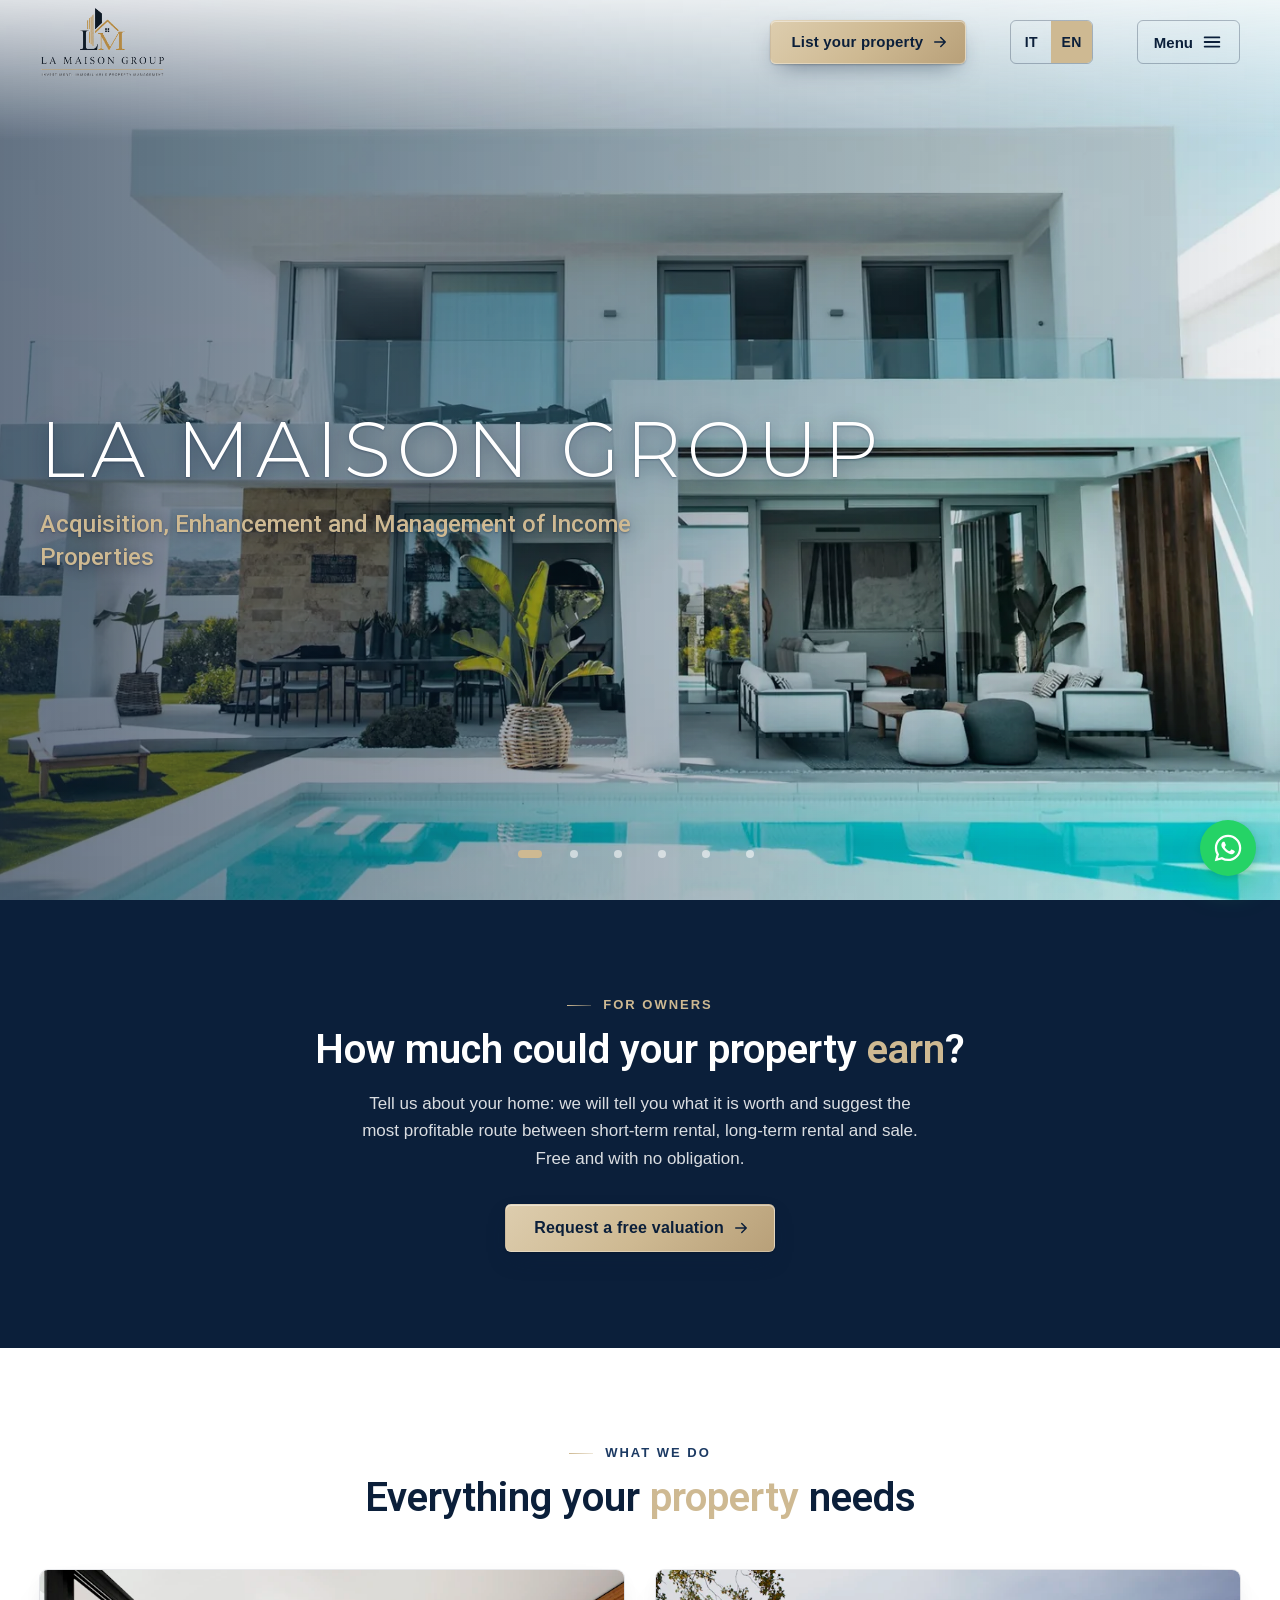
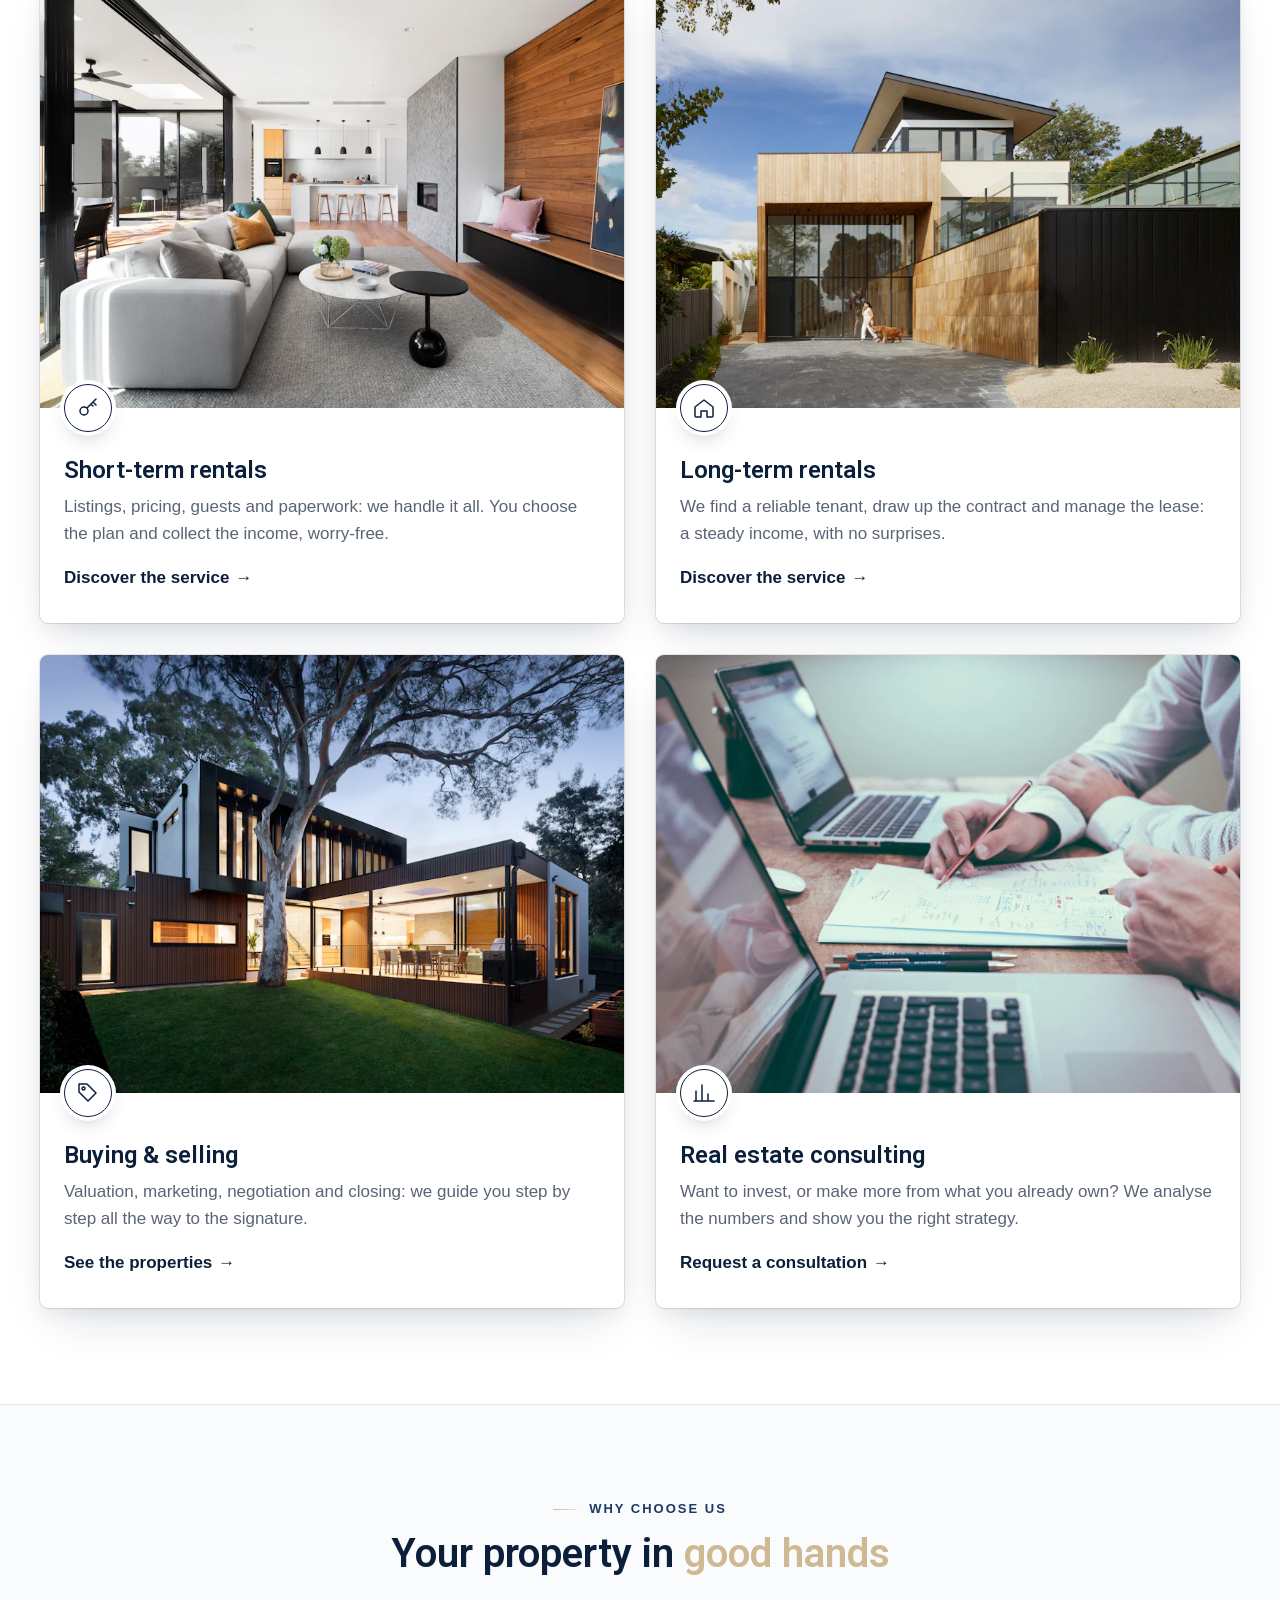
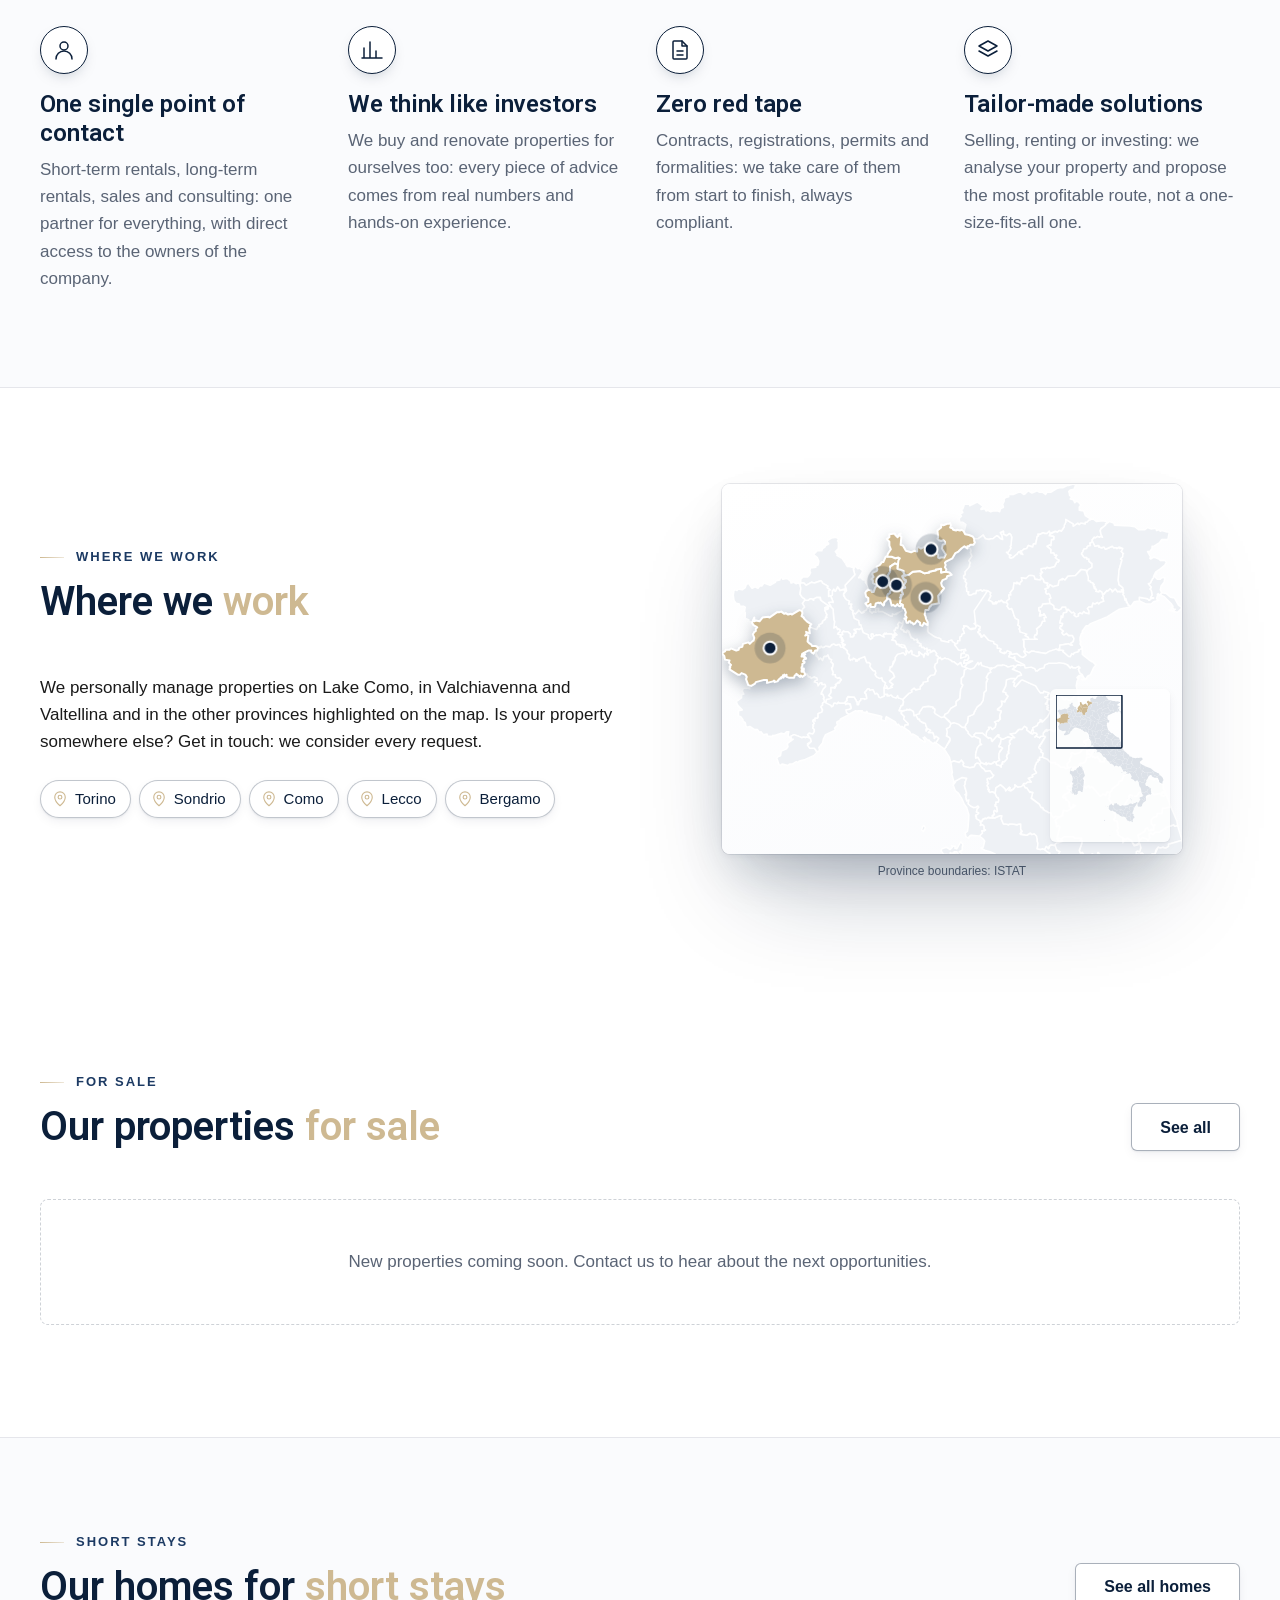
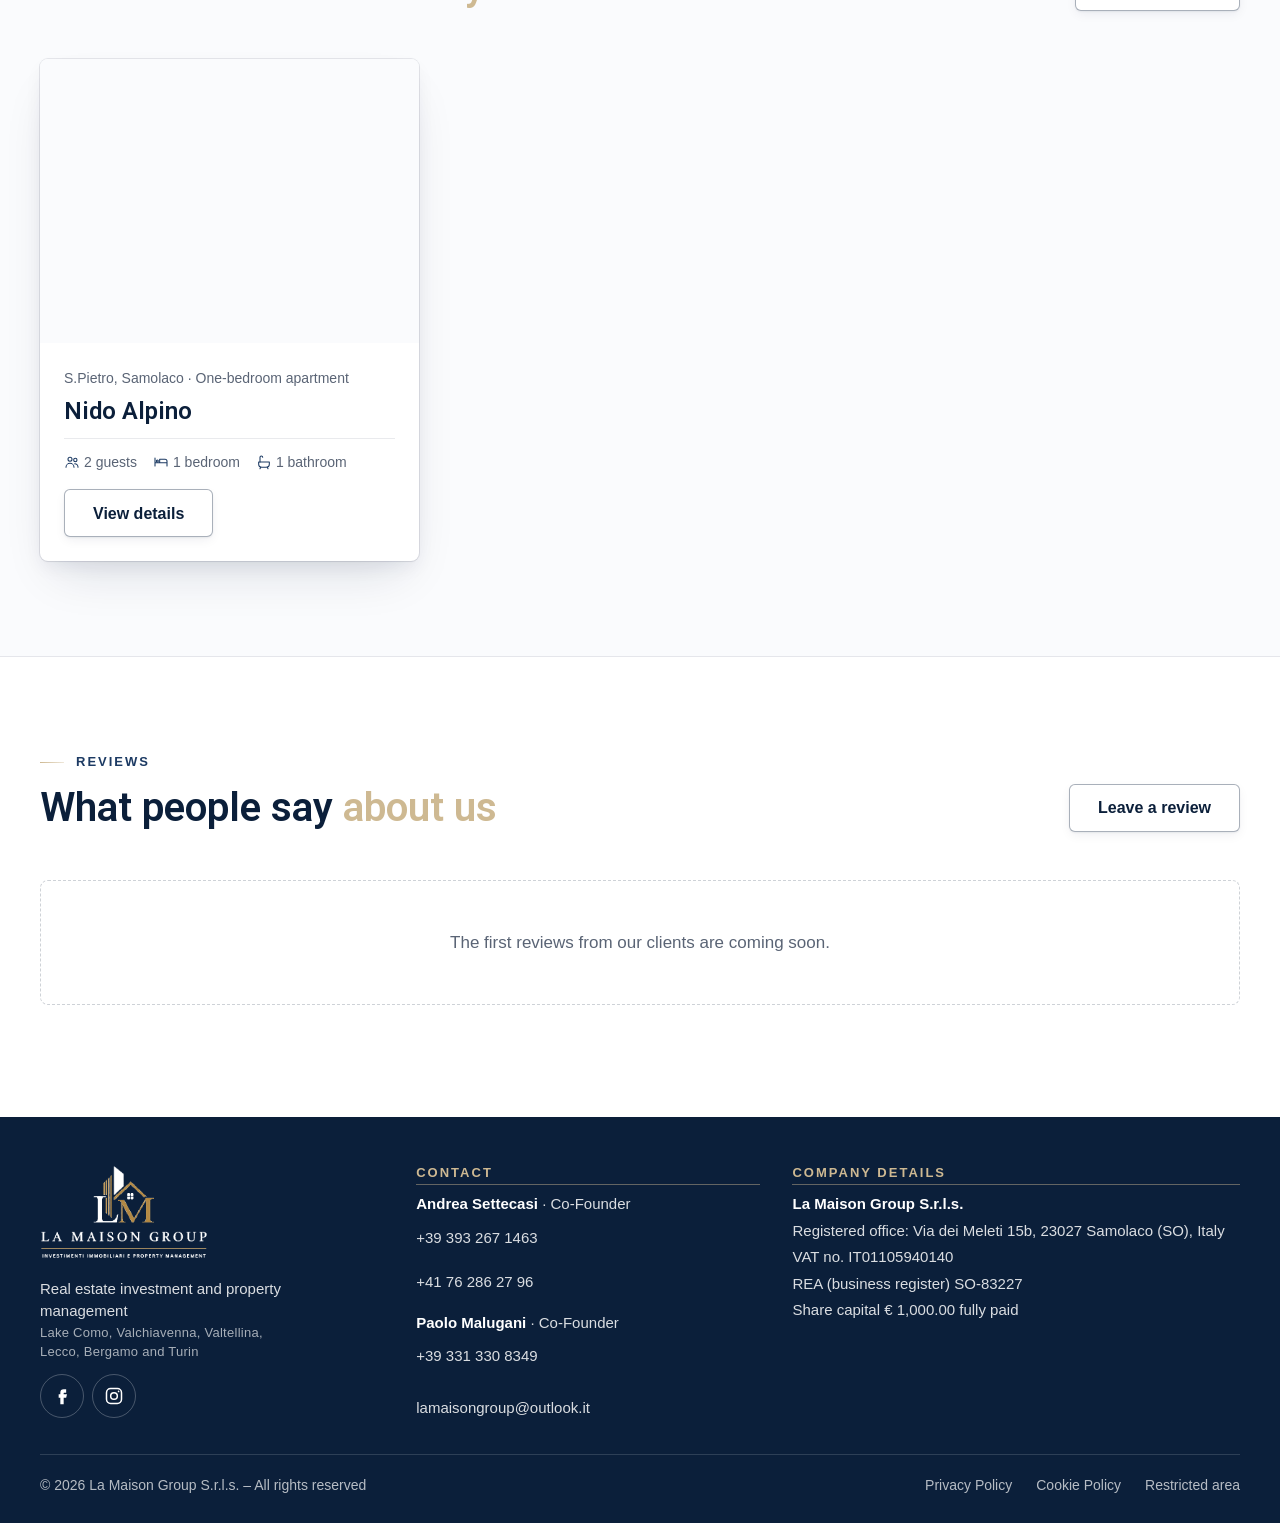
<file: index.html>
<!DOCTYPE html>
<html lang="it">
<head>
  <meta charset="utf-8">
  <meta name="viewport" content="width=device-width, initial-scale=1, viewport-fit=cover">
  <title>Gestione affitti brevi e immobili Lago di Como e Valtellina | LA MAISON GROUP</title>
  <meta name="description" content="Gestione affitti brevi, affitti e vendita di immobili sul Lago di Como, in Valchiavenna e Valtellina, nelle province di Sondrio, Como, Lecco, Bergamo e a Torino. Valutazione gratuita.">
  <link rel="canonical" href="https://www.lamaison-group.it/">
  <link rel="alternate" hreflang="it" href="https://www.lamaison-group.it/">
  <link rel="alternate" hreflang="en" href="https://www.lamaison-group.it/?lang=en">
  <link rel="alternate" hreflang="x-default" href="https://www.lamaison-group.it/">
  <meta name="google-site-verification" content="Ft_7rAFWpm3oOoaZWLYkzv09F-YsC5GKJDvocbCDiPQ">
  <meta name="theme-color" content="#0B1F3A">
  <meta property="og:title" content="LA MAISON GROUP | Lago di Como e Valtellina">
  <meta property="og:description" content="Gestione affitti brevi, affitti e vendita di immobili sul Lago di Como, in Valchiavenna e Valtellina, nelle province di Sondrio, Como, Lecco, Bergamo e a Torino. Valutazione gratuita.">
  <meta property="og:image" content="https://www.lamaison-group.it/img/hero-luce-1.webp">
  <meta property="og:type" content="website">
  <link rel="icon" href="/favicon.ico" sizes="48x48">
  <link rel="icon" type="image/png" sizes="192x192" href="img/favicon-192.png">
  <meta property="og:site_name" content="LA MAISON GROUP">
  <link rel="apple-touch-icon" href="img/apple-touch-icon.png">
  <link rel="stylesheet" href="css/fonts.css?v=09f8ab51">
  <link rel="preload" as="font" href="fonts/montserrat-light-latin.woff2" type="font/woff2" crossorigin>
  <link rel="preload" as="image" media="(orientation: portrait)" href="img/hero-luce-1-v1080.webp" imagesrcset="img/hero-luce-1-v720.webp 720w, img/hero-luce-1-v1080.webp 1080w" imagesizes="(max-aspect-ratio: 9/16) 56.25vh, 100vw" type="image/webp">
  <link rel="preload" as="image" media="(orientation: landscape)" href="img/hero-luce-1.webp" imagesrcset="img/hero-luce-1-800.webp 800w, img/hero-luce-1-1280.webp 1280w, img/hero-luce-1.webp 1920w, img/hero-luce-1-2400.webp 2400w" imagesizes="(max-aspect-ratio: 16/9) 177.78vh, 100vw" type="image/webp">
  <link rel="stylesheet" href="css/style.css?v=a8f08e84">
  <script>document.documentElement.classList.add('js', 'content-loading');</script>
  <script src="js/main.js?v=369428e8" defer></script>
  <script src="js/dati.js?v=98647fd2" defer></script>
  <script src="js/content.js?v=72977fe3" defer></script>
  <script src="js/statistiche.js?v=24aaef0d" defer></script>
  <script src="js/lingua.js?v=8e7e1fbe" defer></script>
  <script src="js/render.js?v=3ba0104d" defer></script>
  <script src="js/mappa.js?v=b2365f45" defer></script>
  <script type="application/ld+json">{"@context":"https://schema.org","@type":"WebSite","name":"LA MAISON GROUP","alternateName":["La Maison Group","LaMaison Group"],"url":"https://www.lamaison-group.it/"}</script>
</head>
<body data-page="index">
  <a class="skip-link" href="#contenuto">Vai al contenuto</a>

  <!-- ===== Header ===== -->
  <header class="header" id="header">
    <div class="container header__inner">
      <a class="header__logo" href="index.html" aria-label="LA MAISON GROUP, torna alla home">
        <img data-edit-img="@sito.logo_chiaro" class="logo--light" src="img/logo-chiaro.png" alt="Logo LA MAISON GROUP" width="240" height="134">
        <img data-edit-img="@sito.logo" class="logo--dark" src="img/logo.png" alt="" width="240" height="134">
      </a>
      <nav class="nav" aria-label="Menu principale">
        <a data-edit="@menu.index" href="index.html" aria-current="page">Home</a>
        <a data-edit="@menu.chi_siamo" href="chi-siamo.html">Chi siamo</a>
        <a data-edit="@menu.affitti_brevi" href="affitti-brevi.html">Affitti brevi</a>
        <a data-edit="@menu.affitti_tradizionali" href="affitti-tradizionali.html">Affitti tradizionali</a>
        <a data-edit="@menu.vendita" href="vendita.html">Vendita</a>
        <a data-edit="@menu.progetti" href="progetti.html">Progetti</a>
        <a data-edit="@menu.recensioni" href="recensioni.html">Recensioni</a>
        <a data-edit="@menu.contatti" href="contatti.html">Contatti</a>
      </nav>
      <a data-edit="@menu.pulsante" class="btn btn--gold header__cta" href="contatti.html?tipo=affidare">Affida il tuo immobile</a>
      <div class="lang-switch" role="group" aria-label="Lingua">
        <button type="button" data-lang="it" lang="it" aria-pressed="true"><span class="visually-hidden">Italiano</span><span aria-hidden="true">IT</span></button>
        <button type="button" data-lang="en" lang="en" aria-pressed="false"><span class="visually-hidden">English</span><span aria-hidden="true">EN</span></button>
      </div>
      <button class="burger" type="button" aria-label="Apri il menu" aria-expanded="false" aria-controls="mobile-menu">
        <span class="burger__label" aria-hidden="true">Menù</span>
        <svg class="icon-open" viewBox="0 0 24 24" fill="none" stroke="currentColor" stroke-width="2" stroke-linecap="round" aria-hidden="true"><path d="M4 7h16M4 12h16M4 17h16"/></svg>
        <svg class="icon-close" viewBox="0 0 24 24" fill="none" stroke="currentColor" stroke-width="2" stroke-linecap="round" aria-hidden="true"><path d="M6 6l12 12M18 6L6 18"/></svg>
      </button>
    </div>
  </header>

  <div class="mobile-menu" id="mobile-menu" aria-label="Menu">
    <div class="mobile-menu__lang" role="group" aria-label="Lingua">
      <button type="button" data-lang="it" lang="it" aria-pressed="true">Italiano</button>
      <button type="button" data-lang="en" lang="en" aria-pressed="false">English</button>
    </div>
    <ul>
      <li><a data-edit="@menu.index" href="index.html" aria-current="page">Home</a></li>
      <li><a data-edit="@menu.chi_siamo" href="chi-siamo.html">Chi siamo</a></li>
      <li><a data-edit="@menu.affitti_brevi" href="affitti-brevi.html">Affitti brevi</a></li>
      <li><a data-edit="@menu.affitti_tradizionali" href="affitti-tradizionali.html">Affitti tradizionali</a></li>
      <li><a data-edit="@menu.vendita" href="vendita.html">Vendita</a></li>
      <li><a data-edit="@menu.progetti" href="progetti.html">Progetti</a></li>
      <li><a data-edit="@menu.recensioni" href="recensioni.html">Recensioni</a></li>
      <li><a data-edit="@menu.contatti" href="contatti.html">Contatti</a></li>
    </ul>
    <a data-edit="@menu.pulsante" class="btn btn--gold" href="contatti.html?tipo=affidare">Affida il tuo immobile</a>
  </div>

  <main id="contenuto">
    <!-- ===== Hero ===== -->
    <section class="hero on-navy" aria-labelledby="hero-title">
      <picture><source media="(orientation: portrait)" srcset="img/hero-luce-1-v720.webp 720w, img/hero-luce-1-v1080.webp 1080w" sizes="(max-aspect-ratio: 9/16) 56.25vh, 100vw"><img data-edit-img="intestazione.foto_4" data-hero-slide class="hero__img is-active" src="img/hero-luce-1.webp" srcset="img/hero-luce-1-800.webp 800w, img/hero-luce-1-1280.webp 1280w, img/hero-luce-1.webp 1920w, img/hero-luce-1-2400.webp 2400w" sizes="(max-aspect-ratio: 16/9) 177.78vh, 100vw" width="1920" height="1080" fetchpriority="high"
           alt="Villa moderna bianca con piscina e giardino"></picture>
      <picture><source media="(orientation: portrait)" srcset="img/hero-luce-2-v720.webp 720w, img/hero-luce-2-v1080.webp 1080w" sizes="(max-aspect-ratio: 9/16) 56.25vh, 100vw"><img data-edit-img="intestazione.foto_5" data-hero-slide class="hero__img" src="img/hero-luce-2.webp" srcset="img/hero-luce-2-800.webp 800w, img/hero-luce-2-1280.webp 1280w, img/hero-luce-2.webp 1920w, img/hero-luce-2-2400.webp 2400w" sizes="(max-aspect-ratio: 16/9) 177.78vh, 100vw" width="1920" height="1080" decoding="async"
           alt="Soggiorno luminoso con grandi finestre ad arco e camino"></picture>
      <picture><source media="(orientation: portrait)" srcset="img/hero-luce-3-v720.webp 720w, img/hero-luce-3-v1080.webp 1080w" sizes="(max-aspect-ratio: 9/16) 56.25vh, 100vw"><img data-edit-img="intestazione.foto_6" data-hero-slide class="hero__img" src="img/hero-luce-3.webp" srcset="img/hero-luce-3-800.webp 800w, img/hero-luce-3-1280.webp 1280w, img/hero-luce-3.webp 1920w, img/hero-luce-3-2400.webp 2400w" sizes="(max-aspect-ratio: 16/9) 177.78vh, 100vw" width="1920" height="1080" decoding="async"
           alt="Cucina bianca con isola e sgabelli in legno"></picture>
      <picture><source media="(orientation: portrait)" srcset="img/hero-luce-4-v720.webp 720w, img/hero-luce-4-v1080.webp 1080w" sizes="(max-aspect-ratio: 9/16) 56.25vh, 100vw"><img data-edit-img="intestazione.foto_7" data-hero-slide class="hero__img" src="img/hero-luce-4.webp" srcset="img/hero-luce-4-800.webp 800w, img/hero-luce-4-1280.webp 1280w, img/hero-luce-4.webp 1920w, img/hero-luce-4-2400.webp 2400w" sizes="(max-aspect-ratio: 16/9) 177.78vh, 100vw" width="1920" height="1080" decoding="async"
           alt="Open space luminoso con scala in legno e grandi vetrate"></picture>
      <picture><source media="(orientation: portrait)" srcset="img/hero-luce-5-v720.webp 720w, img/hero-luce-5-v1080.webp 1080w" sizes="(max-aspect-ratio: 9/16) 56.25vh, 100vw"><img data-edit-img="intestazione.foto_8" data-hero-slide class="hero__img" src="img/hero-luce-5.webp" srcset="img/hero-luce-5-800.webp 800w, img/hero-luce-5-1280.webp 1280w, img/hero-luce-5.webp 1920w, img/hero-luce-5-2400.webp 2400w" sizes="(max-aspect-ratio: 16/9) 177.78vh, 100vw" width="1920" height="1080" decoding="async"
           alt="Soggiorno chiaro con divano angolare e piante"></picture>
      <picture><source media="(orientation: portrait)" srcset="img/hero-3-v720.webp 720w, img/hero-3-v1080.webp 1080w" sizes="(max-aspect-ratio: 9/16) 56.25vh, 100vw"><img data-edit-img="intestazione.foto_3" data-hero-slide class="hero__img" src="img/hero-3.webp" srcset="img/hero-3-800.webp 800w, img/hero-3-1280.webp 1280w, img/hero-3.webp 1920w, img/hero-3-2400.webp 2400w" sizes="(max-aspect-ratio: 16/9) 177.78vh, 100vw" width="1920" height="1080" decoding="async"
           alt="Villa moderna con piscina"></picture>
      <div class="container hero__content">
        <h1 data-edit="intestazione.titolo_1" id="hero-title">LA <span class="accent">MAISON</span> GROUP</h1>
        <p data-edit="intestazione.testo_1" class="hero__subtitle">Acquisizione, Valorizzazione e Gestione di Immobili a Reddito</p>
      </div>
    </section>

    <!-- ===== Per i proprietari ===== -->
    <section class="section section--navy cta on-navy" aria-labelledby="cta-title">
      <div class="container reveal">
        <span data-edit="invito_finale.etichetta_1" class="label">Per i proprietari</span>
        <h2 data-edit="invito_finale.titolo_1" id="cta-title">Quanto può <span class="accent">rendere</span> il tuo immobile?</h2>
        <p data-edit="invito_finale.testo_1">Raccontaci la tua casa: ti diciamo quanto vale e ti proponiamo la strada più redditizia tra affitto breve, affitto a lungo termine e vendita. Gratis e senza impegno.</p>
        <div class="btn-row">
          <a data-edit="invito_finale.pulsante_1" class="btn btn--gold" href="valutazione.html">Richiedi una valutazione gratuita</a>
        </div>
      </div>
    </section>

    <!-- ===== Servizi ===== -->
    <section class="section" aria-labelledby="servizi-title">
      <div class="container">
        <div class="section-head section-head--center reveal">
          <span data-edit="servizi.etichetta_1" class="label">Cosa facciamo</span>
          <h2 data-edit="servizi.titolo_1" id="servizi-title">Tutto ciò che serve al tuo <span class="accent">immobile</span></h2>
        </div>
        <div class="grid">
          <article class="card service reveal">
            <div class="card__media">
              <img data-edit-img="servizi.foto_1" src="img/servizio-affitti-brevi.webp" width="800" height="600" loading="lazy"
                   alt="Soggiorno arredato di un appartamento per affitti brevi">
            </div>
            <div class="card__body">
              <span class="icon-circle" aria-hidden="true"><svg viewBox="0 0 24 24" fill="none" stroke="currentColor" stroke-width="1.6" stroke-linecap="round" stroke-linejoin="round"><circle cx="8" cy="15" r="4"/><path d="M11 12l9-9M17 6l3 3M15 8l2 2"/></svg></span>
              <h3><a data-edit="servizi.sottotitolo_1" class="card__stretched" href="affitti-brevi.html">Affitti brevi</a></h3>
              <p data-edit="servizi.testo_1">Annunci, prezzi, ospiti e pratiche burocratiche li gestiamo noi. Tu scegli la formula e incassi, senza pensieri.</p>
              <span data-edit="servizi.link_1" class="card__link">Scopri il servizio</span>
            </div>
          </article>
          <article class="card service reveal">
            <div class="card__media">
              <img data-edit-img="servizi.foto_2" src="img/servizio-affitti-tradizionali.webp" width="800" height="600" loading="lazy"
                   alt="Interno di un appartamento disponibile in affitto a lungo termine">
            </div>
            <div class="card__body">
              <span class="icon-circle" aria-hidden="true"><svg viewBox="0 0 24 24" fill="none" stroke="currentColor" stroke-width="1.6" stroke-linecap="round" stroke-linejoin="round"><path d="M3 11l9-7 9 7v9a1 1 0 0 1-1 1h-5v-6H9v6H4a1 1 0 0 1-1-1z"/></svg></span>
              <h3><a data-edit="servizi.sottotitolo_2" class="card__stretched" href="affitti-tradizionali.html">Affitti tradizionali</a></h3>
              <p data-edit="servizi.testo_2">Troviamo un inquilino affidabile, prepariamo il contratto e seguiamo la locazione: un reddito stabile, senza sorprese.</p>
              <span data-edit="servizi.link_2" class="card__link">Scopri il servizio</span>
            </div>
          </article>
          <article class="card service reveal">
            <div class="card__media">
              <img data-edit-img="servizi.foto_3" src="img/servizio-compravendita.webp" width="800" height="600" loading="lazy"
                   alt="Facciata di una casa moderna in vendita">
            </div>
            <div class="card__body">
              <span class="icon-circle" aria-hidden="true"><svg viewBox="0 0 24 24" fill="none" stroke="currentColor" stroke-width="1.6" stroke-linecap="round" stroke-linejoin="round"><path d="M20 12l-8 8-9-9V3h8z"/><circle cx="7.5" cy="7.5" r="1.5"/></svg></span>
              <h3><a data-edit="servizi.sottotitolo_3" class="card__stretched" href="vendita.html">Compravendita</a></h3>
              <p data-edit="servizi.testo_3">Valutazione, promozione, trattativa e rogito: ti accompagniamo passo dopo passo fino alla firma.</p>
              <span data-edit="servizi.link_3" class="card__link">Vedi gli immobili</span>
            </div>
          </article>
          <article class="card service reveal">
            <div class="card__media">
              <img data-edit-img="servizi.foto_4" src="img/servizio-consulenza.webp" width="800" height="600" loading="lazy"
                   alt="Consulenti al lavoro su documenti e computer">
            </div>
            <div class="card__body">
              <span class="icon-circle" aria-hidden="true"><svg viewBox="0 0 24 24" fill="none" stroke="currentColor" stroke-width="1.6" stroke-linecap="round" stroke-linejoin="round"><path d="M4 20V10M10 20V4M16 20v-7M22 20H2"/></svg></span>
              <h3><a data-edit="servizi.sottotitolo_4" class="card__stretched" href="contatti.html?tipo=consulenza">Consulenza immobiliare</a></h3>
              <p data-edit="servizi.testo_4">Vuoi investire o far rendere di più ciò che hai? Analizziamo i numeri e ti indichiamo la strategia giusta.</p>
              <span data-edit="servizi.link_4" class="card__link">Richiedi una consulenza</span>
            </div>
          </article>
        </div>
      </div>
    </section>

    <!-- ===== Perché sceglierci ===== -->
    <section class="section section--grey" aria-labelledby="perche-title">
      <div class="container">
        <div class="section-head section-head--center reveal">
          <span data-edit="perche_sceglierci.etichetta_1" class="label">Perché sceglierci</span>
          <h2 data-edit="perche_sceglierci.titolo_1" id="perche-title">Il tuo immobile in <span class="accent">buone mani</span></h2>
        </div>
        <ul class="grid grid--4">
          <li class="feature reveal">
            <span class="icon-circle" aria-hidden="true"><svg viewBox="0 0 24 24" fill="none" stroke="currentColor" stroke-width="1.6" stroke-linecap="round" stroke-linejoin="round"><circle cx="12" cy="8" r="4"/><path d="M4 21a8 8 0 0 1 16 0"/></svg></span>
            <h3 data-edit="perche_sceglierci.sottotitolo_1">Un unico referente</h3>
            <p data-edit="perche_sceglierci.testo_1">Affitti brevi, affitti a lungo termine, compravendita e consulenza: un solo interlocutore per tutto, con un contatto diretto con i titolari.</p>
          </li>
          <li class="feature reveal">
            <span class="icon-circle" aria-hidden="true"><svg viewBox="0 0 24 24" fill="none" stroke="currentColor" stroke-width="1.6" stroke-linecap="round" stroke-linejoin="round"><path d="M4 20V10M10 20V4M16 20v-7M22 20H2"/></svg></span>
            <h3 data-edit="perche_sceglierci.sottotitolo_2">Ragioniamo da investitori</h3>
            <p data-edit="perche_sceglierci.testo_2">Compriamo e ristrutturiamo immobili anche per noi: ogni consiglio nasce dai numeri e dall'esperienza sul campo.</p>
          </li>
          <li class="feature reveal">
            <span class="icon-circle" aria-hidden="true"><svg viewBox="0 0 24 24" fill="none" stroke="currentColor" stroke-width="1.6" stroke-linecap="round" stroke-linejoin="round"><path d="M14 3H6a1 1 0 0 0-1 1v16a1 1 0 0 0 1 1h12a1 1 0 0 0 1-1V8z"/><path d="M14 3v5h5M9 13h6M9 17h6"/></svg></span>
            <h3 data-edit="perche_sceglierci.sottotitolo_3">Zero burocrazia</h3>
            <p data-edit="perche_sceglierci.testo_3">Contratti, registrazioni, pratiche e adempimenti: li seguiamo noi dall'inizio alla fine, sempre in regola.</p>
          </li>
          <li class="feature reveal">
            <span class="icon-circle" aria-hidden="true"><svg viewBox="0 0 24 24" fill="none" stroke="currentColor" stroke-width="1.6" stroke-linecap="round" stroke-linejoin="round"><path d="M12 3l9 5-9 5-9-5z"/><path d="M3 13l9 5 9-5"/></svg></span>
            <h3 data-edit="perche_sceglierci.sottotitolo_4">Soluzioni su misura</h3>
            <p data-edit="perche_sceglierci.testo_4">Vendere, affittare o investire: analizziamo il tuo immobile e ti proponiamo la strada più conveniente, non quella standard.</p>
          </li>
        </ul>
      </div>
    </section>

    <!-- ===== Dove operiamo ===== -->
    <section class="section" aria-labelledby="zone-title">
      <div class="container zone">
        <div class="zone__text reveal">
          <div class="section-head">
            <span data-edit="dove_operiamo.etichetta_1" class="label">Dove operiamo</span>
            <h2 data-edit="dove_operiamo.titolo_1" id="zone-title">Dove <span class="accent">operiamo</span></h2>
          </div>
          <p data-edit="dove_operiamo.testo_1">Seguiamo di persona gli immobili sul Lago di Como, in Valchiavenna e Valtellina e nelle altre province evidenziate sulla mappa. Il tuo immobile si trova altrove? Scrivici: valutiamo ogni richiesta.</p>
        </div>
        <figure class="zone__map reveal" data-map>
          <div class="zone__canvas"></div>
          <figcaption>Confini delle province: ISTAT</figcaption>
        </figure>
      </div>
    </section>

    <!-- ===== Immobili in vendita (da data/vendita.json) ===== -->
    <section class="section" aria-labelledby="vendita-title">
      <div class="container">
        <div class="section-head-row reveal">
          <div class="section-head">
            <span data-edit="immobili_in_vendita.etichetta_1" class="label">In vendita</span>
            <h2 data-edit="immobili_in_vendita.titolo_1" id="vendita-title">Le nostre proposte <span class="accent">in vendita</span></h2>
          </div>
          <a data-edit="immobili_in_vendita.pulsante_1" class="btn btn--secondary" href="vendita.html">Vedi tutti</a>
        </div>
        <div class="grid grid--3" data-render="vendita" data-limit="3"></div>
      </div>
    </section>

    <!-- ===== Affitti brevi (da data/affitti-brevi.json) ===== -->
    <section class="section section--grey" aria-labelledby="brevi-title">
      <div class="container">
        <div class="section-head-row reveal">
          <div class="section-head">
            <span data-edit="affitti_brevi.etichetta_1" class="label">Affitti brevi</span>
            <h2 data-edit="affitti_brevi.titolo_1" id="brevi-title">I nostri alloggi per <span class="accent">affitti brevi</span></h2>
          </div>
          <a data-edit="affitti_brevi.pulsante_1" class="btn btn--secondary" href="affitti-brevi.html">Vedi gli alloggi</a>
        </div>
        <div class="grid grid--3" data-render="affitti-brevi" data-limit="3"></div>
      </div>
    </section>

    <!-- ===== Recensioni (da data/recensioni.json) ===== -->
    <section class="section" aria-labelledby="recensioni-title">
      <div class="container">
        <div class="section-head-row reveal">
          <div class="section-head">
            <span data-edit="recensioni.etichetta_1" class="label">Recensioni</span>
            <h2 data-edit="recensioni.titolo_1" id="recensioni-title">Cosa dicono <span class="accent">di noi</span></h2>
          </div>
          <a data-edit="recensioni.pulsante_1" class="btn btn--secondary" href="recensioni.html#lascia">Lascia una recensione</a>
        </div>
        <div class="grid grid--3 reviews-track" data-render="recensioni" data-limit="3"></div>
      </div>
    </section>

  </main>

  <!-- ===== Footer ===== -->
  <footer class="footer">
    <div class="container">
      <div class="footer__grid">
        <div>
          <a class="header__logo footer__logo" href="index.html" aria-label="LA MAISON GROUP, torna alla home">
            <img data-edit-img="@sito.logo_chiaro" src="img/logo-chiaro.png" alt="Logo LA MAISON GROUP" width="240" height="134" loading="lazy">
          </a>
          <p data-edit="@footer.testo_1">Investimenti immobiliari e property management</p>
          <p data-edit="@footer.zona_1" class="footer__zona">Lago di Como, Valchiavenna, Valtellina, Lecco, Bergamo e Torino</p>
          <ul class="footer__social" data-social hidden>
            <li data-social-item="facebook"><a href="#" target="_blank" rel="noopener" aria-label="Facebook"><svg viewBox="0 0 24 24" fill="currentColor" aria-hidden="true"><path d="M14 8h3V4h-3a4 4 0 0 0-4 4v2H8v4h2v8h4v-8h3l1-4h-4V8.5a.5.5 0 0 1 .5-.5z"/></svg></a></li>
            <li data-social-item="instagram"><a href="#" target="_blank" rel="noopener" aria-label="Instagram"><svg viewBox="0 0 24 24" fill="none" stroke="currentColor" stroke-width="1.8" aria-hidden="true"><rect x="3" y="3" width="18" height="18" rx="5"/><circle cx="12" cy="12" r="4"/><circle cx="17.5" cy="6.5" r="1" fill="currentColor" stroke="none"/></svg></a></li>
          </ul>
        </div>
        <div>
          <h2 data-edit="@footer.titolo_1">Contatti</h2>
          <p><strong data-edit="@footer.nome_1">Andrea Settecasi</strong> · <span data-edit="@footer.voce_1">Co-Founder</span><br>
            <a data-edit="@footer.telefono_1" data-edit-href="tel" href="tel:+393932671463">+39 393 267 1463</a><br>
            <a data-edit="@footer.telefono_2" data-edit-href="tel" data-optional="svizzero" href="tel:+41762862796">+41 76 286 27 96</a></p>
          <p><strong data-edit="@footer.nome_2">Paolo Malugani</strong> · <span data-edit="@footer.voce_2">Co-Founder</span><br>
            <a data-edit="@footer.telefono_3" data-edit-href="tel" href="tel:+393313308349">+39 331 330 8349</a></p>
          <p><a data-edit="@footer.email_1" data-edit-href="mailto" href="mailto:lamaisongroup@outlook.it">lamaisongroup@outlook.it</a></p>
        </div>
        <div>
          <h2 data-edit="@footer.titolo_3">Dati societari</h2>
          <p data-edit="@footer.testo_2"><strong>La Maison Group S.r.l.s.</strong></p>
          <p data-edit="@footer.sede">Sede legale: Via dei Meleti 15b, 23027 Samolaco (SO)</p>
          <p data-edit="@footer.testo_3">P. IVA 01105940140</p>
          <p data-edit="@footer.rea">REA SO-83227</p>
          <p data-edit="@footer.capitale">Capitale sociale € 1.000,00 i.v.</p>
        </div>
      </div>
      <div class="footer__bottom">
        <span data-edit="@footer.voce_3">© 2026 La Maison Group S.r.l.s. – Tutti i diritti riservati</span>
        <nav aria-label="Note legali">
          <a data-edit="@menu.privacy" href="privacy.html">Privacy Policy</a>
          <a data-edit="@menu.cookie" href="cookie.html">Cookie Policy</a>
          <a href="#admin" data-admin-link>Area riservata</a>
        </nav>
      </div>
    </div>
  </footer>

  <a class="whatsapp-float" href="https://wa.me/393932671463?text=Buongiorno%2C%20vorrei%20informazioni%20sui%20vostri%20servizi." target="_blank" rel="noopener" aria-label="Scrivici su WhatsApp" data-wa="1">
    <svg viewBox="0 0 24 24" fill="currentColor" aria-hidden="true"><path d="M12.04 2C6.58 2 2.13 6.45 2.13 11.91c0 1.75.46 3.45 1.32 4.95L2.05 22l5.25-1.38a9.9 9.9 0 0 0 4.74 1.21c5.46 0 9.91-4.45 9.91-9.91S17.5 2 12.04 2zm0 18.15a8.2 8.2 0 0 1-4.19-1.15l-.3-.18-3.12.82.83-3.04-.2-.31a8.2 8.2 0 0 1-1.26-4.38c0-4.54 3.7-8.23 8.24-8.23 4.54 0 8.23 3.69 8.23 8.23 0 4.54-3.69 8.24-8.23 8.24zm4.52-6.16c-.25-.12-1.47-.72-1.69-.81-.23-.08-.39-.12-.56.13-.17.25-.64.81-.78.97-.14.17-.29.19-.54.06-.25-.12-1.05-.39-1.99-1.23-.74-.66-1.23-1.47-1.38-1.72-.14-.25-.02-.38.11-.51.11-.11.25-.29.37-.43.13-.15.17-.25.25-.42.08-.17.04-.31-.02-.43-.06-.12-.56-1.34-.76-1.84-.2-.48-.41-.42-.56-.43h-.48c-.17 0-.43.06-.66.31-.22.25-.86.85-.86 2.07 0 1.22.89 2.4 1.01 2.56.12.17 1.75 2.67 4.23 3.74.59.26 1.05.41 1.41.52.59.19 1.13.16 1.56.1.48-.07 1.47-.6 1.67-1.18.21-.58.21-1.08.14-1.18-.06-.1-.22-.16-.47-.28z"/></svg>
  </a>
</body>
</html>
</file>
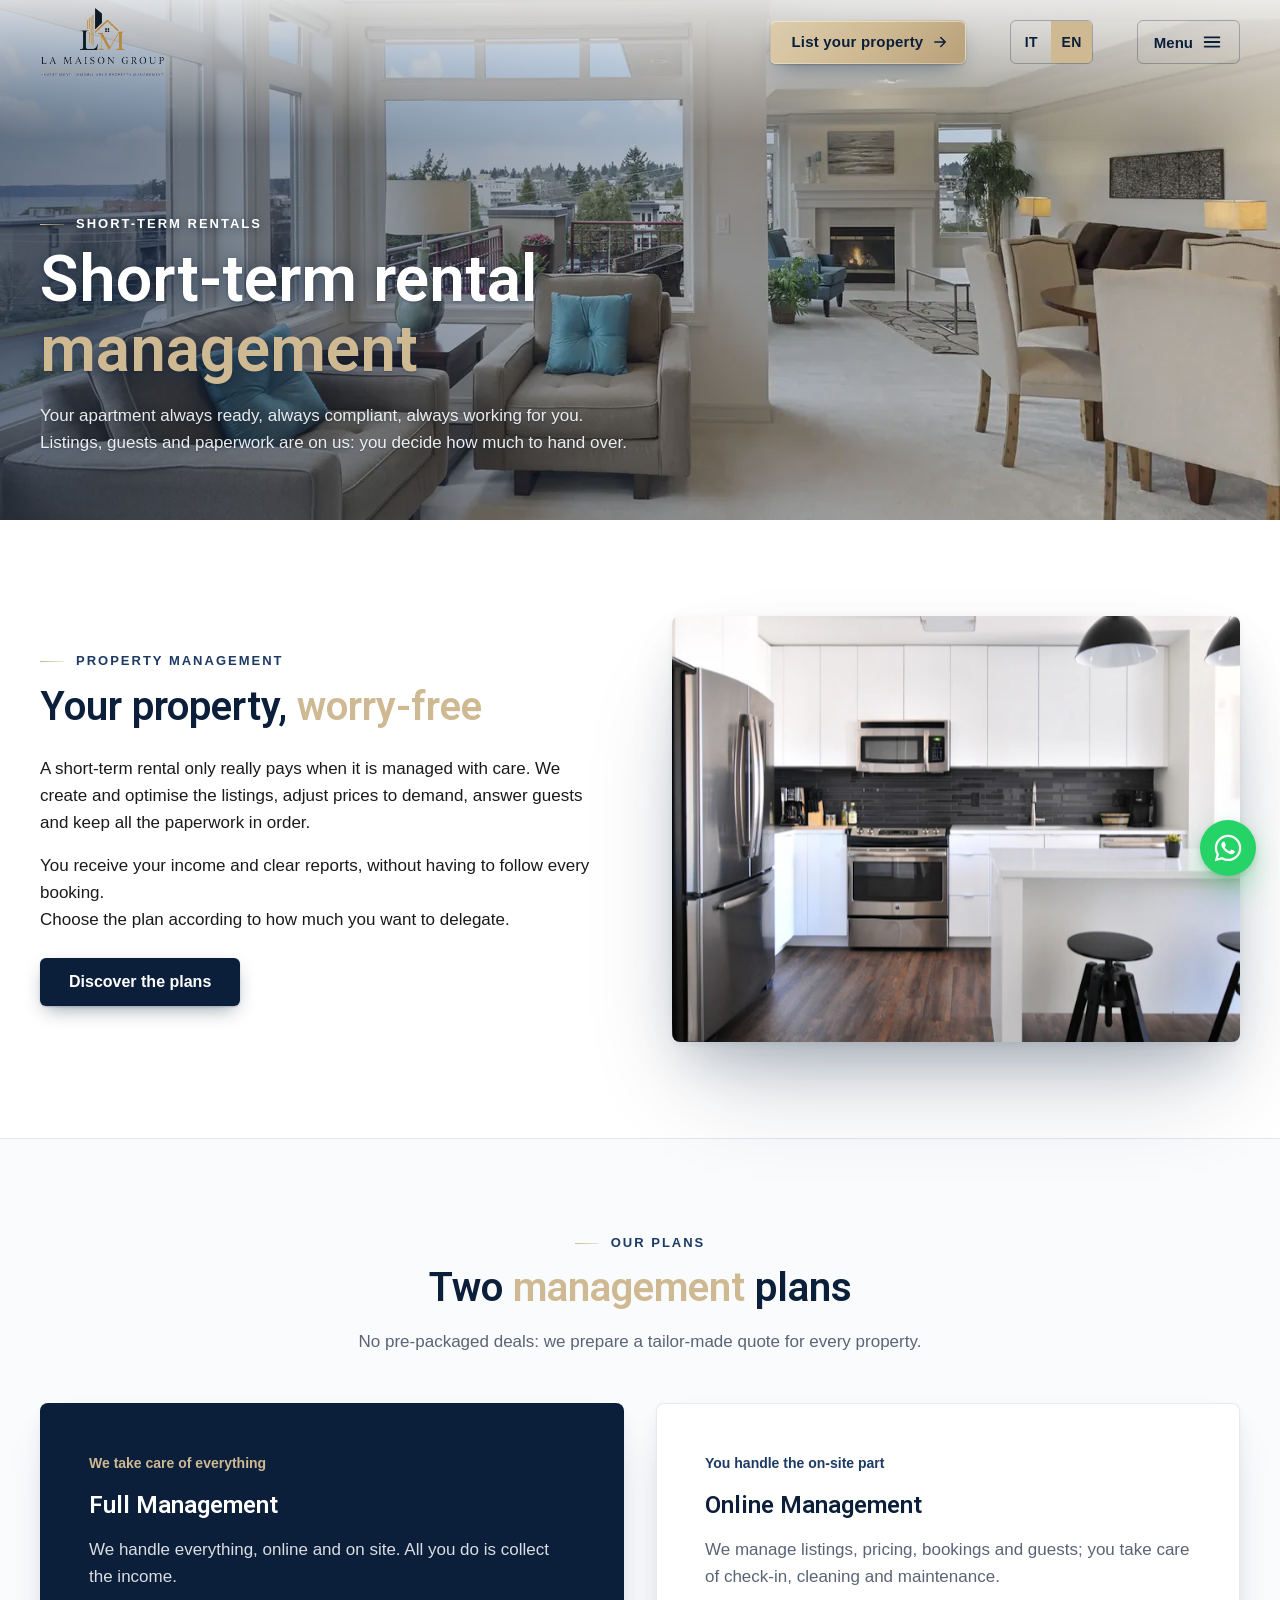
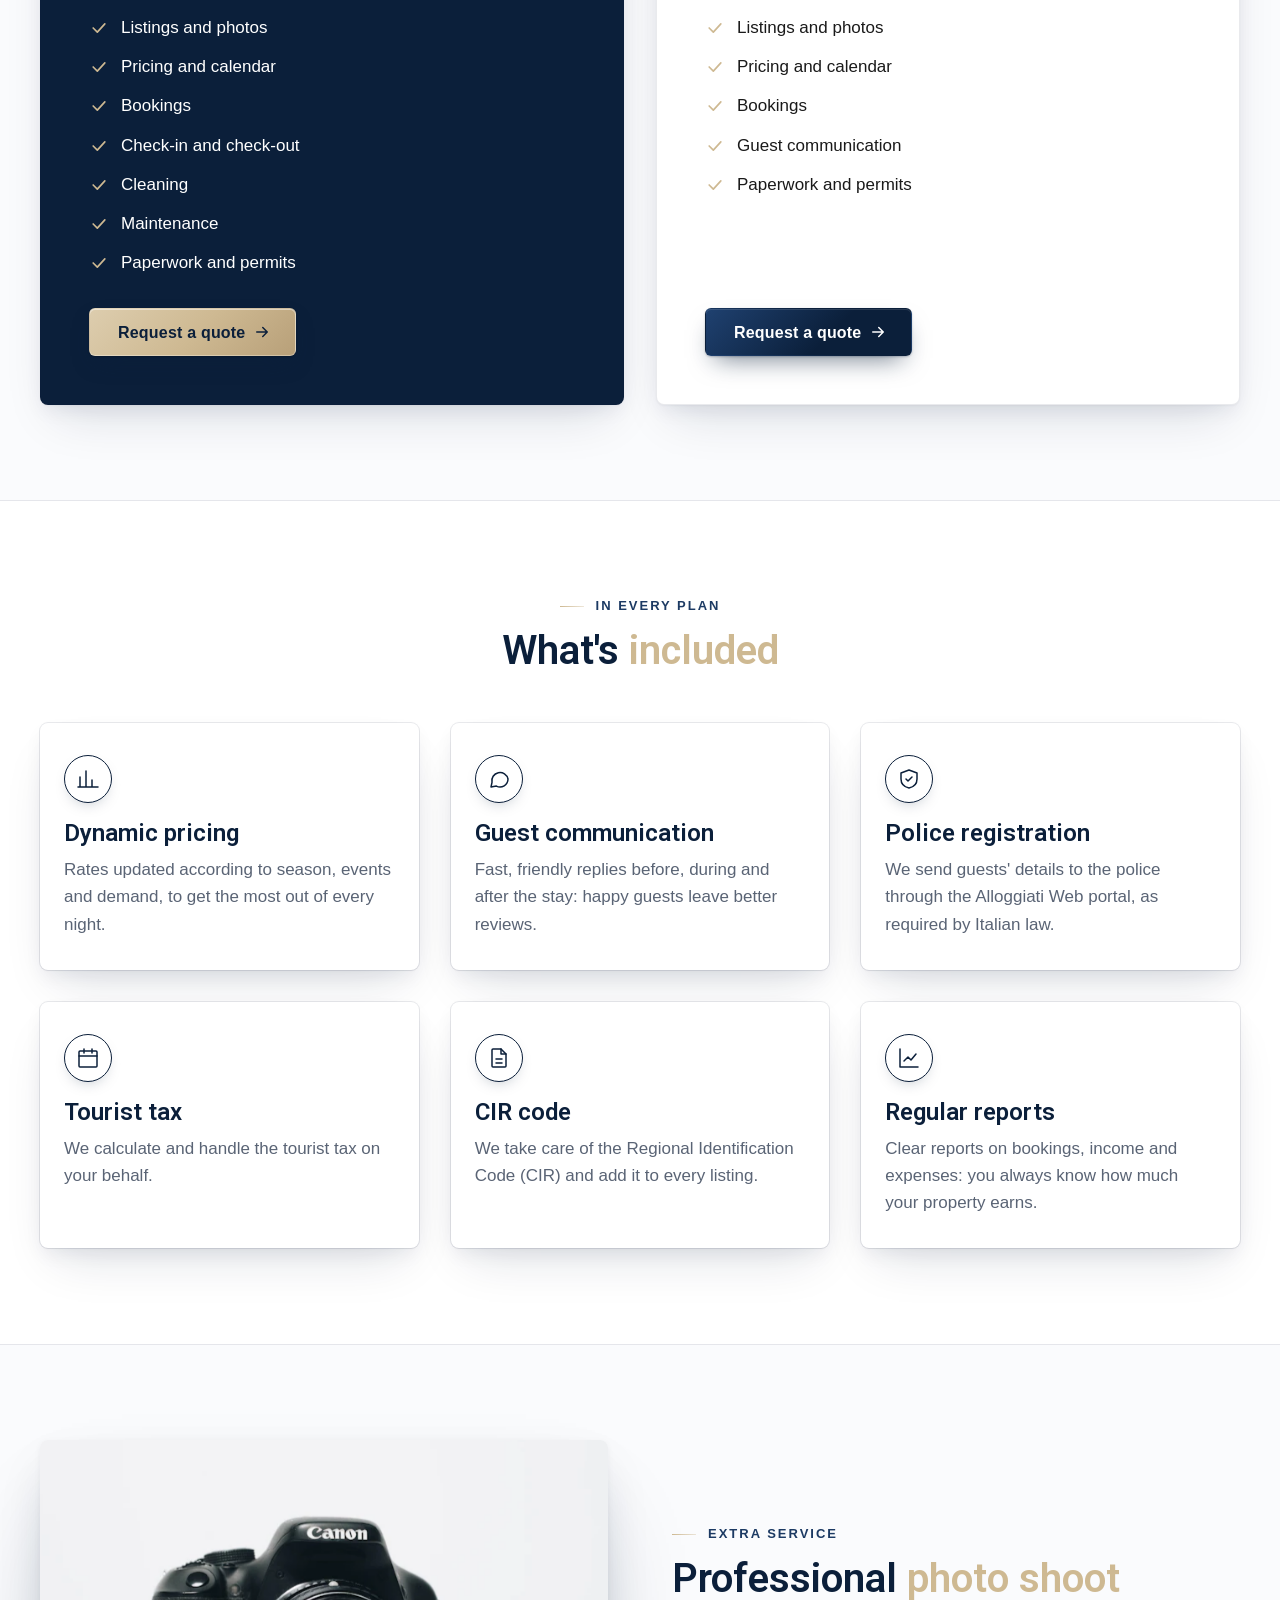
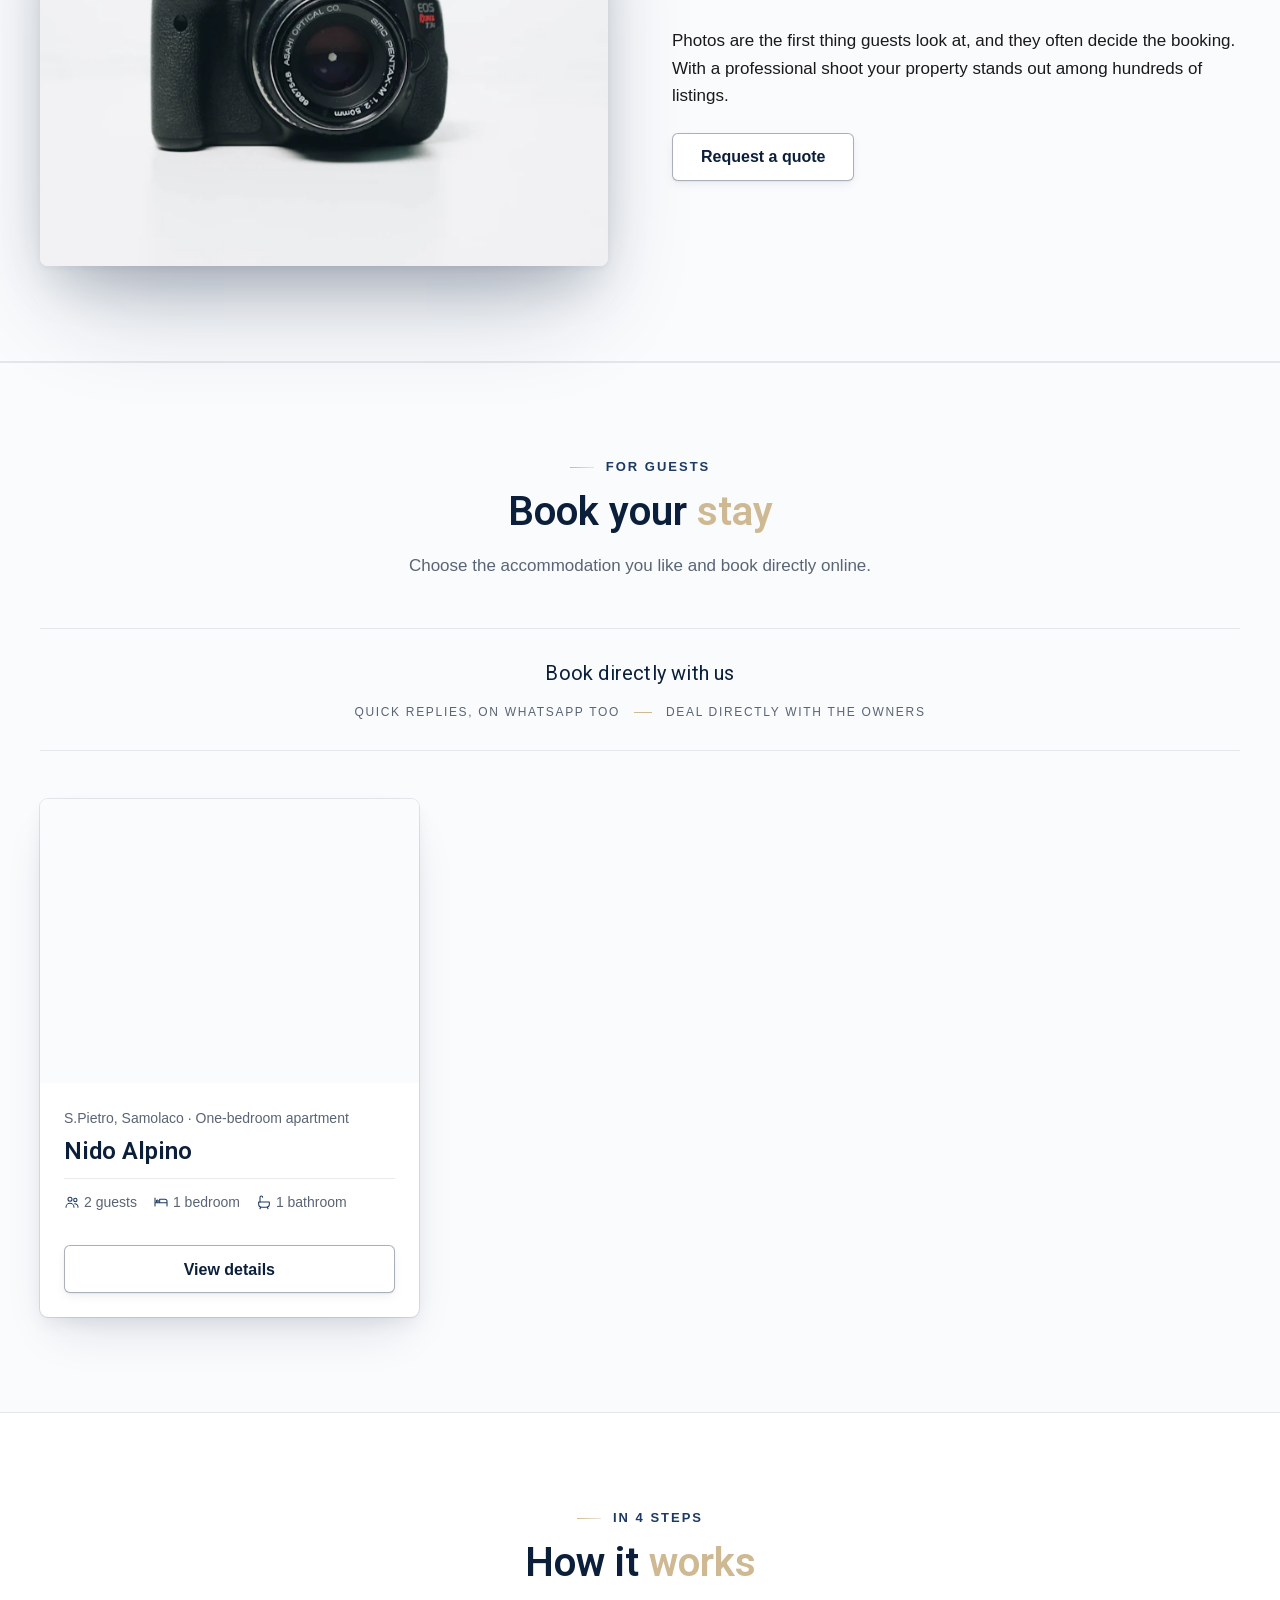
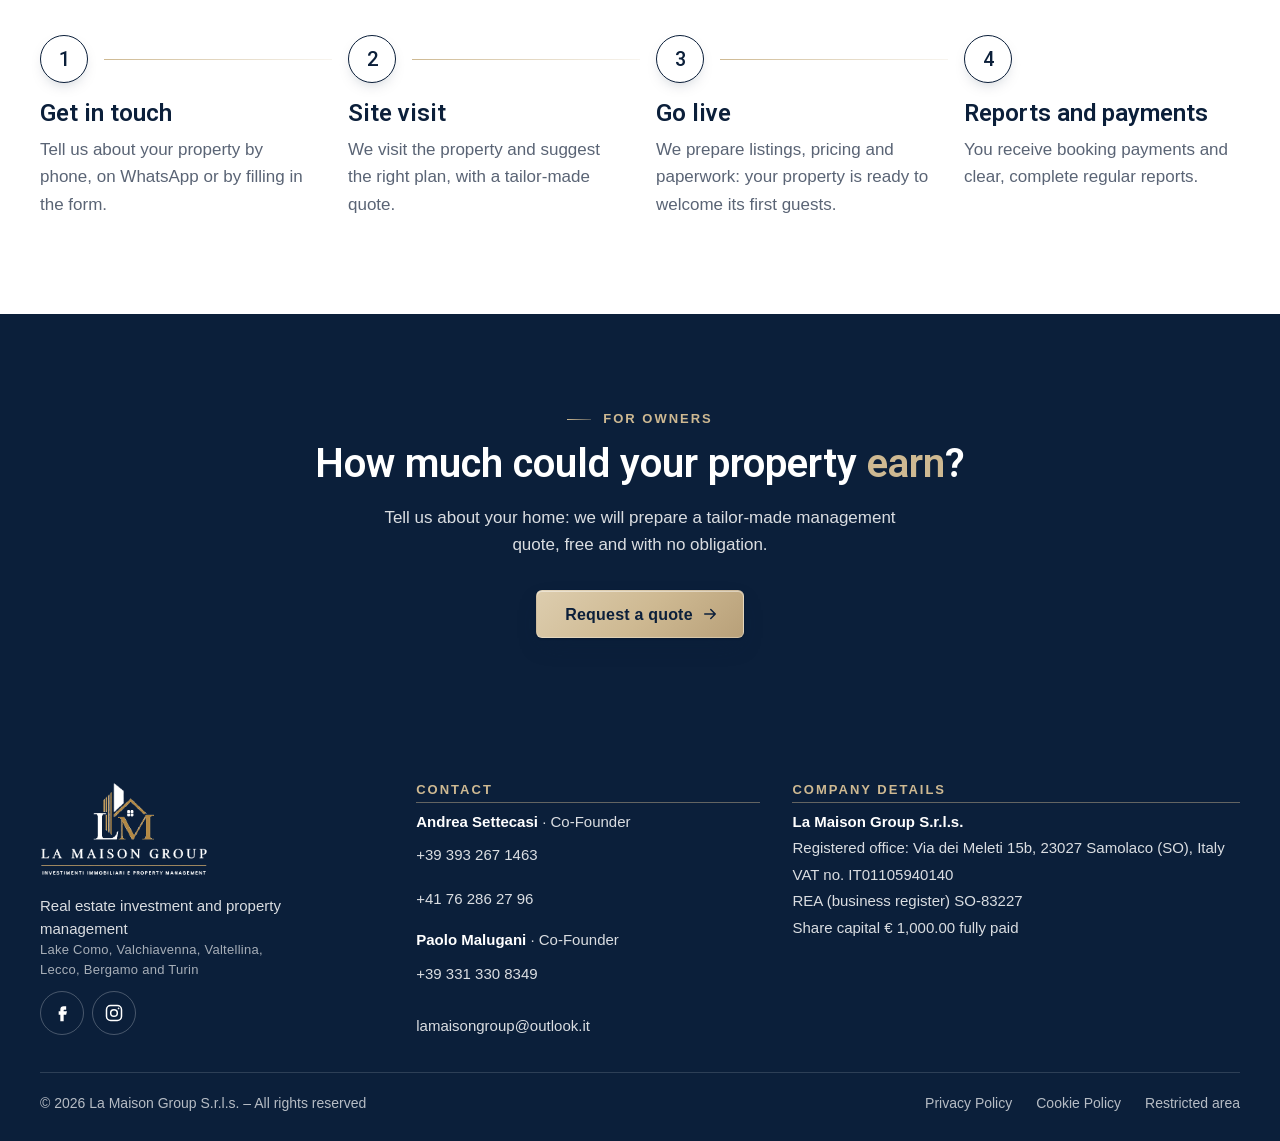
<file: affitti-brevi.html>
<!DOCTYPE html>
<html lang="it">
<head>
  <meta charset="utf-8">
  <meta name="viewport" content="width=device-width, initial-scale=1, viewport-fit=cover">
  <title>Gestione affitti brevi Lago di Como, Sondrio e Lecco | LA MAISON GROUP</title>
  <meta name="description" content="Gestione affitti brevi sul Lago di Como, in Valchiavenna, Valtellina, a Lecco, Bergamo e Torino: annunci, prezzi dinamici, ospiti, Alloggiati Web, imposta di soggiorno e CIR. Preventivo gratuito.">
  <link rel="canonical" href="https://www.lamaison-group.it/affitti-brevi.html">
  <link rel="alternate" hreflang="it" href="https://www.lamaison-group.it/affitti-brevi.html">
  <link rel="alternate" hreflang="en" href="https://www.lamaison-group.it/affitti-brevi.html?lang=en">
  <link rel="alternate" hreflang="x-default" href="https://www.lamaison-group.it/affitti-brevi.html">
  <meta name="theme-color" content="#0B1F3A">
  <meta property="og:title" content="Gestione affitti brevi Lago di Como, Sondrio e Lecco">
  <meta property="og:description" content="Gestione affitti brevi sul Lago di Como, in Valchiavenna, Valtellina, a Lecco, Bergamo e Torino: annunci, prezzi dinamici, ospiti, Alloggiati Web, imposta di soggiorno e CIR. Preventivo gratuito.">
  <meta property="og:image" content="https://www.lamaison-group.it/img/affitti-brevi-hero.webp">
  <meta property="og:type" content="website">
  <link rel="icon" href="/favicon.ico" sizes="48x48">
  <link rel="icon" type="image/png" sizes="192x192" href="img/favicon-192.png">
  <meta property="og:site_name" content="LA MAISON GROUP">
  <link rel="apple-touch-icon" href="img/apple-touch-icon.png">
  <link rel="stylesheet" href="css/fonts.css?v=09f8ab51">
  <link rel="preload" as="image" href="img/affitti-brevi-hero.webp" imagesrcset="img/affitti-brevi-hero-800.webp 800w, img/affitti-brevi-hero-1280.webp 1280w, img/affitti-brevi-hero.webp 1920w" imagesizes="100vw" type="image/webp">
  <link rel="stylesheet" href="css/style.css?v=a8f08e84">
  <script>document.documentElement.classList.add('js', 'content-loading');</script>
  <script src="js/main.js?v=369428e8" defer></script>
  <script src="js/dati.js?v=98647fd2" defer></script>
  <script src="js/content.js?v=72977fe3" defer></script>
  <script src="js/statistiche.js?v=24aaef0d" defer></script>
  <script src="js/lingua.js?v=8e7e1fbe" defer></script>
  <script src="js/render.js?v=3ba0104d" defer></script>
  <script src="js/forms.js?v=83b0d0cc" defer></script>
</head>
<body data-page="affitti-brevi">
  <a class="skip-link" href="#contenuto">Vai al contenuto</a>

  <!-- ===== Header ===== -->
  <header class="header" id="header">
    <div class="container header__inner">
      <a class="header__logo" href="index.html" aria-label="LA MAISON GROUP, torna alla home">
        <img data-edit-img="@sito.logo_chiaro" class="logo--light" src="img/logo-chiaro.png" alt="Logo LA MAISON GROUP" width="240" height="134">
        <img data-edit-img="@sito.logo" class="logo--dark" src="img/logo.png" alt="" width="240" height="134">
      </a>
      <nav class="nav" aria-label="Menu principale">
        <a data-edit="@menu.index" href="index.html">Home</a>
        <a data-edit="@menu.chi_siamo" href="chi-siamo.html">Chi siamo</a>
        <a data-edit="@menu.affitti_brevi" href="affitti-brevi.html" aria-current="page">Affitti brevi</a>
        <a data-edit="@menu.affitti_tradizionali" href="affitti-tradizionali.html">Affitti tradizionali</a>
        <a data-edit="@menu.vendita" href="vendita.html">Vendita</a>
        <a data-edit="@menu.progetti" href="progetti.html">Progetti</a>
        <a data-edit="@menu.recensioni" href="recensioni.html">Recensioni</a>
        <a data-edit="@menu.contatti" href="contatti.html">Contatti</a>
      </nav>
      <a data-edit="@menu.pulsante" class="btn btn--gold header__cta" href="contatti.html?tipo=affidare">Affida il tuo immobile</a>
      <div class="lang-switch" role="group" aria-label="Lingua">
        <button type="button" data-lang="it" lang="it" aria-pressed="true"><span class="visually-hidden">Italiano</span><span aria-hidden="true">IT</span></button>
        <button type="button" data-lang="en" lang="en" aria-pressed="false"><span class="visually-hidden">English</span><span aria-hidden="true">EN</span></button>
      </div>
      <button class="burger" type="button" aria-label="Apri il menu" aria-expanded="false" aria-controls="mobile-menu">
        <span class="burger__label" aria-hidden="true">Menù</span>
        <svg class="icon-open" viewBox="0 0 24 24" fill="none" stroke="currentColor" stroke-width="2" stroke-linecap="round" aria-hidden="true"><path d="M4 7h16M4 12h16M4 17h16"/></svg>
        <svg class="icon-close" viewBox="0 0 24 24" fill="none" stroke="currentColor" stroke-width="2" stroke-linecap="round" aria-hidden="true"><path d="M6 6l12 12M18 6L6 18"/></svg>
      </button>
    </div>
  </header>

  <div class="mobile-menu" id="mobile-menu" aria-label="Menu">
    <div class="mobile-menu__lang" role="group" aria-label="Lingua">
      <button type="button" data-lang="it" lang="it" aria-pressed="true">Italiano</button>
      <button type="button" data-lang="en" lang="en" aria-pressed="false">English</button>
    </div>
    <ul>
      <li><a data-edit="@menu.index" href="index.html">Home</a></li>
      <li><a data-edit="@menu.chi_siamo" href="chi-siamo.html">Chi siamo</a></li>
      <li><a data-edit="@menu.affitti_brevi" href="affitti-brevi.html" aria-current="page">Affitti brevi</a></li>
      <li><a data-edit="@menu.affitti_tradizionali" href="affitti-tradizionali.html">Affitti tradizionali</a></li>
      <li><a data-edit="@menu.vendita" href="vendita.html">Vendita</a></li>
      <li><a data-edit="@menu.progetti" href="progetti.html">Progetti</a></li>
      <li><a data-edit="@menu.recensioni" href="recensioni.html">Recensioni</a></li>
      <li><a data-edit="@menu.contatti" href="contatti.html">Contatti</a></li>
    </ul>
    <a data-edit="@menu.pulsante" class="btn btn--gold" href="contatti.html?tipo=affidare">Affida il tuo immobile</a>
  </div>

  <main id="contenuto">
    <!-- ===== Intestazione ===== -->
    <section class="page-hero on-navy" aria-labelledby="page-title">
      <img data-edit-img="intestazione.foto_1" class="hero__img" src="img/affitti-brevi-hero.webp" srcset="img/affitti-brevi-hero-800.webp 800w, img/affitti-brevi-hero-1280.webp 1280w, img/affitti-brevi-hero.webp 1920w" sizes="100vw" width="1920" height="1080" fetchpriority="high"
           alt="Soggiorno arredato di un appartamento pronto per ospiti in affitto breve">
      <div class="container">
        <div class="page-hero__content">
          <span data-edit="intestazione.etichetta_1" class="label">Affitti brevi</span>
          <h1 data-edit="intestazione.titolo_1" id="page-title">Gestione <span class="accent">affitti brevi</span></h1>
          <p data-edit="intestazione.testo_1">Il tuo appartamento sempre pronto, sempre in regola, sempre al lavoro per te.<br>Annunci, ospiti e pratiche li gestiamo noi: tu decidi quanto delegare.</p>
        </div>
      </div>
    </section>

    <!-- ===== Il servizio ===== -->
    <section class="section" aria-labelledby="servizio-title">
      <div class="container split">
        <div class="reveal">
          <div class="section-head">
            <span data-edit="il_servizio.etichetta_1" class="label">Property management</span>
            <h2 data-edit="il_servizio.titolo_1" id="servizio-title">Il tuo immobile, <span class="accent">senza pensieri</span></h2>
          </div>
          <p data-edit="il_servizio.testo_1">Un affitto breve rende davvero solo se è gestito con cura. Creiamo e ottimizziamo gli annunci, adeguiamo i prezzi alla domanda, rispondiamo agli ospiti e teniamo in ordine tutte le pratiche.</p>
          <p data-edit="il_servizio.testo_2">Tu ricevi i tuoi incassi e report chiari, senza dover seguire ogni prenotazione.<br>Scegli la formula in base a quanto vuoi delegare.</p>
          <a data-edit="il_servizio.pulsante_1" class="btn btn--primary" href="#formule">Scopri le formule</a>
        </div>
        <div class="split__media reveal">
          <img data-edit-img="il_servizio.foto_1" src="img/affitti-brevi-gestione.webp" width="800" height="600" loading="lazy"
               alt="Cucina moderna e luminosa di un appartamento in gestione">
        </div>
      </div>
    </section>

    <!-- ===== Formule ===== -->
    <section class="section section--grey" id="formule" aria-labelledby="formule-title">
      <div class="container">
        <div class="section-head section-head--center reveal">
          <span data-edit="formule.etichetta_1" class="label">Le formule</span>
          <h2 data-edit="formule.titolo_1" id="formule-title">Due formule di <span class="accent">gestione</span></h2>
          <p data-edit="formule.testo_1">Nessun pacchetto preconfezionato: per ogni immobile prepariamo un preventivo su misura.</p>
        </div>
        <div class="plans">
          <article class="plan plan--featured on-navy reveal">
            <span data-edit="formule.etichetta_piccola_1" class="plan__tag">Pensiamo a tutto noi</span>
            <h3 data-edit="formule.sottotitolo_1">Gestione Completa</h3>
            <p data-edit="formule.testo_2">Pensiamo a tutto noi, online e sul posto. Tu pensi solo a incassare.</p>
            <ul class="checklist">
              <li><svg viewBox="0 0 24 24" fill="none" stroke="currentColor" stroke-width="2" stroke-linecap="round" stroke-linejoin="round" aria-hidden="true"><path d="M5 12l5 5 9-10"/></svg><span data-edit="formule.voce_1">Annunci</span></li>
              <li><svg viewBox="0 0 24 24" fill="none" stroke="currentColor" stroke-width="2" stroke-linecap="round" stroke-linejoin="round" aria-hidden="true"><path d="M5 12l5 5 9-10"/></svg><span data-edit="formule.voce_2">Prezzi</span></li>
              <li><svg viewBox="0 0 24 24" fill="none" stroke="currentColor" stroke-width="2" stroke-linecap="round" stroke-linejoin="round" aria-hidden="true"><path d="M5 12l5 5 9-10"/></svg><span data-edit="formule.voce_3">Prenotazioni</span></li>
              <li><svg viewBox="0 0 24 24" fill="none" stroke="currentColor" stroke-width="2" stroke-linecap="round" stroke-linejoin="round" aria-hidden="true"><path d="M5 12l5 5 9-10"/></svg><span data-edit="formule.voce_4">Check-in</span></li>
              <li><svg viewBox="0 0 24 24" fill="none" stroke="currentColor" stroke-width="2" stroke-linecap="round" stroke-linejoin="round" aria-hidden="true"><path d="M5 12l5 5 9-10"/></svg><span data-edit="formule.voce_5">Pulizie</span></li>
              <li><svg viewBox="0 0 24 24" fill="none" stroke="currentColor" stroke-width="2" stroke-linecap="round" stroke-linejoin="round" aria-hidden="true"><path d="M5 12l5 5 9-10"/></svg><span data-edit="formule.voce_6">Manutenzioni</span></li>
              <li><svg viewBox="0 0 24 24" fill="none" stroke="currentColor" stroke-width="2" stroke-linecap="round" stroke-linejoin="round" aria-hidden="true"><path d="M5 12l5 5 9-10"/></svg><span data-edit="formule.voce_7">Pratiche burocratiche</span></li>
            </ul>
            <a data-edit="formule.pulsante_1" class="btn btn--gold" href="contatti.html?tipo=affidare&amp;formula=gestione-completa">Richiedi un preventivo</a>
          </article>
          <article class="plan reveal">
            <span data-edit="formule.etichetta_piccola_2" class="plan__tag">Tu segui la parte fisica</span>
            <h3 data-edit="formule.sottotitolo_2">Gestione Online</h3>
            <p data-edit="formule.testo_3">Noi curiamo annunci, prezzi, prenotazioni e ospiti; tu segui check-in, pulizie e manutenzioni.</p>
            <ul class="checklist">
              <li><svg viewBox="0 0 24 24" fill="none" stroke="currentColor" stroke-width="2" stroke-linecap="round" stroke-linejoin="round" aria-hidden="true"><path d="M5 12l5 5 9-10"/></svg><span data-edit="formule.voce_8">Annunci</span></li>
              <li><svg viewBox="0 0 24 24" fill="none" stroke="currentColor" stroke-width="2" stroke-linecap="round" stroke-linejoin="round" aria-hidden="true"><path d="M5 12l5 5 9-10"/></svg><span data-edit="formule.voce_9">Prezzi</span></li>
              <li><svg viewBox="0 0 24 24" fill="none" stroke="currentColor" stroke-width="2" stroke-linecap="round" stroke-linejoin="round" aria-hidden="true"><path d="M5 12l5 5 9-10"/></svg><span data-edit="formule.voce_10">Prenotazioni</span></li>
              <li><svg viewBox="0 0 24 24" fill="none" stroke="currentColor" stroke-width="2" stroke-linecap="round" stroke-linejoin="round" aria-hidden="true"><path d="M5 12l5 5 9-10"/></svg><span data-edit="formule.voce_11">Comunicazione con gli ospiti</span></li>
              <li><svg viewBox="0 0 24 24" fill="none" stroke="currentColor" stroke-width="2" stroke-linecap="round" stroke-linejoin="round" aria-hidden="true"><path d="M5 12l5 5 9-10"/></svg><span data-edit="formule.voce_12">Pratiche burocratiche</span></li>
            </ul>
            <a data-edit="formule.pulsante_2" class="btn btn--primary" href="contatti.html?tipo=affidare&amp;formula=gestione-online">Richiedi un preventivo</a>
          </article>
        </div>
      </div>
    </section>

    <!-- ===== Cosa è incluso ===== -->
    <section class="section" aria-labelledby="incluso-title">
      <div class="container">
        <div class="section-head section-head--center reveal">
          <span data-edit="cosa_e_incluso.etichetta_1" class="label">In ogni formula</span>
          <h2 data-edit="cosa_e_incluso.titolo_1" id="incluso-title">Cosa è <span class="accent">incluso</span></h2>
        </div>
        <ul class="grid grid--3">
          <li class="card feature-card reveal">
            <span class="icon-circle" aria-hidden="true"><svg viewBox="0 0 24 24" fill="none" stroke="currentColor" stroke-width="1.6" stroke-linecap="round" stroke-linejoin="round"><path d="M4 20V10M10 20V4M16 20v-7M22 20H2"/></svg></span>
            <h3 data-edit="cosa_e_incluso.sottotitolo_1">Prezzi dinamici</h3>
            <p data-edit="cosa_e_incluso.testo_1">Tariffe aggiornate in base a stagione, eventi e domanda, per far rendere al massimo ogni notte.</p>
          </li>
          <li class="card feature-card reveal">
            <span class="icon-circle" aria-hidden="true"><svg viewBox="0 0 24 24" fill="none" stroke="currentColor" stroke-width="1.6" stroke-linecap="round" stroke-linejoin="round"><path d="M21 12a8 8 0 0 1-11.6 7.1L4 20l1-4.6A8 8 0 1 1 21 12z"/></svg></span>
            <h3 data-edit="cosa_e_incluso.sottotitolo_2">Comunicazione con gli ospiti</h3>
            <p data-edit="cosa_e_incluso.testo_2">Risposte rapide e cordiali prima, durante e dopo il soggiorno: ospiti soddisfatti lasciano recensioni migliori.</p>
          </li>
          <li class="card feature-card reveal">
            <span class="icon-circle" aria-hidden="true"><svg viewBox="0 0 24 24" fill="none" stroke="currentColor" stroke-width="1.6" stroke-linecap="round" stroke-linejoin="round"><path d="M12 3l8 3v6c0 5-3.5 8-8 9-4.5-1-8-4-8-9V6z"/><path d="M9 12l2 2 4-4"/></svg></span>
            <h3 data-edit="cosa_e_incluso.sottotitolo_3">Alloggiati Web</h3>
            <p data-edit="cosa_e_incluso.testo_3">Comunichiamo i dati degli ospiti tramite il portale Alloggiati Web, come previsto dalla legge.</p>
          </li>
          <li class="card feature-card reveal">
            <span class="icon-circle" aria-hidden="true"><svg viewBox="0 0 24 24" fill="none" stroke="currentColor" stroke-width="1.6" stroke-linecap="round" stroke-linejoin="round"><rect x="3" y="5" width="18" height="16" rx="1"/><path d="M3 10h18M8 3v4M16 3v4"/></svg></span>
            <h3 data-edit="cosa_e_incluso.sottotitolo_4">Imposta di soggiorno</h3>
            <p data-edit="cosa_e_incluso.testo_4">Calcoliamo e gestiamo l'imposta di soggiorno per tuo conto.</p>
          </li>
          <li class="card feature-card reveal">
            <span class="icon-circle" aria-hidden="true"><svg viewBox="0 0 24 24" fill="none" stroke="currentColor" stroke-width="1.6" stroke-linecap="round" stroke-linejoin="round"><path d="M14 3H6a1 1 0 0 0-1 1v16a1 1 0 0 0 1 1h12a1 1 0 0 0 1-1V8z"/><path d="M14 3v5h5M9 13h6M9 17h6"/></svg></span>
            <h3 data-edit="cosa_e_incluso.sottotitolo_5">CIR</h3>
            <p data-edit="cosa_e_incluso.testo_5">Ci occupiamo del Codice Identificativo Regionale e lo inseriamo in tutti gli annunci.</p>
          </li>
          <li class="card feature-card reveal">
            <span class="icon-circle" aria-hidden="true"><svg viewBox="0 0 24 24" fill="none" stroke="currentColor" stroke-width="1.6" stroke-linecap="round" stroke-linejoin="round"><path d="M3 3v18h18"/><path d="M7 15l4-4 3 3 5-6"/></svg></span>
            <h3 data-edit="cosa_e_incluso.sottotitolo_6">Report periodici</h3>
            <p data-edit="cosa_e_incluso.testo_6">Report chiari su prenotazioni, incassi e spese: sai sempre quanto rende il tuo immobile.</p>
          </li>
        </ul>
      </div>
    </section>

    <!-- ===== Servizio extra ===== -->
    <section class="section section--grey" aria-labelledby="extra-title">
      <div class="container split split--reverse">
        <div class="reveal">
          <div class="section-head">
            <span data-edit="servizio_extra.etichetta_1" class="label">Servizio extra</span>
            <h2 data-edit="servizio_extra.titolo_1" id="extra-title">Shooting fotografico <span class="accent">professionale</span></h2>
          </div>
          <p data-edit="servizio_extra.testo_1">Le foto sono la prima cosa che un ospite guarda, e spesso decidono la prenotazione.<br>Con uno shooting professionale il tuo immobile si fa notare tra centinaia di annunci.</p>
          <a data-edit="servizio_extra.pulsante_1" class="btn btn--secondary" href="contatti.html?tipo=affidare&amp;formula=shooting-fotografico">Richiedi un preventivo</a>
        </div>
        <div class="split__media reveal">
          <img data-edit-img="servizio_extra.foto_1" src="img/affitti-brevi-shooting.webp" width="800" height="600" loading="lazy"
               alt="Fotocamera professionale per lo shooting degli immobili">
        </div>
      </div>
    </section>

    <!-- ===== Prenota il soggiorno ===== -->
    <section class="section section--grey" id="preventivo-soggiorno" aria-labelledby="soggiorno-title" data-hide-empty>
      <div class="container">
        <div class="section-head section-head--center reveal">
          <span data-edit="preventivo_soggiorno.etichetta_1" class="label">Per gli ospiti</span>
          <h2 data-edit="preventivo_soggiorno.titolo_1" id="soggiorno-title">Prenota il tuo <span class="accent">soggiorno</span></h2>
          <p data-edit="preventivo_soggiorno.testo_1">Scegli l'alloggio che preferisci e prenota direttamente online.</p>
        </div>
        <div class="direct reveal">
          <p class="direct__title" data-edit="@prenota_diretto.titolo_1">Prenota direttamente con noi</p>
          <ul class="direct__list">
            <li><span data-edit="@prenota_diretto.voce_2">Risposta rapida, anche su WhatsApp</span></li>
            <li><span data-edit="@prenota_diretto.voce_3">Contatto diretto con i titolari</span></li>
          </ul>
        </div>
        <div class="stay-step" id="alloggi">
          <div class="grid grid--3" data-render="affitti-brevi" data-scelta></div>
        </div>
      </div>
    </section>

    <!-- ===== Come funziona ===== -->
    <section class="section" aria-labelledby="come-title">
      <div class="container">
        <div class="section-head section-head--center reveal">
          <span data-edit="come_funziona.etichetta_1" class="label">In 4 passi</span>
          <h2 data-edit="come_funziona.titolo_1" id="come-title">Come <span class="accent">funziona</span></h2>
        </div>
        <ol class="steps">
          <li class="step reveal">
            <h3 data-edit="come_funziona.sottotitolo_1">Contatto</h3>
            <p data-edit="come_funziona.testo_1">Ci racconti il tuo immobile per telefono, su WhatsApp o compilando il modulo.</p>
          </li>
          <li class="step reveal">
            <h3 data-edit="come_funziona.sottotitolo_2">Sopralluogo</h3>
            <p data-edit="come_funziona.testo_2">Visitiamo l'immobile e ti proponiamo la formula giusta, con un preventivo su misura.</p>
          </li>
          <li class="step reveal">
            <h3 data-edit="come_funziona.sottotitolo_3">Attivazione</h3>
            <p data-edit="come_funziona.testo_3">Prepariamo annunci, prezzi e pratiche: il tuo immobile è pronto ad accogliere i primi ospiti.</p>
          </li>
          <li class="step reveal">
            <h3 data-edit="come_funziona.sottotitolo_4">Report e pagamenti</h3>
            <p data-edit="come_funziona.testo_4">Ricevi i pagamenti delle prenotazioni e report periodici chiari e completi.</p>
          </li>
        </ol>
      </div>
    </section>

    <!-- ===== Invito finale ===== -->
    <section class="section section--navy cta on-navy" aria-labelledby="cta-title">
      <div class="container reveal">
        <span data-edit="invito_finale.etichetta_1" class="label">Per i proprietari</span>
        <h2 data-edit="invito_finale.titolo_1" id="cta-title">Quanto può <span class="accent">rendere</span> il tuo immobile?</h2>
        <p data-edit="invito_finale.testo_1">Raccontaci la tua casa: ti prepariamo un preventivo di gestione su misura, gratuito e senza impegno.</p>
        <div class="btn-row">
          <a data-edit="invito_finale.pulsante_1" class="btn btn--gold" href="contatti.html?tipo=affidare">Richiedi un preventivo</a>
        </div>
      </div>
    </section>
  </main>

  <!-- ===== Footer ===== -->
  <footer class="footer">
    <div class="container">
      <div class="footer__grid">
        <div>
          <a class="header__logo footer__logo" href="index.html" aria-label="LA MAISON GROUP, torna alla home">
            <img data-edit-img="@sito.logo_chiaro" src="img/logo-chiaro.png" alt="Logo LA MAISON GROUP" width="240" height="134" loading="lazy">
          </a>
          <p data-edit="@footer.testo_1">Investimenti immobiliari e property management</p>
          <p data-edit="@footer.zona_1" class="footer__zona">Lago di Como, Valchiavenna, Valtellina, Lecco, Bergamo e Torino</p>
          <ul class="footer__social" data-social hidden>
            <li data-social-item="facebook"><a href="#" target="_blank" rel="noopener" aria-label="Facebook"><svg viewBox="0 0 24 24" fill="currentColor" aria-hidden="true"><path d="M14 8h3V4h-3a4 4 0 0 0-4 4v2H8v4h2v8h4v-8h3l1-4h-4V8.5a.5.5 0 0 1 .5-.5z"/></svg></a></li>
            <li data-social-item="instagram"><a href="#" target="_blank" rel="noopener" aria-label="Instagram"><svg viewBox="0 0 24 24" fill="none" stroke="currentColor" stroke-width="1.8" aria-hidden="true"><rect x="3" y="3" width="18" height="18" rx="5"/><circle cx="12" cy="12" r="4"/><circle cx="17.5" cy="6.5" r="1" fill="currentColor" stroke="none"/></svg></a></li>
          </ul>
        </div>
        <div>
          <h2 data-edit="@footer.titolo_1">Contatti</h2>
          <p><strong data-edit="@footer.nome_1">Andrea Settecasi</strong> · <span data-edit="@footer.voce_1">Co-Founder</span><br>
            <a data-edit="@footer.telefono_1" data-edit-href="tel" href="tel:+393932671463">+39 393 267 1463</a><br>
            <a data-edit="@footer.telefono_2" data-edit-href="tel" data-optional="svizzero" href="tel:+41762862796">+41 76 286 27 96</a></p>
          <p><strong data-edit="@footer.nome_2">Paolo Malugani</strong> · <span data-edit="@footer.voce_2">Co-Founder</span><br>
            <a data-edit="@footer.telefono_3" data-edit-href="tel" href="tel:+393313308349">+39 331 330 8349</a></p>
          <p><a data-edit="@footer.email_1" data-edit-href="mailto" href="mailto:lamaisongroup@outlook.it">lamaisongroup@outlook.it</a></p>
        </div>
        <div>
          <h2 data-edit="@footer.titolo_3">Dati societari</h2>
          <p data-edit="@footer.testo_2"><strong>La Maison Group S.r.l.s.</strong></p>
          <p data-edit="@footer.sede">Sede legale: Via dei Meleti 15b, 23027 Samolaco (SO)</p>
          <p data-edit="@footer.testo_3">P. IVA 01105940140</p>
          <p data-edit="@footer.rea">REA SO-83227</p>
          <p data-edit="@footer.capitale">Capitale sociale € 1.000,00 i.v.</p>
        </div>
      </div>
      <div class="footer__bottom">
        <span data-edit="@footer.voce_3">© 2026 La Maison Group S.r.l.s. – Tutti i diritti riservati</span>
        <nav aria-label="Note legali">
          <a data-edit="@menu.privacy" href="privacy.html">Privacy Policy</a>
          <a data-edit="@menu.cookie" href="cookie.html">Cookie Policy</a>
          <a href="#admin" data-admin-link>Area riservata</a>
        </nav>
      </div>
    </div>
  </footer>

  <a class="whatsapp-float" href="https://wa.me/393932671463?text=Buongiorno%2C%20vorrei%20informazioni%20sui%20vostri%20servizi." target="_blank" rel="noopener" aria-label="Scrivici su WhatsApp" data-wa="1">
    <svg viewBox="0 0 24 24" fill="currentColor" aria-hidden="true"><path d="M12.04 2C6.58 2 2.13 6.45 2.13 11.91c0 1.75.46 3.45 1.32 4.95L2.05 22l5.25-1.38a9.9 9.9 0 0 0 4.74 1.21c5.46 0 9.91-4.45 9.91-9.91S17.5 2 12.04 2zm0 18.15a8.2 8.2 0 0 1-4.19-1.15l-.3-.18-3.12.82.83-3.04-.2-.31a8.2 8.2 0 0 1-1.26-4.38c0-4.54 3.7-8.23 8.24-8.23 4.54 0 8.23 3.69 8.23 8.23 0 4.54-3.69 8.24-8.23 8.24zm4.52-6.16c-.25-.12-1.47-.72-1.69-.81-.23-.08-.39-.12-.56.13-.17.25-.64.81-.78.97-.14.17-.29.19-.54.06-.25-.12-1.05-.39-1.99-1.23-.74-.66-1.23-1.47-1.38-1.72-.14-.25-.02-.38.11-.51.11-.11.25-.29.37-.43.13-.15.17-.25.25-.42.08-.17.04-.31-.02-.43-.06-.12-.56-1.34-.76-1.84-.2-.48-.41-.42-.56-.43h-.48c-.17 0-.43.06-.66.31-.22.25-.86.85-.86 2.07 0 1.22.89 2.4 1.01 2.56.12.17 1.75 2.67 4.23 3.74.59.26 1.05.41 1.41.52.59.19 1.13.16 1.56.1.48-.07 1.47-.6 1.67-1.18.21-.58.21-1.08.14-1.18-.06-.1-.22-.16-.47-.28z"/></svg>
  </a>
</body>
</html>
</file>
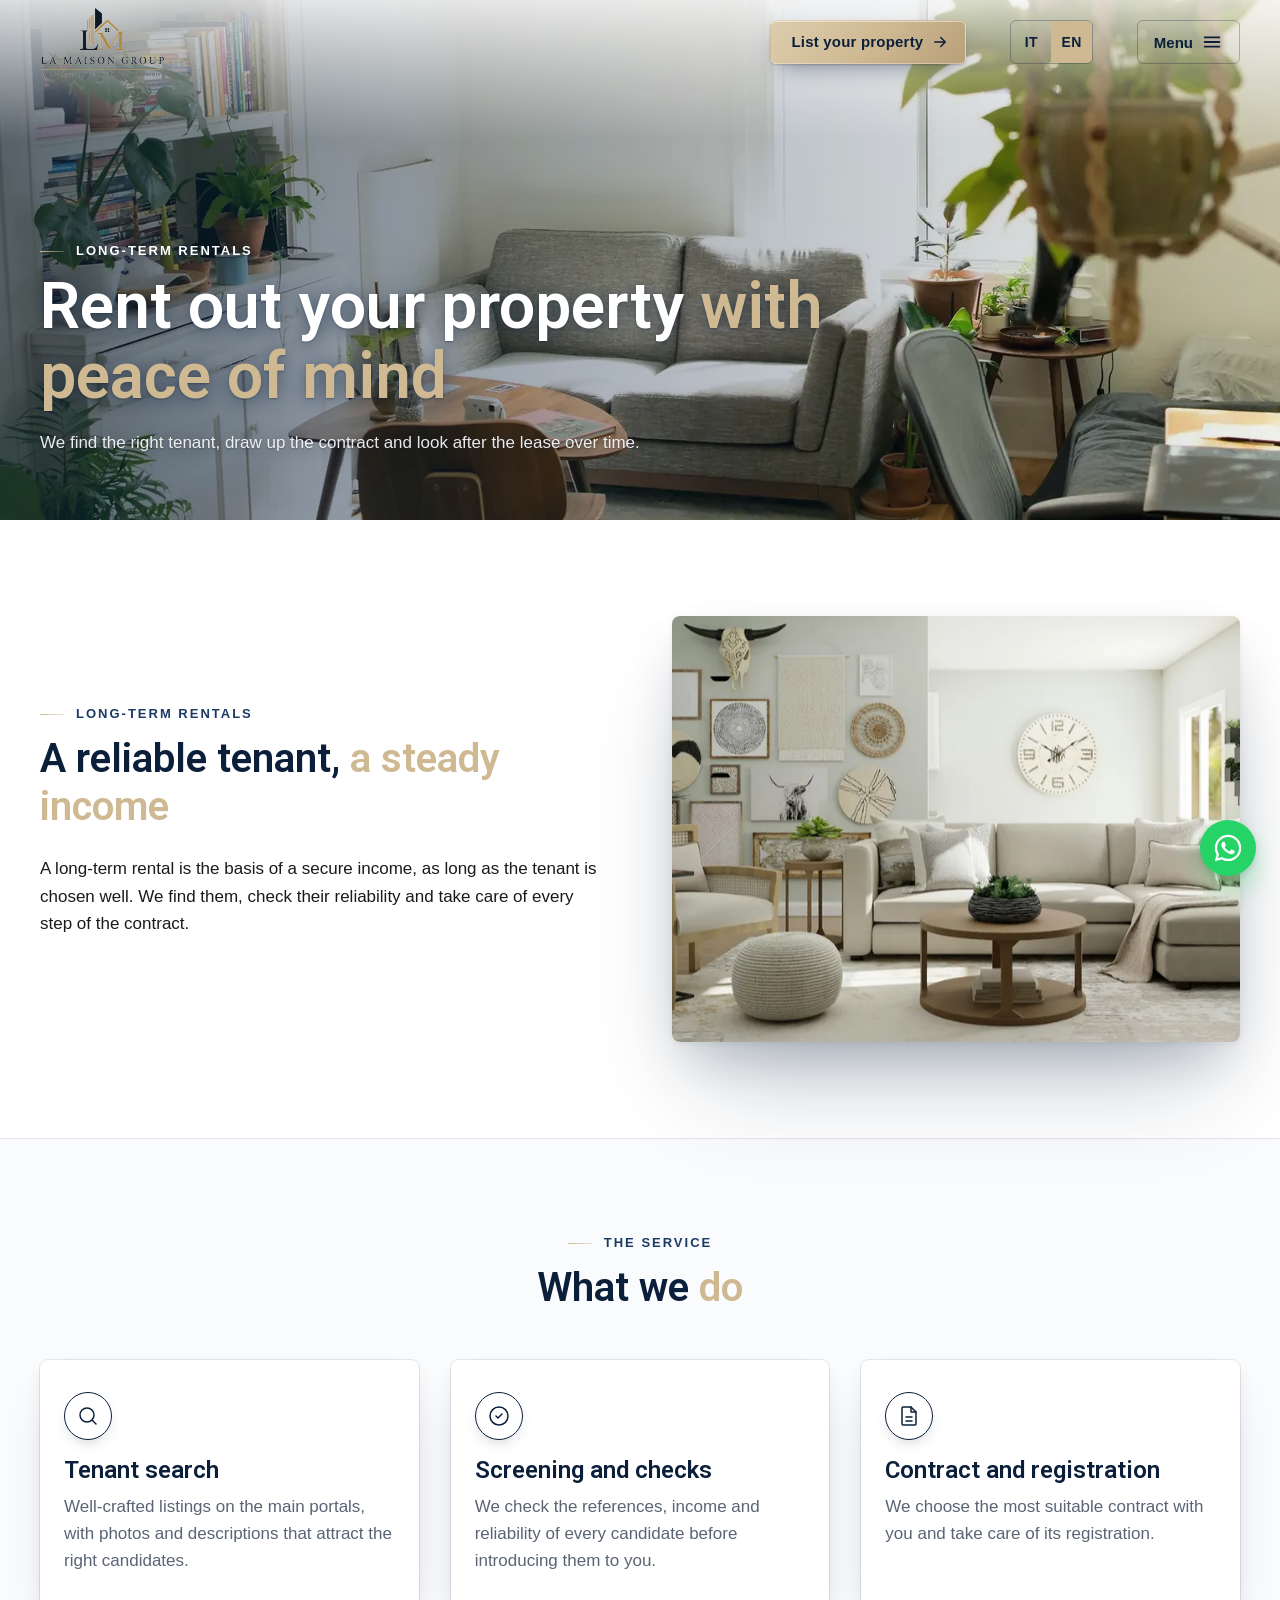
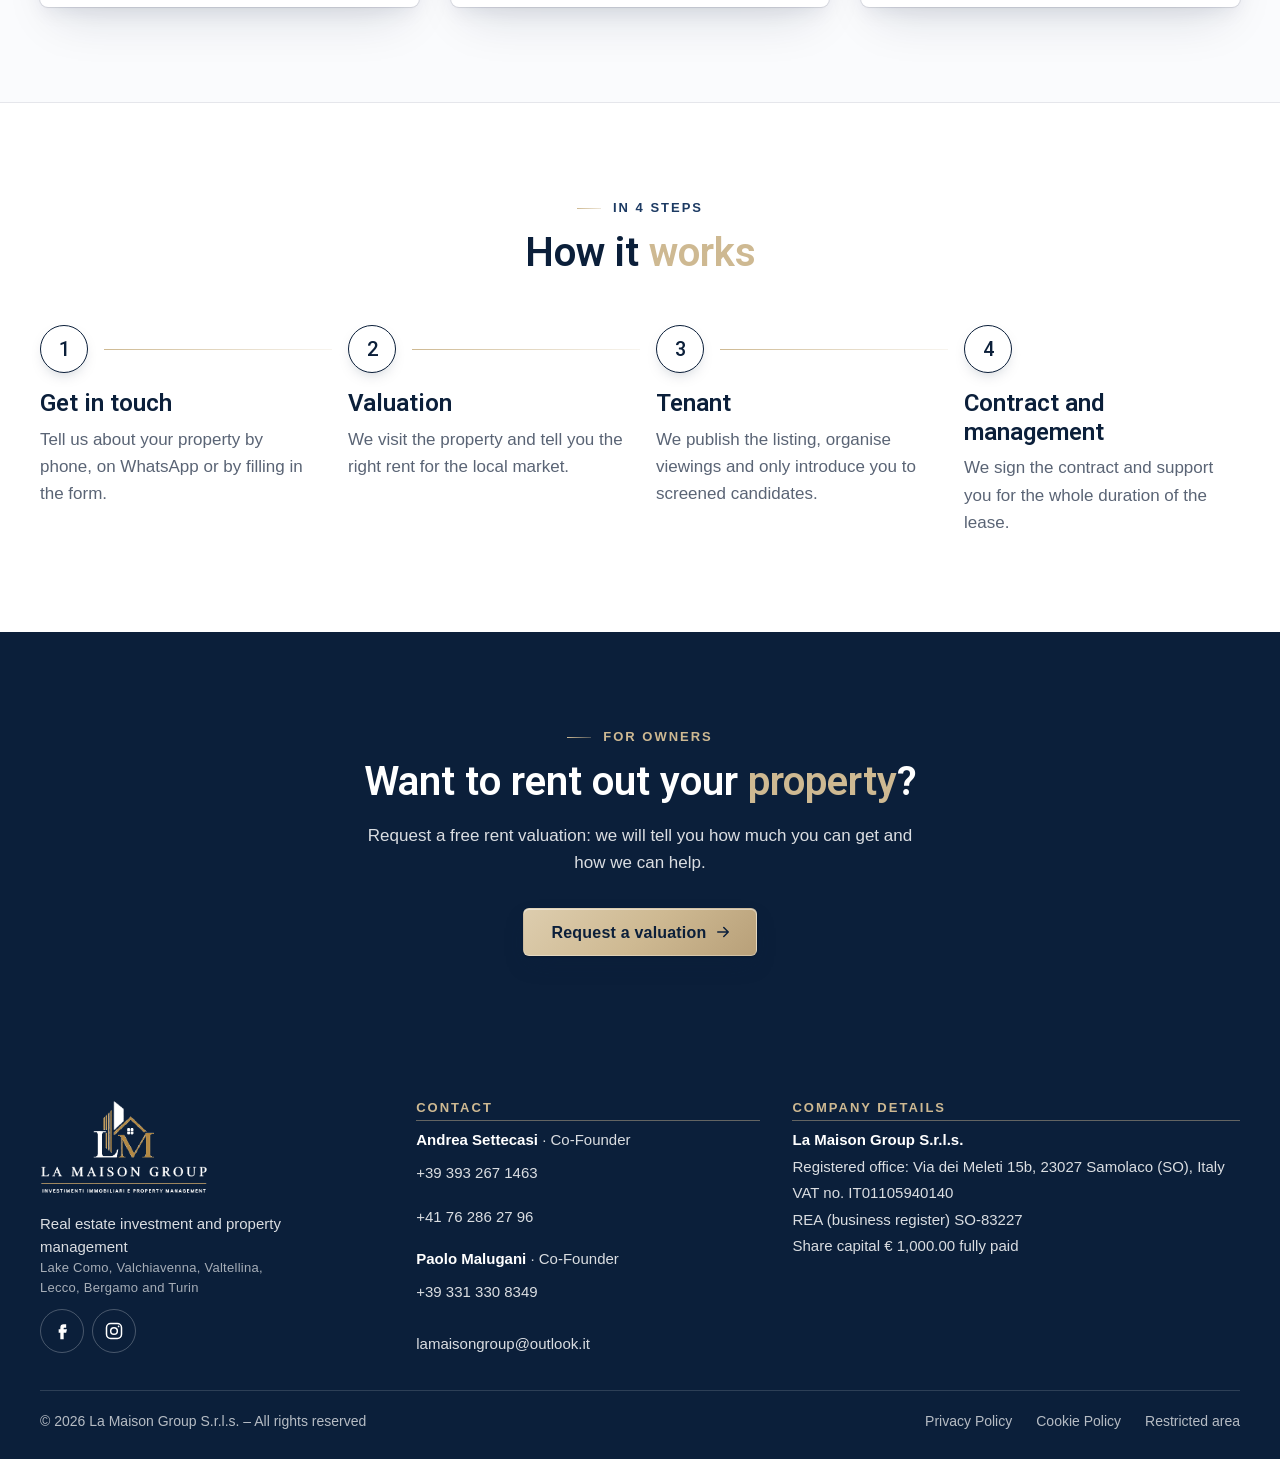
<file: affitti-tradizionali.html>
<!DOCTYPE html>
<html lang="it">
<head>
  <meta charset="utf-8">
  <meta name="viewport" content="width=device-width, initial-scale=1, viewport-fit=cover">
  <title>Affitti a lungo termine Sondrio, Como e Lecco | LA MAISON GROUP</title>
  <meta name="description" content="Affitti a lungo termine nelle province di Sondrio, Como, Lecco, Bergamo e Torino: ricerca e selezione dell&#x27;inquilino, contratto, registrazione e gestione della locazione. Richiedi un preventivo.">
  <link rel="canonical" href="https://www.lamaison-group.it/affitti-tradizionali.html">
  <link rel="alternate" hreflang="it" href="https://www.lamaison-group.it/affitti-tradizionali.html">
  <link rel="alternate" hreflang="en" href="https://www.lamaison-group.it/affitti-tradizionali.html?lang=en">
  <link rel="alternate" hreflang="x-default" href="https://www.lamaison-group.it/affitti-tradizionali.html">
  <meta name="theme-color" content="#0B1F3A">
  <meta property="og:title" content="Affitti a lungo termine Sondrio, Como e Lecco">
  <meta property="og:description" content="Affitti a lungo termine nelle province di Sondrio, Como, Lecco, Bergamo e Torino: ricerca e selezione dell&#x27;inquilino, contratto, registrazione e gestione della locazione. Richiedi un preventivo.">
  <meta property="og:image" content="https://www.lamaison-group.it/img/affitti-tradizionali-intestazione.webp">
  <meta property="og:type" content="website">
  <link rel="icon" href="/favicon.ico" sizes="48x48">
  <link rel="icon" type="image/png" sizes="192x192" href="img/favicon-192.png">
  <meta property="og:site_name" content="LA MAISON GROUP">
  <link rel="apple-touch-icon" href="img/apple-touch-icon.png">
  <link rel="stylesheet" href="css/fonts.css?v=09f8ab51">
  <link rel="stylesheet" href="css/style.css?v=a8f08e84">
  <link rel="preload" as="image" href="img/affitti-tradizionali-intestazione.webp" imagesrcset="img/affitti-tradizionali-intestazione-800.webp 800w, img/affitti-tradizionali-intestazione-1280.webp 1280w, img/affitti-tradizionali-intestazione.webp 1920w" imagesizes="100vw" type="image/webp">
  <script>document.documentElement.classList.add('js', 'content-loading');</script>
  <script src="js/main.js?v=369428e8" defer></script>
  <script src="js/dati.js?v=98647fd2" defer></script>
  <script src="js/content.js?v=72977fe3" defer></script>
  <script src="js/statistiche.js?v=24aaef0d" defer></script>
  <script src="js/lingua.js?v=8e7e1fbe" defer></script>
  <script src="js/render.js?v=3ba0104d" defer></script>
</head>
<body data-page="affitti-tradizionali">
  <a class="skip-link" href="#contenuto">Vai al contenuto</a>

  <!-- ===== Header ===== -->
  <header class="header" id="header">
    <div class="container header__inner">
      <a class="header__logo" href="index.html" aria-label="LA MAISON GROUP, torna alla home">
        <img data-edit-img="@sito.logo_chiaro" class="logo--light" src="img/logo-chiaro.png" alt="Logo LA MAISON GROUP" width="240" height="134">
        <img data-edit-img="@sito.logo" class="logo--dark" src="img/logo.png" alt="" width="240" height="134">
      </a>
      <nav class="nav" aria-label="Menu principale">
        <a data-edit="@menu.index" href="index.html">Home</a>
        <a data-edit="@menu.chi_siamo" href="chi-siamo.html">Chi siamo</a>
        <a data-edit="@menu.affitti_brevi" href="affitti-brevi.html">Affitti brevi</a>
        <a data-edit="@menu.affitti_tradizionali" href="affitti-tradizionali.html" aria-current="page">Affitti tradizionali</a>
        <a data-edit="@menu.vendita" href="vendita.html">Vendita</a>
        <a data-edit="@menu.progetti" href="progetti.html">Progetti</a>
        <a data-edit="@menu.recensioni" href="recensioni.html">Recensioni</a>
        <a data-edit="@menu.contatti" href="contatti.html">Contatti</a>
      </nav>
      <a data-edit="@menu.pulsante" class="btn btn--gold header__cta" href="contatti.html?tipo=affidare">Affida il tuo immobile</a>
      <div class="lang-switch" role="group" aria-label="Lingua">
        <button type="button" data-lang="it" lang="it" aria-pressed="true"><span class="visually-hidden">Italiano</span><span aria-hidden="true">IT</span></button>
        <button type="button" data-lang="en" lang="en" aria-pressed="false"><span class="visually-hidden">English</span><span aria-hidden="true">EN</span></button>
      </div>
      <button class="burger" type="button" aria-label="Apri il menu" aria-expanded="false" aria-controls="mobile-menu">
        <span class="burger__label" aria-hidden="true">Menù</span>
        <svg class="icon-open" viewBox="0 0 24 24" fill="none" stroke="currentColor" stroke-width="2" stroke-linecap="round" aria-hidden="true"><path d="M4 7h16M4 12h16M4 17h16"/></svg>
        <svg class="icon-close" viewBox="0 0 24 24" fill="none" stroke="currentColor" stroke-width="2" stroke-linecap="round" aria-hidden="true"><path d="M6 6l12 12M18 6L6 18"/></svg>
      </button>
    </div>
  </header>

  <div class="mobile-menu" id="mobile-menu" aria-label="Menu">
    <div class="mobile-menu__lang" role="group" aria-label="Lingua">
      <button type="button" data-lang="it" lang="it" aria-pressed="true">Italiano</button>
      <button type="button" data-lang="en" lang="en" aria-pressed="false">English</button>
    </div>
    <ul>
      <li><a data-edit="@menu.index" href="index.html">Home</a></li>
      <li><a data-edit="@menu.chi_siamo" href="chi-siamo.html">Chi siamo</a></li>
      <li><a data-edit="@menu.affitti_brevi" href="affitti-brevi.html">Affitti brevi</a></li>
      <li><a data-edit="@menu.affitti_tradizionali" href="affitti-tradizionali.html" aria-current="page">Affitti tradizionali</a></li>
      <li><a data-edit="@menu.vendita" href="vendita.html">Vendita</a></li>
      <li><a data-edit="@menu.progetti" href="progetti.html">Progetti</a></li>
      <li><a data-edit="@menu.recensioni" href="recensioni.html">Recensioni</a></li>
      <li><a data-edit="@menu.contatti" href="contatti.html">Contatti</a></li>
    </ul>
    <a data-edit="@menu.pulsante" class="btn btn--gold" href="contatti.html?tipo=affidare">Affida il tuo immobile</a>
  </div>

  <main id="contenuto">
    <!-- ===== Intestazione ===== -->
    <section class="page-hero on-navy" aria-labelledby="page-title">
      <img data-edit-img="intestazione.foto_1" class="hero__img" src="img/affitti-tradizionali-intestazione.webp" srcset="img/affitti-tradizionali-intestazione-800.webp 800w, img/affitti-tradizionali-intestazione-1280.webp 1280w, img/affitti-tradizionali-intestazione.webp 1920w" sizes="100vw" width="1920" height="1080" fetchpriority="high"
           alt="Soggiorno accogliente con divano, libreria e piante">
      <div class="container">
        <div class="page-hero__content">
          <span data-edit="intestazione.etichetta_1" class="label">Affitti a lungo termine</span>
          <h1 data-edit="intestazione.titolo_1" id="page-title">Affitta il tuo immobile <span class="accent">in tranquillità</span></h1>
          <p data-edit="intestazione.testo_1">Troviamo l'inquilino giusto, prepariamo il contratto e seguiamo la locazione nel tempo. Tu incassi il canone, senza pensieri.</p>
        </div>
      </div>
    </section>

    <!-- ===== Il servizio ===== -->
    <section class="section" aria-labelledby="servizio-title">
      <div class="container split">
        <div class="reveal">
          <div class="section-head">
            <span data-edit="il_servizio.etichetta_1" class="label">Affitti a lungo termine</span>
            <h2 data-edit="il_servizio.titolo_1" id="servizio-title">Un inquilino affidabile, <span class="accent">un reddito stabile</span></h2>
          </div>
          <p data-edit="il_servizio.testo_1">Un affitto a lungo termine è la base di un reddito sicuro, a patto di scegliere bene l'inquilino. Noi lo cerchiamo, ne verifichiamo l'affidabilità e curiamo ogni passaggio del contratto.</p>
          <p data-edit="il_servizio.testo_2" data-empty></p>
        </div>
        <div class="split__media reveal">
          <img data-edit-img="il_servizio.foto_1" src="img/affitti-lungo-servizio.webp" width="800" height="600" loading="lazy" alt="Soggiorno accogliente di un appartamento in affitto a lungo termine">
        </div>
      </div>
    </section>

    <!-- ===== Cosa facciamo ===== -->
    <section class="section section--grey" aria-labelledby="incluso-title">
      <div class="container">
        <div class="section-head section-head--center reveal">
          <span data-edit="cosa_facciamo.etichetta_1" class="label">Il servizio</span>
          <h2 data-edit="cosa_facciamo.titolo_1" id="incluso-title">Cosa <span class="accent">facciamo</span></h2>
        </div>
        <ul class="grid grid--3">
          <li class="card feature-card reveal">
            <span class="icon-circle" aria-hidden="true"><svg viewBox="0 0 24 24" fill="none" stroke="currentColor" stroke-width="1.6" stroke-linecap="round" stroke-linejoin="round"><circle cx="11" cy="11" r="7"/><path d="M20 20l-4-4"/></svg></span>
            <h3 data-edit="cosa_facciamo.sottotitolo_1">Ricerca dell'inquilino</h3>
            <p data-edit="cosa_facciamo.testo_1">Annunci curati sui principali portali, con foto e descrizioni che attirano i candidati giusti.</p>
          </li>
          <li class="card feature-card reveal">
            <span class="icon-circle" aria-hidden="true"><svg viewBox="0 0 24 24" fill="none" stroke="currentColor" stroke-width="1.6" stroke-linecap="round" stroke-linejoin="round"><path d="M9 12l2 2 4-4"/><circle cx="12" cy="12" r="9"/></svg></span>
            <h3 data-edit="cosa_facciamo.sottotitolo_2">Selezione e verifica</h3>
            <p data-edit="cosa_facciamo.testo_2">Verifichiamo referenze, reddito e affidabilità di ogni candidato prima di proportelo.</p>
          </li>
          <li class="card feature-card reveal">
            <span class="icon-circle" aria-hidden="true"><svg viewBox="0 0 24 24" fill="none" stroke="currentColor" stroke-width="1.6" stroke-linecap="round" stroke-linejoin="round"><path d="M14 3H6a1 1 0 0 0-1 1v16a1 1 0 0 0 1 1h12a1 1 0 0 0 1-1V8z"/><path d="M14 3v5h5M9 13h6M9 17h6"/></svg></span>
            <h3 data-edit="cosa_facciamo.sottotitolo_3">Contratto e registrazione</h3>
            <p data-edit="cosa_facciamo.testo_3">Scegliamo con te il contratto più adatto e ci occupiamo della registrazione.</p>
          </li>
        </ul>
      </div>
    </section>

    <!-- ===== Immobili ===== -->
    <section class="section section--grey" aria-labelledby="immobili-title" data-hide-empty>
      <div class="container">
        <div class="section-head section-head--center reveal">
          <span data-edit="immobili.etichetta_1" class="label">Disponibili ora</span>
          <h2 data-edit="immobili.titolo_1" id="immobili-title">Immobili in <span class="accent">affitto</span></h2>
        </div>
        <div class="grid grid--3" data-render="affitti-lungo"></div>
      </div>
    </section>

    <!-- ===== Come funziona ===== -->
    <section class="section" aria-labelledby="come-title">
      <div class="container">
        <div class="section-head section-head--center reveal">
          <span data-edit="come_funziona.etichetta_1" class="label">In 4 passi</span>
          <h2 data-edit="come_funziona.titolo_1" id="come-title">Come <span class="accent">funziona</span></h2>
        </div>
        <ol class="steps">
          <li class="step reveal">
            <h3 data-edit="come_funziona.sottotitolo_1">Contatto</h3>
            <p data-edit="come_funziona.testo_1">Ci racconti il tuo immobile per telefono, su WhatsApp o compilando il modulo.</p>
          </li>
          <li class="step reveal">
            <h3 data-edit="come_funziona.sottotitolo_2">Valutazione</h3>
            <p data-edit="come_funziona.testo_2">Visitiamo l'immobile e ti indichiamo il canone giusto per il mercato della tua zona.</p>
          </li>
          <li class="step reveal">
            <h3 data-edit="come_funziona.sottotitolo_3">Inquilino</h3>
            <p data-edit="come_funziona.testo_3">Pubblichiamo l'annuncio, organizziamo le visite e ti presentiamo solo candidati verificati.</p>
          </li>
          <li class="step reveal">
            <h3 data-edit="come_funziona.sottotitolo_4">Contratto e gestione</h3>
            <p data-edit="come_funziona.testo_4">Firmiamo il contratto e ti affianchiamo per tutta la durata della locazione.</p>
          </li>
        </ol>
      </div>
    </section>

    <!-- ===== Invito finale ===== -->
    <section class="section section--navy cta on-navy" aria-labelledby="cta-title">
      <div class="container reveal">
        <span data-edit="invito_finale.etichetta_1" class="label">Per i proprietari</span>
        <h2 data-edit="invito_finale.titolo_1" id="cta-title">Vuoi affittare il tuo <span class="accent">immobile</span>?</h2>
        <p data-edit="invito_finale.testo_1">Richiedi una valutazione gratuita del canone: ti diciamo quanto puoi ottenere e come possiamo seguirti.</p>
        <div class="btn-row">
          <a data-edit="invito_finale.pulsante_1" class="btn btn--gold" href="contatti.html?tipo=affidare">Richiedi una valutazione</a>
        </div>
      </div>
    </section>
  </main>

  <!-- ===== Footer ===== -->
  <footer class="footer">
    <div class="container">
      <div class="footer__grid">
        <div>
          <a class="header__logo footer__logo" href="index.html" aria-label="LA MAISON GROUP, torna alla home">
            <img data-edit-img="@sito.logo_chiaro" src="img/logo-chiaro.png" alt="Logo LA MAISON GROUP" width="240" height="134" loading="lazy">
          </a>
          <p data-edit="@footer.testo_1">Investimenti immobiliari e property management</p>
          <p data-edit="@footer.zona_1" class="footer__zona">Lago di Como, Valchiavenna, Valtellina, Lecco, Bergamo e Torino</p>
          <ul class="footer__social" data-social hidden>
            <li data-social-item="facebook"><a href="#" target="_blank" rel="noopener" aria-label="Facebook"><svg viewBox="0 0 24 24" fill="currentColor" aria-hidden="true"><path d="M14 8h3V4h-3a4 4 0 0 0-4 4v2H8v4h2v8h4v-8h3l1-4h-4V8.5a.5.5 0 0 1 .5-.5z"/></svg></a></li>
            <li data-social-item="instagram"><a href="#" target="_blank" rel="noopener" aria-label="Instagram"><svg viewBox="0 0 24 24" fill="none" stroke="currentColor" stroke-width="1.8" aria-hidden="true"><rect x="3" y="3" width="18" height="18" rx="5"/><circle cx="12" cy="12" r="4"/><circle cx="17.5" cy="6.5" r="1" fill="currentColor" stroke="none"/></svg></a></li>
          </ul>
        </div>
        <div>
          <h2 data-edit="@footer.titolo_1">Contatti</h2>
          <p><strong data-edit="@footer.nome_1">Andrea Settecasi</strong> · <span data-edit="@footer.voce_1">Co-Founder</span><br>
            <a data-edit="@footer.telefono_1" data-edit-href="tel" href="tel:+393932671463">+39 393 267 1463</a><br>
            <a data-edit="@footer.telefono_2" data-edit-href="tel" data-optional="svizzero" href="tel:+41762862796">+41 76 286 27 96</a></p>
          <p><strong data-edit="@footer.nome_2">Paolo Malugani</strong> · <span data-edit="@footer.voce_2">Co-Founder</span><br>
            <a data-edit="@footer.telefono_3" data-edit-href="tel" href="tel:+393313308349">+39 331 330 8349</a></p>
          <p><a data-edit="@footer.email_1" data-edit-href="mailto" href="mailto:lamaisongroup@outlook.it">lamaisongroup@outlook.it</a></p>
        </div>
        <div>
          <h2 data-edit="@footer.titolo_3">Dati societari</h2>
          <p data-edit="@footer.testo_2"><strong>La Maison Group S.r.l.s.</strong></p>
          <p data-edit="@footer.sede">Sede legale: Via dei Meleti 15b, 23027 Samolaco (SO)</p>
          <p data-edit="@footer.testo_3">P. IVA 01105940140</p>
          <p data-edit="@footer.rea">REA SO-83227</p>
          <p data-edit="@footer.capitale">Capitale sociale € 1.000,00 i.v.</p>
        </div>
      </div>
      <div class="footer__bottom">
        <span data-edit="@footer.voce_3">© 2026 La Maison Group S.r.l.s. – Tutti i diritti riservati</span>
        <nav aria-label="Note legali">
          <a data-edit="@menu.privacy" href="privacy.html">Privacy Policy</a>
          <a data-edit="@menu.cookie" href="cookie.html">Cookie Policy</a>
          <a href="#admin" data-admin-link>Area riservata</a>
        </nav>
      </div>
    </div>
  </footer>

  <a class="whatsapp-float" href="https://wa.me/393932671463?text=Buongiorno%2C%20vorrei%20informazioni%20sui%20vostri%20servizi." target="_blank" rel="noopener" aria-label="Scrivici su WhatsApp" data-wa="1">
    <svg viewBox="0 0 24 24" fill="currentColor" aria-hidden="true"><path d="M12.04 2C6.58 2 2.13 6.45 2.13 11.91c0 1.75.46 3.45 1.32 4.95L2.05 22l5.25-1.38a9.9 9.9 0 0 0 4.74 1.21c5.46 0 9.91-4.45 9.91-9.91S17.5 2 12.04 2zm0 18.15a8.2 8.2 0 0 1-4.19-1.15l-.3-.18-3.12.82.83-3.04-.2-.31a8.2 8.2 0 0 1-1.26-4.38c0-4.54 3.7-8.23 8.24-8.23 4.54 0 8.23 3.69 8.23 8.23 0 4.54-3.69 8.24-8.23 8.24zm4.52-6.16c-.25-.12-1.47-.72-1.69-.81-.23-.08-.39-.12-.56.13-.17.25-.64.81-.78.97-.14.17-.29.19-.54.06-.25-.12-1.05-.39-1.99-1.23-.74-.66-1.23-1.47-1.38-1.72-.14-.25-.02-.38.11-.51.11-.11.25-.29.37-.43.13-.15.17-.25.25-.42.08-.17.04-.31-.02-.43-.06-.12-.56-1.34-.76-1.84-.2-.48-.41-.42-.56-.43h-.48c-.17 0-.43.06-.66.31-.22.25-.86.85-.86 2.07 0 1.22.89 2.4 1.01 2.56.12.17 1.75 2.67 4.23 3.74.59.26 1.05.41 1.41.52.59.19 1.13.16 1.56.1.48-.07 1.47-.6 1.67-1.18.21-.58.21-1.08.14-1.18-.06-.1-.22-.16-.47-.28z"/></svg>
  </a>
</body>
</html>
</file>
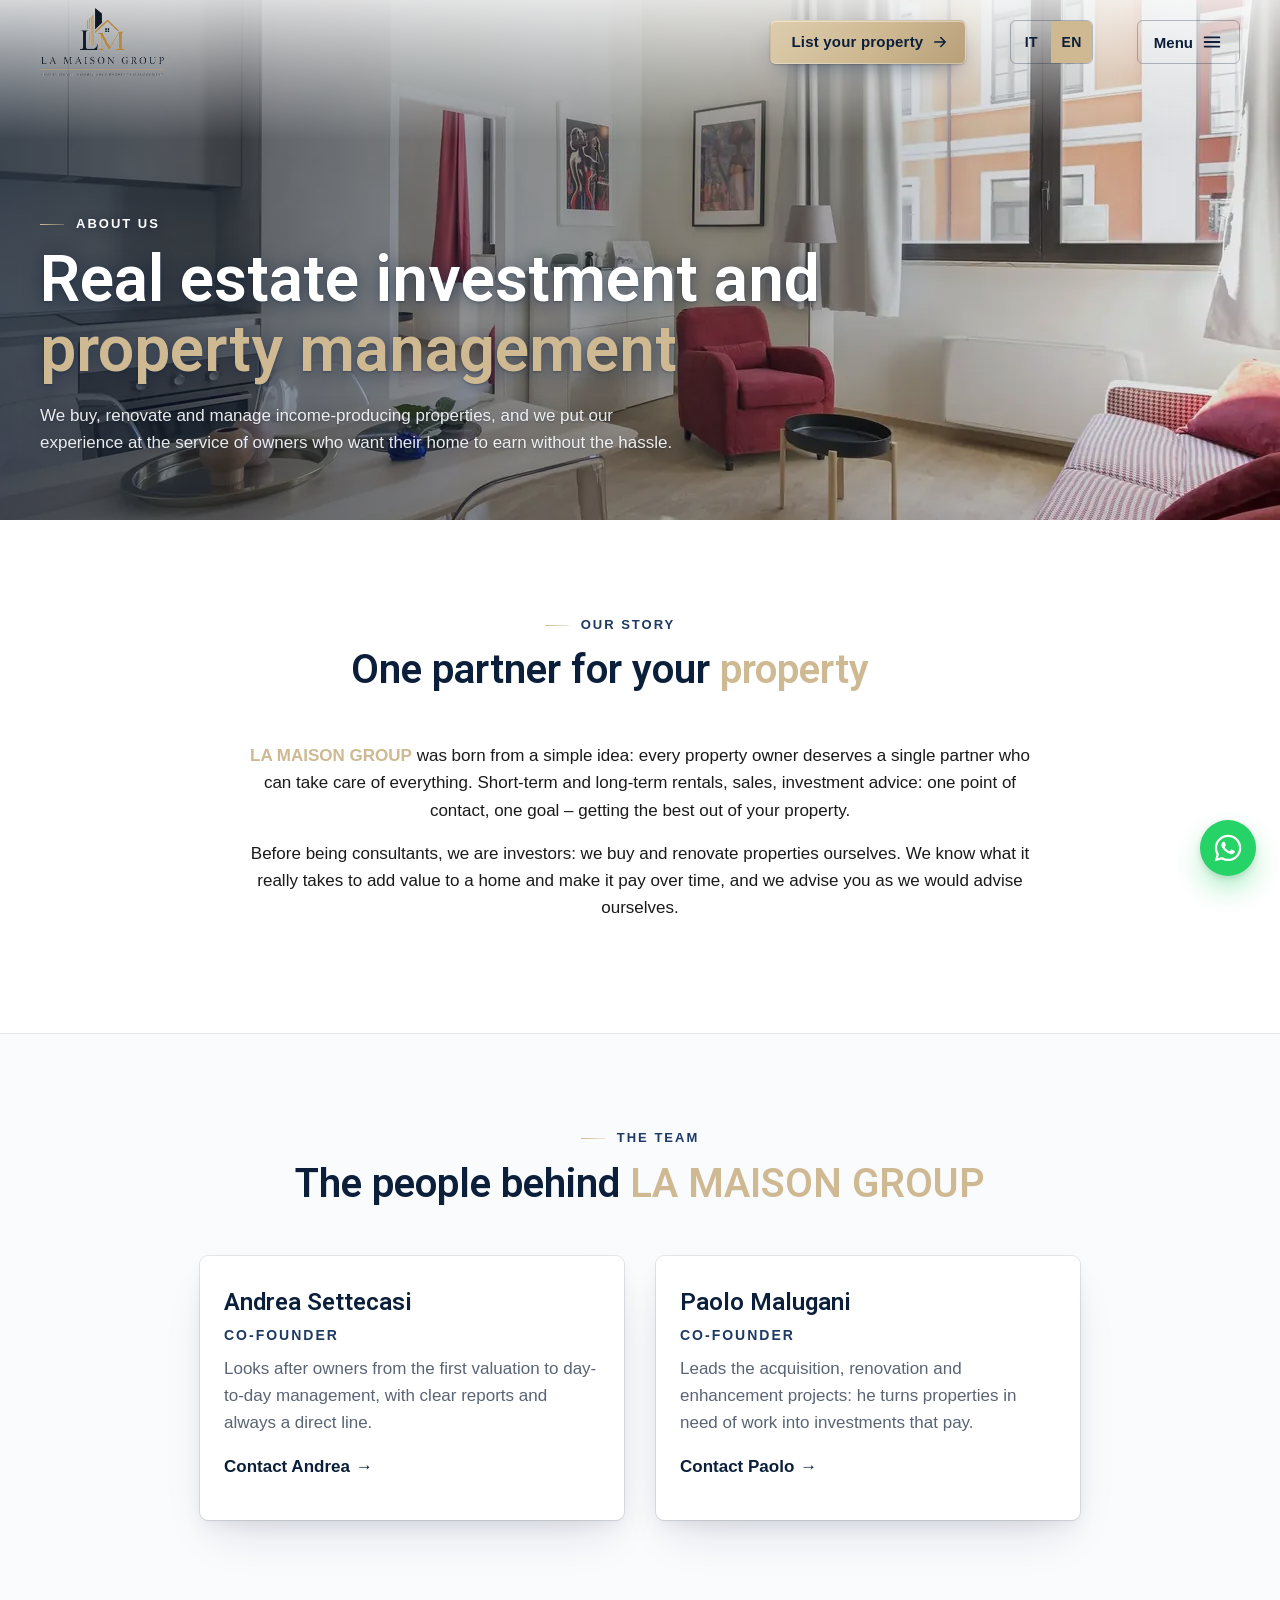
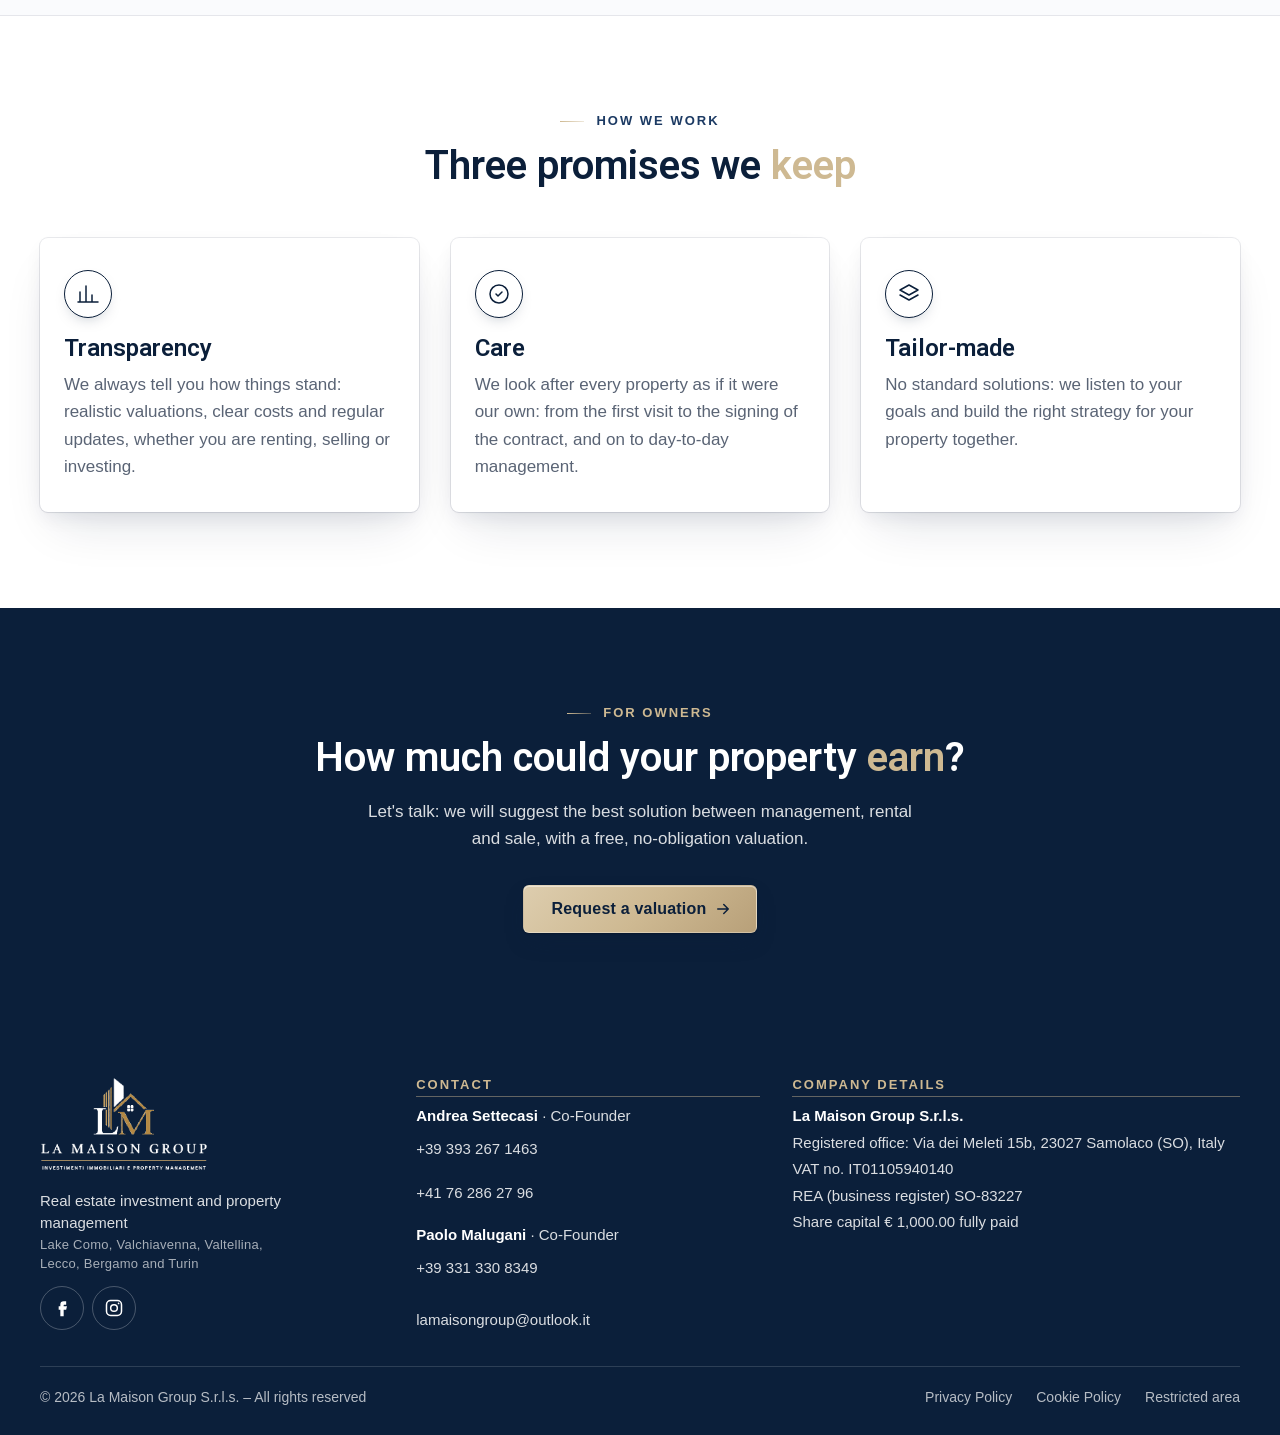
<file: chi-siamo.html>
<!DOCTYPE html>
<html lang="it">
<head>
  <meta charset="utf-8">
  <meta name="viewport" content="width=device-width, initial-scale=1, viewport-fit=cover">
  <title>Chi siamo | LA MAISON GROUP, Valchiavenna e Lago di Como</title>
  <meta name="description" content="LA MAISON GROUP, con sede a Samolaco (SO): investitori e property manager che acquistano, valorizzano e gestiscono immobili a reddito sul Lago di Como, in Valtellina e a Torino.">
  <link rel="canonical" href="https://www.lamaison-group.it/chi-siamo.html">
  <link rel="alternate" hreflang="it" href="https://www.lamaison-group.it/chi-siamo.html">
  <link rel="alternate" hreflang="en" href="https://www.lamaison-group.it/chi-siamo.html?lang=en">
  <link rel="alternate" hreflang="x-default" href="https://www.lamaison-group.it/chi-siamo.html">
  <meta name="theme-color" content="#0B1F3A">
  <meta property="og:title" content="Chi siamo">
  <meta property="og:description" content="LA MAISON GROUP, con sede a Samolaco (SO): investitori e property manager che acquistano, valorizzano e gestiscono immobili a reddito sul Lago di Como, in Valtellina e a Torino.">
  <meta property="og:image" content="https://www.lamaison-group.it/img/chi-siamo-intro.webp">
  <meta property="og:type" content="website">
  <link rel="icon" href="/favicon.ico" sizes="48x48">
  <link rel="icon" type="image/png" sizes="192x192" href="img/favicon-192.png">
  <meta property="og:site_name" content="LA MAISON GROUP">
  <link rel="apple-touch-icon" href="img/apple-touch-icon.png">
  <link rel="stylesheet" href="css/fonts.css?v=09f8ab51">
  <link rel="stylesheet" href="css/style.css?v=a8f08e84">
  <link rel="preload" as="image" href="img/chi-siamo-intro.webp" imagesrcset="img/chi-siamo-intro-800.webp 800w, img/chi-siamo-intro-1280.webp 1280w, img/chi-siamo-intro.webp 1920w" imagesizes="100vw" type="image/webp">
  <script>document.documentElement.classList.add('js', 'content-loading');</script>
  <script src="js/main.js?v=369428e8" defer></script>
  <script src="js/dati.js?v=98647fd2" defer></script>
  <script src="js/content.js?v=72977fe3" defer></script>
  <script src="js/statistiche.js?v=24aaef0d" defer></script>
  <script src="js/lingua.js?v=8e7e1fbe" defer></script>
  <script src="js/render.js?v=3ba0104d" defer></script>
</head>
<body data-page="chi-siamo">
  <a class="skip-link" href="#contenuto">Vai al contenuto</a>

  <!-- ===== Header ===== -->
  <header class="header" id="header">
    <div class="container header__inner">
      <a class="header__logo" href="index.html" aria-label="LA MAISON GROUP, torna alla home">
        <img data-edit-img="@sito.logo_chiaro" class="logo--light" src="img/logo-chiaro.png" alt="Logo LA MAISON GROUP" width="240" height="134">
        <img data-edit-img="@sito.logo" class="logo--dark" src="img/logo.png" alt="" width="240" height="134">
      </a>
      <nav class="nav" aria-label="Menu principale">
        <a data-edit="@menu.index" href="index.html">Home</a>
        <a data-edit="@menu.chi_siamo" href="chi-siamo.html" aria-current="page">Chi siamo</a>
        <a data-edit="@menu.affitti_brevi" href="affitti-brevi.html">Affitti brevi</a>
        <a data-edit="@menu.affitti_tradizionali" href="affitti-tradizionali.html">Affitti tradizionali</a>
        <a data-edit="@menu.vendita" href="vendita.html">Vendita</a>
        <a data-edit="@menu.progetti" href="progetti.html">Progetti</a>
        <a data-edit="@menu.recensioni" href="recensioni.html">Recensioni</a>
        <a data-edit="@menu.contatti" href="contatti.html">Contatti</a>
      </nav>
      <a data-edit="@menu.pulsante" class="btn btn--gold header__cta" href="contatti.html?tipo=affidare">Affida il tuo immobile</a>
      <div class="lang-switch" role="group" aria-label="Lingua">
        <button type="button" data-lang="it" lang="it" aria-pressed="true"><span class="visually-hidden">Italiano</span><span aria-hidden="true">IT</span></button>
        <button type="button" data-lang="en" lang="en" aria-pressed="false"><span class="visually-hidden">English</span><span aria-hidden="true">EN</span></button>
      </div>
      <button class="burger" type="button" aria-label="Apri il menu" aria-expanded="false" aria-controls="mobile-menu">
        <span class="burger__label" aria-hidden="true">Menù</span>
        <svg class="icon-open" viewBox="0 0 24 24" fill="none" stroke="currentColor" stroke-width="2" stroke-linecap="round" aria-hidden="true"><path d="M4 7h16M4 12h16M4 17h16"/></svg>
        <svg class="icon-close" viewBox="0 0 24 24" fill="none" stroke="currentColor" stroke-width="2" stroke-linecap="round" aria-hidden="true"><path d="M6 6l12 12M18 6L6 18"/></svg>
      </button>
    </div>
  </header>

  <div class="mobile-menu" id="mobile-menu" aria-label="Menu">
    <div class="mobile-menu__lang" role="group" aria-label="Lingua">
      <button type="button" data-lang="it" lang="it" aria-pressed="true">Italiano</button>
      <button type="button" data-lang="en" lang="en" aria-pressed="false">English</button>
    </div>
    <ul>
      <li><a data-edit="@menu.index" href="index.html">Home</a></li>
      <li><a data-edit="@menu.chi_siamo" href="chi-siamo.html" aria-current="page">Chi siamo</a></li>
      <li><a data-edit="@menu.affitti_brevi" href="affitti-brevi.html">Affitti brevi</a></li>
      <li><a data-edit="@menu.affitti_tradizionali" href="affitti-tradizionali.html">Affitti tradizionali</a></li>
      <li><a data-edit="@menu.vendita" href="vendita.html">Vendita</a></li>
      <li><a data-edit="@menu.progetti" href="progetti.html">Progetti</a></li>
      <li><a data-edit="@menu.recensioni" href="recensioni.html">Recensioni</a></li>
      <li><a data-edit="@menu.contatti" href="contatti.html">Contatti</a></li>
    </ul>
    <a data-edit="@menu.pulsante" class="btn btn--gold" href="contatti.html?tipo=affidare">Affida il tuo immobile</a>
  </div>

  <main id="contenuto">
    <!-- ===== Intestazione ===== -->
    <section class="page-hero on-navy" aria-labelledby="page-title">
      <img data-edit-img="intestazione.foto_1" class="hero__img" src="img/chi-siamo-intro.webp" srcset="img/chi-siamo-intro-800.webp 800w, img/chi-siamo-intro-1280.webp 1280w, img/chi-siamo-intro.webp 1920w" sizes="100vw" width="1920" height="1080" fetchpriority="high"
           alt="Appartamento luminoso e arredato con grande finestra sulla via">
      <div class="container">
        <div class="page-hero__content">
          <span data-edit="intestazione.etichetta_1" class="label">Chi siamo</span>
          <h1 data-edit="intestazione.titolo_1" id="page-title">Investimenti immobiliari e <span class="accent">property management</span></h1>
          <p data-edit="intestazione.testo_1">Compriamo, ristrutturiamo e gestiamo immobili a reddito. E mettiamo la stessa esperienza al servizio dei proprietari che vogliono far rendere la propria casa, senza pensieri.</p>
        </div>
      </div>
    </section>

    <!-- ===== La nostra storia ===== -->
    <section class="section" aria-labelledby="storia-title">
      <div class="container storia">
        <div class="reveal">
          <div class="section-head">
            <span data-edit="la_nostra_storia.etichetta_1" class="label">La nostra storia</span>
            <h2 data-edit="la_nostra_storia.titolo_1" id="storia-title">Un unico partner per il tuo <span class="accent">immobile</span></h2>
          </div>
          <p data-edit="la_nostra_storia.testo_1"><span class="accent">LA MAISON GROUP</span> nasce da un'idea semplice: chi possiede un immobile merita un unico interlocutore, capace di seguirlo in tutto. Affitti brevi e a lungo termine, compravendita, consulenza sugli investimenti: un solo referente, un solo obiettivo, far rendere al meglio la tua proprietà.</p>
          <p data-edit="la_nostra_storia.testo_2">Prima ancora che consulenti, siamo investitori: acquistiamo e ristrutturiamo immobili in prima persona. Sappiamo cosa serve davvero per valorizzare una casa e farla rendere nel tempo, e ti consigliamo come faremmo per noi stessi.</p>
        </div>
      </div>
    </section>

    <!-- ===== Il team ===== -->
    <section class="section section--grey" aria-labelledby="team-title">
      <div class="container">
        <div class="section-head section-head--center reveal">
          <span data-edit="il_team.etichetta_1" class="label">Il team</span>
          <h2 data-edit="il_team.titolo_1" id="team-title">Le persone dietro <span class="accent">LA MAISON</span></h2>
        </div>
        <div class="grid grid--2 team">
          <article class="card feature-card reveal">
            <h3 data-edit="il_team.sottotitolo_1">Andrea Settecasi</h3>
            <p data-edit="il_team.testo_1" class="role">Co-Founder</p>
            <p data-edit="il_team.testo_2">Segue i proprietari dalla prima valutazione alla gestione di tutti i giorni, con report chiari e un contatto sempre diretto.</p>
            <a class="card__link" href="contatti.html">Contatta Andrea</a>
          </article>
          <article class="card feature-card reveal">
            <h3 data-edit="il_team.sottotitolo_2">Paolo Malugani</h3>
            <p data-edit="il_team.testo_3" class="role">Co-Founder</p>
            <p data-edit="il_team.testo_4">Guida i progetti di acquisto, ristrutturazione e valorizzazione: trasforma immobili da sistemare in investimenti che rendono.</p>
            <a class="card__link" href="contatti.html">Contatta Paolo</a>
          </article>
        </div>
      </div>
    </section>

    <!-- ===== I nostri valori ===== -->
    <section class="section" aria-labelledby="valori-title">
      <div class="container">
        <div class="section-head section-head--center reveal">
          <span data-edit="i_nostri_valori.etichetta_1" class="label">Come lavoriamo</span>
          <h2 data-edit="i_nostri_valori.titolo_1" id="valori-title">Tre impegni che <span class="accent">manteniamo</span></h2>
        </div>
        <ul class="grid grid--3">
          <li class="card feature-card reveal">
            <span class="icon-circle" aria-hidden="true"><svg viewBox="0 0 24 24" fill="none" stroke="currentColor" stroke-width="1.6" stroke-linecap="round" stroke-linejoin="round"><path d="M4 20V10M10 20V4M16 20v-7M22 20H2"/></svg></span>
            <h3 data-edit="i_nostri_valori.sottotitolo_1">Trasparenza</h3>
            <p data-edit="i_nostri_valori.testo_1">Ti diciamo sempre come stanno le cose: valutazioni realistiche, costi chiari e aggiornamenti costanti, che tu stia affittando, vendendo o investendo.</p>
          </li>
          <li class="card feature-card reveal">
            <span class="icon-circle" aria-hidden="true"><svg viewBox="0 0 24 24" fill="none" stroke="currentColor" stroke-width="1.6" stroke-linecap="round" stroke-linejoin="round"><path d="M9 12l2 2 4-4"/><circle cx="12" cy="12" r="9"/></svg></span>
            <h3 data-edit="i_nostri_valori.sottotitolo_2">Cura</h3>
            <p data-edit="i_nostri_valori.testo_2">Seguiamo ogni immobile come se fosse nostro: dalla prima visita alla firma del contratto, fino alla gestione di tutti i giorni.</p>
          </li>
          <li class="card feature-card reveal">
            <span class="icon-circle" aria-hidden="true"><svg viewBox="0 0 24 24" fill="none" stroke="currentColor" stroke-width="1.6" stroke-linecap="round" stroke-linejoin="round"><path d="M12 3l9 5-9 5-9-5z"/><path d="M3 13l9 5 9-5"/></svg></span>
            <h3 data-edit="i_nostri_valori.sottotitolo_3">Su misura</h3>
            <p data-edit="i_nostri_valori.testo_3">Nessuna soluzione standard: ascoltiamo i tuoi obiettivi e costruiamo insieme la strategia giusta per il tuo immobile.</p>
          </li>
        </ul>
      </div>
    </section>

    <!-- ===== Invito finale ===== -->
    <section class="section section--navy cta on-navy" aria-labelledby="cta-title">
      <div class="container reveal">
        <span data-edit="invito_finale.etichetta_1" class="label">Per i proprietari</span>
        <h2 data-edit="invito_finale.titolo_1" id="cta-title">Quanto può <span class="accent">rendere</span> il tuo immobile?</h2>
        <p data-edit="invito_finale.testo_1">Parliamone: ti proponiamo la soluzione più adatta tra gestione, affitto e vendita, con una valutazione gratuita e senza impegno.</p>
        <div class="btn-row">
          <a data-edit="invito_finale.pulsante_1" class="btn btn--gold" href="contatti.html?tipo=affidare">Richiedi una valutazione</a>
        </div>
      </div>
    </section>
  </main>

  <!-- ===== Footer ===== -->
  <footer class="footer">
    <div class="container">
      <div class="footer__grid">
        <div>
          <a class="header__logo footer__logo" href="index.html" aria-label="LA MAISON GROUP, torna alla home">
            <img data-edit-img="@sito.logo_chiaro" src="img/logo-chiaro.png" alt="Logo LA MAISON GROUP" width="240" height="134" loading="lazy">
          </a>
          <p data-edit="@footer.testo_1">Investimenti immobiliari e property management</p>
          <p data-edit="@footer.zona_1" class="footer__zona">Lago di Como, Valchiavenna, Valtellina, Lecco, Bergamo e Torino</p>
          <ul class="footer__social" data-social hidden>
            <li data-social-item="facebook"><a href="#" target="_blank" rel="noopener" aria-label="Facebook"><svg viewBox="0 0 24 24" fill="currentColor" aria-hidden="true"><path d="M14 8h3V4h-3a4 4 0 0 0-4 4v2H8v4h2v8h4v-8h3l1-4h-4V8.5a.5.5 0 0 1 .5-.5z"/></svg></a></li>
            <li data-social-item="instagram"><a href="#" target="_blank" rel="noopener" aria-label="Instagram"><svg viewBox="0 0 24 24" fill="none" stroke="currentColor" stroke-width="1.8" aria-hidden="true"><rect x="3" y="3" width="18" height="18" rx="5"/><circle cx="12" cy="12" r="4"/><circle cx="17.5" cy="6.5" r="1" fill="currentColor" stroke="none"/></svg></a></li>
          </ul>
        </div>
        <div>
          <h2 data-edit="@footer.titolo_1">Contatti</h2>
          <p><strong data-edit="@footer.nome_1">Andrea Settecasi</strong> · <span data-edit="@footer.voce_1">Co-Founder</span><br>
            <a data-edit="@footer.telefono_1" data-edit-href="tel" href="tel:+393932671463">+39 393 267 1463</a><br>
            <a data-edit="@footer.telefono_2" data-edit-href="tel" data-optional="svizzero" href="tel:+41762862796">+41 76 286 27 96</a></p>
          <p><strong data-edit="@footer.nome_2">Paolo Malugani</strong> · <span data-edit="@footer.voce_2">Co-Founder</span><br>
            <a data-edit="@footer.telefono_3" data-edit-href="tel" href="tel:+393313308349">+39 331 330 8349</a></p>
          <p><a data-edit="@footer.email_1" data-edit-href="mailto" href="mailto:lamaisongroup@outlook.it">lamaisongroup@outlook.it</a></p>
        </div>
        <div>
          <h2 data-edit="@footer.titolo_3">Dati societari</h2>
          <p data-edit="@footer.testo_2"><strong>La Maison Group S.r.l.s.</strong></p>
          <p data-edit="@footer.sede">Sede legale: Via dei Meleti 15b, 23027 Samolaco (SO)</p>
          <p data-edit="@footer.testo_3">P. IVA 01105940140</p>
          <p data-edit="@footer.rea">REA SO-83227</p>
          <p data-edit="@footer.capitale">Capitale sociale € 1.000,00 i.v.</p>
        </div>
      </div>
      <div class="footer__bottom">
        <span data-edit="@footer.voce_3">© 2026 La Maison Group S.r.l.s. – Tutti i diritti riservati</span>
        <nav aria-label="Note legali">
          <a data-edit="@menu.privacy" href="privacy.html">Privacy Policy</a>
          <a data-edit="@menu.cookie" href="cookie.html">Cookie Policy</a>
          <a href="#admin" data-admin-link>Area riservata</a>
        </nav>
      </div>
    </div>
  </footer>

  <a class="whatsapp-float" href="https://wa.me/393932671463?text=Buongiorno%2C%20vorrei%20informazioni%20sui%20vostri%20servizi." target="_blank" rel="noopener" aria-label="Scrivici su WhatsApp" data-wa="1">
    <svg viewBox="0 0 24 24" fill="currentColor" aria-hidden="true"><path d="M12.04 2C6.58 2 2.13 6.45 2.13 11.91c0 1.75.46 3.45 1.32 4.95L2.05 22l5.25-1.38a9.9 9.9 0 0 0 4.74 1.21c5.46 0 9.91-4.45 9.91-9.91S17.5 2 12.04 2zm0 18.15a8.2 8.2 0 0 1-4.19-1.15l-.3-.18-3.12.82.83-3.04-.2-.31a8.2 8.2 0 0 1-1.26-4.38c0-4.54 3.7-8.23 8.24-8.23 4.54 0 8.23 3.69 8.23 8.23 0 4.54-3.69 8.24-8.23 8.24zm4.52-6.16c-.25-.12-1.47-.72-1.69-.81-.23-.08-.39-.12-.56.13-.17.25-.64.81-.78.97-.14.17-.29.19-.54.06-.25-.12-1.05-.39-1.99-1.23-.74-.66-1.23-1.47-1.38-1.72-.14-.25-.02-.38.11-.51.11-.11.25-.29.37-.43.13-.15.17-.25.25-.42.08-.17.04-.31-.02-.43-.06-.12-.56-1.34-.76-1.84-.2-.48-.41-.42-.56-.43h-.48c-.17 0-.43.06-.66.31-.22.25-.86.85-.86 2.07 0 1.22.89 2.4 1.01 2.56.12.17 1.75 2.67 4.23 3.74.59.26 1.05.41 1.41.52.59.19 1.13.16 1.56.1.48-.07 1.47-.6 1.67-1.18.21-.58.21-1.08.14-1.18-.06-.1-.22-.16-.47-.28z"/></svg>
  </a>
</body>
</html>
</file>
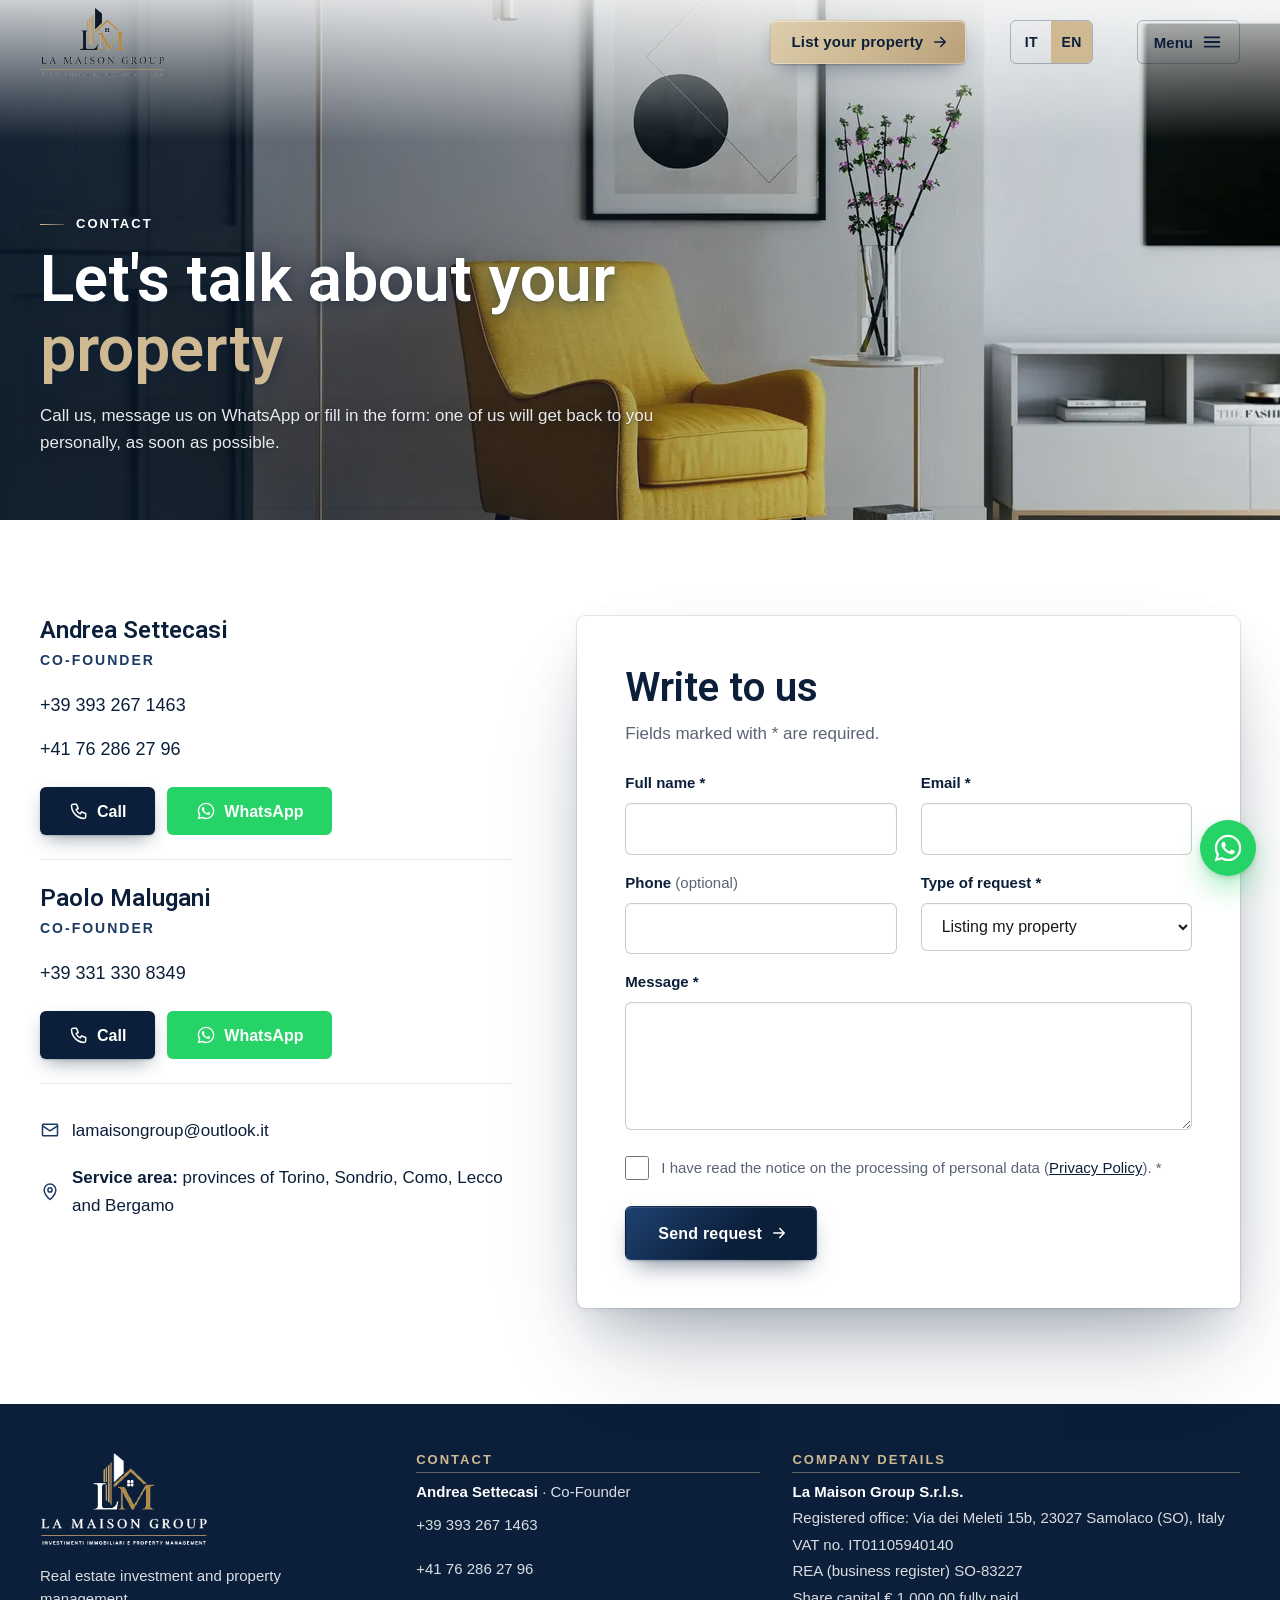
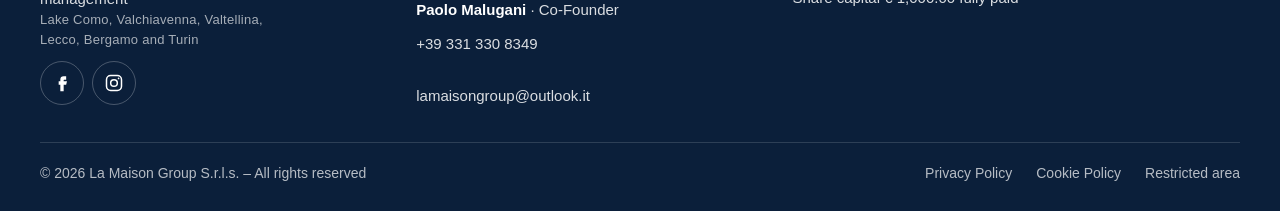
<file: contatti.html>
<!DOCTYPE html>
<html lang="it">
<head>
  <meta charset="utf-8">
  <meta name="viewport" content="width=device-width, initial-scale=1, viewport-fit=cover">
  <title>Contatti | LA MAISON GROUP, Samolaco (SO)</title>
  <meta name="description" content="Contatta LA MAISON GROUP, con sede a Samolaco (SO): affitti brevi, affitti, vendita e consulenza immobiliare sul Lago di Como, in Valtellina e a Torino. Telefono, WhatsApp ed email.">
  <link rel="canonical" href="https://www.lamaison-group.it/contatti.html">
  <link rel="alternate" hreflang="it" href="https://www.lamaison-group.it/contatti.html">
  <link rel="alternate" hreflang="en" href="https://www.lamaison-group.it/contatti.html?lang=en">
  <link rel="alternate" hreflang="x-default" href="https://www.lamaison-group.it/contatti.html">
  <meta name="theme-color" content="#0B1F3A">
  <meta property="og:title" content="Contatti">
  <meta property="og:description" content="Contatta LA MAISON GROUP, con sede a Samolaco (SO): affitti brevi, affitti, vendita e consulenza immobiliare sul Lago di Como, in Valtellina e a Torino. Telefono, WhatsApp ed email.">
  <meta property="og:image" content="https://www.lamaison-group.it/img/contatti-intestazione.webp">
  <meta property="og:type" content="website">
  <link rel="icon" href="/favicon.ico" sizes="48x48">
  <link rel="icon" type="image/png" sizes="192x192" href="img/favicon-192.png">
  <meta property="og:site_name" content="LA MAISON GROUP">
  <link rel="apple-touch-icon" href="img/apple-touch-icon.png">
  <link rel="stylesheet" href="css/fonts.css?v=09f8ab51">
  <link rel="stylesheet" href="css/style.css?v=a8f08e84">
  <link rel="preload" as="image" href="img/contatti-intestazione.webp" imagesrcset="img/contatti-intestazione-800.webp 800w, img/contatti-intestazione-1280.webp 1280w, img/contatti-intestazione.webp 1920w" imagesizes="100vw" type="image/webp">
  <script>document.documentElement.classList.add('js', 'content-loading');</script>
  <script src="js/main.js?v=369428e8" defer></script>
  <script src="js/dati.js?v=98647fd2" defer></script>
  <script src="js/content.js?v=72977fe3" defer></script>
  <script src="js/statistiche.js?v=24aaef0d" defer></script>
  <script src="js/lingua.js?v=8e7e1fbe" defer></script>
  <script src="js/render.js?v=3ba0104d" defer></script>
  <script src="js/forms.js?v=83b0d0cc" defer></script>
</head>
<body data-page="contatti">
  <a class="skip-link" href="#contenuto">Vai al contenuto</a>

  <!-- ===== Header ===== -->
  <header class="header" id="header">
    <div class="container header__inner">
      <a class="header__logo" href="index.html" aria-label="LA MAISON GROUP, torna alla home">
        <img data-edit-img="@sito.logo_chiaro" class="logo--light" src="img/logo-chiaro.png" alt="Logo LA MAISON GROUP" width="240" height="134">
        <img data-edit-img="@sito.logo" class="logo--dark" src="img/logo.png" alt="" width="240" height="134">
      </a>
      <nav class="nav" aria-label="Menu principale">
        <a data-edit="@menu.index" href="index.html">Home</a>
        <a data-edit="@menu.chi_siamo" href="chi-siamo.html">Chi siamo</a>
        <a data-edit="@menu.affitti_brevi" href="affitti-brevi.html">Affitti brevi</a>
        <a data-edit="@menu.affitti_tradizionali" href="affitti-tradizionali.html">Affitti tradizionali</a>
        <a data-edit="@menu.vendita" href="vendita.html">Vendita</a>
        <a data-edit="@menu.progetti" href="progetti.html">Progetti</a>
        <a data-edit="@menu.recensioni" href="recensioni.html">Recensioni</a>
        <a data-edit="@menu.contatti" href="contatti.html" aria-current="page">Contatti</a>
      </nav>
      <a data-edit="@menu.pulsante" class="btn btn--gold header__cta" href="contatti.html?tipo=affidare">Affida il tuo immobile</a>
      <div class="lang-switch" role="group" aria-label="Lingua">
        <button type="button" data-lang="it" lang="it" aria-pressed="true"><span class="visually-hidden">Italiano</span><span aria-hidden="true">IT</span></button>
        <button type="button" data-lang="en" lang="en" aria-pressed="false"><span class="visually-hidden">English</span><span aria-hidden="true">EN</span></button>
      </div>
      <button class="burger" type="button" aria-label="Apri il menu" aria-expanded="false" aria-controls="mobile-menu">
        <span class="burger__label" aria-hidden="true">Menù</span>
        <svg class="icon-open" viewBox="0 0 24 24" fill="none" stroke="currentColor" stroke-width="2" stroke-linecap="round" aria-hidden="true"><path d="M4 7h16M4 12h16M4 17h16"/></svg>
        <svg class="icon-close" viewBox="0 0 24 24" fill="none" stroke="currentColor" stroke-width="2" stroke-linecap="round" aria-hidden="true"><path d="M6 6l12 12M18 6L6 18"/></svg>
      </button>
    </div>
  </header>

  <div class="mobile-menu" id="mobile-menu" aria-label="Menu">
    <div class="mobile-menu__lang" role="group" aria-label="Lingua">
      <button type="button" data-lang="it" lang="it" aria-pressed="true">Italiano</button>
      <button type="button" data-lang="en" lang="en" aria-pressed="false">English</button>
    </div>
    <ul>
      <li><a data-edit="@menu.index" href="index.html">Home</a></li>
      <li><a data-edit="@menu.chi_siamo" href="chi-siamo.html">Chi siamo</a></li>
      <li><a data-edit="@menu.affitti_brevi" href="affitti-brevi.html">Affitti brevi</a></li>
      <li><a data-edit="@menu.affitti_tradizionali" href="affitti-tradizionali.html">Affitti tradizionali</a></li>
      <li><a data-edit="@menu.vendita" href="vendita.html">Vendita</a></li>
      <li><a data-edit="@menu.progetti" href="progetti.html">Progetti</a></li>
      <li><a data-edit="@menu.recensioni" href="recensioni.html">Recensioni</a></li>
      <li><a data-edit="@menu.contatti" href="contatti.html" aria-current="page">Contatti</a></li>
    </ul>
    <a data-edit="@menu.pulsante" class="btn btn--gold" href="contatti.html?tipo=affidare">Affida il tuo immobile</a>
  </div>

  <main id="contenuto">
    <section class="page-hero on-navy" aria-labelledby="page-title">
      <img data-edit-img="intestazione.foto_1" class="hero__img" src="img/contatti-intestazione.webp" srcset="img/contatti-intestazione-800.webp 800w, img/contatti-intestazione-1280.webp 1280w, img/contatti-intestazione.webp 1920w" sizes="100vw" width="1920" height="1080" fetchpriority="high"
           alt="Angolo elegante con poltrona gialla, lampada e quadro">
      <div class="container">
        <div class="page-hero__content">
          <span data-edit="intestazione.etichetta_1" class="label">Contatti</span>
          <h1 data-edit="intestazione.titolo_1" id="page-title">Parliamo del tuo <span class="accent">immobile</span></h1>
          <p data-edit="intestazione.testo_1">Chiamaci, scrivici su WhatsApp o compila il modulo: ti risponde direttamente uno di noi, al più presto.</p>
        </div>
      </div>
    </section>

    <section class="section" aria-label="Recapiti e modulo di contatto">
      <div class="container contact-grid">
        <div class="reveal">
          <div class="contact-person">
            <h3 data-edit="scrivici.sottotitolo_1">Andrea Settecasi</h3>
            <p data-edit="scrivici.testo_1" class="role">Co-Founder</p>
            <p class="phones"><a data-edit="scrivici.telefono_1" data-edit-href="tel" href="tel:+393932671463">+39 393 267 1463</a><a data-edit="scrivici.telefono_2" data-edit-href="tel" data-optional="svizzero" href="tel:+41762862796">+41 76 286 27 96</a></p>
            <div class="btn-row">
              <a class="btn btn--primary" href="tel:+393932671463"><svg viewBox="0 0 24 24" fill="none" stroke="currentColor" stroke-width="1.8" stroke-linecap="round" stroke-linejoin="round" aria-hidden="true"><path d="M5 4h4l2 5-2.5 1.5a11 11 0 0 0 5 5L15 13l5 2v4a2 2 0 0 1-2 2A16 16 0 0 1 3 6a2 2 0 0 1 2-2"/></svg>Chiama</a>
              <a class="btn btn--whatsapp" href="https://wa.me/393932671463?text=Buongiorno%2C%20vorrei%20informazioni%20sui%20vostri%20servizi." target="_blank" rel="noopener" data-wa="1"><svg viewBox="0 0 24 24" fill="currentColor" aria-hidden="true"><path d="M12.04 2C6.58 2 2.13 6.45 2.13 11.91c0 1.75.46 3.45 1.32 4.95L2.05 22l5.25-1.38a9.9 9.9 0 0 0 4.74 1.21c5.46 0 9.91-4.45 9.91-9.91S17.5 2 12.04 2zm0 18.15a8.2 8.2 0 0 1-4.19-1.15l-.3-.18-3.12.82.83-3.04-.2-.31a8.2 8.2 0 0 1-1.26-4.38c0-4.54 3.7-8.23 8.24-8.23 4.54 0 8.23 3.69 8.23 8.23 0 4.54-3.69 8.24-8.23 8.24zm4.52-6.16c-.25-.12-1.47-.72-1.69-.81-.23-.08-.39-.12-.56.13-.17.25-.64.81-.78.97-.14.17-.29.19-.54.06-.25-.12-1.05-.39-1.99-1.23-.74-.66-1.23-1.47-1.38-1.72-.14-.25-.02-.38.11-.51.11-.11.25-.29.37-.43.13-.15.17-.25.25-.42.08-.17.04-.31-.02-.43-.06-.12-.56-1.34-.76-1.84-.2-.48-.41-.42-.56-.43h-.48c-.17 0-.43.06-.66.31-.22.25-.86.85-.86 2.07 0 1.22.89 2.4 1.01 2.56.12.17 1.75 2.67 4.23 3.74.59.26 1.05.41 1.41.52.59.19 1.13.16 1.56.1.48-.07 1.47-.6 1.67-1.18.21-.58.21-1.08.14-1.18-.06-.1-.22-.16-.47-.28z"/></svg>WhatsApp</a>
            </div>
          </div>
          <div class="contact-person">
            <h3 data-edit="scrivici.sottotitolo_2">Paolo Malugani</h3>
            <p data-edit="scrivici.testo_2" class="role">Co-Founder</p>
            <p class="phones"><a data-edit="scrivici.telefono_3" data-edit-href="tel" href="tel:+393313308349">+39 331 330 8349</a></p>
            <div class="btn-row">
              <a class="btn btn--primary" href="tel:+393313308349"><svg viewBox="0 0 24 24" fill="none" stroke="currentColor" stroke-width="1.8" stroke-linecap="round" stroke-linejoin="round" aria-hidden="true"><path d="M5 4h4l2 5-2.5 1.5a11 11 0 0 0 5 5L15 13l5 2v4a2 2 0 0 1-2 2A16 16 0 0 1 3 6a2 2 0 0 1 2-2"/></svg>Chiama</a>
              <a class="btn btn--whatsapp" href="https://wa.me/393313308349?text=Buongiorno%2C%20vorrei%20informazioni%20sui%20vostri%20servizi." target="_blank" rel="noopener" data-wa="2"><svg viewBox="0 0 24 24" fill="currentColor" aria-hidden="true"><path d="M12.04 2C6.58 2 2.13 6.45 2.13 11.91c0 1.75.46 3.45 1.32 4.95L2.05 22l5.25-1.38a9.9 9.9 0 0 0 4.74 1.21c5.46 0 9.91-4.45 9.91-9.91S17.5 2 12.04 2zm0 18.15a8.2 8.2 0 0 1-4.19-1.15l-.3-.18-3.12.82.83-3.04-.2-.31a8.2 8.2 0 0 1-1.26-4.38c0-4.54 3.7-8.23 8.24-8.23 4.54 0 8.23 3.69 8.23 8.23 0 4.54-3.69 8.24-8.23 8.24zm4.52-6.16c-.25-.12-1.47-.72-1.69-.81-.23-.08-.39-.12-.56.13-.17.25-.64.81-.78.97-.14.17-.29.19-.54.06-.25-.12-1.05-.39-1.99-1.23-.74-.66-1.23-1.47-1.38-1.72-.14-.25-.02-.38.11-.51.11-.11.25-.29.37-.43.13-.15.17-.25.25-.42.08-.17.04-.31-.02-.43-.06-.12-.56-1.34-.76-1.84-.2-.48-.41-.42-.56-.43h-.48c-.17 0-.43.06-.66.31-.22.25-.86.85-.86 2.07 0 1.22.89 2.4 1.01 2.56.12.17 1.75 2.67 4.23 3.74.59.26 1.05.41 1.41.52.59.19 1.13.16 1.56.1.48-.07 1.47-.6 1.67-1.18.21-.58.21-1.08.14-1.18-.06-.1-.22-.16-.47-.28z"/></svg>WhatsApp</a>
            </div>
          </div>
          <p class="contact-line"><svg viewBox="0 0 24 24" fill="none" stroke="currentColor" stroke-width="1.8" stroke-linecap="round" stroke-linejoin="round" aria-hidden="true"><rect x="3" y="5" width="18" height="14" rx="1"/><path d="M3 7l9 6 9-6"/></svg><a data-edit="scrivici.email_1" data-edit-href="mailto" href="mailto:lamaisongroup@outlook.it">lamaisongroup@outlook.it</a></p>
          <p class="contact-line"><svg viewBox="0 0 24 24" fill="none" stroke="currentColor" stroke-width="1.8" stroke-linecap="round" stroke-linejoin="round" aria-hidden="true"><path d="M12 21s-7-6.1-7-11.5a7 7 0 0 1 14 0C19 14.9 12 21 12 21z"/><circle cx="12" cy="9.5" r="2.5"/></svg><span><strong>Zona operativa:</strong> <span data-zone-text>provincia di Torino</span></span></p>
        </div>

        <div class="form-card reveal" id="modulo">
          <h2 data-edit="scrivici.titolo_1">Scrivici</h2>
          <p data-edit="scrivici.testo_3">I campi con * sono obbligatori.</p>
          <form class="form" data-formspree="contatti" data-endpoint="https://formspree.io/f/mppwrybn" action="https://formspree.io/f/mppwrybn" method="POST" novalidate>
            <input type="hidden" name="_subject" value="Richiesta dal sito">
            <input type="hidden" name="modulo" value="Contatti">
            <div class="hp" aria-hidden="true"><label>Non compilare<input type="text" name="_gotcha" tabindex="-1" autocomplete="off"></label></div>

            <div class="field">
              <label data-edit="scrivici.campo_1" for="c-nome">Nome e cognome *</label>
              <input id="c-nome" name="nome" type="text" autocomplete="name" required maxlength="100">
            </div>
            <div class="field">
              <label data-edit="scrivici.campo_2" for="c-email">Email *</label>
              <input id="c-email" name="email" type="email" autocomplete="email" required maxlength="150">
            </div>
            <div class="field">
              <label for="c-telefono">Telefono <span class="optional">(facoltativo)</span></label>
              <input id="c-telefono" name="telefono" type="tel" autocomplete="tel" maxlength="40">
            </div>
            <div class="field">
              <label data-edit="scrivici.campo_3" for="c-tipo">Tipo di richiesta *</label>
              <select id="c-tipo" name="tipo_richiesta" required>
                <option>Affidare un immobile</option>
                <option>Affitto</option>
                <option>Acquisto</option>
                <option>Consulenza</option>
                <option>Altro</option>
              </select>
            </div>
            <div class="field full">
              <label data-edit="scrivici.campo_4" for="c-messaggio">Messaggio *</label>
              <textarea id="c-messaggio" name="messaggio" required maxlength="5000"></textarea>
            </div>
            <label class="consent full">
              <input type="checkbox" name="presa_visione_privacy" value="Sì" required>
              <span>Ho letto l'informativa sul trattamento dei dati personali (<a href="privacy.html" target="_blank" rel="noopener">Privacy Policy</a>). *</span>
            </label>
            <p class="form-alert full" role="alert"></p>
            <button data-edit="scrivici.pulsante_1" class="btn btn--primary" type="submit">Invia la richiesta</button>
          </form>
          <div class="form-success" tabindex="-1" role="status" hidden>
            <svg viewBox="0 0 24 24" fill="none" stroke="currentColor" stroke-width="1.8" stroke-linecap="round" stroke-linejoin="round" aria-hidden="true"><circle cx="12" cy="12" r="10"/><path d="M7.5 12.5l3 3 6-7"/></svg>
            <h3 data-edit="scrivici.sottotitolo_3">Messaggio inviato</h3>
            <p data-edit="scrivici.testo_4">Grazie! Abbiamo ricevuto la tua richiesta e ti ricontatteremo al più presto.</p>
            <button data-edit="scrivici.pulsante_2" class="btn btn--secondary" type="button" data-form-again>Invia un altro messaggio</button>
          </div>
        </div>
      </div>
    </section>
  </main>

  <!-- ===== Footer ===== -->
  <footer class="footer">
    <div class="container">
      <div class="footer__grid">
        <div>
          <a class="header__logo footer__logo" href="index.html" aria-label="LA MAISON GROUP, torna alla home">
            <img data-edit-img="@sito.logo_chiaro" src="img/logo-chiaro.png" alt="Logo LA MAISON GROUP" width="240" height="134" loading="lazy">
          </a>
          <p data-edit="@footer.testo_1">Investimenti immobiliari e property management</p>
          <p data-edit="@footer.zona_1" class="footer__zona">Lago di Como, Valchiavenna, Valtellina, Lecco, Bergamo e Torino</p>
          <ul class="footer__social" data-social hidden>
            <li data-social-item="facebook"><a href="#" target="_blank" rel="noopener" aria-label="Facebook"><svg viewBox="0 0 24 24" fill="currentColor" aria-hidden="true"><path d="M14 8h3V4h-3a4 4 0 0 0-4 4v2H8v4h2v8h4v-8h3l1-4h-4V8.5a.5.5 0 0 1 .5-.5z"/></svg></a></li>
            <li data-social-item="instagram"><a href="#" target="_blank" rel="noopener" aria-label="Instagram"><svg viewBox="0 0 24 24" fill="none" stroke="currentColor" stroke-width="1.8" aria-hidden="true"><rect x="3" y="3" width="18" height="18" rx="5"/><circle cx="12" cy="12" r="4"/><circle cx="17.5" cy="6.5" r="1" fill="currentColor" stroke="none"/></svg></a></li>
          </ul>
        </div>
        <div>
          <h2 data-edit="@footer.titolo_1">Contatti</h2>
          <p><strong data-edit="@footer.nome_1">Andrea Settecasi</strong> · <span data-edit="@footer.voce_1">Co-Founder</span><br>
            <a data-edit="@footer.telefono_1" data-edit-href="tel" href="tel:+393932671463">+39 393 267 1463</a><br>
            <a data-edit="@footer.telefono_2" data-edit-href="tel" data-optional="svizzero" href="tel:+41762862796">+41 76 286 27 96</a></p>
          <p><strong data-edit="@footer.nome_2">Paolo Malugani</strong> · <span data-edit="@footer.voce_2">Co-Founder</span><br>
            <a data-edit="@footer.telefono_3" data-edit-href="tel" href="tel:+393313308349">+39 331 330 8349</a></p>
          <p><a data-edit="@footer.email_1" data-edit-href="mailto" href="mailto:lamaisongroup@outlook.it">lamaisongroup@outlook.it</a></p>
        </div>
        <div>
          <h2 data-edit="@footer.titolo_3">Dati societari</h2>
          <p data-edit="@footer.testo_2"><strong>La Maison Group S.r.l.s.</strong></p>
          <p data-edit="@footer.sede">Sede legale: Via dei Meleti 15b, 23027 Samolaco (SO)</p>
          <p data-edit="@footer.testo_3">P. IVA 01105940140</p>
          <p data-edit="@footer.rea">REA SO-83227</p>
          <p data-edit="@footer.capitale">Capitale sociale € 1.000,00 i.v.</p>
        </div>
      </div>
      <div class="footer__bottom">
        <span data-edit="@footer.voce_3">© 2026 La Maison Group S.r.l.s. – Tutti i diritti riservati</span>
        <nav aria-label="Note legali">
          <a data-edit="@menu.privacy" href="privacy.html">Privacy Policy</a>
          <a data-edit="@menu.cookie" href="cookie.html">Cookie Policy</a>
          <a href="#admin" data-admin-link>Area riservata</a>
        </nav>
      </div>
    </div>
  </footer>

  <a class="whatsapp-float" href="https://wa.me/393932671463?text=Buongiorno%2C%20vorrei%20informazioni%20sui%20vostri%20servizi." target="_blank" rel="noopener" aria-label="Scrivici su WhatsApp" data-wa="1">
    <svg viewBox="0 0 24 24" fill="currentColor" aria-hidden="true"><path d="M12.04 2C6.58 2 2.13 6.45 2.13 11.91c0 1.75.46 3.45 1.32 4.95L2.05 22l5.25-1.38a9.9 9.9 0 0 0 4.74 1.21c5.46 0 9.91-4.45 9.91-9.91S17.5 2 12.04 2zm0 18.15a8.2 8.2 0 0 1-4.19-1.15l-.3-.18-3.12.82.83-3.04-.2-.31a8.2 8.2 0 0 1-1.26-4.38c0-4.54 3.7-8.23 8.24-8.23 4.54 0 8.23 3.69 8.23 8.23 0 4.54-3.69 8.24-8.23 8.24zm4.52-6.16c-.25-.12-1.47-.72-1.69-.81-.23-.08-.39-.12-.56.13-.17.25-.64.81-.78.97-.14.17-.29.19-.54.06-.25-.12-1.05-.39-1.99-1.23-.74-.66-1.23-1.47-1.38-1.72-.14-.25-.02-.38.11-.51.11-.11.25-.29.37-.43.13-.15.17-.25.25-.42.08-.17.04-.31-.02-.43-.06-.12-.56-1.34-.76-1.84-.2-.48-.41-.42-.56-.43h-.48c-.17 0-.43.06-.66.31-.22.25-.86.85-.86 2.07 0 1.22.89 2.4 1.01 2.56.12.17 1.75 2.67 4.23 3.74.59.26 1.05.41 1.41.52.59.19 1.13.16 1.56.1.48-.07 1.47-.6 1.67-1.18.21-.58.21-1.08.14-1.18-.06-.1-.22-.16-.47-.28z"/></svg>
  </a>
</body>
</html>
</file>
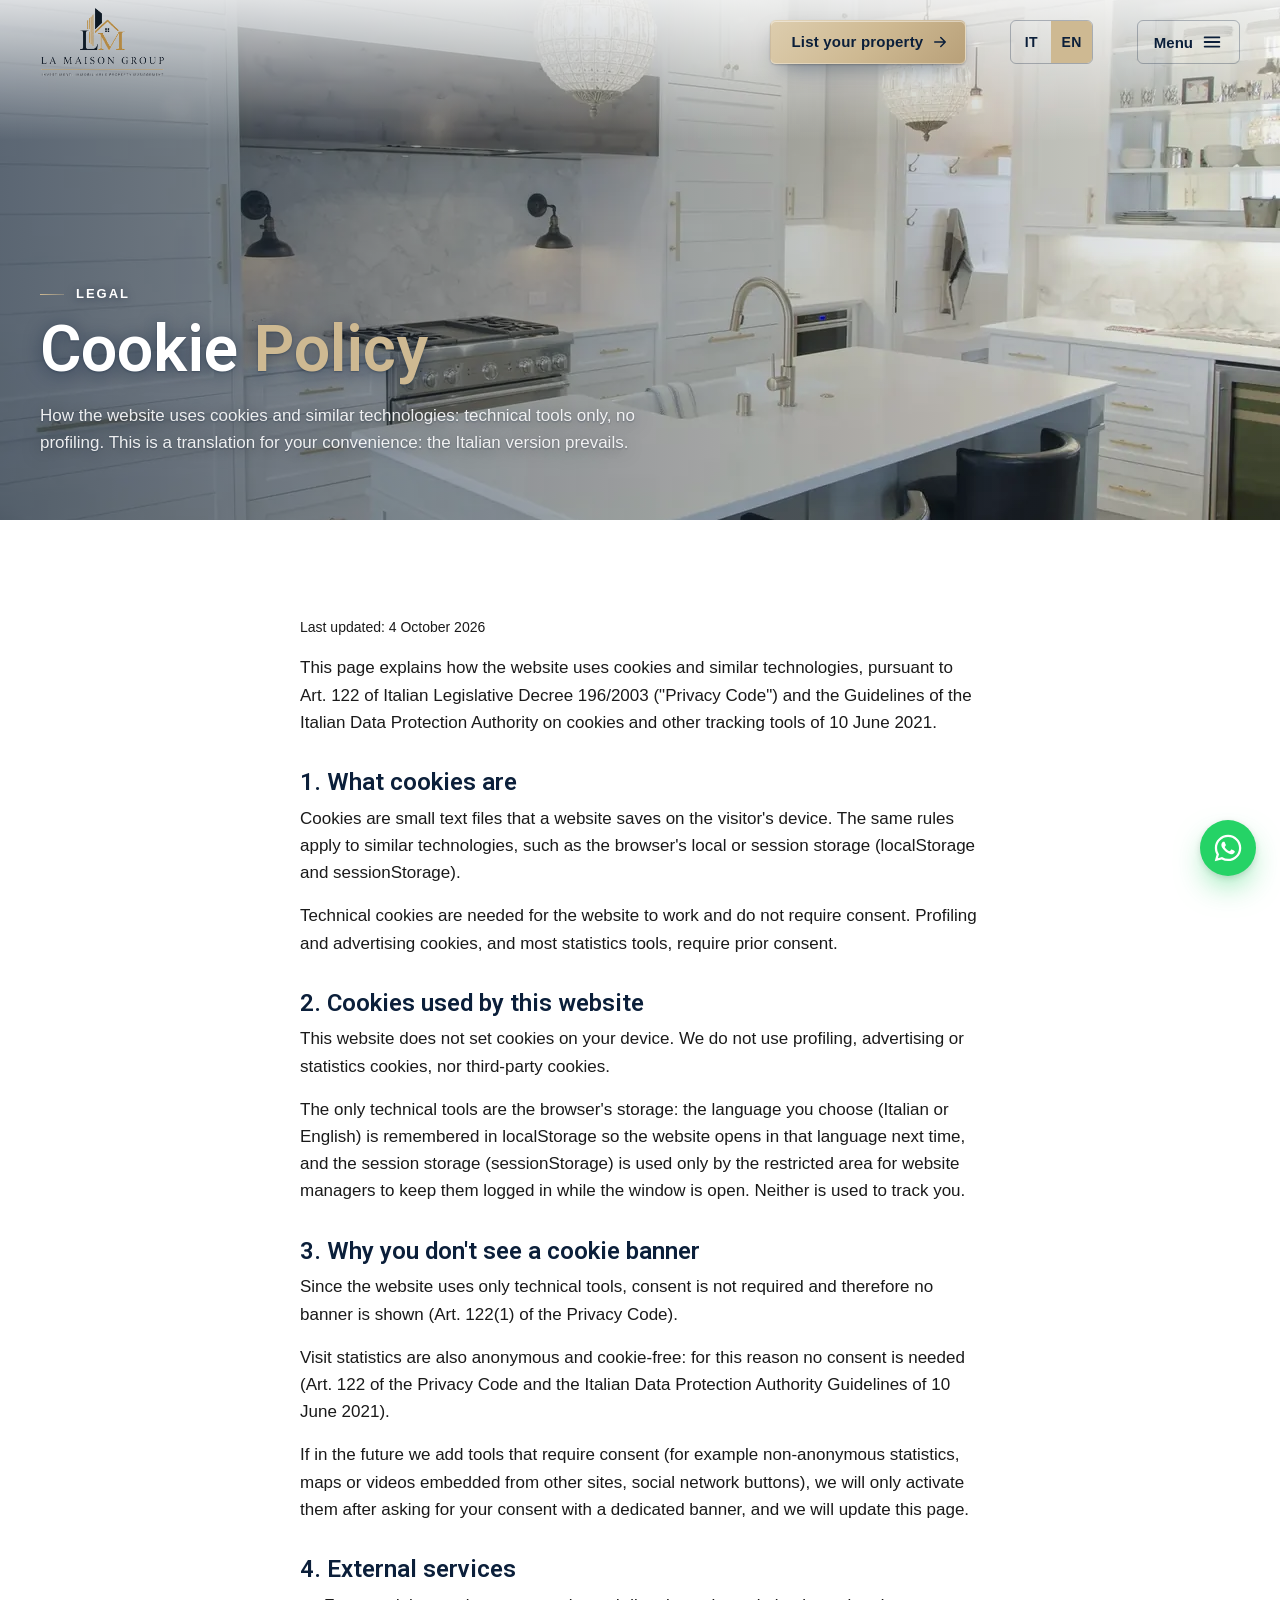
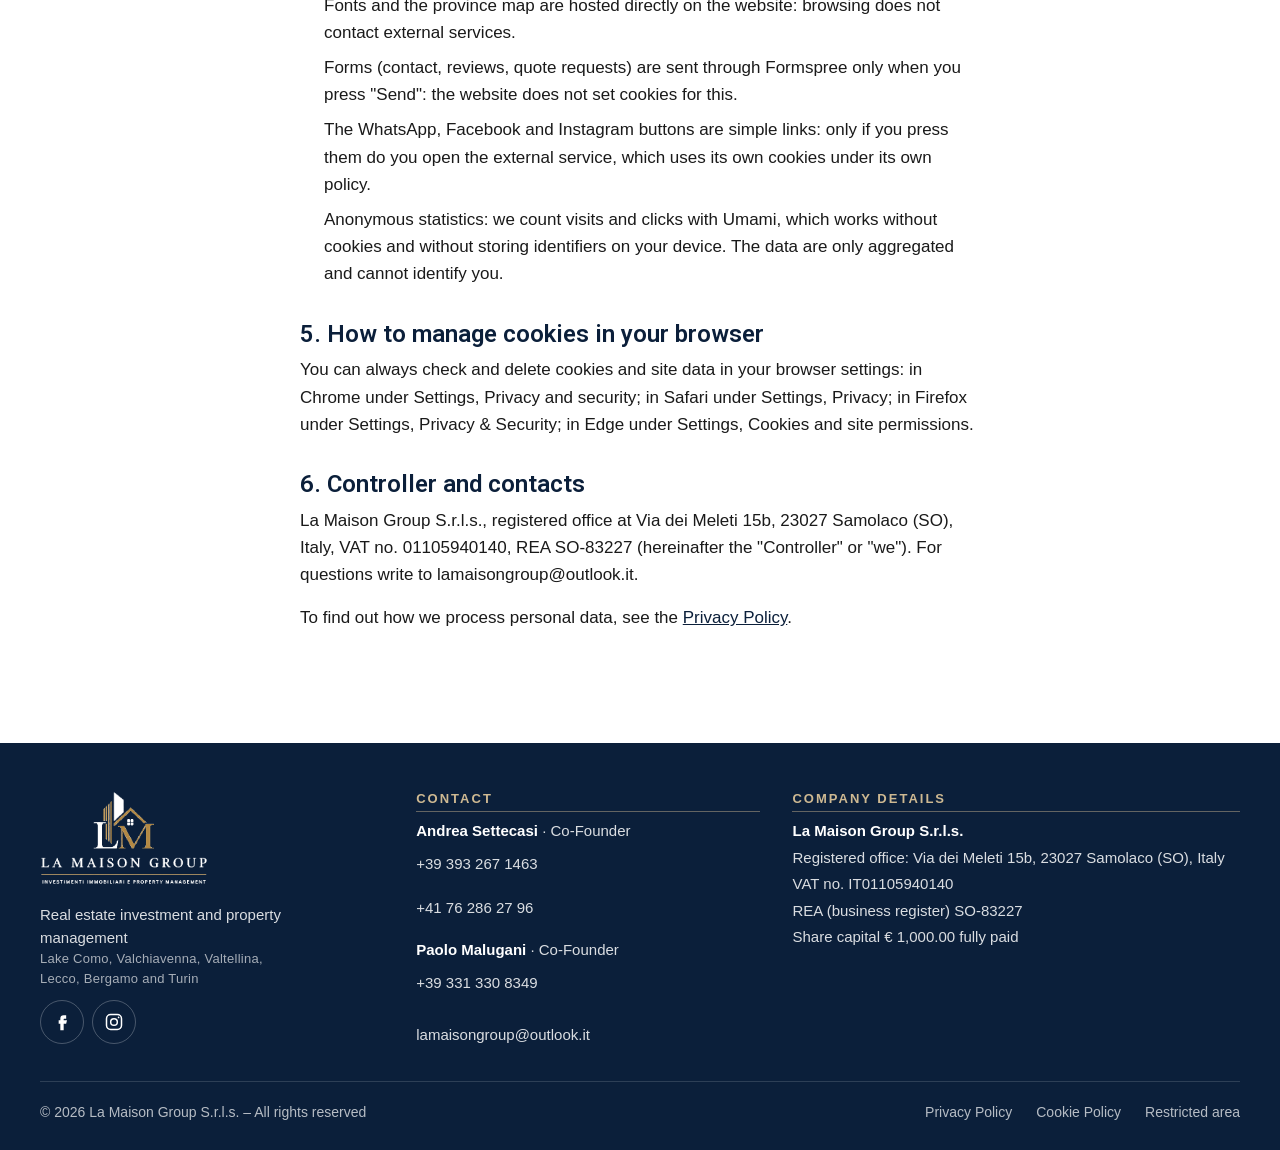
<file: cookie.html>
<!DOCTYPE html>
<html lang="it">
<head>
  <meta charset="utf-8">
  <meta name="viewport" content="width=device-width, initial-scale=1, viewport-fit=cover">
  <title>Cookie Policy | LA MAISON GROUP</title>
  <meta name="description" content="Cookie Policy di LA MAISON GROUP: il sito non installa cookie di profilazione né pubblicitari e usa solo statistiche anonime senza cookie. Scopri come gestire le preferenze.">
  <link rel="canonical" href="https://www.lamaison-group.it/cookie.html">
  <link rel="alternate" hreflang="it" href="https://www.lamaison-group.it/cookie.html">
  <link rel="alternate" hreflang="en" href="https://www.lamaison-group.it/cookie.html?lang=en">
  <link rel="alternate" hreflang="x-default" href="https://www.lamaison-group.it/cookie.html">
  <meta name="theme-color" content="#0B1F3A">
  <meta property="og:title" content="Cookie Policy | LA MAISON GROUP">
  <meta property="og:description" content="Cookie Policy di LA MAISON GROUP: il sito non installa cookie di profilazione né pubblicitari e usa solo statistiche anonime senza cookie. Scopri come gestire le preferenze.">
  <meta property="og:image" content="https://www.lamaison-group.it/img/cookie-intestazione.webp">
  <meta property="og:type" content="website">
  <link rel="icon" href="/favicon.ico" sizes="48x48">
  <link rel="icon" type="image/png" sizes="192x192" href="img/favicon-192.png">
  <meta property="og:site_name" content="LA MAISON GROUP">
  <link rel="apple-touch-icon" href="img/apple-touch-icon.png">
  <link rel="stylesheet" href="css/fonts.css?v=09f8ab51">
  <link rel="stylesheet" href="css/style.css?v=a8f08e84">
  <link rel="preload" as="image" href="img/cookie-intestazione.webp" imagesrcset="img/cookie-intestazione-800.webp 800w, img/cookie-intestazione-1280.webp 1280w, img/cookie-intestazione.webp 1920w" imagesizes="100vw" type="image/webp">
  <script>document.documentElement.classList.add('js', 'content-loading');</script>
  <script src="js/main.js?v=369428e8" defer></script>
  <script src="js/dati.js?v=98647fd2" defer></script>
  <script src="js/content.js?v=72977fe3" defer></script>
  <script src="js/statistiche.js?v=24aaef0d" defer></script>
  <script src="js/lingua.js?v=8e7e1fbe" defer></script>
  <script src="js/render.js?v=3ba0104d" defer></script>
</head>
<body data-page="cookie">
  <a class="skip-link" href="#contenuto">Vai al contenuto</a>

  <!-- ===== Header ===== -->
  <header class="header" id="header">
    <div class="container header__inner">
      <a class="header__logo" href="index.html" aria-label="LA MAISON GROUP, torna alla home">
        <img data-edit-img="@sito.logo_chiaro" class="logo--light" src="img/logo-chiaro.png" alt="Logo LA MAISON GROUP" width="240" height="134">
        <img data-edit-img="@sito.logo" class="logo--dark" src="img/logo.png" alt="" width="240" height="134">
      </a>
      <nav class="nav" aria-label="Menu principale">
        <a data-edit="@menu.index" href="index.html">Home</a>
        <a data-edit="@menu.chi_siamo" href="chi-siamo.html">Chi siamo</a>
        <a data-edit="@menu.affitti_brevi" href="affitti-brevi.html">Affitti brevi</a>
        <a data-edit="@menu.affitti_tradizionali" href="affitti-tradizionali.html">Affitti tradizionali</a>
        <a data-edit="@menu.vendita" href="vendita.html">Vendita</a>
        <a data-edit="@menu.progetti" href="progetti.html">Progetti</a>
        <a data-edit="@menu.recensioni" href="recensioni.html">Recensioni</a>
        <a data-edit="@menu.contatti" href="contatti.html">Contatti</a>
      </nav>
      <a data-edit="@menu.pulsante" class="btn btn--gold header__cta" href="contatti.html?tipo=affidare">Affida il tuo immobile</a>
      <div class="lang-switch" role="group" aria-label="Lingua">
        <button type="button" data-lang="it" lang="it" aria-pressed="true"><span class="visually-hidden">Italiano</span><span aria-hidden="true">IT</span></button>
        <button type="button" data-lang="en" lang="en" aria-pressed="false"><span class="visually-hidden">English</span><span aria-hidden="true">EN</span></button>
      </div>
      <button class="burger" type="button" aria-label="Apri il menu" aria-expanded="false" aria-controls="mobile-menu">
        <span class="burger__label" aria-hidden="true">Menù</span>
        <svg class="icon-open" viewBox="0 0 24 24" fill="none" stroke="currentColor" stroke-width="2" stroke-linecap="round" aria-hidden="true"><path d="M4 7h16M4 12h16M4 17h16"/></svg>
        <svg class="icon-close" viewBox="0 0 24 24" fill="none" stroke="currentColor" stroke-width="2" stroke-linecap="round" aria-hidden="true"><path d="M6 6l12 12M18 6L6 18"/></svg>
      </button>
    </div>
  </header>

  <div class="mobile-menu" id="mobile-menu" aria-label="Menu">
    <div class="mobile-menu__lang" role="group" aria-label="Lingua">
      <button type="button" data-lang="it" lang="it" aria-pressed="true">Italiano</button>
      <button type="button" data-lang="en" lang="en" aria-pressed="false">English</button>
    </div>
    <ul>
      <li><a data-edit="@menu.index" href="index.html">Home</a></li>
      <li><a data-edit="@menu.chi_siamo" href="chi-siamo.html">Chi siamo</a></li>
      <li><a data-edit="@menu.affitti_brevi" href="affitti-brevi.html">Affitti brevi</a></li>
      <li><a data-edit="@menu.affitti_tradizionali" href="affitti-tradizionali.html">Affitti tradizionali</a></li>
      <li><a data-edit="@menu.vendita" href="vendita.html">Vendita</a></li>
      <li><a data-edit="@menu.progetti" href="progetti.html">Progetti</a></li>
      <li><a data-edit="@menu.recensioni" href="recensioni.html">Recensioni</a></li>
      <li><a data-edit="@menu.contatti" href="contatti.html">Contatti</a></li>
    </ul>
    <a data-edit="@menu.pulsante" class="btn btn--gold" href="contatti.html?tipo=affidare">Affida il tuo immobile</a>
  </div>

  <main id="contenuto">
    <!-- ===== Intestazione ===== -->
    <section class="page-hero on-navy" aria-labelledby="page-title">
      <img data-edit-img="intestazione.foto_1" class="hero__img" src="img/cookie-intestazione.webp" srcset="img/cookie-intestazione-800.webp 800w, img/cookie-intestazione-1280.webp 1280w, img/cookie-intestazione.webp 1920w" sizes="100vw" width="1920" height="1080" fetchpriority="high"
           alt="Cucina bianca con isola e lampade a sospensione">
      <div class="container">
        <div class="page-hero__content">
          <span data-edit="intestazione.etichetta_1" class="label">Note legali</span>
          <h1 data-edit="intestazione.titolo_1" id="page-title">Cookie <span class="accent">Policy</span></h1>
          <p data-edit="intestazione.testo_1">Come il sito usa cookie e tecnologie simili: solo strumenti tecnici, nessuna profilazione.</p>
        </div>
      </div>
    </section>

    <!-- ===== Informativa ===== -->
    <section class="section" aria-label="Informativa">
      <div class="container legal">
        <p data-edit="informativa.testo_1" class="legal__date">Ultimo aggiornamento: 4 ottobre 2026</p>
        <p data-edit="informativa.testo_2">Questa pagina spiega come il sito usa cookie e tecnologie simili, ai sensi dell'art. 122 del D.Lgs. 196/2003 ("Codice privacy") e delle Linee guida del Garante per la protezione dei dati personali su cookie e altri strumenti di tracciamento del 10 giugno 2021.</p>
        <h2 data-edit="informativa.titolo_1">1. Cosa sono i cookie</h2>
        <p data-edit="informativa.testo_3">I cookie sono piccoli file di testo che un sito salva sul dispositivo di chi lo visita. Le stesse regole valgono per tecnologie simili, come la memoria locale o di sessione del browser (localStorage e sessionStorage).</p>
        <p data-edit="informativa.testo_4">I cookie tecnici servono al funzionamento del sito e non richiedono il consenso. I cookie di profilazione, quelli pubblicitari e la maggior parte degli strumenti di statistica richiedono invece un consenso preventivo.</p>
        <h2 data-edit="informativa.titolo_2">2. Cookie usati da questo sito</h2>
        <p data-edit="informativa.testo_5">Questo sito non installa cookie sul tuo dispositivo. Non usiamo cookie di profilazione, pubblicitari o di statistica, né cookie di terze parti.</p>
        <p data-edit="informativa.testo_6">Gli unici strumenti tecnici sono le memorie del browser: la lingua che scegli (italiano o inglese) viene ricordata nella memoria locale (localStorage), così il sito si riapre nella stessa lingua; la memoria di sessione (sessionStorage) è usata solo dall'area riservata ai gestori del sito per mantenere l'accesso mentre la finestra è aperta. Nessuna delle due serve a tracciarti.</p>
        <h2 data-edit="informativa.titolo_3">3. Perché non vedi un banner dei cookie</h2>
        <p data-edit="informativa.testo_7">Poiché il sito usa solo strumenti tecnici, non è necessario chiedere il consenso e quindi non compare alcun banner (art. 122, comma 1, Codice privacy).</p>
        <p data-edit="informativa.testo_11" data-optional="statistiche" hidden>Anche le statistiche di visita sono anonime e non usano cookie: per questo non serve il consenso (art. 122 Codice privacy e Linee guida del Garante del 10 giugno 2021).</p>
        <p data-edit="informativa.testo_8">Se in futuro aggiungeremo strumenti che richiedono il consenso (per esempio statistiche non anonime, mappe o video incorporati da altri siti, pulsanti dei social network), li attiveremo solo dopo averti chiesto il consenso con un apposito banner, e aggiorneremo questa pagina.</p>
        <h2 data-edit="informativa.titolo_4">4. Servizi esterni</h2>
        <ul>
          <li data-edit="informativa.voce_1">Caratteri tipografici e mappa delle province sono ospitati direttamente sul sito: la navigazione non contatta servizi esterni.</li>
          <li data-edit="informativa.voce_2">I moduli (contatti, recensioni, richieste di preventivo) sono inviati tramite Formspree solo quando premi "Invia": il sito non installa cookie per questo.</li>
          <li data-edit="informativa.voce_3">I pulsanti WhatsApp, Facebook e Instagram sono semplici collegamenti: solo se li premi apri il servizio esterno, che usa i propri cookie secondo la sua informativa.</li>
          <li data-edit="informativa.voce_4" data-optional="statistiche" hidden>Statistiche anonime: contiamo visite e clic con Umami, che lavora senza cookie e senza salvare identificativi sul tuo dispositivo. I dati sono solo aggregati e non permettono di identificarti.</li>
        </ul>
        <h2 data-edit="informativa.titolo_5">5. Come gestire i cookie dal browser</h2>
        <p data-edit="informativa.testo_9">Puoi sempre controllare e cancellare cookie e dati dei siti dalle impostazioni del browser: in Chrome da Impostazioni, Privacy e sicurezza; in Safari da Impostazioni, Privacy; in Firefox da Impostazioni, Privacy e sicurezza; in Edge da Impostazioni, Cookie e autorizzazioni sito.</p>
        <h2 data-edit="informativa.titolo_6">6. Titolare e contatti</h2>
        <p data-edit="informativa.testo_10">La Maison Group S.r.l.s., con sede legale in Via dei Meleti 15b, 23027 Samolaco (SO), P. IVA 01105940140, REA SO-83227 (di seguito "Titolare" o "noi"). Per domande scrivi a lamaisongroup@outlook.it.</p>
        <p>Per sapere come trattiamo i dati personali consulta la <a href="privacy.html">Privacy Policy</a>.</p>
      </div>
    </section>
  </main>

  <!-- ===== Footer ===== -->
  <footer class="footer">
    <div class="container">
      <div class="footer__grid">
        <div>
          <a class="header__logo footer__logo" href="index.html" aria-label="LA MAISON GROUP, torna alla home">
            <img data-edit-img="@sito.logo_chiaro" src="img/logo-chiaro.png" alt="Logo LA MAISON GROUP" width="240" height="134" loading="lazy">
          </a>
          <p data-edit="@footer.testo_1">Investimenti immobiliari e property management</p>
          <p data-edit="@footer.zona_1" class="footer__zona">Lago di Como, Valchiavenna, Valtellina, Lecco, Bergamo e Torino</p>
          <ul class="footer__social" data-social hidden>
            <li data-social-item="facebook"><a href="#" target="_blank" rel="noopener" aria-label="Facebook"><svg viewBox="0 0 24 24" fill="currentColor" aria-hidden="true"><path d="M14 8h3V4h-3a4 4 0 0 0-4 4v2H8v4h2v8h4v-8h3l1-4h-4V8.5a.5.5 0 0 1 .5-.5z"/></svg></a></li>
            <li data-social-item="instagram"><a href="#" target="_blank" rel="noopener" aria-label="Instagram"><svg viewBox="0 0 24 24" fill="none" stroke="currentColor" stroke-width="1.8" aria-hidden="true"><rect x="3" y="3" width="18" height="18" rx="5"/><circle cx="12" cy="12" r="4"/><circle cx="17.5" cy="6.5" r="1" fill="currentColor" stroke="none"/></svg></a></li>
          </ul>
        </div>
        <div>
          <h2 data-edit="@footer.titolo_1">Contatti</h2>
          <p><strong data-edit="@footer.nome_1">Andrea Settecasi</strong> · <span data-edit="@footer.voce_1">Co-Founder</span><br>
            <a data-edit="@footer.telefono_1" data-edit-href="tel" href="tel:+393932671463">+39 393 267 1463</a><br>
            <a data-edit="@footer.telefono_2" data-edit-href="tel" data-optional="svizzero" href="tel:+41762862796">+41 76 286 27 96</a></p>
          <p><strong data-edit="@footer.nome_2">Paolo Malugani</strong> · <span data-edit="@footer.voce_2">Co-Founder</span><br>
            <a data-edit="@footer.telefono_3" data-edit-href="tel" href="tel:+393313308349">+39 331 330 8349</a></p>
          <p><a data-edit="@footer.email_1" data-edit-href="mailto" href="mailto:lamaisongroup@outlook.it">lamaisongroup@outlook.it</a></p>
        </div>
        <div>
          <h2 data-edit="@footer.titolo_3">Dati societari</h2>
          <p data-edit="@footer.testo_2"><strong>La Maison Group S.r.l.s.</strong></p>
          <p data-edit="@footer.sede">Sede legale: Via dei Meleti 15b, 23027 Samolaco (SO)</p>
          <p data-edit="@footer.testo_3">P. IVA 01105940140</p>
          <p data-edit="@footer.rea">REA SO-83227</p>
          <p data-edit="@footer.capitale">Capitale sociale € 1.000,00 i.v.</p>
        </div>
      </div>
      <div class="footer__bottom">
        <span data-edit="@footer.voce_3">© 2026 La Maison Group S.r.l.s. – Tutti i diritti riservati</span>
        <nav aria-label="Note legali">
          <a data-edit="@menu.privacy" href="privacy.html">Privacy Policy</a>
          <a data-edit="@menu.cookie" href="cookie.html">Cookie Policy</a>
          <a href="#admin" data-admin-link>Area riservata</a>
        </nav>
      </div>
    </div>
  </footer>

  <a class="whatsapp-float" href="https://wa.me/393932671463?text=Buongiorno%2C%20vorrei%20informazioni%20sui%20vostri%20servizi." target="_blank" rel="noopener" aria-label="Scrivici su WhatsApp" data-wa="1">
    <svg viewBox="0 0 24 24" fill="currentColor" aria-hidden="true"><path d="M12.04 2C6.58 2 2.13 6.45 2.13 11.91c0 1.75.46 3.45 1.32 4.95L2.05 22l5.25-1.38a9.9 9.9 0 0 0 4.74 1.21c5.46 0 9.91-4.45 9.91-9.91S17.5 2 12.04 2zm0 18.15a8.2 8.2 0 0 1-4.19-1.15l-.3-.18-3.12.82.83-3.04-.2-.31a8.2 8.2 0 0 1-1.26-4.38c0-4.54 3.7-8.23 8.24-8.23 4.54 0 8.23 3.69 8.23 8.23 0 4.54-3.69 8.24-8.23 8.24zm4.52-6.16c-.25-.12-1.47-.72-1.69-.81-.23-.08-.39-.12-.56.13-.17.25-.64.81-.78.97-.14.17-.29.19-.54.06-.25-.12-1.05-.39-1.99-1.23-.74-.66-1.23-1.47-1.38-1.72-.14-.25-.02-.38.11-.51.11-.11.25-.29.37-.43.13-.15.17-.25.25-.42.08-.17.04-.31-.02-.43-.06-.12-.56-1.34-.76-1.84-.2-.48-.41-.42-.56-.43h-.48c-.17 0-.43.06-.66.31-.22.25-.86.85-.86 2.07 0 1.22.89 2.4 1.01 2.56.12.17 1.75 2.67 4.23 3.74.59.26 1.05.41 1.41.52.59.19 1.13.16 1.56.1.48-.07 1.47-.6 1.67-1.18.21-.58.21-1.08.14-1.18-.06-.1-.22-.16-.47-.28z"/></svg>
  </a>
</body>
</html>
</file>
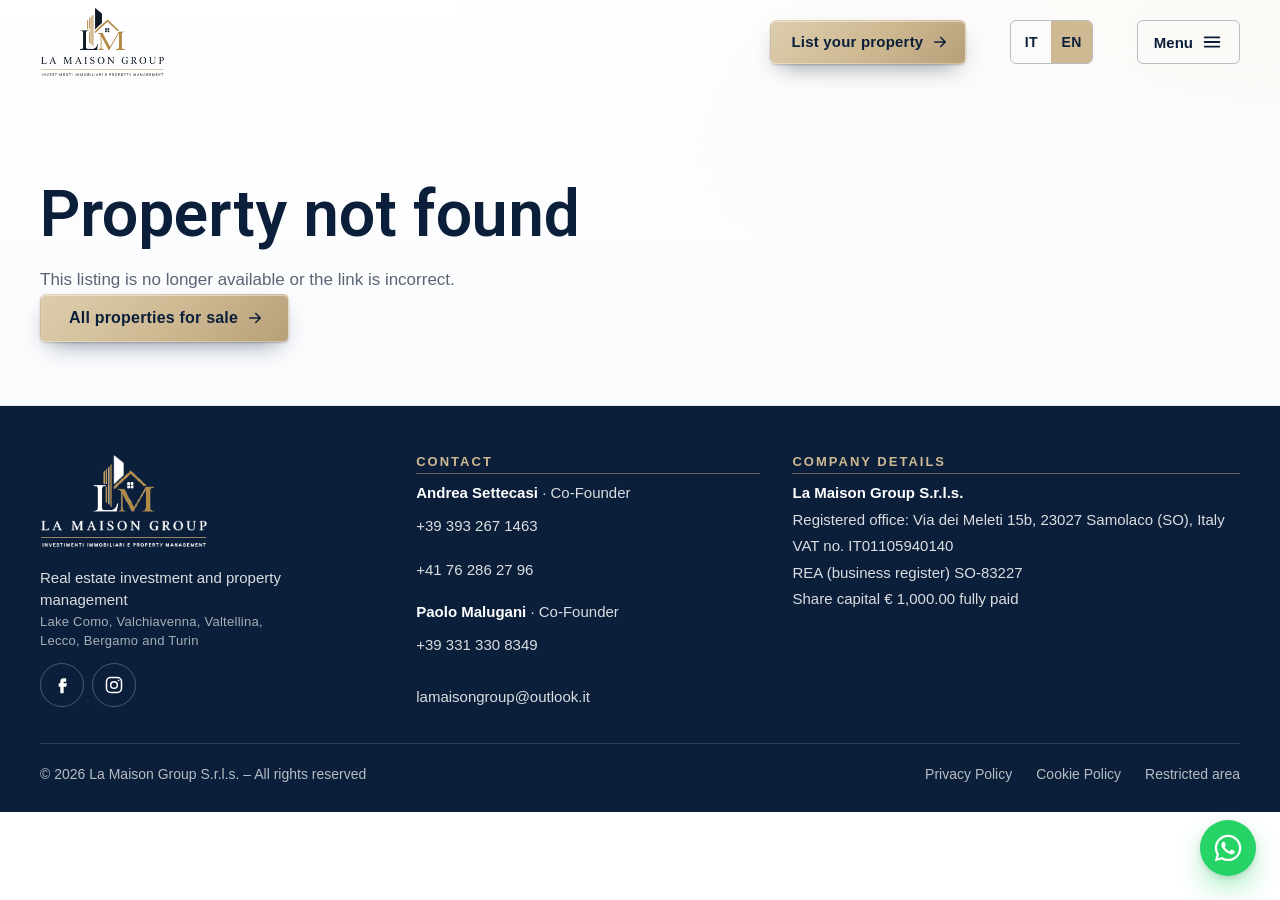
<file: immobile.html>
<!DOCTYPE html>
<html lang="it">
<head>
  <meta charset="utf-8">
  <meta name="viewport" content="width=device-width, initial-scale=1, viewport-fit=cover">
  <title>Scheda immobile | LA MAISON GROUP</title>
  <meta name="description" content="Scheda immobile di LA MAISON GROUP: foto, dettagli e richiesta informazioni.">
  <meta name="theme-color" content="#0B1F3A">
  <meta property="og:title" content="Scheda immobile | LA MAISON GROUP">
  <meta property="og:description" content="Acquisizione, Valorizzazione e Gestione di Immobili a Reddito">
  <meta property="og:image" content="https://www.lamaison-group.it/img/hero.webp">
  <meta property="og:type" content="website">
  <link rel="icon" href="/favicon.ico" sizes="48x48">
  <link rel="icon" type="image/png" sizes="192x192" href="img/favicon-192.png">
  <meta property="og:site_name" content="LA MAISON GROUP">
  <link rel="apple-touch-icon" href="img/apple-touch-icon.png">
  <link rel="stylesheet" href="css/fonts.css?v=09f8ab51">
  <link rel="stylesheet" href="css/style.css?v=a8f08e84">
  <script>document.documentElement.classList.add('js', 'content-loading');</script>
  <script src="js/main.js?v=369428e8" defer></script>
  <script src="js/dati.js?v=98647fd2" defer></script>
  <script src="js/content.js?v=72977fe3" defer></script>
  <script src="js/statistiche.js?v=24aaef0d" defer></script>
  <script src="js/lingua.js?v=8e7e1fbe" defer></script>
  <script src="js/render.js?v=3ba0104d" defer></script>
  <script src="js/scheda.js?v=4b3a5d37" defer></script>
  <script src="js/forms.js?v=83b0d0cc" defer></script>
</head>
<body data-page="immobile">
  <a class="skip-link" href="#contenuto">Vai al contenuto</a>

  <!-- ===== Header ===== -->
  <header class="header" id="header">
    <div class="container header__inner">
      <a class="header__logo" href="index.html" aria-label="LA MAISON GROUP, torna alla home">
        <img data-edit-img="@sito.logo_chiaro" class="logo--light" src="img/logo-chiaro.png" alt="Logo LA MAISON GROUP" width="240" height="134">
        <img data-edit-img="@sito.logo" class="logo--dark" src="img/logo.png" alt="" width="240" height="134">
      </a>
      <nav class="nav" aria-label="Menu principale">
        <a data-edit="@menu.index" href="index.html">Home</a>
        <a data-edit="@menu.chi_siamo" href="chi-siamo.html">Chi siamo</a>
        <a data-edit="@menu.affitti_brevi" href="affitti-brevi.html">Affitti brevi</a>
        <a data-edit="@menu.affitti_tradizionali" href="affitti-tradizionali.html">Affitti tradizionali</a>
        <a data-edit="@menu.vendita" href="vendita.html">Vendita</a>
        <a data-edit="@menu.progetti" href="progetti.html">Progetti</a>
        <a data-edit="@menu.recensioni" href="recensioni.html">Recensioni</a>
        <a data-edit="@menu.contatti" href="contatti.html">Contatti</a>
      </nav>
      <a data-edit="@menu.pulsante" class="btn btn--gold header__cta" href="contatti.html?tipo=affidare">Affida il tuo immobile</a>
      <div class="lang-switch" role="group" aria-label="Lingua">
        <button type="button" data-lang="it" lang="it" aria-pressed="true"><span class="visually-hidden">Italiano</span><span aria-hidden="true">IT</span></button>
        <button type="button" data-lang="en" lang="en" aria-pressed="false"><span class="visually-hidden">English</span><span aria-hidden="true">EN</span></button>
      </div>
      <button class="burger" type="button" aria-label="Apri il menu" aria-expanded="false" aria-controls="mobile-menu">
        <span class="burger__label" aria-hidden="true">Menù</span>
        <svg class="icon-open" viewBox="0 0 24 24" fill="none" stroke="currentColor" stroke-width="2" stroke-linecap="round" aria-hidden="true"><path d="M4 7h16M4 12h16M4 17h16"/></svg>
        <svg class="icon-close" viewBox="0 0 24 24" fill="none" stroke="currentColor" stroke-width="2" stroke-linecap="round" aria-hidden="true"><path d="M6 6l12 12M18 6L6 18"/></svg>
      </button>
    </div>
  </header>

  <div class="mobile-menu" id="mobile-menu" aria-label="Menu">
    <div class="mobile-menu__lang" role="group" aria-label="Lingua">
      <button type="button" data-lang="it" lang="it" aria-pressed="true">Italiano</button>
      <button type="button" data-lang="en" lang="en" aria-pressed="false">English</button>
    </div>
    <ul>
      <li><a data-edit="@menu.index" href="index.html">Home</a></li>
      <li><a data-edit="@menu.chi_siamo" href="chi-siamo.html">Chi siamo</a></li>
      <li><a data-edit="@menu.affitti_brevi" href="affitti-brevi.html">Affitti brevi</a></li>
      <li><a data-edit="@menu.affitti_tradizionali" href="affitti-tradizionali.html">Affitti tradizionali</a></li>
      <li><a data-edit="@menu.vendita" href="vendita.html">Vendita</a></li>
      <li><a data-edit="@menu.progetti" href="progetti.html">Progetti</a></li>
      <li><a data-edit="@menu.recensioni" href="recensioni.html">Recensioni</a></li>
      <li><a data-edit="@menu.contatti" href="contatti.html">Contatti</a></li>
    </ul>
    <a data-edit="@menu.pulsante" class="btn btn--gold" href="contatti.html?tipo=affidare">Affida il tuo immobile</a>
  </div>

  <main id="contenuto" data-scheda>
    <section class="page-hero page-hero--plain on-navy"><div class="container"><div class="page-hero__content"><p>Caricamento…</p></div></div></section>
  </main>

  <!-- ===== Footer ===== -->
  <footer class="footer">
    <div class="container">
      <div class="footer__grid">
        <div>
          <a class="header__logo footer__logo" href="index.html" aria-label="LA MAISON GROUP, torna alla home">
            <img data-edit-img="@sito.logo_chiaro" src="img/logo-chiaro.png" alt="Logo LA MAISON GROUP" width="240" height="134" loading="lazy">
          </a>
          <p data-edit="@footer.testo_1">Investimenti immobiliari e property management</p>
          <p data-edit="@footer.zona_1" class="footer__zona">Lago di Como, Valchiavenna, Valtellina, Lecco, Bergamo e Torino</p>
          <ul class="footer__social" data-social hidden>
            <li data-social-item="facebook"><a href="#" target="_blank" rel="noopener" aria-label="Facebook"><svg viewBox="0 0 24 24" fill="currentColor" aria-hidden="true"><path d="M14 8h3V4h-3a4 4 0 0 0-4 4v2H8v4h2v8h4v-8h3l1-4h-4V8.5a.5.5 0 0 1 .5-.5z"/></svg></a></li>
            <li data-social-item="instagram"><a href="#" target="_blank" rel="noopener" aria-label="Instagram"><svg viewBox="0 0 24 24" fill="none" stroke="currentColor" stroke-width="1.8" aria-hidden="true"><rect x="3" y="3" width="18" height="18" rx="5"/><circle cx="12" cy="12" r="4"/><circle cx="17.5" cy="6.5" r="1" fill="currentColor" stroke="none"/></svg></a></li>
          </ul>
        </div>
        <div>
          <h2 data-edit="@footer.titolo_1">Contatti</h2>
          <p><strong data-edit="@footer.nome_1">Andrea Settecasi</strong> · <span data-edit="@footer.voce_1">Co-Founder</span><br>
            <a data-edit="@footer.telefono_1" data-edit-href="tel" href="tel:+393932671463">+39 393 267 1463</a><br>
            <a data-edit="@footer.telefono_2" data-edit-href="tel" data-optional="svizzero" href="tel:+41762862796">+41 76 286 27 96</a></p>
          <p><strong data-edit="@footer.nome_2">Paolo Malugani</strong> · <span data-edit="@footer.voce_2">Co-Founder</span><br>
            <a data-edit="@footer.telefono_3" data-edit-href="tel" href="tel:+393313308349">+39 331 330 8349</a></p>
          <p><a data-edit="@footer.email_1" data-edit-href="mailto" href="mailto:lamaisongroup@outlook.it">lamaisongroup@outlook.it</a></p>
        </div>
        <div>
          <h2 data-edit="@footer.titolo_3">Dati societari</h2>
          <p data-edit="@footer.testo_2"><strong>La Maison Group S.r.l.s.</strong></p>
          <p data-edit="@footer.sede">Sede legale: Via dei Meleti 15b, 23027 Samolaco (SO)</p>
          <p data-edit="@footer.testo_3">P. IVA 01105940140</p>
          <p data-edit="@footer.rea">REA SO-83227</p>
          <p data-edit="@footer.capitale">Capitale sociale € 1.000,00 i.v.</p>
        </div>
      </div>
      <div class="footer__bottom">
        <span data-edit="@footer.voce_3">© 2026 La Maison Group S.r.l.s. – Tutti i diritti riservati</span>
        <nav aria-label="Note legali">
          <a data-edit="@menu.privacy" href="privacy.html">Privacy Policy</a>
          <a data-edit="@menu.cookie" href="cookie.html">Cookie Policy</a>
          <a href="#admin" data-admin-link>Area riservata</a>
        </nav>
      </div>
    </div>
  </footer>

  <a class="whatsapp-float" href="https://wa.me/393932671463?text=Buongiorno%2C%20vorrei%20informazioni%20sui%20vostri%20servizi." target="_blank" rel="noopener" aria-label="Scrivici su WhatsApp" data-wa="1">
    <svg viewBox="0 0 24 24" fill="currentColor" aria-hidden="true"><path d="M12.04 2C6.58 2 2.13 6.45 2.13 11.91c0 1.75.46 3.45 1.32 4.95L2.05 22l5.25-1.38a9.9 9.9 0 0 0 4.74 1.21c5.46 0 9.91-4.45 9.91-9.91S17.5 2 12.04 2zm0 18.15a8.2 8.2 0 0 1-4.19-1.15l-.3-.18-3.12.82.83-3.04-.2-.31a8.2 8.2 0 0 1-1.26-4.38c0-4.54 3.7-8.23 8.24-8.23 4.54 0 8.23 3.69 8.23 8.23 0 4.54-3.69 8.24-8.23 8.24zm4.52-6.16c-.25-.12-1.47-.72-1.69-.81-.23-.08-.39-.12-.56.13-.17.25-.64.81-.78.97-.14.17-.29.19-.54.06-.25-.12-1.05-.39-1.99-1.23-.74-.66-1.23-1.47-1.38-1.72-.14-.25-.02-.38.11-.51.11-.11.25-.29.37-.43.13-.15.17-.25.25-.42.08-.17.04-.31-.02-.43-.06-.12-.56-1.34-.76-1.84-.2-.48-.41-.42-.56-.43h-.48c-.17 0-.43.06-.66.31-.22.25-.86.85-.86 2.07 0 1.22.89 2.4 1.01 2.56.12.17 1.75 2.67 4.23 3.74.59.26 1.05.41 1.41.52.59.19 1.13.16 1.56.1.48-.07 1.47-.6 1.67-1.18.21-.58.21-1.08.14-1.18-.06-.1-.22-.16-.47-.28z"/></svg>
  </a>
</body>
</html>
</file>
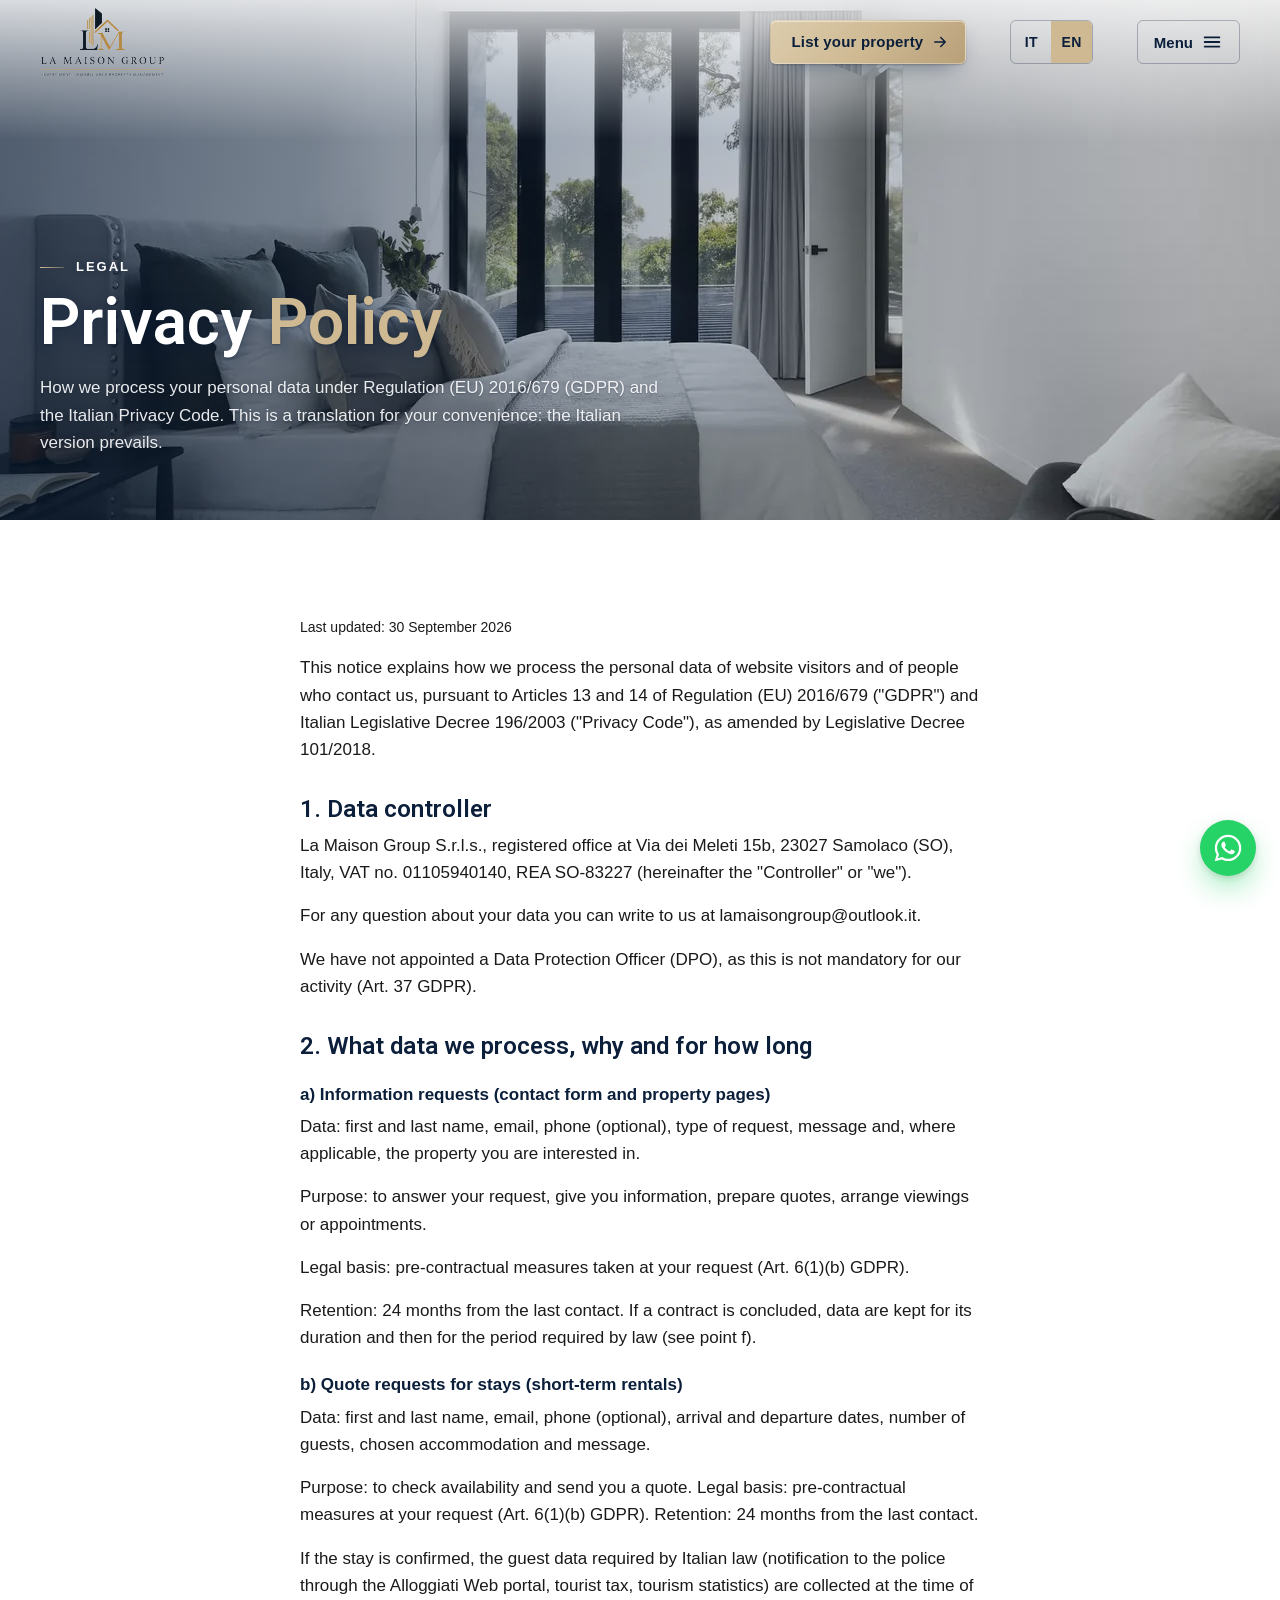
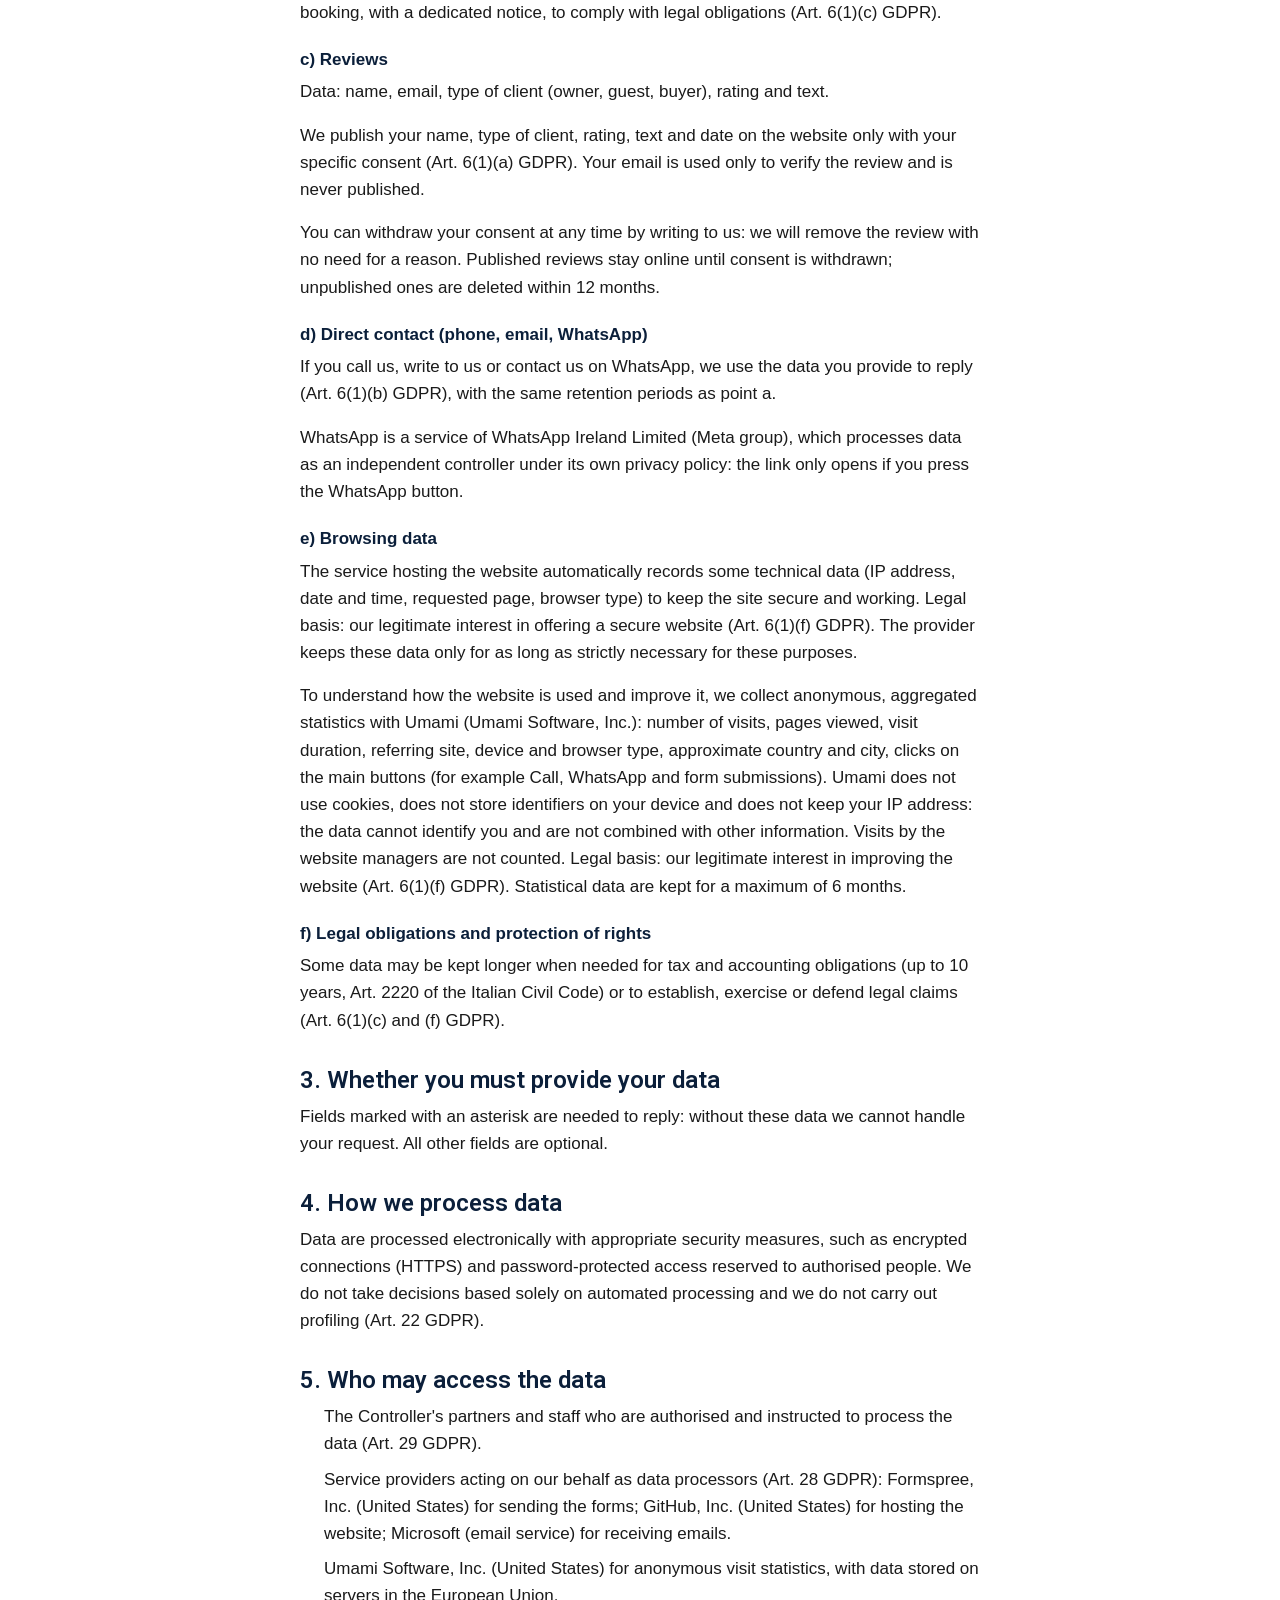
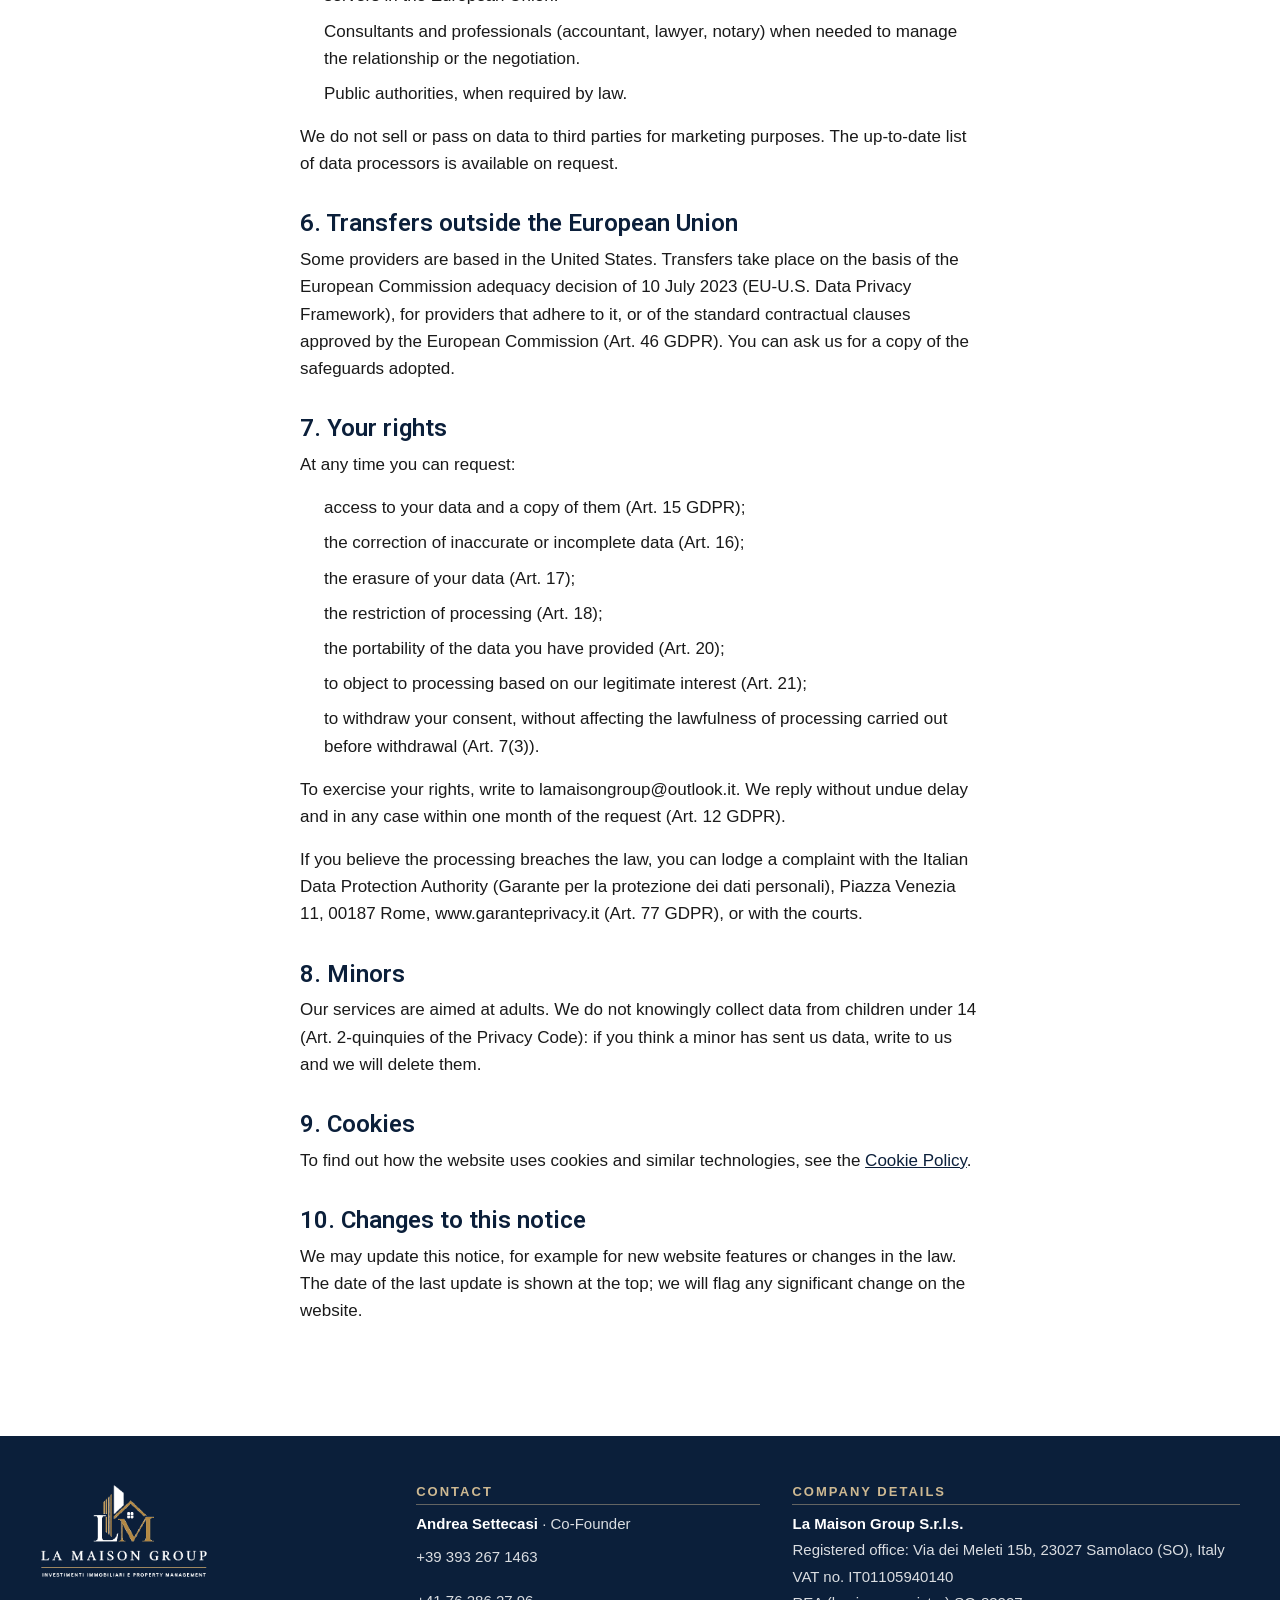
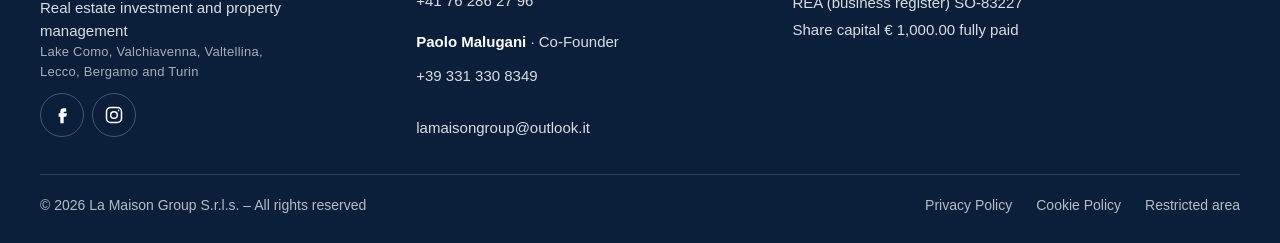
<file: privacy.html>
<!DOCTYPE html>
<html lang="it">
<head>
  <meta charset="utf-8">
  <meta name="viewport" content="width=device-width, initial-scale=1, viewport-fit=cover">
  <title>Privacy Policy | LA MAISON GROUP</title>
  <meta name="description" content="Informativa sul trattamento dei dati personali del sito LA MAISON GROUP.">
  <link rel="canonical" href="https://www.lamaison-group.it/privacy.html">
  <link rel="alternate" hreflang="it" href="https://www.lamaison-group.it/privacy.html">
  <link rel="alternate" hreflang="en" href="https://www.lamaison-group.it/privacy.html?lang=en">
  <link rel="alternate" hreflang="x-default" href="https://www.lamaison-group.it/privacy.html">
  <meta name="theme-color" content="#0B1F3A">
  <meta property="og:title" content="Privacy Policy | LA MAISON GROUP">
  <meta property="og:description" content="Informativa sul trattamento dei dati personali del sito LA MAISON GROUP.">
  <meta property="og:image" content="https://www.lamaison-group.it/img/privacy-intestazione.webp">
  <meta property="og:type" content="website">
  <link rel="icon" href="/favicon.ico" sizes="48x48">
  <link rel="icon" type="image/png" sizes="192x192" href="img/favicon-192.png">
  <meta property="og:site_name" content="LA MAISON GROUP">
  <link rel="apple-touch-icon" href="img/apple-touch-icon.png">
  <link rel="stylesheet" href="css/fonts.css?v=09f8ab51">
  <link rel="stylesheet" href="css/style.css?v=a8f08e84">
  <link rel="preload" as="image" href="img/privacy-intestazione.webp" imagesrcset="img/privacy-intestazione-800.webp 800w, img/privacy-intestazione-1280.webp 1280w, img/privacy-intestazione.webp 1920w" imagesizes="100vw" type="image/webp">
  <script>document.documentElement.classList.add('js', 'content-loading');</script>
  <script src="js/main.js?v=369428e8" defer></script>
  <script src="js/dati.js?v=98647fd2" defer></script>
  <script src="js/content.js?v=72977fe3" defer></script>
  <script src="js/statistiche.js?v=24aaef0d" defer></script>
  <script src="js/lingua.js?v=8e7e1fbe" defer></script>
  <script src="js/render.js?v=3ba0104d" defer></script>
</head>
<body data-page="privacy">
  <a class="skip-link" href="#contenuto">Vai al contenuto</a>

  <!-- ===== Header ===== -->
  <header class="header" id="header">
    <div class="container header__inner">
      <a class="header__logo" href="index.html" aria-label="LA MAISON GROUP, torna alla home">
        <img data-edit-img="@sito.logo_chiaro" class="logo--light" src="img/logo-chiaro.png" alt="Logo LA MAISON GROUP" width="240" height="134">
        <img data-edit-img="@sito.logo" class="logo--dark" src="img/logo.png" alt="" width="240" height="134">
      </a>
      <nav class="nav" aria-label="Menu principale">
        <a data-edit="@menu.index" href="index.html">Home</a>
        <a data-edit="@menu.chi_siamo" href="chi-siamo.html">Chi siamo</a>
        <a data-edit="@menu.affitti_brevi" href="affitti-brevi.html">Affitti brevi</a>
        <a data-edit="@menu.affitti_tradizionali" href="affitti-tradizionali.html">Affitti tradizionali</a>
        <a data-edit="@menu.vendita" href="vendita.html">Vendita</a>
        <a data-edit="@menu.progetti" href="progetti.html">Progetti</a>
        <a data-edit="@menu.recensioni" href="recensioni.html">Recensioni</a>
        <a data-edit="@menu.contatti" href="contatti.html">Contatti</a>
      </nav>
      <a data-edit="@menu.pulsante" class="btn btn--gold header__cta" href="contatti.html?tipo=affidare">Affida il tuo immobile</a>
      <div class="lang-switch" role="group" aria-label="Lingua">
        <button type="button" data-lang="it" lang="it" aria-pressed="true"><span class="visually-hidden">Italiano</span><span aria-hidden="true">IT</span></button>
        <button type="button" data-lang="en" lang="en" aria-pressed="false"><span class="visually-hidden">English</span><span aria-hidden="true">EN</span></button>
      </div>
      <button class="burger" type="button" aria-label="Apri il menu" aria-expanded="false" aria-controls="mobile-menu">
        <span class="burger__label" aria-hidden="true">Menù</span>
        <svg class="icon-open" viewBox="0 0 24 24" fill="none" stroke="currentColor" stroke-width="2" stroke-linecap="round" aria-hidden="true"><path d="M4 7h16M4 12h16M4 17h16"/></svg>
        <svg class="icon-close" viewBox="0 0 24 24" fill="none" stroke="currentColor" stroke-width="2" stroke-linecap="round" aria-hidden="true"><path d="M6 6l12 12M18 6L6 18"/></svg>
      </button>
    </div>
  </header>

  <div class="mobile-menu" id="mobile-menu" aria-label="Menu">
    <div class="mobile-menu__lang" role="group" aria-label="Lingua">
      <button type="button" data-lang="it" lang="it" aria-pressed="true">Italiano</button>
      <button type="button" data-lang="en" lang="en" aria-pressed="false">English</button>
    </div>
    <ul>
      <li><a data-edit="@menu.index" href="index.html">Home</a></li>
      <li><a data-edit="@menu.chi_siamo" href="chi-siamo.html">Chi siamo</a></li>
      <li><a data-edit="@menu.affitti_brevi" href="affitti-brevi.html">Affitti brevi</a></li>
      <li><a data-edit="@menu.affitti_tradizionali" href="affitti-tradizionali.html">Affitti tradizionali</a></li>
      <li><a data-edit="@menu.vendita" href="vendita.html">Vendita</a></li>
      <li><a data-edit="@menu.progetti" href="progetti.html">Progetti</a></li>
      <li><a data-edit="@menu.recensioni" href="recensioni.html">Recensioni</a></li>
      <li><a data-edit="@menu.contatti" href="contatti.html">Contatti</a></li>
    </ul>
    <a data-edit="@menu.pulsante" class="btn btn--gold" href="contatti.html?tipo=affidare">Affida il tuo immobile</a>
  </div>

  <main id="contenuto">
    <!-- ===== Intestazione ===== -->
    <section class="page-hero on-navy" aria-labelledby="page-title">
      <img data-edit-img="intestazione.foto_1" class="hero__img" src="img/privacy-intestazione.webp" srcset="img/privacy-intestazione-800.webp 800w, img/privacy-intestazione-1280.webp 1280w, img/privacy-intestazione.webp 1920w" sizes="100vw" width="1920" height="1080" fetchpriority="high"
           alt="Camera da letto luminosa e ordinata">
      <div class="container">
        <div class="page-hero__content">
          <span data-edit="intestazione.etichetta_1" class="label">Note legali</span>
          <h1 data-edit="intestazione.titolo_1" id="page-title">Privacy <span class="accent">Policy</span></h1>
          <p data-edit="intestazione.testo_1">Come trattiamo i tuoi dati personali, ai sensi del Regolamento (UE) 2016/679 (GDPR) e del Codice privacy.</p>
        </div>
      </div>
    </section>

    <!-- ===== Informativa ===== -->
    <section class="section" aria-label="Informativa">
      <div class="container legal">
        <p data-edit="informativa.testo_1" class="legal__date">Ultimo aggiornamento: 30 settembre 2026</p>
        <p data-edit="informativa.testo_2">Questa informativa spiega come trattiamo i dati personali di chi visita il sito e di chi ci contatta, ai sensi degli articoli 13 e 14 del Regolamento (UE) 2016/679 ("GDPR") e del D.Lgs. 196/2003 ("Codice privacy"), come modificato dal D.Lgs. 101/2018.</p>
        <h2 data-edit="informativa.titolo_1">1. Titolare del trattamento</h2>
        <p data-edit="informativa.testo_3">La Maison Group S.r.l.s., con sede legale in Via dei Meleti 15b, 23027 Samolaco (SO), P. IVA 01105940140, REA SO-83227 (di seguito "Titolare" o "noi").</p>
        <p data-edit="informativa.testo_4">Per qualsiasi domanda sui tuoi dati puoi scriverci a lamaisongroup@outlook.it.</p>
        <p data-edit="informativa.testo_5">Non abbiamo nominato un Responsabile della protezione dei dati (DPO), perché per la nostra attività non è obbligatorio (art. 37 GDPR).</p>
        <h2 data-edit="informativa.titolo_2">2. Quali dati trattiamo, perché e per quanto tempo</h2>
        <h3 data-edit="informativa.sottotitolo_1">a) Richieste di informazioni (modulo contatti e schede immobili)</h3>
        <p data-edit="informativa.testo_6">Dati: nome e cognome, email, telefono (facoltativo), tipo di richiesta, messaggio ed eventualmente l'immobile a cui sei interessato.</p>
        <p data-edit="informativa.testo_7">Finalità: rispondere alla richiesta, darti informazioni, preparare preventivi, fissare visite o appuntamenti.</p>
        <p data-edit="informativa.testo_8">Base giuridica: esecuzione di misure precontrattuali adottate su tua richiesta (art. 6, par. 1, lett. b GDPR).</p>
        <p data-edit="informativa.testo_9">Conservazione: 24 mesi dall'ultimo contatto. Se nasce un rapporto contrattuale, i dati sono conservati per la sua durata e poi per il tempo previsto dalla legge (vedi punto f).</p>
        <h3 data-edit="informativa.sottotitolo_2">b) Richieste di preventivo per soggiorni (affitti brevi)</h3>
        <p data-edit="informativa.testo_10">Dati: nome e cognome, email, telefono (facoltativo), date di arrivo e partenza, numero di ospiti, immobile scelto e messaggio.</p>
        <p data-edit="informativa.testo_11">Finalità: verificare la disponibilità e inviarti un preventivo. Base giuridica: misure precontrattuali su tua richiesta (art. 6, par. 1, lett. b GDPR). Conservazione: 24 mesi dall'ultimo contatto.</p>
        <p data-edit="informativa.testo_12">Se il soggiorno viene confermato, i dati degli ospiti richiesti dalla legge (comunicazione alla Questura tramite il portale Alloggiati Web, imposta di soggiorno, rilevazioni statistiche sul turismo) sono raccolti al momento della prenotazione, con un'informativa dedicata, per adempiere a obblighi di legge (art. 6, par. 1, lett. c GDPR).</p>
        <h3 data-edit="informativa.sottotitolo_3">c) Recensioni</h3>
        <p data-edit="informativa.testo_13">Dati: nome, email, tipo di cliente (proprietario, ospite, acquirente), valutazione e testo.</p>
        <p data-edit="informativa.testo_14">Pubblichiamo sul sito nome, tipo di cliente, valutazione, testo e data solo con il tuo consenso specifico (art. 6, par. 1, lett. a GDPR). L'email serve soltanto a verificare la recensione e non viene mai pubblicata.</p>
        <p data-edit="informativa.testo_15">Puoi revocare il consenso in qualsiasi momento scrivendoci: rimuoviamo la recensione senza bisogno di motivazione. Le recensioni pubblicate restano online fino alla revoca; quelle non pubblicate sono cancellate entro 12 mesi.</p>
        <h3 data-edit="informativa.sottotitolo_4">d) Contatti diretti (telefono, email, WhatsApp)</h3>
        <p data-edit="informativa.testo_16">Se ci chiami, ci scrivi o ci contatti su WhatsApp, usiamo i dati che ci comunichi per risponderti (art. 6, par. 1, lett. b GDPR), con gli stessi tempi di conservazione del punto a.</p>
        <p data-edit="informativa.testo_17">WhatsApp è un servizio di WhatsApp Ireland Limited (gruppo Meta), che tratta i dati come titolare autonomo secondo la propria informativa: il collegamento si apre solo se premi il pulsante WhatsApp.</p>
        <h3 data-edit="informativa.sottotitolo_5">e) Dati di navigazione</h3>
        <p data-edit="informativa.testo_18">Il servizio che ospita il sito registra automaticamente alcuni dati tecnici (indirizzo IP, data e ora, pagina richiesta, tipo di browser) per garantirne la sicurezza e il funzionamento. Base giuridica: nostro legittimo interesse a offrire un sito sicuro (art. 6, par. 1, lett. f GDPR). Questi dati sono conservati dal fornitore per il tempo strettamente necessario a tali scopi.</p>
        <p data-edit="informativa.testo_19" data-optional="senza-statistiche">Il sito non usa strumenti di statistica, di profilazione o pubblicitari.</p>
        <p data-edit="informativa.testo_30" data-optional="statistiche" hidden>Per capire come viene usato il sito e migliorarlo raccogliamo statistiche anonime e aggregate con Umami (Umami Software, Inc.): numero di visite, pagine viste, durata della visita, sito di provenienza, tipo di dispositivo e di browser, paese e città approssimativi, clic sui pulsanti principali (per esempio Chiama, WhatsApp e invio dei moduli). Umami non usa cookie, non salva identificativi sul tuo dispositivo e non conserva l&#39;indirizzo IP: i dati non permettono di identificarti e non vengono incrociati con altre informazioni. Le visite dei gestori del sito non vengono conteggiate. Base giuridica: nostro legittimo interesse a migliorare il sito (art. 6, par. 1, lett. f GDPR). I dati statistici sono conservati per un massimo di 6 mesi.</p>
        <h3 data-edit="informativa.sottotitolo_6">f) Obblighi di legge e tutela dei diritti</h3>
        <p data-edit="informativa.testo_20">Alcuni dati possono essere conservati più a lungo se servono per obblighi fiscali e contabili (fino a 10 anni, art. 2220 del Codice civile) o per accertare, esercitare o difendere un diritto in sede giudiziaria (art. 6, par. 1, lett. c e f GDPR).</p>
        <h2 data-edit="informativa.titolo_3">3. Obbligo di fornire i dati</h2>
        <p data-edit="informativa.testo_21">I campi contrassegnati con l'asterisco sono necessari per rispondere: senza questi dati non possiamo gestire la richiesta. Gli altri campi sono facoltativi.</p>
        <h2 data-edit="informativa.titolo_4">4. Come trattiamo i dati</h2>
        <p data-edit="informativa.testo_22">I dati sono trattati con strumenti elettronici e con misure di sicurezza adeguate, come la connessione cifrata (HTTPS) e accessi protetti da password riservati alle persone autorizzate. Non prendiamo decisioni basate unicamente su trattamenti automatizzati e non facciamo profilazione (art. 22 GDPR).</p>
        <h2 data-edit="informativa.titolo_5">5. Chi può conoscere i dati</h2>
        <ul>
          <li data-edit="informativa.voce_1">I soci e i collaboratori del Titolare autorizzati e istruiti al trattamento (art. 29 GDPR).</li>
          <li data-edit="informativa.voce_2">I fornitori di servizi che agiscono per nostro conto come responsabili del trattamento (art. 28 GDPR): Formspree, Inc. (Stati Uniti) per l'invio dei moduli; GitHub, Inc. (Stati Uniti) per l'hosting del sito; Microsoft (servizio di posta elettronica) per la ricezione delle email.</li>
          <li data-edit="informativa.voce_12" data-optional="statistiche" hidden>Umami Software, Inc. (Stati Uniti) per le statistiche anonime di visita, con dati conservati su server nell&#39;Unione europea.</li>
          <li data-edit="informativa.voce_3">Consulenti e professionisti (commercialista, avvocato, notaio) quando è necessario per gestire il rapporto o la trattativa.</li>
          <li data-edit="informativa.voce_4">Autorità pubbliche, quando lo richiede la legge.</li>
        </ul>
        <p data-edit="informativa.testo_23">Non vendiamo e non cediamo i dati a terzi per finalità di marketing. L'elenco aggiornato dei responsabili del trattamento è disponibile su richiesta.</p>
        <h2 data-edit="informativa.titolo_6">6. Trasferimento dei dati fuori dall'Unione europea</h2>
        <p data-edit="informativa.testo_24">Alcuni fornitori hanno sede negli Stati Uniti. Il trasferimento avviene sulla base della decisione di adeguatezza della Commissione europea del 10 luglio 2023 (EU-U.S. Data Privacy Framework), per i fornitori che vi aderiscono, oppure delle clausole contrattuali standard approvate dalla Commissione europea (art. 46 GDPR). Puoi chiederci una copia delle garanzie adottate.</p>
        <h2 data-edit="informativa.titolo_7">7. I tuoi diritti</h2>
        <p data-edit="informativa.testo_25">In qualsiasi momento puoi chiedere:</p>
        <ul>
          <li data-edit="informativa.voce_5">l'accesso ai tuoi dati e una copia degli stessi (art. 15 GDPR);</li>
          <li data-edit="informativa.voce_6">la rettifica dei dati inesatti o incompleti (art. 16);</li>
          <li data-edit="informativa.voce_7">la cancellazione dei dati (art. 17);</li>
          <li data-edit="informativa.voce_8">la limitazione del trattamento (art. 18);</li>
          <li data-edit="informativa.voce_9">la portabilità dei dati che ci hai fornito (art. 20);</li>
          <li data-edit="informativa.voce_10">di opporti al trattamento basato sul nostro legittimo interesse (art. 21);</li>
          <li data-edit="informativa.voce_11">di revocare il consenso, senza pregiudicare la liceità del trattamento svolto prima della revoca (art. 7, par. 3).</li>
        </ul>
        <p data-edit="informativa.testo_26">Per esercitare i tuoi diritti scrivi a lamaisongroup@outlook.it. Rispondiamo senza ingiustificato ritardo e comunque entro un mese dalla richiesta (art. 12 GDPR).</p>
        <p data-edit="informativa.testo_27">Se ritieni che il trattamento violi la normativa, puoi presentare reclamo al Garante per la protezione dei dati personali, Piazza Venezia 11, 00187 Roma, www.garanteprivacy.it (art. 77 GDPR), oppure rivolgerti all'autorità giudiziaria.</p>
        <h2 data-edit="informativa.titolo_8">8. Minori</h2>
        <p data-edit="informativa.testo_28">I nostri servizi sono rivolti a persone maggiorenni. Non raccogliamo consapevolmente dati di minori di 14 anni (art. 2-quinquies del Codice privacy): se ritieni che un minore ci abbia inviato dati, scrivici e li cancelleremo.</p>
        <h2 data-edit="informativa.titolo_9">9. Cookie</h2>
        <p>Per sapere come il sito usa cookie e tecnologie simili consulta la <a href="cookie.html">Cookie Policy</a>.</p>
        <h2 data-edit="informativa.titolo_10">10. Modifiche a questa informativa</h2>
        <p data-edit="informativa.testo_29">Possiamo aggiornare questa informativa, ad esempio per nuove funzioni del sito o cambi normativi. La data dell'ultimo aggiornamento è indicata in alto; in caso di modifiche rilevanti lo segnaleremo sul sito.</p>
      </div>
    </section>
  </main>

  <!-- ===== Footer ===== -->
  <footer class="footer">
    <div class="container">
      <div class="footer__grid">
        <div>
          <a class="header__logo footer__logo" href="index.html" aria-label="LA MAISON GROUP, torna alla home">
            <img data-edit-img="@sito.logo_chiaro" src="img/logo-chiaro.png" alt="Logo LA MAISON GROUP" width="240" height="134" loading="lazy">
          </a>
          <p data-edit="@footer.testo_1">Investimenti immobiliari e property management</p>
          <p data-edit="@footer.zona_1" class="footer__zona">Lago di Como, Valchiavenna, Valtellina, Lecco, Bergamo e Torino</p>
          <ul class="footer__social" data-social hidden>
            <li data-social-item="facebook"><a href="#" target="_blank" rel="noopener" aria-label="Facebook"><svg viewBox="0 0 24 24" fill="currentColor" aria-hidden="true"><path d="M14 8h3V4h-3a4 4 0 0 0-4 4v2H8v4h2v8h4v-8h3l1-4h-4V8.5a.5.5 0 0 1 .5-.5z"/></svg></a></li>
            <li data-social-item="instagram"><a href="#" target="_blank" rel="noopener" aria-label="Instagram"><svg viewBox="0 0 24 24" fill="none" stroke="currentColor" stroke-width="1.8" aria-hidden="true"><rect x="3" y="3" width="18" height="18" rx="5"/><circle cx="12" cy="12" r="4"/><circle cx="17.5" cy="6.5" r="1" fill="currentColor" stroke="none"/></svg></a></li>
          </ul>
        </div>
        <div>
          <h2 data-edit="@footer.titolo_1">Contatti</h2>
          <p><strong data-edit="@footer.nome_1">Andrea Settecasi</strong> · <span data-edit="@footer.voce_1">Co-Founder</span><br>
            <a data-edit="@footer.telefono_1" data-edit-href="tel" href="tel:+393932671463">+39 393 267 1463</a><br>
            <a data-edit="@footer.telefono_2" data-edit-href="tel" data-optional="svizzero" href="tel:+41762862796">+41 76 286 27 96</a></p>
          <p><strong data-edit="@footer.nome_2">Paolo Malugani</strong> · <span data-edit="@footer.voce_2">Co-Founder</span><br>
            <a data-edit="@footer.telefono_3" data-edit-href="tel" href="tel:+393313308349">+39 331 330 8349</a></p>
          <p><a data-edit="@footer.email_1" data-edit-href="mailto" href="mailto:lamaisongroup@outlook.it">lamaisongroup@outlook.it</a></p>
        </div>
        <div>
          <h2 data-edit="@footer.titolo_3">Dati societari</h2>
          <p data-edit="@footer.testo_2"><strong>La Maison Group S.r.l.s.</strong></p>
          <p data-edit="@footer.sede">Sede legale: Via dei Meleti 15b, 23027 Samolaco (SO)</p>
          <p data-edit="@footer.testo_3">P. IVA 01105940140</p>
          <p data-edit="@footer.rea">REA SO-83227</p>
          <p data-edit="@footer.capitale">Capitale sociale € 1.000,00 i.v.</p>
        </div>
      </div>
      <div class="footer__bottom">
        <span data-edit="@footer.voce_3">© 2026 La Maison Group S.r.l.s. – Tutti i diritti riservati</span>
        <nav aria-label="Note legali">
          <a data-edit="@menu.privacy" href="privacy.html">Privacy Policy</a>
          <a data-edit="@menu.cookie" href="cookie.html">Cookie Policy</a>
          <a href="#admin" data-admin-link>Area riservata</a>
        </nav>
      </div>
    </div>
  </footer>

  <a class="whatsapp-float" href="https://wa.me/393932671463?text=Buongiorno%2C%20vorrei%20informazioni%20sui%20vostri%20servizi." target="_blank" rel="noopener" aria-label="Scrivici su WhatsApp" data-wa="1">
    <svg viewBox="0 0 24 24" fill="currentColor" aria-hidden="true"><path d="M12.04 2C6.58 2 2.13 6.45 2.13 11.91c0 1.75.46 3.45 1.32 4.95L2.05 22l5.25-1.38a9.9 9.9 0 0 0 4.74 1.21c5.46 0 9.91-4.45 9.91-9.91S17.5 2 12.04 2zm0 18.15a8.2 8.2 0 0 1-4.19-1.15l-.3-.18-3.12.82.83-3.04-.2-.31a8.2 8.2 0 0 1-1.26-4.38c0-4.54 3.7-8.23 8.24-8.23 4.54 0 8.23 3.69 8.23 8.23 0 4.54-3.69 8.24-8.23 8.24zm4.52-6.16c-.25-.12-1.47-.72-1.69-.81-.23-.08-.39-.12-.56.13-.17.25-.64.81-.78.97-.14.17-.29.19-.54.06-.25-.12-1.05-.39-1.99-1.23-.74-.66-1.23-1.47-1.38-1.72-.14-.25-.02-.38.11-.51.11-.11.25-.29.37-.43.13-.15.17-.25.25-.42.08-.17.04-.31-.02-.43-.06-.12-.56-1.34-.76-1.84-.2-.48-.41-.42-.56-.43h-.48c-.17 0-.43.06-.66.31-.22.25-.86.85-.86 2.07 0 1.22.89 2.4 1.01 2.56.12.17 1.75 2.67 4.23 3.74.59.26 1.05.41 1.41.52.59.19 1.13.16 1.56.1.48-.07 1.47-.6 1.67-1.18.21-.58.21-1.08.14-1.18-.06-.1-.22-.16-.47-.28z"/></svg>
  </a>
</body>
</html>
</file>
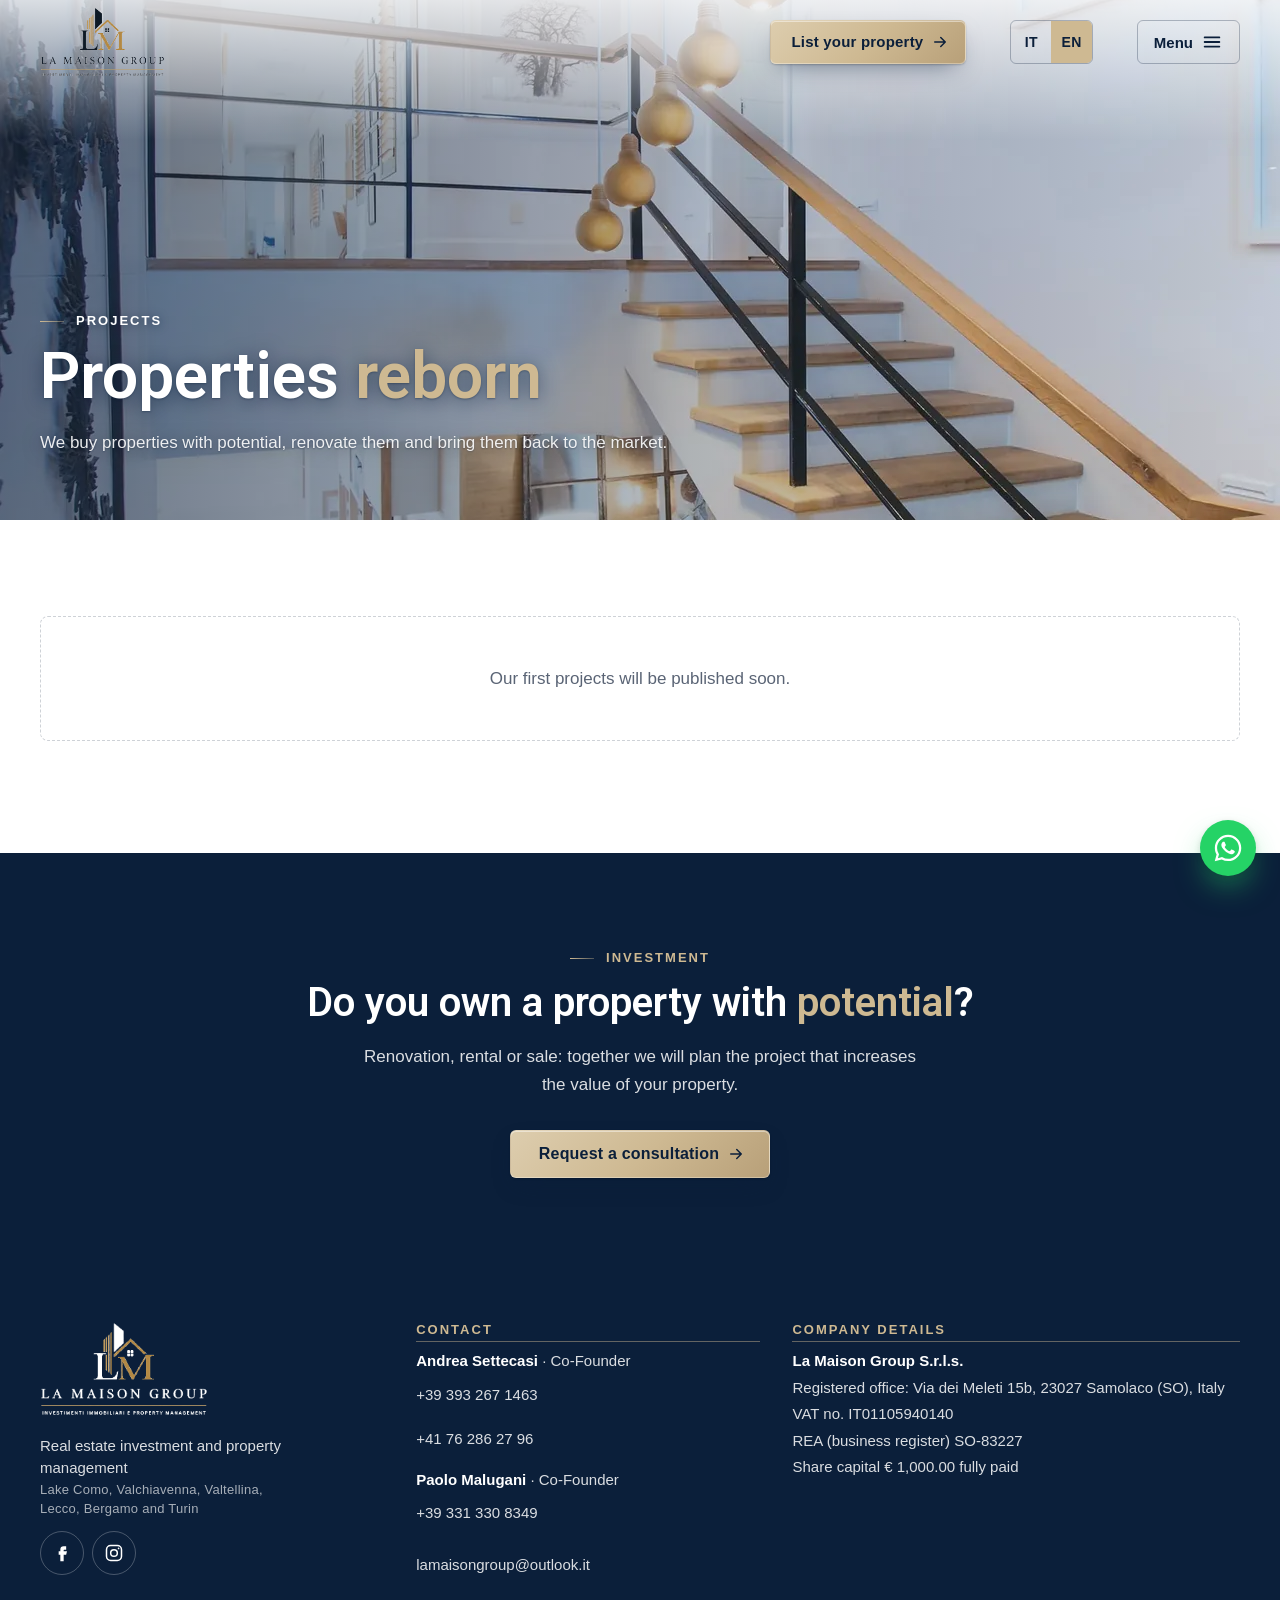
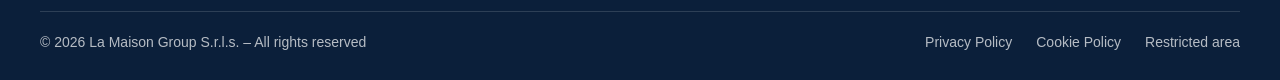
<file: progetti.html>
<!DOCTYPE html>
<html lang="it">
<head>
  <meta charset="utf-8">
  <meta name="viewport" content="width=device-width, initial-scale=1, viewport-fit=cover">
  <title>Progetti e ristrutturazioni Lago di Como e Valtellina | LA MAISON GROUP</title>
  <meta name="description" content="I progetti di LA MAISON GROUP sul Lago di Como, in Valchiavenna e Valtellina: acquisto, ristrutturazione e valorizzazione di immobili. Guarda il prima e dopo dei nostri lavori.">
  <link rel="canonical" href="https://www.lamaison-group.it/progetti.html">
  <link rel="alternate" hreflang="it" href="https://www.lamaison-group.it/progetti.html">
  <link rel="alternate" hreflang="en" href="https://www.lamaison-group.it/progetti.html?lang=en">
  <link rel="alternate" hreflang="x-default" href="https://www.lamaison-group.it/progetti.html">
  <meta name="theme-color" content="#0B1F3A">
  <meta property="og:title" content="Progetti e ristrutturazioni Lago di Como e Valtellina">
  <meta property="og:description" content="I progetti di LA MAISON GROUP sul Lago di Como, in Valchiavenna e Valtellina: acquisto, ristrutturazione e valorizzazione di immobili. Guarda il prima e dopo dei nostri lavori.">
  <meta property="og:image" content="https://www.lamaison-group.it/img/progetti-intestazione.webp">
  <meta property="og:type" content="website">
  <link rel="icon" href="/favicon.ico" sizes="48x48">
  <link rel="icon" type="image/png" sizes="192x192" href="img/favicon-192.png">
  <meta property="og:site_name" content="LA MAISON GROUP">
  <link rel="apple-touch-icon" href="img/apple-touch-icon.png">
  <link rel="stylesheet" href="css/fonts.css?v=09f8ab51">
  <link rel="stylesheet" href="css/style.css?v=a8f08e84">
  <link rel="preload" as="image" href="img/progetti-intestazione.webp" imagesrcset="img/progetti-intestazione-800.webp 800w, img/progetti-intestazione-1280.webp 1280w, img/progetti-intestazione.webp 1920w" imagesizes="100vw" type="image/webp">
  <script>document.documentElement.classList.add('js', 'content-loading');</script>
  <script src="js/main.js?v=369428e8" defer></script>
  <script src="js/dati.js?v=98647fd2" defer></script>
  <script src="js/content.js?v=72977fe3" defer></script>
  <script src="js/statistiche.js?v=24aaef0d" defer></script>
  <script src="js/lingua.js?v=8e7e1fbe" defer></script>
  <script src="js/render.js?v=3ba0104d" defer></script>
</head>
<body data-page="progetti">
  <a class="skip-link" href="#contenuto">Vai al contenuto</a>

  <!-- ===== Header ===== -->
  <header class="header" id="header">
    <div class="container header__inner">
      <a class="header__logo" href="index.html" aria-label="LA MAISON GROUP, torna alla home">
        <img data-edit-img="@sito.logo_chiaro" class="logo--light" src="img/logo-chiaro.png" alt="Logo LA MAISON GROUP" width="240" height="134">
        <img data-edit-img="@sito.logo" class="logo--dark" src="img/logo.png" alt="" width="240" height="134">
      </a>
      <nav class="nav" aria-label="Menu principale">
        <a data-edit="@menu.index" href="index.html">Home</a>
        <a data-edit="@menu.chi_siamo" href="chi-siamo.html">Chi siamo</a>
        <a data-edit="@menu.affitti_brevi" href="affitti-brevi.html">Affitti brevi</a>
        <a data-edit="@menu.affitti_tradizionali" href="affitti-tradizionali.html">Affitti tradizionali</a>
        <a data-edit="@menu.vendita" href="vendita.html">Vendita</a>
        <a data-edit="@menu.progetti" href="progetti.html" aria-current="page">Progetti</a>
        <a data-edit="@menu.recensioni" href="recensioni.html">Recensioni</a>
        <a data-edit="@menu.contatti" href="contatti.html">Contatti</a>
      </nav>
      <a data-edit="@menu.pulsante" class="btn btn--gold header__cta" href="contatti.html?tipo=affidare">Affida il tuo immobile</a>
      <div class="lang-switch" role="group" aria-label="Lingua">
        <button type="button" data-lang="it" lang="it" aria-pressed="true"><span class="visually-hidden">Italiano</span><span aria-hidden="true">IT</span></button>
        <button type="button" data-lang="en" lang="en" aria-pressed="false"><span class="visually-hidden">English</span><span aria-hidden="true">EN</span></button>
      </div>
      <button class="burger" type="button" aria-label="Apri il menu" aria-expanded="false" aria-controls="mobile-menu">
        <span class="burger__label" aria-hidden="true">Menù</span>
        <svg class="icon-open" viewBox="0 0 24 24" fill="none" stroke="currentColor" stroke-width="2" stroke-linecap="round" aria-hidden="true"><path d="M4 7h16M4 12h16M4 17h16"/></svg>
        <svg class="icon-close" viewBox="0 0 24 24" fill="none" stroke="currentColor" stroke-width="2" stroke-linecap="round" aria-hidden="true"><path d="M6 6l12 12M18 6L6 18"/></svg>
      </button>
    </div>
  </header>

  <div class="mobile-menu" id="mobile-menu" aria-label="Menu">
    <div class="mobile-menu__lang" role="group" aria-label="Lingua">
      <button type="button" data-lang="it" lang="it" aria-pressed="true">Italiano</button>
      <button type="button" data-lang="en" lang="en" aria-pressed="false">English</button>
    </div>
    <ul>
      <li><a data-edit="@menu.index" href="index.html">Home</a></li>
      <li><a data-edit="@menu.chi_siamo" href="chi-siamo.html">Chi siamo</a></li>
      <li><a data-edit="@menu.affitti_brevi" href="affitti-brevi.html">Affitti brevi</a></li>
      <li><a data-edit="@menu.affitti_tradizionali" href="affitti-tradizionali.html">Affitti tradizionali</a></li>
      <li><a data-edit="@menu.vendita" href="vendita.html">Vendita</a></li>
      <li><a data-edit="@menu.progetti" href="progetti.html" aria-current="page">Progetti</a></li>
      <li><a data-edit="@menu.recensioni" href="recensioni.html">Recensioni</a></li>
      <li><a data-edit="@menu.contatti" href="contatti.html">Contatti</a></li>
    </ul>
    <a data-edit="@menu.pulsante" class="btn btn--gold" href="contatti.html?tipo=affidare">Affida il tuo immobile</a>
  </div>

  <main id="contenuto">
    <!-- ===== Intestazione ===== -->
    <section class="page-hero on-navy" aria-labelledby="page-title">
      <img data-edit-img="intestazione.foto_1" class="hero__img" src="img/progetti-intestazione.webp" srcset="img/progetti-intestazione-800.webp 800w, img/progetti-intestazione-1280.webp 1280w, img/progetti-intestazione.webp 1920w" sizes="100vw" width="1920" height="1080" fetchpriority="high"
           alt="Scala in legno e acciaio in una casa ristrutturata">
      <div class="container">
        <div class="page-hero__content">
          <span data-edit="intestazione.etichetta_1" class="label">Progetti</span>
          <h1 data-edit="intestazione.titolo_1" id="page-title">Immobili che <span class="accent">rinascono</span></h1>
          <p data-edit="intestazione.testo_1">Acquistiamo immobili da valorizzare, li ristrutturiamo e li riportiamo sul mercato. Trascina il cursore sulle foto per scoprire il prima e il dopo.</p>
        </div>
      </div>
    </section>

    <!-- ===== Tutti i progetti ===== -->
    <section class="section" aria-labelledby="lista-title">
      <div class="container">
        <h2 data-edit="tutti_i_progetti.titolo_1" id="lista-title" class="visually-hidden">Tutti i progetti</h2>
        <div class="grid grid--3" data-render="progetti"></div>
      </div>
    </section>

    <!-- ===== Invito finale ===== -->
    <section class="section section--navy cta on-navy" aria-labelledby="cta-title">
      <div class="container reveal">
        <span data-edit="invito_finale.etichetta_1" class="label">Investimenti</span>
        <h2 data-edit="invito_finale.titolo_1" id="cta-title">Hai un immobile da <span class="accent">valorizzare</span>?</h2>
        <p data-edit="invito_finale.testo_1">Ristrutturazione, messa a reddito o vendita: studiamo insieme il progetto che fa crescere il valore del tuo immobile.</p>
        <div class="btn-row">
          <a data-edit="invito_finale.pulsante_1" class="btn btn--gold" href="contatti.html?tipo=consulenza">Richiedi una consulenza</a>
        </div>
      </div>
    </section>
  </main>

  <!-- ===== Footer ===== -->
  <footer class="footer">
    <div class="container">
      <div class="footer__grid">
        <div>
          <a class="header__logo footer__logo" href="index.html" aria-label="LA MAISON GROUP, torna alla home">
            <img data-edit-img="@sito.logo_chiaro" src="img/logo-chiaro.png" alt="Logo LA MAISON GROUP" width="240" height="134" loading="lazy">
          </a>
          <p data-edit="@footer.testo_1">Investimenti immobiliari e property management</p>
          <p data-edit="@footer.zona_1" class="footer__zona">Lago di Como, Valchiavenna, Valtellina, Lecco, Bergamo e Torino</p>
          <ul class="footer__social" data-social hidden>
            <li data-social-item="facebook"><a href="#" target="_blank" rel="noopener" aria-label="Facebook"><svg viewBox="0 0 24 24" fill="currentColor" aria-hidden="true"><path d="M14 8h3V4h-3a4 4 0 0 0-4 4v2H8v4h2v8h4v-8h3l1-4h-4V8.5a.5.5 0 0 1 .5-.5z"/></svg></a></li>
            <li data-social-item="instagram"><a href="#" target="_blank" rel="noopener" aria-label="Instagram"><svg viewBox="0 0 24 24" fill="none" stroke="currentColor" stroke-width="1.8" aria-hidden="true"><rect x="3" y="3" width="18" height="18" rx="5"/><circle cx="12" cy="12" r="4"/><circle cx="17.5" cy="6.5" r="1" fill="currentColor" stroke="none"/></svg></a></li>
          </ul>
        </div>
        <div>
          <h2 data-edit="@footer.titolo_1">Contatti</h2>
          <p><strong data-edit="@footer.nome_1">Andrea Settecasi</strong> · <span data-edit="@footer.voce_1">Co-Founder</span><br>
            <a data-edit="@footer.telefono_1" data-edit-href="tel" href="tel:+393932671463">+39 393 267 1463</a><br>
            <a data-edit="@footer.telefono_2" data-edit-href="tel" data-optional="svizzero" href="tel:+41762862796">+41 76 286 27 96</a></p>
          <p><strong data-edit="@footer.nome_2">Paolo Malugani</strong> · <span data-edit="@footer.voce_2">Co-Founder</span><br>
            <a data-edit="@footer.telefono_3" data-edit-href="tel" href="tel:+393313308349">+39 331 330 8349</a></p>
          <p><a data-edit="@footer.email_1" data-edit-href="mailto" href="mailto:lamaisongroup@outlook.it">lamaisongroup@outlook.it</a></p>
        </div>
        <div>
          <h2 data-edit="@footer.titolo_3">Dati societari</h2>
          <p data-edit="@footer.testo_2"><strong>La Maison Group S.r.l.s.</strong></p>
          <p data-edit="@footer.sede">Sede legale: Via dei Meleti 15b, 23027 Samolaco (SO)</p>
          <p data-edit="@footer.testo_3">P. IVA 01105940140</p>
          <p data-edit="@footer.rea">REA SO-83227</p>
          <p data-edit="@footer.capitale">Capitale sociale € 1.000,00 i.v.</p>
        </div>
      </div>
      <div class="footer__bottom">
        <span data-edit="@footer.voce_3">© 2026 La Maison Group S.r.l.s. – Tutti i diritti riservati</span>
        <nav aria-label="Note legali">
          <a data-edit="@menu.privacy" href="privacy.html">Privacy Policy</a>
          <a data-edit="@menu.cookie" href="cookie.html">Cookie Policy</a>
          <a href="#admin" data-admin-link>Area riservata</a>
        </nav>
      </div>
    </div>
  </footer>

  <a class="whatsapp-float" href="https://wa.me/393932671463?text=Buongiorno%2C%20vorrei%20informazioni%20sui%20vostri%20servizi." target="_blank" rel="noopener" aria-label="Scrivici su WhatsApp" data-wa="1">
    <svg viewBox="0 0 24 24" fill="currentColor" aria-hidden="true"><path d="M12.04 2C6.58 2 2.13 6.45 2.13 11.91c0 1.75.46 3.45 1.32 4.95L2.05 22l5.25-1.38a9.9 9.9 0 0 0 4.74 1.21c5.46 0 9.91-4.45 9.91-9.91S17.5 2 12.04 2zm0 18.15a8.2 8.2 0 0 1-4.19-1.15l-.3-.18-3.12.82.83-3.04-.2-.31a8.2 8.2 0 0 1-1.26-4.38c0-4.54 3.7-8.23 8.24-8.23 4.54 0 8.23 3.69 8.23 8.23 0 4.54-3.69 8.24-8.23 8.24zm4.52-6.16c-.25-.12-1.47-.72-1.69-.81-.23-.08-.39-.12-.56.13-.17.25-.64.81-.78.97-.14.17-.29.19-.54.06-.25-.12-1.05-.39-1.99-1.23-.74-.66-1.23-1.47-1.38-1.72-.14-.25-.02-.38.11-.51.11-.11.25-.29.37-.43.13-.15.17-.25.25-.42.08-.17.04-.31-.02-.43-.06-.12-.56-1.34-.76-1.84-.2-.48-.41-.42-.56-.43h-.48c-.17 0-.43.06-.66.31-.22.25-.86.85-.86 2.07 0 1.22.89 2.4 1.01 2.56.12.17 1.75 2.67 4.23 3.74.59.26 1.05.41 1.41.52.59.19 1.13.16 1.56.1.48-.07 1.47-.6 1.67-1.18.21-.58.21-1.08.14-1.18-.06-.1-.22-.16-.47-.28z"/></svg>
  </a>
</body>
</html>
</file>
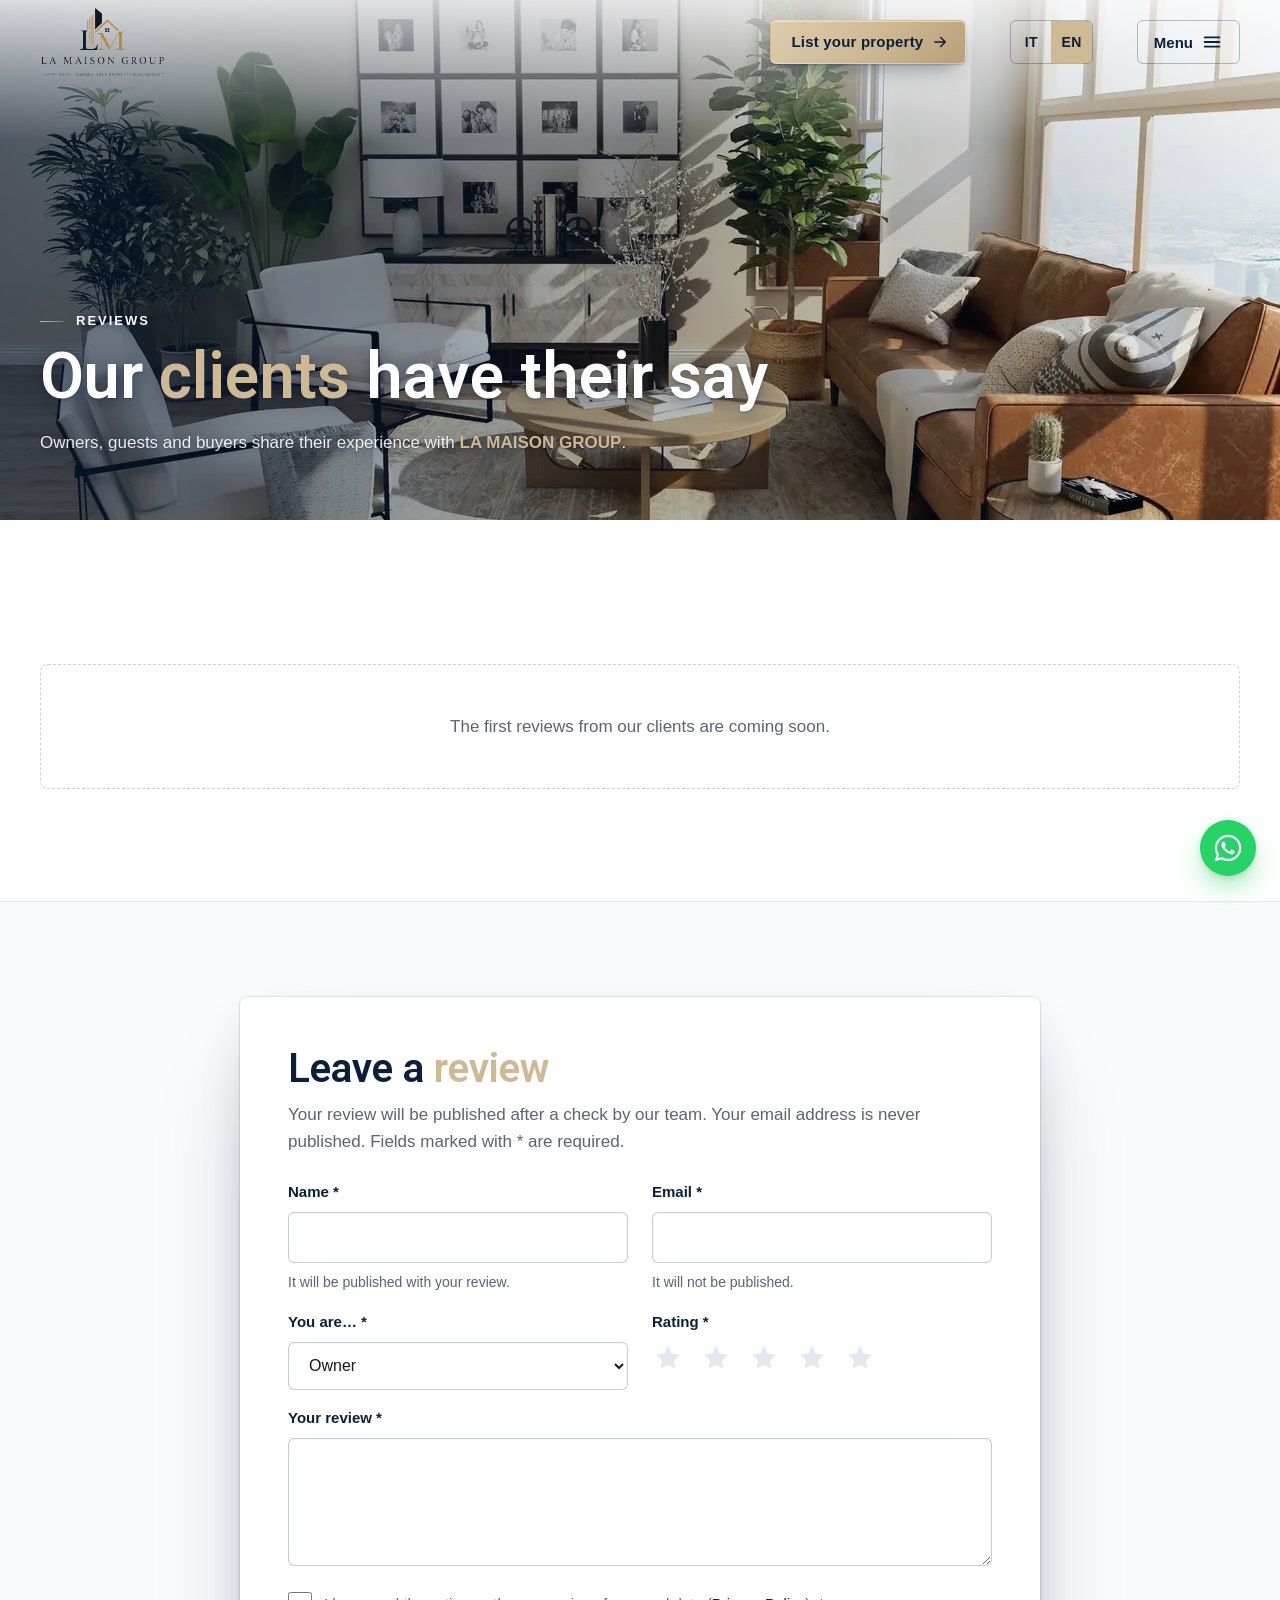
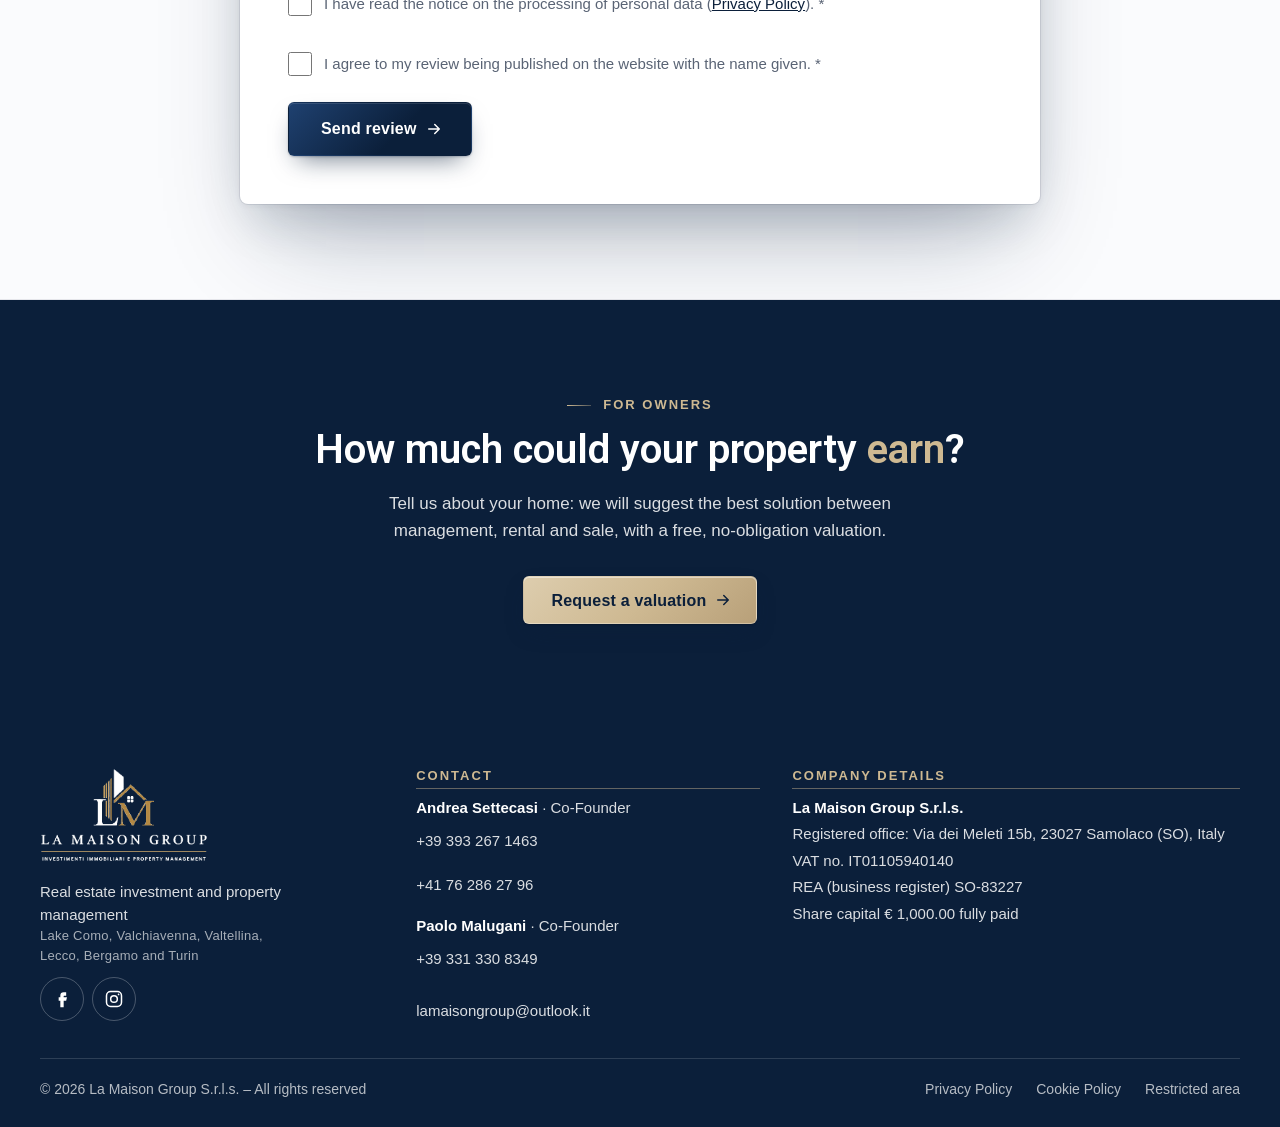
<file: recensioni.html>
<!DOCTYPE html>
<html lang="it">
<head>
  <meta charset="utf-8">
  <meta name="viewport" content="width=device-width, initial-scale=1, viewport-fit=cover">
  <title>Recensioni | LA MAISON GROUP, affitti brevi e immobili</title>
  <meta name="description" content="Le recensioni di proprietari, ospiti e acquirenti che hanno scelto LA MAISON GROUP sul Lago di Como, in Valtellina e a Torino. Lascia anche tu la tua recensione.">
  <link rel="canonical" href="https://www.lamaison-group.it/recensioni.html">
  <link rel="alternate" hreflang="it" href="https://www.lamaison-group.it/recensioni.html">
  <link rel="alternate" hreflang="en" href="https://www.lamaison-group.it/recensioni.html?lang=en">
  <link rel="alternate" hreflang="x-default" href="https://www.lamaison-group.it/recensioni.html">
  <meta name="theme-color" content="#0B1F3A">
  <meta property="og:title" content="Recensioni">
  <meta property="og:description" content="Le recensioni di proprietari, ospiti e acquirenti che hanno scelto LA MAISON GROUP sul Lago di Como, in Valtellina e a Torino. Lascia anche tu la tua recensione.">
  <meta property="og:image" content="https://www.lamaison-group.it/img/recensioni-intestazione.webp">
  <meta property="og:type" content="website">
  <link rel="icon" href="/favicon.ico" sizes="48x48">
  <link rel="icon" type="image/png" sizes="192x192" href="img/favicon-192.png">
  <meta property="og:site_name" content="LA MAISON GROUP">
  <link rel="apple-touch-icon" href="img/apple-touch-icon.png">
  <link rel="stylesheet" href="css/fonts.css?v=09f8ab51">
  <link rel="stylesheet" href="css/style.css?v=a8f08e84">
  <link rel="preload" as="image" href="img/recensioni-intestazione.webp" imagesrcset="img/recensioni-intestazione-800.webp 800w, img/recensioni-intestazione-1280.webp 1280w, img/recensioni-intestazione.webp 1920w" imagesizes="100vw" type="image/webp">
  <script>document.documentElement.classList.add('js', 'content-loading');</script>
  <script src="js/main.js?v=369428e8" defer></script>
  <script src="js/dati.js?v=98647fd2" defer></script>
  <script src="js/content.js?v=72977fe3" defer></script>
  <script src="js/statistiche.js?v=24aaef0d" defer></script>
  <script src="js/lingua.js?v=8e7e1fbe" defer></script>
  <script src="js/render.js?v=3ba0104d" defer></script>
  <script src="js/forms.js?v=83b0d0cc" defer></script>
</head>
<body data-page="recensioni">
  <a class="skip-link" href="#contenuto">Vai al contenuto</a>

  <!-- ===== Header ===== -->
  <header class="header" id="header">
    <div class="container header__inner">
      <a class="header__logo" href="index.html" aria-label="LA MAISON GROUP, torna alla home">
        <img data-edit-img="@sito.logo_chiaro" class="logo--light" src="img/logo-chiaro.png" alt="Logo LA MAISON GROUP" width="240" height="134">
        <img data-edit-img="@sito.logo" class="logo--dark" src="img/logo.png" alt="" width="240" height="134">
      </a>
      <nav class="nav" aria-label="Menu principale">
        <a data-edit="@menu.index" href="index.html">Home</a>
        <a data-edit="@menu.chi_siamo" href="chi-siamo.html">Chi siamo</a>
        <a data-edit="@menu.affitti_brevi" href="affitti-brevi.html">Affitti brevi</a>
        <a data-edit="@menu.affitti_tradizionali" href="affitti-tradizionali.html">Affitti tradizionali</a>
        <a data-edit="@menu.vendita" href="vendita.html">Vendita</a>
        <a data-edit="@menu.progetti" href="progetti.html">Progetti</a>
        <a data-edit="@menu.recensioni" href="recensioni.html" aria-current="page">Recensioni</a>
        <a data-edit="@menu.contatti" href="contatti.html">Contatti</a>
      </nav>
      <a data-edit="@menu.pulsante" class="btn btn--gold header__cta" href="contatti.html?tipo=affidare">Affida il tuo immobile</a>
      <div class="lang-switch" role="group" aria-label="Lingua">
        <button type="button" data-lang="it" lang="it" aria-pressed="true"><span class="visually-hidden">Italiano</span><span aria-hidden="true">IT</span></button>
        <button type="button" data-lang="en" lang="en" aria-pressed="false"><span class="visually-hidden">English</span><span aria-hidden="true">EN</span></button>
      </div>
      <button class="burger" type="button" aria-label="Apri il menu" aria-expanded="false" aria-controls="mobile-menu">
        <span class="burger__label" aria-hidden="true">Menù</span>
        <svg class="icon-open" viewBox="0 0 24 24" fill="none" stroke="currentColor" stroke-width="2" stroke-linecap="round" aria-hidden="true"><path d="M4 7h16M4 12h16M4 17h16"/></svg>
        <svg class="icon-close" viewBox="0 0 24 24" fill="none" stroke="currentColor" stroke-width="2" stroke-linecap="round" aria-hidden="true"><path d="M6 6l12 12M18 6L6 18"/></svg>
      </button>
    </div>
  </header>

  <div class="mobile-menu" id="mobile-menu" aria-label="Menu">
    <div class="mobile-menu__lang" role="group" aria-label="Lingua">
      <button type="button" data-lang="it" lang="it" aria-pressed="true">Italiano</button>
      <button type="button" data-lang="en" lang="en" aria-pressed="false">English</button>
    </div>
    <ul>
      <li><a data-edit="@menu.index" href="index.html">Home</a></li>
      <li><a data-edit="@menu.chi_siamo" href="chi-siamo.html">Chi siamo</a></li>
      <li><a data-edit="@menu.affitti_brevi" href="affitti-brevi.html">Affitti brevi</a></li>
      <li><a data-edit="@menu.affitti_tradizionali" href="affitti-tradizionali.html">Affitti tradizionali</a></li>
      <li><a data-edit="@menu.vendita" href="vendita.html">Vendita</a></li>
      <li><a data-edit="@menu.progetti" href="progetti.html">Progetti</a></li>
      <li><a data-edit="@menu.recensioni" href="recensioni.html" aria-current="page">Recensioni</a></li>
      <li><a data-edit="@menu.contatti" href="contatti.html">Contatti</a></li>
    </ul>
    <a data-edit="@menu.pulsante" class="btn btn--gold" href="contatti.html?tipo=affidare">Affida il tuo immobile</a>
  </div>

  <main id="contenuto">
    <section class="page-hero on-navy" aria-labelledby="page-title">
      <img data-edit-img="intestazione.foto_1" class="hero__img" src="img/recensioni-intestazione.webp" srcset="img/recensioni-intestazione-800.webp 800w, img/recensioni-intestazione-1280.webp 1280w, img/recensioni-intestazione.webp 1920w" sizes="100vw" width="1920" height="1080" fetchpriority="high"
           alt="Soggiorno caldo e accogliente con piante e divano in pelle">
      <div class="container">
        <div class="page-hero__content">
          <span data-edit="intestazione.etichetta_1" class="label">Recensioni</span>
          <h1 data-edit="intestazione.titolo_1" id="page-title">La parola ai nostri <span class="accent">clienti</span></h1>
          <p data-edit="intestazione.testo_1">Proprietari, ospiti e acquirenti raccontano la loro esperienza con <span class="accent">LA MAISON GROUP</span>.</p>
        </div>
      </div>
    </section>

    <section class="section" aria-labelledby="elenco-title">
      <div class="container">
        <h2 data-edit="tutte_le_recensioni.titolo_1" class="visually-hidden" id="elenco-title">Tutte le recensioni</h2>
        <div class="rating-summary" data-rating hidden></div>
        <div class="grid grid--3" data-render="recensioni"></div>
      </div>
    </section>

    <section class="section section--grey" id="lascia" aria-labelledby="lascia-title">
      <div class="container">
        <div class="form-card reveal" style="max-width: 800px; margin-inline: auto;">
          <h2 data-edit="lascia_una_recensione.titolo_1" id="lascia-title">Lascia una <span class="accent">recensione</span></h2>
          <p data-edit="lascia_una_recensione.testo_1">La tua recensione sarà pubblicata dopo una verifica del nostro team. L'email non viene pubblicata. I campi con * sono obbligatori.</p>
          <form class="form" data-formspree="recensioni" novalidate>
            <input type="hidden" name="_subject" value="Nuova recensione dal sito (da approvare)">
            <input type="hidden" name="modulo" value="Recensione">
            <div class="hp" aria-hidden="true"><label>Non compilare<input type="text" name="_gotcha" tabindex="-1" autocomplete="off"></label></div>

            <div class="field">
              <label data-edit="lascia_una_recensione.campo_1" for="r-nome">Nome *</label>
              <input id="r-nome" name="nome" type="text" autocomplete="name" required maxlength="80">
              <span data-edit="lascia_una_recensione.nota_1" class="hint">Verrà pubblicato con la recensione.</span>
            </div>
            <div class="field">
              <label data-edit="lascia_una_recensione.campo_2" for="r-email">Email *</label>
              <input id="r-email" name="email" type="email" autocomplete="email" required maxlength="150">
              <span data-edit="lascia_una_recensione.nota_2" class="hint">Non verrà pubblicata.</span>
            </div>
            <div class="field">
              <label data-edit="lascia_una_recensione.campo_3" for="r-tipo">Sei un… *</label>
              <select id="r-tipo" name="tipo_cliente" required>
                <option>Proprietario</option>
                <option>Ospite</option>
                <option>Acquirente</option>
              </select>
            </div>
            <fieldset class="field">
              <legend data-edit="lascia_una_recensione.campo_4">Valutazione *</legend>
              <div class="star-input"><input type="radio" id="r-stelle-5" name="stelle" value="5" required><label for="r-stelle-5" title="5 stelle su 5"><span class="visually-hidden">5 stelle su 5</span><svg viewBox="0 0 24 24" fill="currentColor" aria-hidden="true"><path d="M12 3l2.7 5.6 6.1.9-4.4 4.3 1 6.1L12 17l-5.4 2.9 1-6.1-4.4-4.3 6.1-.9z"/></svg></label><input type="radio" id="r-stelle-4" name="stelle" value="4"><label for="r-stelle-4" title="4 stelle su 5"><span class="visually-hidden">4 stelle su 5</span><svg viewBox="0 0 24 24" fill="currentColor" aria-hidden="true"><path d="M12 3l2.7 5.6 6.1.9-4.4 4.3 1 6.1L12 17l-5.4 2.9 1-6.1-4.4-4.3 6.1-.9z"/></svg></label><input type="radio" id="r-stelle-3" name="stelle" value="3"><label for="r-stelle-3" title="3 stelle su 5"><span class="visually-hidden">3 stelle su 5</span><svg viewBox="0 0 24 24" fill="currentColor" aria-hidden="true"><path d="M12 3l2.7 5.6 6.1.9-4.4 4.3 1 6.1L12 17l-5.4 2.9 1-6.1-4.4-4.3 6.1-.9z"/></svg></label><input type="radio" id="r-stelle-2" name="stelle" value="2"><label for="r-stelle-2" title="2 stelle su 5"><span class="visually-hidden">2 stelle su 5</span><svg viewBox="0 0 24 24" fill="currentColor" aria-hidden="true"><path d="M12 3l2.7 5.6 6.1.9-4.4 4.3 1 6.1L12 17l-5.4 2.9 1-6.1-4.4-4.3 6.1-.9z"/></svg></label><input type="radio" id="r-stelle-1" name="stelle" value="1"><label for="r-stelle-1" title="1 stelle su 5"><span class="visually-hidden">1 stelle su 5</span><svg viewBox="0 0 24 24" fill="currentColor" aria-hidden="true"><path d="M12 3l2.7 5.6 6.1.9-4.4 4.3 1 6.1L12 17l-5.4 2.9 1-6.1-4.4-4.3 6.1-.9z"/></svg></label></div>
            </fieldset>
            <div class="field full">
              <label data-edit="lascia_una_recensione.campo_5" for="r-testo">La tua recensione *</label>
              <textarea id="r-testo" name="testo" required minlength="10" maxlength="2000"></textarea>
            </div>
            <label class="consent full">
              <input type="checkbox" name="presa_visione_privacy" value="Sì" required>
              <span>Ho letto l'informativa sul trattamento dei dati personali (<a href="privacy.html" target="_blank" rel="noopener">Privacy Policy</a>). *</span>
            </label>
            <label class="consent full">
              <input type="checkbox" name="consenso_pubblicazione" value="Sì" required>
              <span data-edit="lascia_una_recensione.voce_1">Acconsento alla pubblicazione sul sito della mia recensione con il nome indicato. *</span>
            </label>
            <p class="form-alert full" role="alert"></p>
            <button data-edit="lascia_una_recensione.pulsante_1" class="btn btn--primary" type="submit">Invia la recensione</button>
          </form>
          <div class="form-success" tabindex="-1" role="status" hidden>
            <svg viewBox="0 0 24 24" fill="none" stroke="currentColor" stroke-width="1.8" stroke-linecap="round" stroke-linejoin="round" aria-hidden="true"><circle cx="12" cy="12" r="10"/><path d="M7.5 12.5l3 3 6-7"/></svg>
            <h3 data-edit="lascia_una_recensione.sottotitolo_1">Grazie per la tua recensione!</h3>
            <p data-edit="lascia_una_recensione.testo_2">L'abbiamo ricevuta: sarà pubblicata dopo una breve verifica del nostro team.</p>
            <button data-edit="lascia_una_recensione.pulsante_2" class="btn btn--secondary" type="button" data-form-again>Scrivi un'altra recensione</button>
          </div>
          <!-- Quando il profilo Google Business è attivo, togli il commento e inserisci il link:
          <p><a class="card__link" href="LINK-RECENSIONI-GOOGLE" target="_blank" rel="noopener">Lasciaci una recensione anche su Google</a></p> -->
        </div>
      </div>
    </section>

    <!-- ===== Invito finale ===== -->
    <section class="section section--navy cta on-navy" aria-labelledby="cta-title">
      <div class="container reveal">
        <span data-edit="invito_finale.etichetta_1" class="label">Per i proprietari</span>
        <h2 data-edit="invito_finale.titolo_1" id="cta-title">Quanto può <span class="accent">rendere</span> il tuo immobile?</h2>
        <p data-edit="invito_finale.testo_1">Raccontaci la tua casa: ti proponiamo la soluzione più adatta tra gestione, affitto e vendita, con una valutazione gratuita e senza impegno.</p>
        <div class="btn-row">
          <a data-edit="invito_finale.pulsante_1" class="btn btn--gold" href="contatti.html?tipo=affidare">Richiedi una valutazione</a>
        </div>
      </div>
    </section>
  </main>

  <!-- ===== Footer ===== -->
  <footer class="footer">
    <div class="container">
      <div class="footer__grid">
        <div>
          <a class="header__logo footer__logo" href="index.html" aria-label="LA MAISON GROUP, torna alla home">
            <img data-edit-img="@sito.logo_chiaro" src="img/logo-chiaro.png" alt="Logo LA MAISON GROUP" width="240" height="134" loading="lazy">
          </a>
          <p data-edit="@footer.testo_1">Investimenti immobiliari e property management</p>
          <p data-edit="@footer.zona_1" class="footer__zona">Lago di Como, Valchiavenna, Valtellina, Lecco, Bergamo e Torino</p>
          <ul class="footer__social" data-social hidden>
            <li data-social-item="facebook"><a href="#" target="_blank" rel="noopener" aria-label="Facebook"><svg viewBox="0 0 24 24" fill="currentColor" aria-hidden="true"><path d="M14 8h3V4h-3a4 4 0 0 0-4 4v2H8v4h2v8h4v-8h3l1-4h-4V8.5a.5.5 0 0 1 .5-.5z"/></svg></a></li>
            <li data-social-item="instagram"><a href="#" target="_blank" rel="noopener" aria-label="Instagram"><svg viewBox="0 0 24 24" fill="none" stroke="currentColor" stroke-width="1.8" aria-hidden="true"><rect x="3" y="3" width="18" height="18" rx="5"/><circle cx="12" cy="12" r="4"/><circle cx="17.5" cy="6.5" r="1" fill="currentColor" stroke="none"/></svg></a></li>
          </ul>
        </div>
        <div>
          <h2 data-edit="@footer.titolo_1">Contatti</h2>
          <p><strong data-edit="@footer.nome_1">Andrea Settecasi</strong> · <span data-edit="@footer.voce_1">Co-Founder</span><br>
            <a data-edit="@footer.telefono_1" data-edit-href="tel" href="tel:+393932671463">+39 393 267 1463</a><br>
            <a data-edit="@footer.telefono_2" data-edit-href="tel" data-optional="svizzero" href="tel:+41762862796">+41 76 286 27 96</a></p>
          <p><strong data-edit="@footer.nome_2">Paolo Malugani</strong> · <span data-edit="@footer.voce_2">Co-Founder</span><br>
            <a data-edit="@footer.telefono_3" data-edit-href="tel" href="tel:+393313308349">+39 331 330 8349</a></p>
          <p><a data-edit="@footer.email_1" data-edit-href="mailto" href="mailto:lamaisongroup@outlook.it">lamaisongroup@outlook.it</a></p>
        </div>
        <div>
          <h2 data-edit="@footer.titolo_3">Dati societari</h2>
          <p data-edit="@footer.testo_2"><strong>La Maison Group S.r.l.s.</strong></p>
          <p data-edit="@footer.sede">Sede legale: Via dei Meleti 15b, 23027 Samolaco (SO)</p>
          <p data-edit="@footer.testo_3">P. IVA 01105940140</p>
          <p data-edit="@footer.rea">REA SO-83227</p>
          <p data-edit="@footer.capitale">Capitale sociale € 1.000,00 i.v.</p>
        </div>
      </div>
      <div class="footer__bottom">
        <span data-edit="@footer.voce_3">© 2026 La Maison Group S.r.l.s. – Tutti i diritti riservati</span>
        <nav aria-label="Note legali">
          <a data-edit="@menu.privacy" href="privacy.html">Privacy Policy</a>
          <a data-edit="@menu.cookie" href="cookie.html">Cookie Policy</a>
          <a href="#admin" data-admin-link>Area riservata</a>
        </nav>
      </div>
    </div>
  </footer>

  <a class="whatsapp-float" href="https://wa.me/393932671463?text=Buongiorno%2C%20vorrei%20informazioni%20sui%20vostri%20servizi." target="_blank" rel="noopener" aria-label="Scrivici su WhatsApp" data-wa="1">
    <svg viewBox="0 0 24 24" fill="currentColor" aria-hidden="true"><path d="M12.04 2C6.58 2 2.13 6.45 2.13 11.91c0 1.75.46 3.45 1.32 4.95L2.05 22l5.25-1.38a9.9 9.9 0 0 0 4.74 1.21c5.46 0 9.91-4.45 9.91-9.91S17.5 2 12.04 2zm0 18.15a8.2 8.2 0 0 1-4.19-1.15l-.3-.18-3.12.82.83-3.04-.2-.31a8.2 8.2 0 0 1-1.26-4.38c0-4.54 3.7-8.23 8.24-8.23 4.54 0 8.23 3.69 8.23 8.23 0 4.54-3.69 8.24-8.23 8.24zm4.52-6.16c-.25-.12-1.47-.72-1.69-.81-.23-.08-.39-.12-.56.13-.17.25-.64.81-.78.97-.14.17-.29.19-.54.06-.25-.12-1.05-.39-1.99-1.23-.74-.66-1.23-1.47-1.38-1.72-.14-.25-.02-.38.11-.51.11-.11.25-.29.37-.43.13-.15.17-.25.25-.42.08-.17.04-.31-.02-.43-.06-.12-.56-1.34-.76-1.84-.2-.48-.41-.42-.56-.43h-.48c-.17 0-.43.06-.66.31-.22.25-.86.85-.86 2.07 0 1.22.89 2.4 1.01 2.56.12.17 1.75 2.67 4.23 3.74.59.26 1.05.41 1.41.52.59.19 1.13.16 1.56.1.48-.07 1.47-.6 1.67-1.18.21-.58.21-1.08.14-1.18-.06-.1-.22-.16-.47-.28z"/></svg>
  </a>
</body>
</html>
</file>
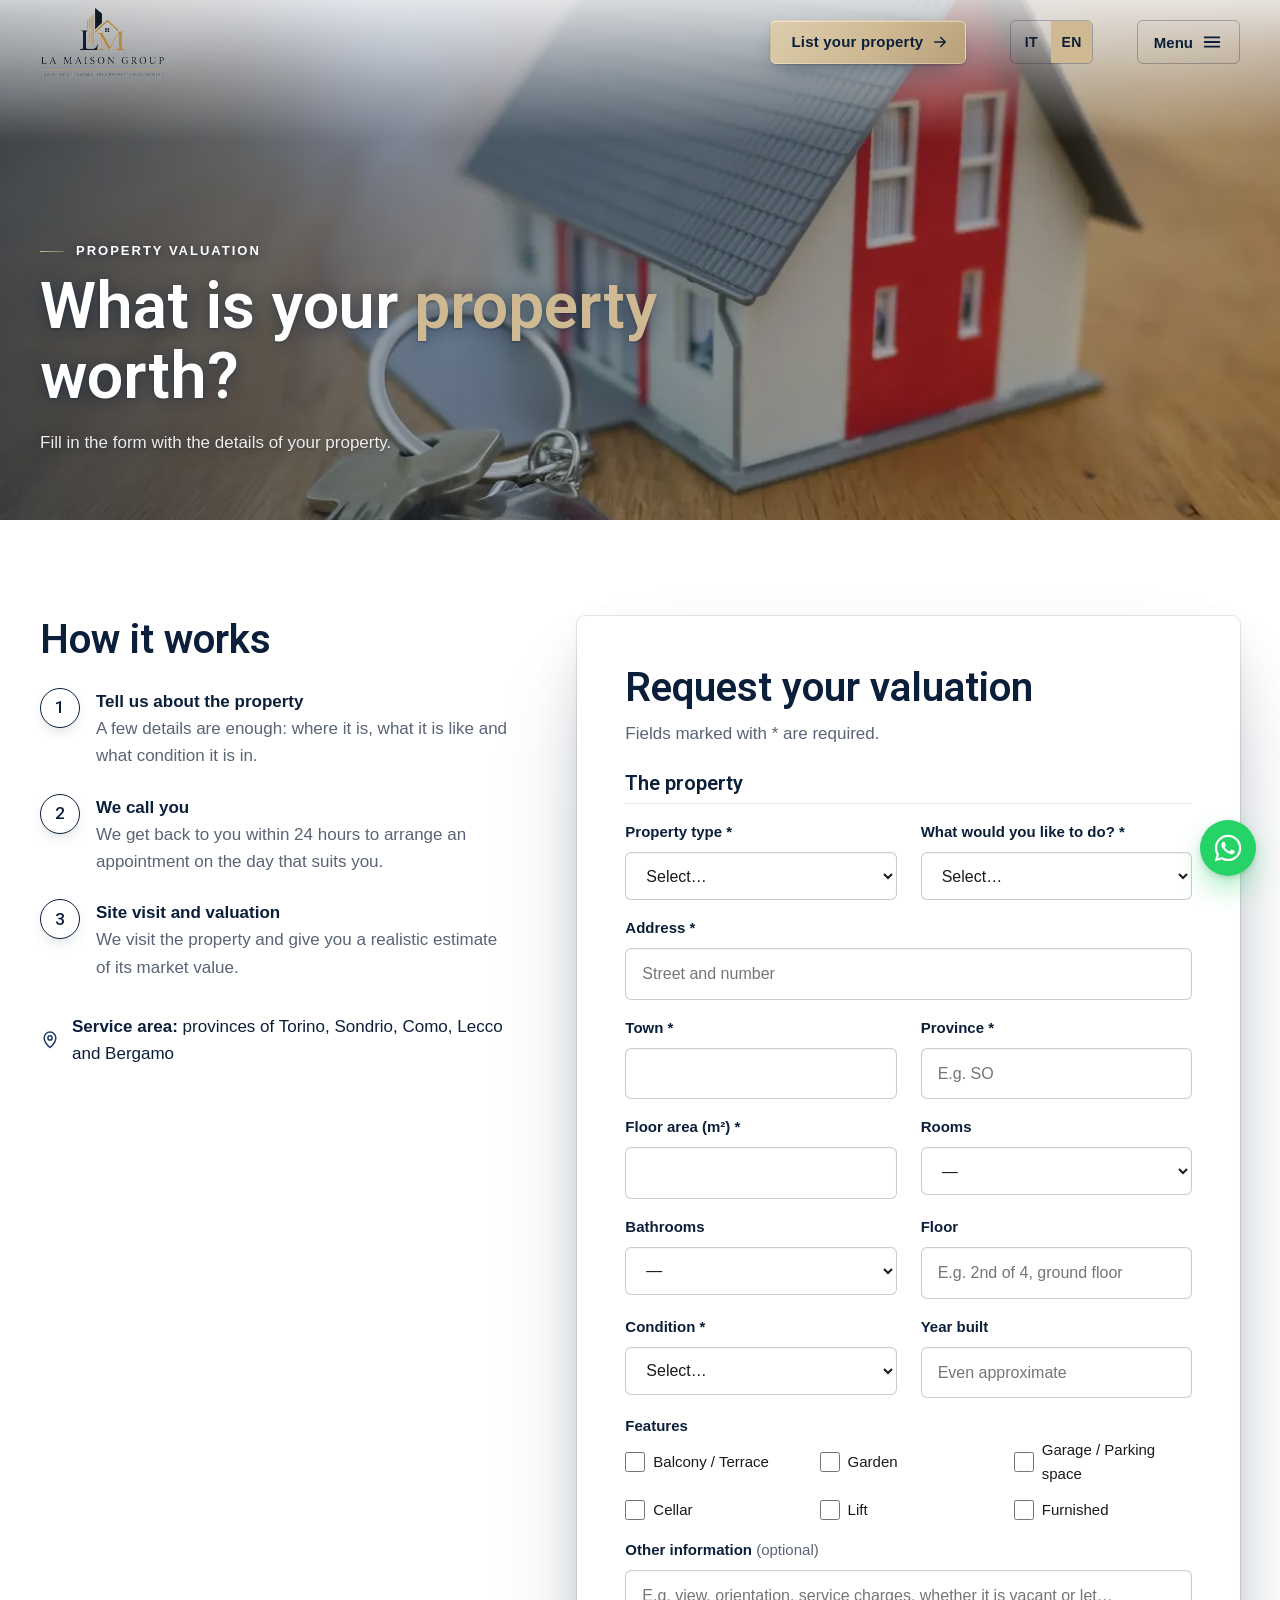
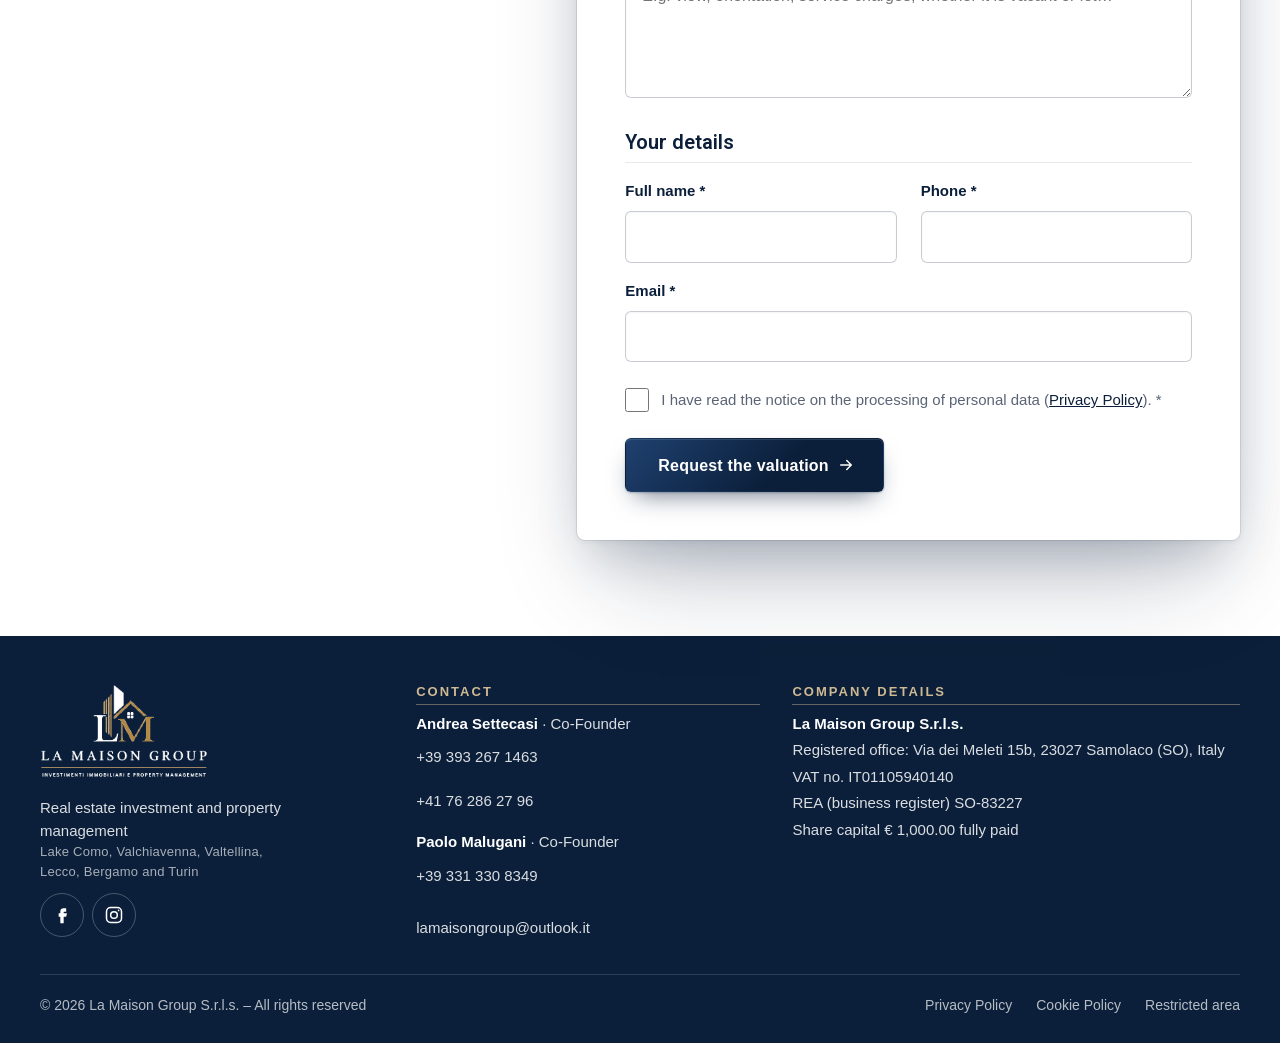
<file: valutazione.html>
<!DOCTYPE html>
<html lang="it">
<head>
  <meta charset="utf-8">
  <meta name="viewport" content="width=device-width, initial-scale=1, viewport-fit=cover">
  <title>Valutazione immobile gratuita Sondrio, Como e Lecco | LA MAISON GROUP</title>
  <meta name="description" content="Valutazione gratuita del tuo immobile in provincia di Sondrio, Como, Lecco, Bergamo e Torino: inserisci i dati della casa e fissiamo un sopralluogo senza impegno. Vendita e affitto.">
  <link rel="canonical" href="https://www.lamaison-group.it/valutazione.html">
  <link rel="alternate" hreflang="it" href="https://www.lamaison-group.it/valutazione.html">
  <link rel="alternate" hreflang="en" href="https://www.lamaison-group.it/valutazione.html?lang=en">
  <link rel="alternate" hreflang="x-default" href="https://www.lamaison-group.it/valutazione.html">
  <meta name="theme-color" content="#0B1F3A">
  <meta property="og:title" content="Valutazione immobile gratuita Sondrio, Como e Lecco">
  <meta property="og:description" content="Valutazione gratuita del tuo immobile in provincia di Sondrio, Como, Lecco, Bergamo e Torino: inserisci i dati della casa e fissiamo un sopralluogo senza impegno. Vendita e affitto.">
  <meta property="og:image" content="https://www.lamaison-group.it/img/valutazione-intestazione.webp">
  <meta property="og:type" content="website">
  <link rel="icon" href="/favicon.ico" sizes="48x48">
  <link rel="icon" type="image/png" sizes="192x192" href="img/favicon-192.png">
  <meta property="og:site_name" content="LA MAISON GROUP">
  <link rel="apple-touch-icon" href="img/apple-touch-icon.png">
  <link rel="stylesheet" href="css/fonts.css?v=09f8ab51">
  <link rel="stylesheet" href="css/style.css?v=a8f08e84">
  <link rel="preload" as="image" href="img/valutazione-intestazione.webp" imagesrcset="img/valutazione-intestazione-800.webp 800w, img/valutazione-intestazione-1280.webp 1280w, img/valutazione-intestazione.webp 1920w" imagesizes="100vw" type="image/webp">
  <script>document.documentElement.classList.add('js', 'content-loading');</script>
  <script src="js/main.js?v=369428e8" defer></script>
  <script src="js/dati.js?v=98647fd2" defer></script>
  <script src="js/content.js?v=72977fe3" defer></script>
  <script src="js/statistiche.js?v=24aaef0d" defer></script>
  <script src="js/lingua.js?v=8e7e1fbe" defer></script>
  <script src="js/render.js?v=3ba0104d" defer></script>
  <script src="js/forms.js?v=83b0d0cc" defer></script>
</head>
<body data-page="valutazione">
  <a class="skip-link" href="#contenuto">Vai al contenuto</a>

  <!-- ===== Header ===== -->
  <header class="header" id="header">
    <div class="container header__inner">
      <a class="header__logo" href="index.html" aria-label="LA MAISON GROUP, torna alla home">
        <img data-edit-img="@sito.logo_chiaro" class="logo--light" src="img/logo-chiaro.png" alt="Logo LA MAISON GROUP" width="240" height="134">
        <img data-edit-img="@sito.logo" class="logo--dark" src="img/logo.png" alt="" width="240" height="134">
      </a>
      <nav class="nav" aria-label="Menu principale">
        <a data-edit="@menu.index" href="index.html">Home</a>
        <a data-edit="@menu.chi_siamo" href="chi-siamo.html">Chi siamo</a>
        <a data-edit="@menu.affitti_brevi" href="affitti-brevi.html">Affitti brevi</a>
        <a data-edit="@menu.affitti_tradizionali" href="affitti-tradizionali.html">Affitti tradizionali</a>
        <a data-edit="@menu.vendita" href="vendita.html">Vendita</a>
        <a data-edit="@menu.progetti" href="progetti.html">Progetti</a>
        <a data-edit="@menu.recensioni" href="recensioni.html">Recensioni</a>
        <a data-edit="@menu.contatti" href="contatti.html">Contatti</a>
      </nav>
      <a data-edit="@menu.pulsante" class="btn btn--gold header__cta" href="contatti.html?tipo=affidare">Affida il tuo immobile</a>
      <div class="lang-switch" role="group" aria-label="Lingua">
        <button type="button" data-lang="it" lang="it" aria-pressed="true"><span class="visually-hidden">Italiano</span><span aria-hidden="true">IT</span></button>
        <button type="button" data-lang="en" lang="en" aria-pressed="false"><span class="visually-hidden">English</span><span aria-hidden="true">EN</span></button>
      </div>
      <button class="burger" type="button" aria-label="Apri il menu" aria-expanded="false" aria-controls="mobile-menu">
        <span class="burger__label" aria-hidden="true">Menù</span>
        <svg class="icon-open" viewBox="0 0 24 24" fill="none" stroke="currentColor" stroke-width="2" stroke-linecap="round" aria-hidden="true"><path d="M4 7h16M4 12h16M4 17h16"/></svg>
        <svg class="icon-close" viewBox="0 0 24 24" fill="none" stroke="currentColor" stroke-width="2" stroke-linecap="round" aria-hidden="true"><path d="M6 6l12 12M18 6L6 18"/></svg>
      </button>
    </div>
  </header>

  <div class="mobile-menu" id="mobile-menu" aria-label="Menu">
    <div class="mobile-menu__lang" role="group" aria-label="Lingua">
      <button type="button" data-lang="it" lang="it" aria-pressed="true">Italiano</button>
      <button type="button" data-lang="en" lang="en" aria-pressed="false">English</button>
    </div>
    <ul>
      <li><a data-edit="@menu.index" href="index.html">Home</a></li>
      <li><a data-edit="@menu.chi_siamo" href="chi-siamo.html">Chi siamo</a></li>
      <li><a data-edit="@menu.affitti_brevi" href="affitti-brevi.html">Affitti brevi</a></li>
      <li><a data-edit="@menu.affitti_tradizionali" href="affitti-tradizionali.html">Affitti tradizionali</a></li>
      <li><a data-edit="@menu.vendita" href="vendita.html">Vendita</a></li>
      <li><a data-edit="@menu.progetti" href="progetti.html">Progetti</a></li>
      <li><a data-edit="@menu.recensioni" href="recensioni.html">Recensioni</a></li>
      <li><a data-edit="@menu.contatti" href="contatti.html">Contatti</a></li>
    </ul>
    <a data-edit="@menu.pulsante" class="btn btn--gold" href="contatti.html?tipo=affidare">Affida il tuo immobile</a>
  </div>

  <main id="contenuto">
    <!-- ===== Intestazione ===== -->
    <section class="page-hero on-navy" aria-labelledby="page-title">
      <img data-edit-img="intestazione.foto_1" class="hero__img" src="img/valutazione-intestazione.webp" srcset="img/valutazione-intestazione-800.webp 800w, img/valutazione-intestazione-1280.webp 1280w, img/valutazione-intestazione.webp 1920w" sizes="100vw" width="1920" height="1080" fetchpriority="high"
           alt="Modellino di casa con le chiavi su un tavolo di legno">
      <div class="container">
        <div class="page-hero__content">
          <span data-edit="intestazione.etichetta_1" class="label">Valutazione immobile</span>
          <h1 data-edit="intestazione.titolo_1" id="page-title">Quanto vale il tuo <span class="accent">immobile</span>?</h1>
          <p data-edit="intestazione.testo_1">Compila il modulo con i dati della tua proprietà: ti richiameremo per fissare un appuntamento e fare la valutazione di persona, senza impegno.</p>
        </div>
      </div>
    </section>

    <!-- ===== Richiesta di valutazione ===== -->
    <section class="section" aria-labelledby="valuta-title">
      <div class="container contact-grid">
        <div class="reveal">
          <h2 data-edit="richiesta_di_valutazione.titolo_1">Come funziona</h2>
          <ol class="val-steps">
            <li data-edit="richiesta_di_valutazione.voce_1"><strong>Ci descrivi l'immobile</strong><br>Bastano pochi dati: dove si trova, com'è fatto e in che stato è.</li>
            <li data-edit="richiesta_di_valutazione.voce_2"><strong>Ti chiamiamo</strong><br>Ti contattiamo entro 48 ore per fissare l'appuntamento nel giorno che preferisci.</li>
            <li data-edit="richiesta_di_valutazione.voce_3"><strong>Sopralluogo e valutazione</strong><br>Visitiamo l'immobile e ti diamo una stima realistica del valore di vendita o di affitto.</li>
          </ol>
          <p class="contact-line"><svg viewBox="0 0 24 24" fill="none" stroke="currentColor" stroke-width="1.8" stroke-linecap="round" stroke-linejoin="round" aria-hidden="true"><path d="M12 21s-7-6.1-7-11.5a7 7 0 0 1 14 0C19 14.9 12 21 12 21z"/><circle cx="12" cy="9.5" r="2.5"/></svg><span><strong>Zona operativa:</strong> <span data-zone-text>provincia di Torino</span></span></p>
        </div>

        <div class="form-card reveal" id="modulo">
          <h2 data-edit="richiesta_di_valutazione.titolo_2" id="valuta-title">Richiedi la valutazione</h2>
          <p data-edit="richiesta_di_valutazione.testo_1">I campi con * sono obbligatori.</p>
          <form class="form" data-formspree="valutazione" data-endpoint="https://formspree.io/f/mppwrybn" action="https://formspree.io/f/mppwrybn" method="POST" novalidate>
            <input type="hidden" name="_subject" value="Richiesta di valutazione immobile">
            <input type="hidden" name="modulo" value="Valutazione immobile">
            <div class="hp" aria-hidden="true"><label>Non compilare<input type="text" name="_gotcha" tabindex="-1" autocomplete="off"></label></div>

            <h3 data-edit="richiesta_di_valutazione.sottotitolo_1" class="form__title full">L'immobile</h3>
            <div class="field">
              <label data-edit="richiesta_di_valutazione.campo_1" for="v-tipologia">Tipologia *</label>
              <select id="v-tipologia" name="tipologia" required>
                <option value="">Seleziona…</option>
                <option>Appartamento</option>
                <option>Attico</option>
                <option>Villa / Casa indipendente</option>
                <option>Casa semindipendente / a schiera</option>
                <option>Rustico / Baita</option>
                <option>Ufficio / Negozio</option>
                <option>Terreno</option>
                <option>Altro</option>
              </select>
            </div>
            <div class="field">
              <label data-edit="richiesta_di_valutazione.campo_2" for="v-obiettivo">Cosa vorresti fare? *</label>
              <select id="v-obiettivo" name="obiettivo" required>
                <option value="">Seleziona…</option>
                <option>Vendere</option>
                <option>Affittare a lungo termine</option>
                <option>Affittare per brevi periodi</option>
                <option>Non ho ancora deciso</option>
              </select>
            </div>
            <div class="field full">
              <label data-edit="richiesta_di_valutazione.campo_3" for="v-indirizzo">Indirizzo *</label>
              <input id="v-indirizzo" name="indirizzo" type="text" autocomplete="street-address" required maxlength="150" placeholder="Via e numero civico">
            </div>
            <div class="field">
              <label data-edit="richiesta_di_valutazione.campo_4" for="v-comune">Comune *</label>
              <input id="v-comune" name="comune" type="text" autocomplete="address-level2" required maxlength="80">
            </div>
            <div class="field">
              <label data-edit="richiesta_di_valutazione.campo_5" for="v-provincia">Provincia *</label>
              <input id="v-provincia" name="provincia" type="text" autocomplete="address-level1" required maxlength="40" placeholder="Es. SO">
            </div>
            <div class="field">
              <label data-edit="richiesta_di_valutazione.campo_6" for="v-superficie">Superficie (m²) *</label>
              <input id="v-superficie" name="superficie_mq" type="number" inputmode="numeric" min="1" max="100000" required>
            </div>
            <div class="field">
              <label data-edit="richiesta_di_valutazione.campo_7" for="v-locali">Locali</label>
              <select id="v-locali" name="locali">
                <option value="">—</option>
                <option>1</option><option>2</option><option>3</option><option>4</option><option>5 o più</option>
              </select>
            </div>
            <div class="field">
              <label data-edit="richiesta_di_valutazione.campo_8" for="v-bagni">Bagni</label>
              <select id="v-bagni" name="bagni">
                <option value="">—</option>
                <option>1</option><option>2</option><option>3 o più</option>
              </select>
            </div>
            <div class="field">
              <label data-edit="richiesta_di_valutazione.campo_9" for="v-piano">Piano</label>
              <input id="v-piano" name="piano" type="text" maxlength="40" placeholder="Es. 2° su 4, piano terra">
            </div>
            <div class="field">
              <label data-edit="richiesta_di_valutazione.campo_10" for="v-stato">Stato dell'immobile *</label>
              <select id="v-stato" name="stato" required>
                <option value="">Seleziona…</option>
                <option>Nuovo / Ristrutturato di recente</option>
                <option>Buono / Abitabile</option>
                <option>Da ristrutturare</option>
              </select>
            </div>
            <div class="field">
              <label data-edit="richiesta_di_valutazione.campo_11" for="v-anno">Anno di costruzione</label>
              <input id="v-anno" name="anno_costruzione" type="number" inputmode="numeric" min="1500" max="2100" placeholder="Anche indicativo">
            </div>
            <fieldset class="field full">
              <legend data-edit="richiesta_di_valutazione.campo_12">Caratteristiche</legend>
              <div class="checks">
                <label><input type="checkbox" name="caratteristiche[]" value="Balcone / Terrazzo"> Balcone / Terrazzo</label>
                <label><input type="checkbox" name="caratteristiche[]" value="Giardino"> Giardino</label>
                <label><input type="checkbox" name="caratteristiche[]" value="Box / Posto auto"> Box / Posto auto</label>
                <label><input type="checkbox" name="caratteristiche[]" value="Cantina"> Cantina</label>
                <label><input type="checkbox" name="caratteristiche[]" value="Ascensore"> Ascensore</label>
                <label><input type="checkbox" name="caratteristiche[]" value="Arredato"> Arredato</label>
              </div>
            </fieldset>
            <div class="field full">
              <label for="v-note">Altre informazioni <span class="optional">(facoltativo)</span></label>
              <textarea id="v-note" name="note" maxlength="5000" placeholder="Es. vista, esposizione, spese condominiali, se è libero o affittato…"></textarea>
            </div>

            <h3 data-edit="richiesta_di_valutazione.sottotitolo_2" class="form__title full">I tuoi dati</h3>
            <div class="field">
              <label data-edit="richiesta_di_valutazione.campo_13" for="v-nome">Nome e cognome *</label>
              <input id="v-nome" name="nome" type="text" autocomplete="name" required maxlength="100">
            </div>
            <div class="field">
              <label data-edit="richiesta_di_valutazione.campo_14" for="v-telefono">Telefono *</label>
              <input id="v-telefono" name="telefono" type="tel" autocomplete="tel" required maxlength="40">
            </div>
            <div class="field full">
              <label data-edit="richiesta_di_valutazione.campo_15" for="v-email">Email *</label>
              <input id="v-email" name="email" type="email" autocomplete="email" required maxlength="150">
            </div>
            <label class="consent full">
              <input type="checkbox" name="presa_visione_privacy" value="Sì" required>
              <span>Ho letto l'informativa sul trattamento dei dati personali (<a href="privacy.html" target="_blank" rel="noopener">Privacy Policy</a>). *</span>
            </label>
            <p class="form-alert full" role="alert"></p>
            <button data-edit="richiesta_di_valutazione.pulsante_1" class="btn btn--primary" type="submit">Richiedi la valutazione</button>
          </form>
          <div class="form-success" tabindex="-1" role="status" hidden>
            <svg viewBox="0 0 24 24" fill="none" stroke="currentColor" stroke-width="1.8" stroke-linecap="round" stroke-linejoin="round" aria-hidden="true"><circle cx="12" cy="12" r="10"/><path d="M7.5 12.5l3 3 6-7"/></svg>
            <h3 data-edit="richiesta_di_valutazione.sottotitolo_3">Richiesta inviata</h3>
            <p data-edit="richiesta_di_valutazione.testo_2">Grazie! Abbiamo ricevuto i dati del tuo immobile: ti chiameremo a breve per fissare l'appuntamento.</p>
            <button data-edit="richiesta_di_valutazione.pulsante_2" class="btn btn--secondary" type="button" data-form-again>Valuta un altro immobile</button>
          </div>
        </div>
      </div>
    </section>
  </main>

  <!-- ===== Footer ===== -->
  <footer class="footer">
    <div class="container">
      <div class="footer__grid">
        <div>
          <a class="header__logo footer__logo" href="index.html" aria-label="LA MAISON GROUP, torna alla home">
            <img data-edit-img="@sito.logo_chiaro" src="img/logo-chiaro.png" alt="Logo LA MAISON GROUP" width="240" height="134" loading="lazy">
          </a>
          <p data-edit="@footer.testo_1">Investimenti immobiliari e property management</p>
          <p data-edit="@footer.zona_1" class="footer__zona">Lago di Como, Valchiavenna, Valtellina, Lecco, Bergamo e Torino</p>
          <ul class="footer__social" data-social hidden>
            <li data-social-item="facebook"><a href="#" target="_blank" rel="noopener" aria-label="Facebook"><svg viewBox="0 0 24 24" fill="currentColor" aria-hidden="true"><path d="M14 8h3V4h-3a4 4 0 0 0-4 4v2H8v4h2v8h4v-8h3l1-4h-4V8.5a.5.5 0 0 1 .5-.5z"/></svg></a></li>
            <li data-social-item="instagram"><a href="#" target="_blank" rel="noopener" aria-label="Instagram"><svg viewBox="0 0 24 24" fill="none" stroke="currentColor" stroke-width="1.8" aria-hidden="true"><rect x="3" y="3" width="18" height="18" rx="5"/><circle cx="12" cy="12" r="4"/><circle cx="17.5" cy="6.5" r="1" fill="currentColor" stroke="none"/></svg></a></li>
          </ul>
        </div>
        <div>
          <h2 data-edit="@footer.titolo_1">Contatti</h2>
          <p><strong data-edit="@footer.nome_1">Andrea Settecasi</strong> · <span data-edit="@footer.voce_1">Co-Founder</span><br>
            <a data-edit="@footer.telefono_1" data-edit-href="tel" href="tel:+393932671463">+39 393 267 1463</a><br>
            <a data-edit="@footer.telefono_2" data-edit-href="tel" data-optional="svizzero" href="tel:+41762862796">+41 76 286 27 96</a></p>
          <p><strong data-edit="@footer.nome_2">Paolo Malugani</strong> · <span data-edit="@footer.voce_2">Co-Founder</span><br>
            <a data-edit="@footer.telefono_3" data-edit-href="tel" href="tel:+393313308349">+39 331 330 8349</a></p>
          <p><a data-edit="@footer.email_1" data-edit-href="mailto" href="mailto:lamaisongroup@outlook.it">lamaisongroup@outlook.it</a></p>
        </div>
        <div>
          <h2 data-edit="@footer.titolo_3">Dati societari</h2>
          <p data-edit="@footer.testo_2"><strong>La Maison Group S.r.l.s.</strong></p>
          <p data-edit="@footer.sede">Sede legale: Via dei Meleti 15b, 23027 Samolaco (SO)</p>
          <p data-edit="@footer.testo_3">P. IVA 01105940140</p>
          <p data-edit="@footer.rea">REA SO-83227</p>
          <p data-edit="@footer.capitale">Capitale sociale € 1.000,00 i.v.</p>
        </div>
      </div>
      <div class="footer__bottom">
        <span data-edit="@footer.voce_3">© 2026 La Maison Group S.r.l.s. – Tutti i diritti riservati</span>
        <nav aria-label="Note legali">
          <a data-edit="@menu.privacy" href="privacy.html">Privacy Policy</a>
          <a data-edit="@menu.cookie" href="cookie.html">Cookie Policy</a>
          <a href="#admin" data-admin-link>Area riservata</a>
        </nav>
      </div>
    </div>
  </footer>

  <a class="whatsapp-float" href="https://wa.me/393932671463?text=Buongiorno%2C%20vorrei%20informazioni%20sui%20vostri%20servizi." target="_blank" rel="noopener" aria-label="Scrivici su WhatsApp" data-wa="1">
    <svg viewBox="0 0 24 24" fill="currentColor" aria-hidden="true"><path d="M12.04 2C6.58 2 2.13 6.45 2.13 11.91c0 1.75.46 3.45 1.32 4.95L2.05 22l5.25-1.38a9.9 9.9 0 0 0 4.74 1.21c5.46 0 9.91-4.45 9.91-9.91S17.5 2 12.04 2zm0 18.15a8.2 8.2 0 0 1-4.19-1.15l-.3-.18-3.12.82.83-3.04-.2-.31a8.2 8.2 0 0 1-1.26-4.38c0-4.54 3.7-8.23 8.24-8.23 4.54 0 8.23 3.69 8.23 8.23 0 4.54-3.69 8.24-8.23 8.24zm4.52-6.16c-.25-.12-1.47-.72-1.69-.81-.23-.08-.39-.12-.56.13-.17.25-.64.81-.78.97-.14.17-.29.19-.54.06-.25-.12-1.05-.39-1.99-1.23-.74-.66-1.23-1.47-1.38-1.72-.14-.25-.02-.38.11-.51.11-.11.25-.29.37-.43.13-.15.17-.25.25-.42.08-.17.04-.31-.02-.43-.06-.12-.56-1.34-.76-1.84-.2-.48-.41-.42-.56-.43h-.48c-.17 0-.43.06-.66.31-.22.25-.86.85-.86 2.07 0 1.22.89 2.4 1.01 2.56.12.17 1.75 2.67 4.23 3.74.59.26 1.05.41 1.41.52.59.19 1.13.16 1.56.1.48-.07 1.47-.6 1.67-1.18.21-.58.21-1.08.14-1.18-.06-.1-.22-.16-.47-.28z"/></svg>
  </a>
</body>
</html>
</file>
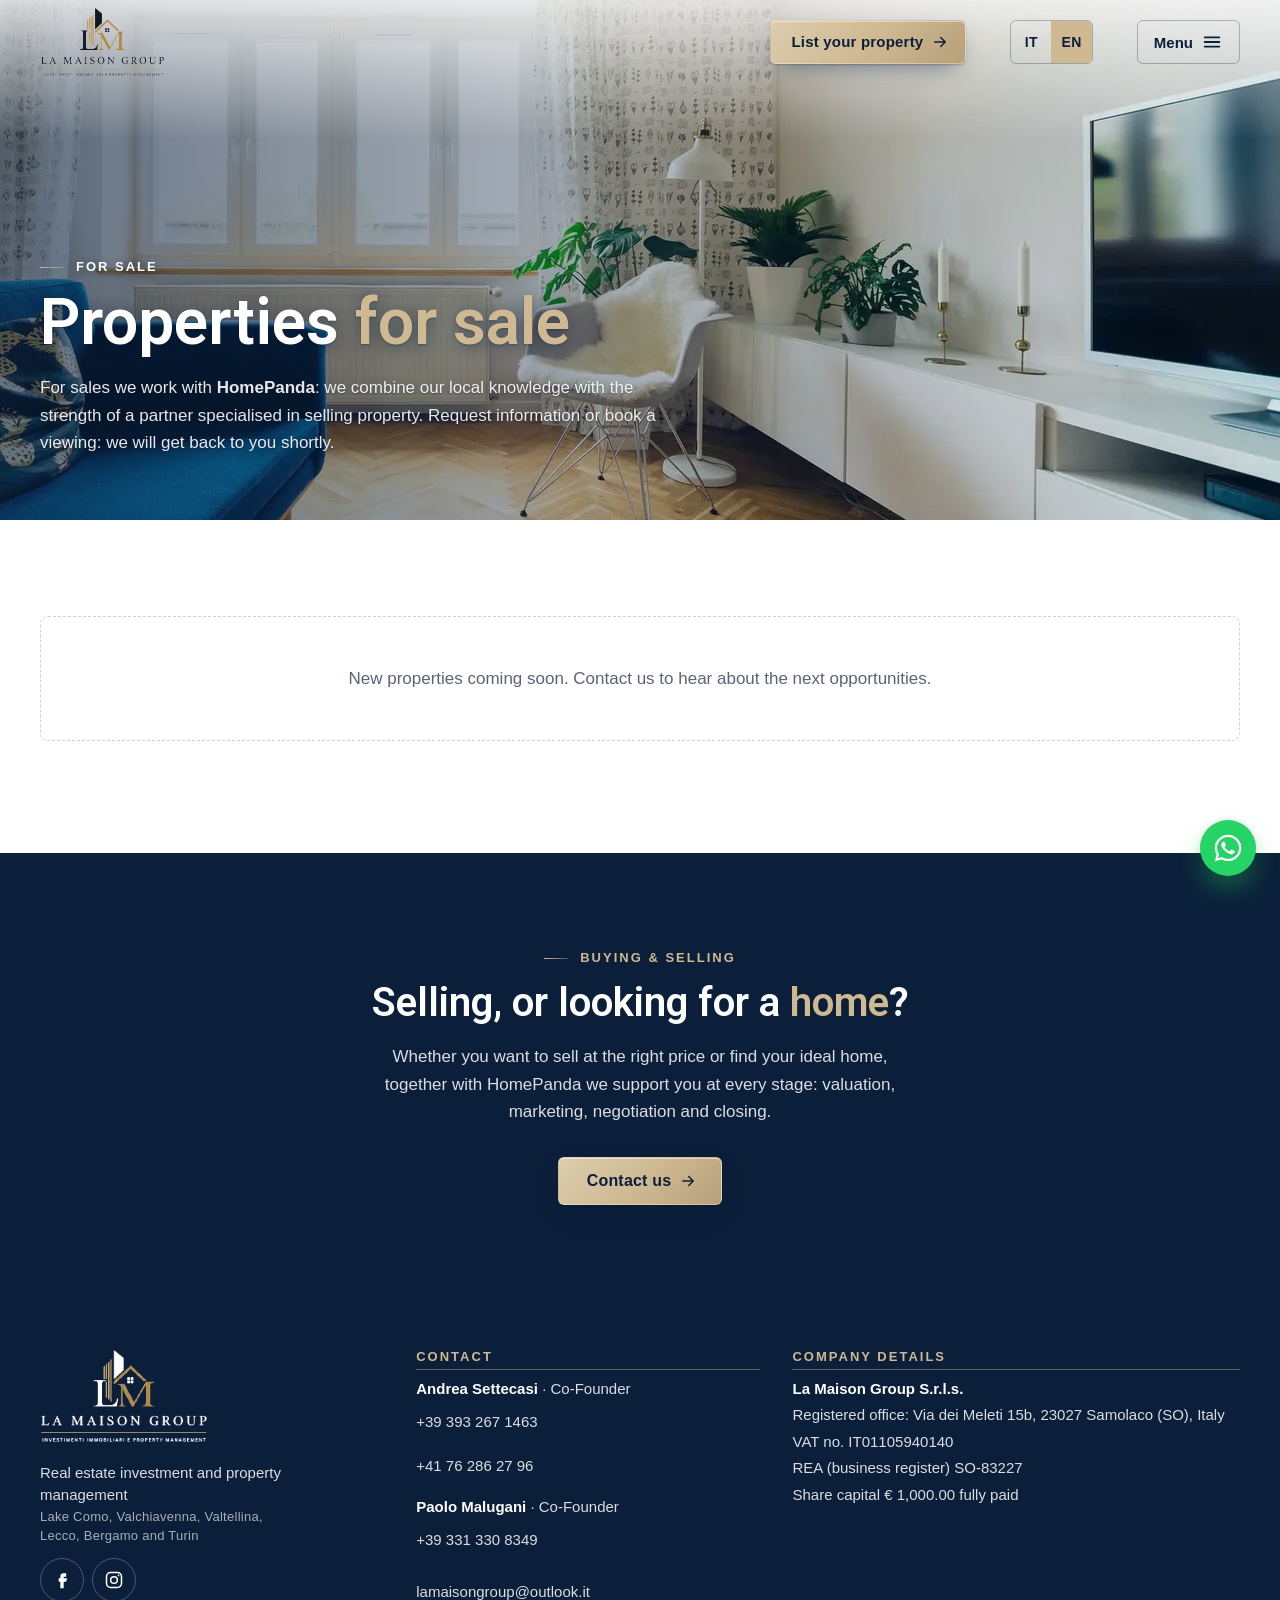
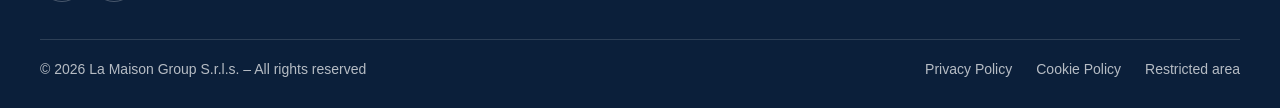
<file: vendita.html>
<!DOCTYPE html>
<html lang="it">
<head>
  <meta charset="utf-8">
  <meta name="viewport" content="width=device-width, initial-scale=1, viewport-fit=cover">
  <title>Immobili in vendita Lago di Como e Valtellina | LA MAISON GROUP</title>
  <meta name="description" content="Case, appartamenti e immobili a reddito in vendita sul Lago di Como, in Valchiavenna, Valtellina e a Torino, selezionati con HomePanda. Richiedi informazioni o una visita.">
  <link rel="canonical" href="https://www.lamaison-group.it/vendita.html">
  <link rel="alternate" hreflang="it" href="https://www.lamaison-group.it/vendita.html">
  <link rel="alternate" hreflang="en" href="https://www.lamaison-group.it/vendita.html?lang=en">
  <link rel="alternate" hreflang="x-default" href="https://www.lamaison-group.it/vendita.html">
  <meta name="theme-color" content="#0B1F3A">
  <meta property="og:title" content="Immobili in vendita Lago di Como e Valtellina">
  <meta property="og:description" content="Case, appartamenti e immobili a reddito in vendita sul Lago di Como, in Valchiavenna, Valtellina e a Torino, selezionati con HomePanda. Richiedi informazioni o una visita.">
  <meta property="og:image" content="https://www.lamaison-group.it/img/vendita-intestazione.webp">
  <meta property="og:type" content="website">
  <link rel="icon" href="/favicon.ico" sizes="48x48">
  <link rel="icon" type="image/png" sizes="192x192" href="img/favicon-192.png">
  <meta property="og:site_name" content="LA MAISON GROUP">
  <link rel="apple-touch-icon" href="img/apple-touch-icon.png">
  <link rel="stylesheet" href="css/fonts.css?v=09f8ab51">
  <link rel="stylesheet" href="css/style.css?v=a8f08e84">
  <link rel="preload" as="image" href="img/vendita-intestazione.webp" imagesrcset="img/vendita-intestazione-800.webp 800w, img/vendita-intestazione-1280.webp 1280w, img/vendita-intestazione.webp 1920w" imagesizes="100vw" type="image/webp">
  <script>document.documentElement.classList.add('js', 'content-loading');</script>
  <script src="js/main.js?v=369428e8" defer></script>
  <script src="js/dati.js?v=98647fd2" defer></script>
  <script src="js/content.js?v=72977fe3" defer></script>
  <script src="js/statistiche.js?v=24aaef0d" defer></script>
  <script src="js/lingua.js?v=8e7e1fbe" defer></script>
  <script src="js/render.js?v=3ba0104d" defer></script>
</head>
<body data-page="vendita">
  <a class="skip-link" href="#contenuto">Vai al contenuto</a>

  <!-- ===== Header ===== -->
  <header class="header" id="header">
    <div class="container header__inner">
      <a class="header__logo" href="index.html" aria-label="LA MAISON GROUP, torna alla home">
        <img data-edit-img="@sito.logo_chiaro" class="logo--light" src="img/logo-chiaro.png" alt="Logo LA MAISON GROUP" width="240" height="134">
        <img data-edit-img="@sito.logo" class="logo--dark" src="img/logo.png" alt="" width="240" height="134">
      </a>
      <nav class="nav" aria-label="Menu principale">
        <a data-edit="@menu.index" href="index.html">Home</a>
        <a data-edit="@menu.chi_siamo" href="chi-siamo.html">Chi siamo</a>
        <a data-edit="@menu.affitti_brevi" href="affitti-brevi.html">Affitti brevi</a>
        <a data-edit="@menu.affitti_tradizionali" href="affitti-tradizionali.html">Affitti tradizionali</a>
        <a data-edit="@menu.vendita" href="vendita.html" aria-current="page">Vendita</a>
        <a data-edit="@menu.progetti" href="progetti.html">Progetti</a>
        <a data-edit="@menu.recensioni" href="recensioni.html">Recensioni</a>
        <a data-edit="@menu.contatti" href="contatti.html">Contatti</a>
      </nav>
      <a data-edit="@menu.pulsante" class="btn btn--gold header__cta" href="contatti.html?tipo=affidare">Affida il tuo immobile</a>
      <div class="lang-switch" role="group" aria-label="Lingua">
        <button type="button" data-lang="it" lang="it" aria-pressed="true"><span class="visually-hidden">Italiano</span><span aria-hidden="true">IT</span></button>
        <button type="button" data-lang="en" lang="en" aria-pressed="false"><span class="visually-hidden">English</span><span aria-hidden="true">EN</span></button>
      </div>
      <button class="burger" type="button" aria-label="Apri il menu" aria-expanded="false" aria-controls="mobile-menu">
        <span class="burger__label" aria-hidden="true">Menù</span>
        <svg class="icon-open" viewBox="0 0 24 24" fill="none" stroke="currentColor" stroke-width="2" stroke-linecap="round" aria-hidden="true"><path d="M4 7h16M4 12h16M4 17h16"/></svg>
        <svg class="icon-close" viewBox="0 0 24 24" fill="none" stroke="currentColor" stroke-width="2" stroke-linecap="round" aria-hidden="true"><path d="M6 6l12 12M18 6L6 18"/></svg>
      </button>
    </div>
  </header>

  <div class="mobile-menu" id="mobile-menu" aria-label="Menu">
    <div class="mobile-menu__lang" role="group" aria-label="Lingua">
      <button type="button" data-lang="it" lang="it" aria-pressed="true">Italiano</button>
      <button type="button" data-lang="en" lang="en" aria-pressed="false">English</button>
    </div>
    <ul>
      <li><a data-edit="@menu.index" href="index.html">Home</a></li>
      <li><a data-edit="@menu.chi_siamo" href="chi-siamo.html">Chi siamo</a></li>
      <li><a data-edit="@menu.affitti_brevi" href="affitti-brevi.html">Affitti brevi</a></li>
      <li><a data-edit="@menu.affitti_tradizionali" href="affitti-tradizionali.html">Affitti tradizionali</a></li>
      <li><a data-edit="@menu.vendita" href="vendita.html" aria-current="page">Vendita</a></li>
      <li><a data-edit="@menu.progetti" href="progetti.html">Progetti</a></li>
      <li><a data-edit="@menu.recensioni" href="recensioni.html">Recensioni</a></li>
      <li><a data-edit="@menu.contatti" href="contatti.html">Contatti</a></li>
    </ul>
    <a data-edit="@menu.pulsante" class="btn btn--gold" href="contatti.html?tipo=affidare">Affida il tuo immobile</a>
  </div>

  <main id="contenuto">
    <!-- ===== Intestazione ===== -->
    <section class="page-hero on-navy" aria-labelledby="page-title">
      <img data-edit-img="intestazione.foto_1" class="hero__img" src="img/vendita-intestazione.webp" srcset="img/vendita-intestazione-800.webp 800w, img/vendita-intestazione-1280.webp 1280w, img/vendita-intestazione.webp 1920w" sizes="100vw" width="1920" height="1080" fetchpriority="high"
           alt="Soggiorno luminoso con parquet a spina di pesce e divano blu">
      <div class="container">
        <div class="page-hero__content">
          <span data-edit="intestazione.etichetta_1" class="label">Vendita</span>
          <h1 data-edit="intestazione.titolo_1" id="page-title">Immobili <span class="accent">in vendita</span></h1>
          <p data-edit="intestazione.testo_1">Per la compravendita collaboriamo con <strong>HomePanda</strong>: uniamo la nostra conoscenza del territorio alla forza di un partner specializzato nella vendita. Richiedi informazioni o prenota una visita: ti rispondiamo in tempi brevi.</p>
        </div>
      </div>
    </section>

    <!-- ===== Tutti gli immobili ===== -->
    <section class="section" aria-labelledby="lista-title">
      <div class="container">
        <h2 data-edit="tutti_gli_immobili.titolo_1" id="lista-title" class="visually-hidden">Tutti gli immobili in vendita</h2>
        <div class="grid grid--3" data-render="vendita" data-stato="disponibili"></div>
      </div>
    </section>

    <!-- ===== Venduti di recente (immobili segnati "Venduto": senza prezzo) ===== -->
    <section class="section section--grey" aria-labelledby="venduti-title" data-hide-empty hidden>
      <div class="container">
        <div class="section-head reveal">
          <span data-edit="venduti.etichetta_1" class="label">Venduti</span>
          <h2 data-edit="venduti.titolo_1" id="venduti-title">Venduti <span class="accent">di recente</span></h2>
        </div>
        <div class="grid grid--3" data-render="vendita" data-stato="venduti"></div>
      </div>
    </section>

    <!-- ===== Invito finale ===== -->
    <section class="section section--navy cta on-navy" aria-labelledby="cta-title">
      <div class="container reveal">
        <span data-edit="invito_finale.etichetta_1" class="label">Compravendita</span>
        <h2 data-edit="invito_finale.titolo_1" id="cta-title">Vuoi vendere o cerchi <span class="accent">casa</span>?</h2>
        <p data-edit="invito_finale.testo_1">Che tu voglia vendere al giusto prezzo o trovare la casa ideale, insieme a HomePanda ti seguiamo in ogni fase: valutazione, promozione, trattativa e rogito.</p>
        <div class="btn-row">
          <a data-edit="invito_finale.pulsante_1" class="btn btn--gold" href="contatti.html?tipo=acquisto">Contattaci</a>
        </div>
      </div>
    </section>
  </main>

  <!-- ===== Footer ===== -->
  <footer class="footer">
    <div class="container">
      <div class="footer__grid">
        <div>
          <a class="header__logo footer__logo" href="index.html" aria-label="LA MAISON GROUP, torna alla home">
            <img data-edit-img="@sito.logo_chiaro" src="img/logo-chiaro.png" alt="Logo LA MAISON GROUP" width="240" height="134" loading="lazy">
          </a>
          <p data-edit="@footer.testo_1">Investimenti immobiliari e property management</p>
          <p data-edit="@footer.zona_1" class="footer__zona">Lago di Como, Valchiavenna, Valtellina, Lecco, Bergamo e Torino</p>
          <ul class="footer__social" data-social hidden>
            <li data-social-item="facebook"><a href="#" target="_blank" rel="noopener" aria-label="Facebook"><svg viewBox="0 0 24 24" fill="currentColor" aria-hidden="true"><path d="M14 8h3V4h-3a4 4 0 0 0-4 4v2H8v4h2v8h4v-8h3l1-4h-4V8.5a.5.5 0 0 1 .5-.5z"/></svg></a></li>
            <li data-social-item="instagram"><a href="#" target="_blank" rel="noopener" aria-label="Instagram"><svg viewBox="0 0 24 24" fill="none" stroke="currentColor" stroke-width="1.8" aria-hidden="true"><rect x="3" y="3" width="18" height="18" rx="5"/><circle cx="12" cy="12" r="4"/><circle cx="17.5" cy="6.5" r="1" fill="currentColor" stroke="none"/></svg></a></li>
          </ul>
        </div>
        <div>
          <h2 data-edit="@footer.titolo_1">Contatti</h2>
          <p><strong data-edit="@footer.nome_1">Andrea Settecasi</strong> · <span data-edit="@footer.voce_1">Co-Founder</span><br>
            <a data-edit="@footer.telefono_1" data-edit-href="tel" href="tel:+393932671463">+39 393 267 1463</a><br>
            <a data-edit="@footer.telefono_2" data-edit-href="tel" data-optional="svizzero" href="tel:+41762862796">+41 76 286 27 96</a></p>
          <p><strong data-edit="@footer.nome_2">Paolo Malugani</strong> · <span data-edit="@footer.voce_2">Co-Founder</span><br>
            <a data-edit="@footer.telefono_3" data-edit-href="tel" href="tel:+393313308349">+39 331 330 8349</a></p>
          <p><a data-edit="@footer.email_1" data-edit-href="mailto" href="mailto:lamaisongroup@outlook.it">lamaisongroup@outlook.it</a></p>
        </div>
        <div>
          <h2 data-edit="@footer.titolo_3">Dati societari</h2>
          <p data-edit="@footer.testo_2"><strong>La Maison Group S.r.l.s.</strong></p>
          <p data-edit="@footer.sede">Sede legale: Via dei Meleti 15b, 23027 Samolaco (SO)</p>
          <p data-edit="@footer.testo_3">P. IVA 01105940140</p>
          <p data-edit="@footer.rea">REA SO-83227</p>
          <p data-edit="@footer.capitale">Capitale sociale € 1.000,00 i.v.</p>
        </div>
      </div>
      <div class="footer__bottom">
        <span data-edit="@footer.voce_3">© 2026 La Maison Group S.r.l.s. – Tutti i diritti riservati</span>
        <nav aria-label="Note legali">
          <a data-edit="@menu.privacy" href="privacy.html">Privacy Policy</a>
          <a data-edit="@menu.cookie" href="cookie.html">Cookie Policy</a>
          <a href="#admin" data-admin-link>Area riservata</a>
        </nav>
      </div>
    </div>
  </footer>

  <a class="whatsapp-float" href="https://wa.me/393932671463?text=Buongiorno%2C%20vorrei%20informazioni%20sui%20vostri%20servizi." target="_blank" rel="noopener" aria-label="Scrivici su WhatsApp" data-wa="1">
    <svg viewBox="0 0 24 24" fill="currentColor" aria-hidden="true"><path d="M12.04 2C6.58 2 2.13 6.45 2.13 11.91c0 1.75.46 3.45 1.32 4.95L2.05 22l5.25-1.38a9.9 9.9 0 0 0 4.74 1.21c5.46 0 9.91-4.45 9.91-9.91S17.5 2 12.04 2zm0 18.15a8.2 8.2 0 0 1-4.19-1.15l-.3-.18-3.12.82.83-3.04-.2-.31a8.2 8.2 0 0 1-1.26-4.38c0-4.54 3.7-8.23 8.24-8.23 4.54 0 8.23 3.69 8.23 8.23 0 4.54-3.69 8.24-8.23 8.24zm4.52-6.16c-.25-.12-1.47-.72-1.69-.81-.23-.08-.39-.12-.56.13-.17.25-.64.81-.78.97-.14.17-.29.19-.54.06-.25-.12-1.05-.39-1.99-1.23-.74-.66-1.23-1.47-1.38-1.72-.14-.25-.02-.38.11-.51.11-.11.25-.29.37-.43.13-.15.17-.25.25-.42.08-.17.04-.31-.02-.43-.06-.12-.56-1.34-.76-1.84-.2-.48-.41-.42-.56-.43h-.48c-.17 0-.43.06-.66.31-.22.25-.86.85-.86 2.07 0 1.22.89 2.4 1.01 2.56.12.17 1.75 2.67 4.23 3.74.59.26 1.05.41 1.41.52.59.19 1.13.16 1.56.1.48-.07 1.47-.6 1.67-1.18.21-.58.21-1.08.14-1.18-.06-.1-.22-.16-.47-.28z"/></svg>
  </a>
</body>
</html>
</file>
<file: css/fonts.css>
/* LA MAISON GROUP — caratteri ospitati nel sito (niente richieste a Google Fonts).
   Inter, Playfair Display, Cormorant Garamond: licenza SIL Open Font License 1.1.
   Roboto (titoli e sottotitoli), Montserrat (scritta della Home): licenza SIL Open Font License 1.1. */

/* latin-ext */
@font-face {
  font-family: 'Cormorant Garamond';
  font-style: italic;
  font-weight: 600;
  font-display: swap;
  src: url(../fonts/cormorant-garamond-latin-ext-0.woff2) format('woff2');
  unicode-range: U+0100-02BA, U+02BD-02C5, U+02C7-02CC, U+02CE-02D7, U+02DD-02FF, U+0304, U+0308, U+0329, U+1D00-1DBF, U+1E00-1E9F, U+1EF2-1EFF, U+2020, U+20A0-20AB, U+20AD-20C0, U+2113, U+2C60-2C7F, U+A720-A7FF;
}

/* latin */
@font-face {
  font-family: 'Cormorant Garamond';
  font-style: italic;
  font-weight: 600;
  font-display: swap;
  src: url(../fonts/cormorant-garamond-latin-1.woff2) format('woff2');
  unicode-range: U+0000-00FF, U+0131, U+0152-0153, U+02BB-02BC, U+02C6, U+02DA, U+02DC, U+0304, U+0308, U+0329, U+2000-206F, U+20AC, U+2122, U+2191, U+2193, U+2212, U+2215, U+FEFF, U+FFFD;
}

/* latin-ext */
@font-face {
  font-family: 'Cormorant Garamond';
  font-style: italic;
  font-weight: 700;
  font-display: swap;
  src: url(../fonts/cormorant-garamond-latin-ext-0.woff2) format('woff2');
  unicode-range: U+0100-02BA, U+02BD-02C5, U+02C7-02CC, U+02CE-02D7, U+02DD-02FF, U+0304, U+0308, U+0329, U+1D00-1DBF, U+1E00-1E9F, U+1EF2-1EFF, U+2020, U+20A0-20AB, U+20AD-20C0, U+2113, U+2C60-2C7F, U+A720-A7FF;
}

/* latin */
@font-face {
  font-family: 'Cormorant Garamond';
  font-style: italic;
  font-weight: 700;
  font-display: swap;
  src: url(../fonts/cormorant-garamond-latin-1.woff2) format('woff2');
  unicode-range: U+0000-00FF, U+0131, U+0152-0153, U+02BB-02BC, U+02C6, U+02DA, U+02DC, U+0304, U+0308, U+0329, U+2000-206F, U+20AC, U+2122, U+2191, U+2193, U+2212, U+2215, U+FEFF, U+FFFD;
}

/* latin-ext */
@font-face {
  font-family: 'Inter';
  font-style: normal;
  font-weight: 400;
  font-display: swap;
  src: url(../fonts/inter-latin-ext-2.woff2) format('woff2');
  unicode-range: U+0100-02BA, U+02BD-02C5, U+02C7-02CC, U+02CE-02D7, U+02DD-02FF, U+0304, U+0308, U+0329, U+1D00-1DBF, U+1E00-1E9F, U+1EF2-1EFF, U+2020, U+20A0-20AB, U+20AD-20C0, U+2113, U+2C60-2C7F, U+A720-A7FF;
}

/* latin */
@font-face {
  font-family: 'Inter';
  font-style: normal;
  font-weight: 400;
  font-display: swap;
  src: url(../fonts/inter-latin-3.woff2) format('woff2');
  unicode-range: U+0000-00FF, U+0131, U+0152-0153, U+02BB-02BC, U+02C6, U+02DA, U+02DC, U+0304, U+0308, U+0329, U+2000-206F, U+20AC, U+2122, U+2191, U+2193, U+2212, U+2215, U+FEFF, U+FFFD;
}

/* latin-ext */
@font-face {
  font-family: 'Inter';
  font-style: normal;
  font-weight: 600;
  font-display: swap;
  src: url(../fonts/inter-latin-ext-2.woff2) format('woff2');
  unicode-range: U+0100-02BA, U+02BD-02C5, U+02C7-02CC, U+02CE-02D7, U+02DD-02FF, U+0304, U+0308, U+0329, U+1D00-1DBF, U+1E00-1E9F, U+1EF2-1EFF, U+2020, U+20A0-20AB, U+20AD-20C0, U+2113, U+2C60-2C7F, U+A720-A7FF;
}

/* latin */
@font-face {
  font-family: 'Inter';
  font-style: normal;
  font-weight: 600;
  font-display: swap;
  src: url(../fonts/inter-latin-3.woff2) format('woff2');
  unicode-range: U+0000-00FF, U+0131, U+0152-0153, U+02BB-02BC, U+02C6, U+02DA, U+02DC, U+0304, U+0308, U+0329, U+2000-206F, U+20AC, U+2122, U+2191, U+2193, U+2212, U+2215, U+FEFF, U+FFFD;
}

/* latin-ext */
@font-face {
  font-family: 'Playfair Display';
  font-style: normal;
  font-weight: 600;
  font-display: swap;
  src: url(../fonts/playfair-display-latin-ext-4.woff2) format('woff2');
  unicode-range: U+0100-02BA, U+02BD-02C5, U+02C7-02CC, U+02CE-02D7, U+02DD-02FF, U+0304, U+0308, U+0329, U+1D00-1DBF, U+1E00-1E9F, U+1EF2-1EFF, U+2020, U+20A0-20AB, U+20AD-20C0, U+2113, U+2C60-2C7F, U+A720-A7FF;
}

/* latin */
@font-face {
  font-family: 'Playfair Display';
  font-style: normal;
  font-weight: 600;
  font-display: swap;
  src: url(../fonts/playfair-display-latin-5.woff2) format('woff2');
  unicode-range: U+0000-00FF, U+0131, U+0152-0153, U+02BB-02BC, U+02C6, U+02DA, U+02DC, U+0304, U+0308, U+0329, U+2000-206F, U+20AC, U+2122, U+2191, U+2193, U+2212, U+2215, U+FEFF, U+FFFD;
}

/* Roboto, titoli e sottotitoli (pesi da 400 a 700 in un unico file) — latin-ext */
@font-face {
  font-family: 'Roboto';
  font-style: normal;
  font-weight: 400 700;
  font-display: swap;
  src: url(../fonts/roboto-latin-ext.woff2) format('woff2');
  unicode-range: U+0100-02BA, U+02BD-02C5, U+02C7-02CC, U+02CE-02D7, U+02DD-02FF, U+0304, U+0308, U+0329, U+1D00-1DBF, U+1E00-1E9F, U+1EF2-1EFF, U+2020, U+20A0-20AB, U+20AD-20C4, U+2113, U+2C60-2C7F, U+A720-A7FF;
}
/* latin */
@font-face {
  font-family: 'Roboto';
  font-style: normal;
  font-weight: 400 700;
  font-display: swap;
  src: url(../fonts/roboto-latin.woff2) format('woff2');
  unicode-range: U+0000-00FF, U+0131, U+0152-0153, U+02BB-02BC, U+02C6, U+02DA, U+02DC, U+0304, U+0308, U+0329, U+2000-206F, U+20AC, U+2122, U+2191, U+2193, U+2212, U+2215, U+FEFF, U+FFFD;
}

/* Montserrat Light, scritta "LA MAISON GROUP" della Home — latin-ext */
@font-face {
  font-family: 'Montserrat';
  font-style: normal;
  font-weight: 300;
  font-display: swap;
  src: url(../fonts/montserrat-light-latin-ext.woff2) format('woff2');
  unicode-range: U+0100-02BA, U+02BD-02C5, U+02C7-02CC, U+02CE-02D7, U+02DD-02FF, U+0304, U+0308, U+0329, U+1D00-1DBF, U+1E00-1E9F, U+1EF2-1EFF, U+2020, U+20A0-20AB, U+20AD-20C0, U+2113, U+2C60-2C7F, U+A720-A7FF;
}
/* latin */
@font-face {
  font-family: 'Montserrat';
  font-style: normal;
  font-weight: 300;
  font-display: swap;
  src: url(../fonts/montserrat-light-latin.woff2) format('woff2');
  unicode-range: U+0000-00FF, U+0131, U+0152-0153, U+02BB-02BC, U+02C6, U+02DA, U+02DC, U+0304, U+0308, U+0329, U+2000-206F, U+20AC, U+2122, U+2191, U+2193, U+2212, U+2215, U+FEFF, U+FFFD;
}
</file>
<file: css/style.css>
/* =========================================================
   LA MAISON GROUP — stile del sito
   Mobile first · breakpoint 768px e 1024px
   ========================================================= */

:root {
  /* Colori */
  --navy: #0B1F3A;
  --navy-light: #1C3A63;
  --gold: #CEB992;
  --white: #FFFFFF;
  --grey-bg: #FAFBFD; /* quasi bianco (ottobre 2026) */
  --text: #1A1A1A;
  --text-muted: #5A6475;
  --border: #E4E8EE;
  --hairline: rgba(11, 31, 58, 0.09); /* linee sottili */
  --line: 1px;
  --whatsapp: #25D366;
  --success: #1E7B4C;
  --error: #B42318;

  /* Forme */
  --radius: 8px;
  --radius-btn: 6px;
  /* Ombre morbide a più strati */
  --shadow-sm: 0 1px 2px rgba(11, 31, 58, 0.06), 0 4px 12px -2px rgba(11, 31, 58, 0.08);
  --shadow: 0 1px 2px rgba(11, 31, 58, 0.04), 0 8px 20px -4px rgba(11, 31, 58, 0.08), 0 24px 48px -16px rgba(11, 31, 58, 0.14);
  --shadow-hover: 0 2px 4px rgba(11, 31, 58, 0.04), 0 16px 32px -6px rgba(11, 31, 58, 0.12), 0 40px 80px -24px rgba(11, 31, 58, 0.28);
  --shadow-lg: 0 2px 6px rgba(11, 31, 58, 0.05), 0 24px 48px -12px rgba(11, 31, 58, 0.18), 0 56px 100px -32px rgba(11, 31, 58, 0.30);

  /* Spaziature (solo questi valori) */
  --s-4: 4px;
  --s-8: 8px;
  --s-12: 12px;
  --s-16: 16px;
  --s-24: 24px;
  --s-32: 32px;
  --s-48: 48px;
  --s-64: 64px;
  --s-96: 96px;
  --s-128: 128px;

  /* Misure che cambiano con lo schermo (telefono) */
  --gutter: 20px;
  --section-y: 56px;
  --header-h: 68px; /* barra sottile (ottobre 2026) */
  --logo-h: 56px;
  --grid-gap: var(--s-24);

  /* Testi (telefono) */
  --fs-h1: 40px;
  --fs-h2: 28px;
  --fs-h3: 20px;
  --fs-body: 16px;
  --fs-label: 13px; /* leggibile anche su telefono */

  --font-title: "Roboto", "Helvetica Neue", Helvetica, Arial, sans-serif;
  --font-text: "Helvetica Neue", Helvetica, Arial, sans-serif;
}

/* Schermi Retina (iPhone, iPad, Mac): linee da mezzo pixel, più fini */
@media (min-resolution: 2dppx) {
  :root { --line: 0.5px; --hairline: rgba(11, 31, 58, 0.14); }
}

@media (min-width: 768px) {
  :root {
    --gutter: 32px;
    --section-y: 72px;
    --header-h: 72px;
    --logo-h: 60px;
    --fs-h1: 52px;
    --fs-h2: 34px;
    --fs-h3: 22px;
  }
}

@media (min-width: 1024px) {
  :root {
    --gutter: 40px;
    --section-y: 96px;
    --header-h: 84px;
    --logo-h: 70px;
    --grid-gap: var(--s-32);
    --fs-h1: 64px;
    --fs-h2: 40px;
    --fs-h3: 24px;
    --fs-body: 17px;
    --fs-label: 13px;
  }
}

/* ---------- Base ---------- */
*,
*::before,
*::after { box-sizing: border-box; }

html {
  scroll-behavior: smooth;
  scroll-padding-top: var(--header-h);
  -webkit-text-size-adjust: 100%;
}

body {
  margin: 0;
  background: var(--white);
  color: var(--text);
  font-family: var(--font-text);
  font-size: var(--fs-body);
  font-weight: 400;
  line-height: 1.6;
  -webkit-font-smoothing: antialiased;
}

body.menu-open { overflow: hidden; }

img { display: block; max-width: 100%; height: auto; }
a { color: inherit; text-decoration: none; }
button { font: inherit; color: inherit; }
ul { margin: 0; padding: 0; list-style: none; }
p { margin: 0 0 var(--s-16); }

:focus-visible { outline: 2px solid var(--gold); outline-offset: 2px; }

.visually-hidden {
  position: absolute; width: 1px; height: 1px; overflow: hidden;
  clip: rect(0 0 0 0); white-space: nowrap;
}

.skip-link {
  position: absolute; top: var(--s-8); left: var(--s-8); z-index: 100;
  padding: var(--s-8) var(--s-16); background: var(--gold); color: var(--navy);
  border-radius: var(--radius-btn); transform: translateY(-200%);
}
.skip-link:focus { transform: none; }

.container {
  width: 100%;
  max-width: calc(1200px + 2 * var(--gutter));
  margin-inline: auto;
  padding-inline: var(--gutter);
}

/* ---------- Tipografia ---------- */
h1, h2, h3 {
  font-family: var(--font-title);
  font-weight: 600;
  line-height: 1.2;
  color: var(--navy);
  margin: 0;
}
h1 { font-size: var(--fs-h1); line-height: 1.1; }
h2 { font-size: var(--fs-h2); }
h3 { font-size: var(--fs-h3); }

/* Oro su bianco solo nei titoli da 24px in su (h1, h2) */
h1 .accent,
h2 .accent { color: var(--gold); }
/* Parole in oro dentro i testi: stesso oro dei titoli */
p .accent { color: var(--gold); font-weight: 600; }

.label {
  display: block;
  margin: 0 0 var(--s-12);
  font-size: var(--fs-label);
  font-weight: 600;
  letter-spacing: 2px;
  text-transform: uppercase;
  line-height: 1.4;
  color: var(--navy-light); /* su sfondo chiaro: l'oro piccolo non si legge */
}
.label::before {
  content: "";
  display: inline-block;
  width: var(--s-24);
  height: 2px;
  margin-right: var(--s-12);
  vertical-align: middle;
  background: var(--gold); /* linea decorativa in oro */
}
.on-navy .label { color: var(--gold); }

.section-head {
  max-width: 720px;
  margin-bottom: var(--s-32);
}
.section-head--center { margin-inline: auto; text-align: center; }
.section-head p { margin: var(--s-16) 0 0; color: var(--text-muted); }

.section-head-row {
  display: flex;
  flex-wrap: wrap;
  align-items: flex-end;
  justify-content: space-between;
  gap: var(--s-24);
  margin-bottom: var(--s-32);
}
.section-head-row .section-head { margin-bottom: 0; }

@media (min-width: 1024px) {
  .section-head,
  .section-head-row { margin-bottom: var(--s-48); }
}

/* ---------- Pulsanti ---------- */
.btn {
  display: inline-flex;
  align-items: center;
  justify-content: center;
  gap: var(--s-8);
  min-height: 48px;
  padding: 0 28px;
  border: 2px solid transparent;
  border-radius: var(--radius-btn);
  font-family: var(--font-text);
  font-size: 16px;
  font-weight: 600;
  line-height: 1.2;
  text-align: center;
  cursor: pointer;
  transition: background-color 0.3s, color 0.3s, border-color 0.3s;
}
.btn svg { width: 20px; height: 20px; flex: none; }

.btn--primary { background: var(--navy); color: var(--white); }
.btn--primary:hover { background: var(--navy-light); }

.btn--secondary { border-color: var(--navy); color: var(--navy); background: transparent; }
.btn--secondary:hover { background: var(--navy); color: var(--white); }

/* Su sfondo navy */
.btn--gold { background: var(--gold); color: var(--navy); }
.btn--gold:hover { background: var(--white); }

.btn--outline-light { border-color: var(--white); color: var(--white); background: transparent; }
.btn--outline-light:hover { background: var(--white); color: var(--navy); }

.btn-row { display: flex; flex-wrap: wrap; gap: var(--s-12); }

/* ---------- Header ---------- */
.header {
  position: fixed;
  inset: 0 0 auto 0;
  z-index: 50;
  height: var(--header-h);
  background: transparent;
  transition: background-color 0.3s, box-shadow 0.3s;
}
/* Trasparente in cima alla pagina; navy quando si scorre, per restare leggibile sulle sezioni chiare */
.header.is-scrolled { background: var(--navy); box-shadow: 0 4px 24px rgba(0, 0, 0, 0.25); }
/* Menu aperto: header e pannello bianchi */
.menu-open .header { background: var(--white); box-shadow: none; }
.menu-open .burger { color: var(--navy); }

.header__inner {
  display: flex;
  align-items: center;
  gap: var(--s-32);
  height: 100%;
}

/* Logo con sfondo trasparente: versione chiara sul blu, originale quando la barra è bianca (menù aperto) */
.header__logo { display: block; flex: none; }
.header__logo img { display: block; height: var(--logo-h); width: auto; }
.header__logo .logo--dark { display: none; }
.menu-open .header .logo--light { display: none; }
.menu-open .header .logo--dark { display: block; }

.nav { display: none; }

.header__cta { display: none; }

.burger {
  display: grid;
  place-items: center;
  width: 48px;
  height: 48px;
  margin-left: auto;
  padding: 0;
  border: 0;
  background: none;
  color: var(--white);
  cursor: pointer;
}
.burger svg { width: 28px; height: 28px; }
.burger .icon-close { display: none; }
.menu-open .burger .icon-open { display: none; }
.menu-open .burger .icon-close { display: block; }

@media (min-width: 1024px) {
  .burger { display: none; }
  .nav {
    display: flex;
    gap: var(--s-16);
    margin-left: auto;
  }
  .nav a {
    position: relative;
    padding: var(--s-8) 0;
    font-size: 15px;
    color: var(--white);
    white-space: nowrap;
    transition: color 0.3s;
  }
  .nav a:hover,
  .nav a[aria-current="page"] { color: var(--gold); }
  .nav a[aria-current="page"]::after {
    content: "";
    position: absolute;
    left: 0; right: 0; bottom: 0;
    height: 2px;
    background: var(--gold);
  }
}

/* Il pulsante in header entra solo quando c'è spazio per tutte le voci */
@media (min-width: 1280px) {
  .nav { gap: var(--s-24); }
  .header__cta { display: inline-flex; }
}

/* Pannello menu a tutto schermo (sotto 1024px) */
.mobile-menu {
  position: fixed;
  inset: var(--header-h) 0 0 0;
  z-index: 49;
  display: flex;
  flex-direction: column;
  gap: var(--s-32);
  padding: var(--s-32) var(--gutter) var(--s-48);
  overflow-y: auto;
  background: var(--white);
  opacity: 0;
  visibility: hidden;
  transform: translateY(calc(-1 * var(--s-16)));
  transition: opacity 0.3s, transform 0.3s, visibility 0.3s;
}
.menu-open .mobile-menu { opacity: 1; visibility: visible; transform: none; }

.mobile-menu ul { display: flex; flex-direction: column; }
.mobile-menu li a {
  display: block;
  padding: var(--s-12) 0;
  border-bottom: 1px solid rgba(11, 31, 58, 0.12);
  font-family: var(--font-title);
  font-size: 24px;
  color: var(--navy);
}
.mobile-menu li a[aria-current="page"] { color: var(--navy-light); text-decoration: underline; text-decoration-color: var(--gold); text-underline-offset: 6px; }
.mobile-menu .btn { align-self: flex-start; }
.mobile-menu .btn--gold:hover { background: var(--navy); color: var(--white); }

@media (min-width: 1024px) {
  .mobile-menu { display: none; }
}

/* ---------- Hero ---------- */
.hero {
  position: relative;
  display: flex;
  align-items: center;
  /* sempre a tutto schermo: altezza esatta della finestra visibile (anche su iPhone con la barra del browser) */
  height: 100vh;
  height: 100svh;
  min-height: 0;
  padding-top: var(--header-h);
  overflow: hidden;
  background: var(--navy);
  color: var(--white);
}
.hero__img {
  position: absolute;
  inset: 0;
  width: 100%;
  height: 100%;
  aspect-ratio: 16 / 9;
  object-fit: cover;
}
.hero::before {
  content: "";
  position: absolute;
  inset: 0;
  z-index: 1;
  background: rgba(11, 31, 58, 0.6); /* velatura navy al 60% */
}
.hero__content { position: relative; z-index: 2; }
.hero h1 { color: var(--white); letter-spacing: 1px; }
/* Titolo della Home: sempre maiuscolo */
.hero #hero-title {
  font-family: var(--font-title);
  font-weight: 700;
  font-size: calc(var(--fs-h1) * 1.2);
  line-height: 1;
  letter-spacing: 3px;
  text-transform: uppercase;
}
.hero #hero-title strong { font-weight: 700; }
.hero h1 .accent { color: var(--gold); }
.hero__subtitle {
  max-width: 640px;
  margin: var(--s-16) 0 var(--s-32);
  font-family: var(--font-title);
  font-size: 20px;
  line-height: 1.4;
  color: var(--gold);
}
@media (min-width: 1024px) {
  .hero__subtitle { font-size: 24px; margin-bottom: var(--s-48); }
}

/* ---------- Sezioni ---------- */
.section { padding-block: var(--section-y); }
.section--grey { background: var(--grey-bg); }
.section--navy { background: var(--navy); color: var(--white); }
.section--navy h2 { color: var(--white); }

.section__footer {
  display: flex;
  justify-content: center;
  margin-top: var(--s-32);
}
@media (min-width: 1024px) {
  .section__footer { margin-top: var(--s-48); }
}

/* ---------- Griglie: 1 / 2 / 3 per riga ---------- */
.grid {
  display: grid;
  grid-template-columns: 1fr;
  gap: var(--grid-gap);
}
@media (min-width: 768px) {
  .grid { grid-template-columns: repeat(2, 1fr); }
}
@media (min-width: 1024px) {
  .grid--3 { grid-template-columns: repeat(3, 1fr); }
  .grid--4 { grid-template-columns: repeat(4, 1fr); }
}

/* ---------- Schede ---------- */
.card {
  position: relative;
  display: flex;
  flex-direction: column;
  overflow: hidden;
  background: var(--white);
  border-radius: var(--radius);
  box-shadow: var(--shadow);
  transition: transform 0.3s ease, box-shadow 0.3s ease;
}
.card:hover { transform: translateY(-4px); box-shadow: var(--shadow-hover); }

.card__media {
  position: relative;
  aspect-ratio: 4 / 3;
  overflow: hidden;
  background: var(--grey-bg);
}
.card__media img { width: 100%; height: 100%; object-fit: cover; }

.card__body {
  display: flex;
  flex-direction: column;
  flex: 1;
  gap: var(--s-8);
  padding: var(--s-24);
}
.card__body p { margin: 0; color: var(--text-muted); }
.card__meta {
  font-size: 14px;
  color: var(--text-muted);
}
.card__link {
  margin-top: auto;
  padding-top: var(--s-8);
  font-weight: 600;
  color: var(--navy);
}
.card__link::after { content: " →"; }
.card .btn { margin-top: auto; align-self: flex-start; }

/* Tutta la scheda cliccabile */
.card__stretched::before {
  content: "";
  position: absolute;
  inset: 0;
  z-index: 1;
}

.badge {
  position: absolute;
  top: var(--s-12);
  left: var(--s-12);
  z-index: 2;
  padding: var(--s-4) var(--s-12);
  border-radius: var(--s-16);
  background: var(--navy);
  color: var(--white);
  font-size: 12px;
  font-weight: 600;
  letter-spacing: 1px;
  text-transform: uppercase;
}
.badge--example { left: auto; right: var(--s-12); background: var(--white); color: var(--navy); }

/* Icona dei servizi */
.icon-circle {
  display: grid;
  place-items: center;
  width: 48px;
  height: 48px;
  margin-bottom: var(--s-8);
  border-radius: 50%;
  background: var(--navy);
  color: var(--gold);
  flex: none;
}
.icon-circle svg { width: 24px; height: 24px; }
.service .icon-circle {
  position: absolute;
  top: calc(-1 * var(--s-24));
  left: var(--s-24);
  margin: 0;
  box-shadow: 0 0 0 var(--s-4) var(--white);
}
.service .card__body { position: relative; padding-top: var(--s-48); }

/* ---------- Perché sceglierci ---------- */
.feature {
  display: flex;
  flex-direction: column;
  gap: var(--s-8);
}
.feature p { margin: 0; color: var(--text-muted); }

/* ---------- Immobili ---------- */
.price {
  font-family: var(--font-title);
  font-size: 24px; /* oro su bianco solo da 24px in su */
  font-weight: 600;
  line-height: 1.2;
  color: var(--gold);
}
.specs {
  display: flex;
  flex-wrap: wrap;
  gap: var(--s-8) var(--s-16);
  margin: var(--s-4) 0 var(--s-8);
  padding-top: var(--s-12);
  border-top: 1px solid var(--border);
  font-size: 14px;
  color: var(--text-muted);
}
.specs li { display: inline-flex; align-items: center; gap: var(--s-4); }
.specs svg { width: 16px; height: 16px; color: var(--navy-light); }

/* ---------- Prima / dopo ---------- */
.before-after {
  --pos: 50%;
  position: relative;
  aspect-ratio: 4 / 3;
  overflow: hidden;
  user-select: none;
}
.before-after img {
  position: absolute;
  inset: 0;
  width: 100%;
  height: 100%;
  object-fit: cover;
}
.before-after .ba-before { clip-path: inset(0 calc(100% - var(--pos)) 0 0); }
.before-after .ba-divider {
  position: absolute;
  top: 0; bottom: 0;
  left: var(--pos);
  width: 2px;
  background: var(--white);
  transform: translateX(-1px);
  pointer-events: none;
}
.before-after .ba-divider::after {
  content: "↔";
  position: absolute;
  top: 50%;
  left: 50%;
  display: grid;
  place-items: center;
  width: var(--s-32);
  height: var(--s-32);
  border-radius: 50%;
  background: var(--white);
  color: var(--navy);
  transform: translate(-50%, -50%);
  box-shadow: var(--shadow);
}
.before-after input {
  position: absolute;
  inset: 0;
  z-index: 3;
  width: 100%;
  height: 100%;
  margin: 0;
  opacity: 0;
  cursor: ew-resize;
}
.before-after .ba-tag {
  position: absolute;
  bottom: var(--s-12);
  z-index: 2;
  padding: var(--s-4) var(--s-8);
  border-radius: var(--s-4);
  background: rgba(11, 31, 58, 0.8);
  color: var(--white);
  font-size: 12px;
  font-weight: 600;
  text-transform: uppercase;
  letter-spacing: 1px;
  pointer-events: none;
}
.before-after .ba-tag--before { left: var(--s-12); }
.before-after .ba-tag--after { right: var(--s-12); }

/* ---------- Recensioni ---------- */
.review {
  display: flex;
  flex-direction: column;
  gap: var(--s-16);
  padding: var(--s-32) var(--s-24);
}
.review blockquote { margin: 0; color: var(--text); }
.review__author { margin-top: auto; font-size: 14px; color: var(--text-muted); }
.review__author strong { display: block; color: var(--navy); font-size: 16px; }

.stars { display: inline-flex; gap: var(--s-4); color: var(--gold); }
.stars svg { width: 20px; height: 20px; }
.stars .is-off { color: var(--border); }

/* Sul telefono le recensioni scorrono in orizzontale */
@media (max-width: 767px) {
  .reviews-track {
    display: grid;
    grid-auto-flow: column;
    grid-auto-columns: 85%;
    grid-template-columns: none;
    gap: var(--s-16);
    margin-inline: calc(-1 * var(--gutter));
    padding: var(--s-4) var(--gutter) var(--s-16);
    overflow-x: auto;
    scroll-snap-type: x mandatory;
    scrollbar-width: none;
  }
  .reviews-track::-webkit-scrollbar { display: none; }
  .reviews-track > * { scroll-snap-align: center; }
}

.empty {
  grid-column: 1 / -1;
  padding: var(--s-48) var(--s-24);
  border: 1px dashed var(--border);
  border-radius: var(--radius);
  text-align: center;
  color: var(--text-muted);
}

/* ---------- Fascia finale ---------- */
.cta { text-align: center; }
.cta h2 { max-width: 720px; margin-inline: auto; }
.cta h2 .accent { color: var(--gold); }
.cta p {
  max-width: 560px;
  margin: var(--s-16) auto var(--s-32);
  color: rgba(255, 255, 255, 0.85);
}
.cta .btn-row { justify-content: center; }

/* ---------- Footer ----------
   Colonne: 1 marchio · 2 contatti · 3 link rapidi · 4 dati societari
   Telefono: una sotto l'altra, link rapidi su 2 colonne
   Tablet: marchio su tutta la riga, poi contatti + dati, poi link su 4 colonne
   Computer: 4 colonne affiancate, link rapidi su 2 colonne */
.footer {
  padding: var(--s-32) 0 var(--s-16);
  background: var(--navy);
  border-top: 1px solid rgba(255, 255, 255, 0.12);
  color: rgba(255, 255, 255, 0.85);
  font-size: 15px;
}
.footer__grid {
  display: grid;
  grid-template-columns: 1fr;
  grid-template-areas: "brand" "contatti" "dati";
  gap: var(--s-16);
}
.footer__grid > :nth-child(1) { grid-area: brand; }
.footer__grid > :nth-child(2) { grid-area: contatti; }
.footer__grid > :nth-child(3) { grid-area: dati; }

.footer h2 {
  margin: 0 0 var(--s-8);
  padding-bottom: var(--s-4);
  border-bottom: 1px solid rgba(206, 185, 146, 0.35);
  font-family: var(--font-text);
  font-size: 13px;
  font-weight: 600;
  letter-spacing: 2px;
  text-transform: uppercase;
  color: var(--gold);
}
.footer p { margin: 0 0 var(--s-8); line-height: 1.5; }
.footer p:last-child { margin-bottom: 0; }
.footer a:hover { color: var(--gold); }
.footer strong { color: var(--white); font-weight: 600; }
.footer__logo { display: inline-block; margin-bottom: var(--s-12); }
.footer__logo img { height: 94px; width: auto; } /* +40% (ottobre 2026) */

/* Contatti: nome e ruolo, sotto i numeri; ogni persona è un blocco */
.footer__grid > :nth-child(2) p > br { display: none; }
.footer__grid > :nth-child(2) p > a { display: flex; align-items: center; min-height: 36px; width: fit-content; }
.footer__grid > :nth-child(2) p > strong { display: inline-block; margin-bottom: 0; }

/* Dati societari: righe ravvicinate come i numeri dei contatti */
.footer__grid > :nth-child(3) p { margin-bottom: var(--s-4); }

@media (min-width: 768px) {
  .footer { padding-top: 40px; }
  .footer__grid {
    grid-template-columns: repeat(2, minmax(0, 1fr));
    grid-template-areas: "brand brand" "contatti dati";
    gap: var(--s-16) var(--s-32);
  }
  /* marchio: logo e frase affiancati */
  .footer__grid > :nth-child(1) { display: flex; align-items: center; gap: var(--s-24); }
  .footer__grid > :nth-child(1) .footer__logo { margin-bottom: 0; }
  .footer__grid > :nth-child(1) p { margin: 0; max-width: 32ch; }
}
@media (min-width: 1024px) {
  .footer { padding-top: var(--s-48); }
  .footer__grid {
    grid-template-columns: minmax(0, 1fr) minmax(0, 1fr) minmax(0, 1.3fr);
    grid-template-areas: "brand contatti dati";
    gap: var(--s-24) var(--s-32);
  }
  .footer__grid > :nth-child(1) { display: block; }
  .footer__grid > :nth-child(1) .footer__logo { margin-bottom: var(--s-12); }
}
/* Con il mouse bastano righe più basse; al tocco restano almeno 40-44px */
@media (pointer: fine) {
  .footer__grid > :nth-child(2) p > a { min-height: 28px; }
}

.footer__bottom {
  display: flex;
  flex-direction: column;
  gap: 0;
  margin-top: var(--s-24);
  padding-top: var(--s-8);
  border-top: 1px solid rgba(255, 255, 255, 0.12);
  font-size: 14px;
  color: rgba(255, 255, 255, 0.7);
}
.footer__bottom nav { display: flex; flex-wrap: wrap; gap: 0 var(--s-24); }
.footer__bottom nav a { display: inline-flex; align-items: center; min-height: 44px; }
@media (min-width: 768px) {
  .footer__bottom { flex-direction: row; align-items: center; justify-content: space-between; gap: var(--s-24); }
}

/* ---------- WhatsApp fisso ---------- */
.whatsapp-float {
  position: fixed;
  right: var(--s-24);
  bottom: calc(var(--s-24) + env(safe-area-inset-bottom, 0px));
  z-index: 40;
  display: grid;
  place-items: center;
  width: 56px;
  height: 56px;
  border-radius: 50%;
  background: var(--whatsapp);
  color: var(--white);
  box-shadow: 0 8px 24px rgba(0, 0, 0, 0.25);
  transition: transform 0.3s;
}
.whatsapp-float:hover { transform: scale(1.08); }
.whatsapp-float svg { width: 32px; height: 32px; }

/* ---------- Animazioni di comparsa allo scorrimento ---------- */
:root { --ease-out: cubic-bezier(.22,.61,.36,1); --ease-back: cubic-bezier(.34,1.56,.64,1); }
.js .reveal {
  opacity: 0;
  transform: var(--reveal-from, translateY(48px));
  transition: opacity 0.9s var(--ease-out), transform 0.9s var(--ease-out);
}
.js .reveal.is-visible { opacity: 1; transform: none; }
/* le schede di una griglia entrano una dopo l'altra, dal basso con un leggero zoom */
.js .grid > .reveal { --reveal-from: translateY(64px) scale(0.94); }
.js .grid > .reveal:nth-child(2) { transition-delay: 0.12s; }
.js .grid > .reveal:nth-child(3) { transition-delay: 0.24s; }
.js .grid > .reveal:nth-child(4) { transition-delay: 0.36s; }
.js .grid > .reveal:nth-child(5) { transition-delay: 0.48s; }
.js .grid > .reveal:nth-child(n+6) { transition-delay: 0.6s; }
/* testo e foto affiancati entrano da lati opposti */
.js .split > .reveal:not(.split__media) { --reveal-from: translateX(-64px); }
.js .split__media.reveal { --reveal-from: translateX(64px) scale(0.92); }
.js .zone__text.reveal { --reveal-from: translateX(-64px); }
.js .zone__map.reveal { --reveal-from: translateY(40px) scale(0.9); }
/* riquadri blu: il contenuto cresce */
.js .cta .reveal { --reveal-from: translateY(40px) scale(0.96); }

/* titoli di sezione: la lineetta oro si allunga e il titolo si scopre dal basso */
.js .reveal .label::before, .js .page-hero__content .label::before { width: 0; transition: width 0.8s var(--ease-out) 0.3s; }
.js .reveal.is-visible .label::before, .js .page-hero__content .label::before { width: var(--s-24); }
.js .page-hero__content .label::before { animation: label-line 0.8s var(--ease-out) 0.4s both; }
@keyframes label-line { from { width: 0; } to { width: var(--s-24); } }
.js .section-head.reveal h2, .js .split .reveal h2, .js .cta .reveal h2 {
  clip-path: inset(-20% -5% 100% -5%);
  transform: translateY(40px);
  transition: clip-path 1s var(--ease-out) 0.15s, transform 1s var(--ease-out) 0.15s;
}
.js .section-head.reveal.is-visible h2, .js .split .reveal.is-visible h2, .js .cta .reveal.is-visible h2 {
  clip-path: inset(-20% -5% -20% -5%);
  transform: none;
}
.js .section-head.reveal p, .js .cta .reveal p, .js .cta .reveal .btn-row {
  opacity: 0; transform: translateY(20px);
  transition: opacity 0.8s var(--ease-out) 0.45s, transform 0.8s var(--ease-out) 0.45s;
}
.js .cta .reveal .btn-row { transition-delay: 0.6s; }
.js .section-head.reveal.is-visible p, .js .cta .reveal.is-visible p, .js .cta .reveal.is-visible .btn-row { opacity: 1; transform: none; }
/* intestazioni delle pagine interne */
.page-hero__content > * { animation: hero-in 1s var(--ease-out) both; }
.page-hero__content > :nth-child(2) { animation-delay: 0.15s; }
.page-hero__content > :nth-child(3) { animation-delay: 0.3s; }

/* icone: entrano con un piccolo rimbalzo */
.js .reveal .icon-circle, .js .reveal .stay-step__n, .js .reveal .val-steps li::before {
  scale: 0.3; rotate: -25deg; opacity: 0;
  transition: scale 0.7s var(--ease-back) 0.35s, rotate 0.7s var(--ease-back) 0.35s, opacity 0.4s ease 0.35s;
}
.js .reveal.is-visible .icon-circle, .js .reveal.is-visible .stay-step__n, .js .reveal.is-visible .val-steps li::before { scale: 1; rotate: 0deg; opacity: 1; }

/* foto delle schede: arrivano con uno zoom che si assesta */
.js .card.reveal .card__media img { scale: 1.25; transition: scale 1.6s var(--ease-out) 0.1s; }
.js .card.reveal.is-visible .card__media img { scale: 1; }
.js .card.reveal.is-visible:hover .card__media img { scale: 1.06; transition-duration: 0.6s; transition-delay: 0s; }

/* foto affiancate ai testi: scorrono dentro la cornice (parallasse) */
.js .split__media { overflow: hidden; border-radius: var(--radius); box-shadow: var(--shadow); }
.js .split__media img { box-shadow: none; scale: 1.18; translate: 0 var(--py, 0); will-change: translate; }

/* mappa: le province si accendono una dopo l'altra */
.zone__map:not(.is-shown) .zone__prov.is-active { fill: #E3E7ED; }
.zone__prov { transition: fill 0.6s ease; }

/* barra di avanzamento della pagina */
.scroll-progress {
  position: fixed; top: 0; left: 0; right: 0; z-index: 1001;
  height: 3px; background: var(--gold);
  transform: scaleX(0); transform-origin: 0 50%;
  pointer-events: none;
}


/* logo un po' più piccolo quando si scorre */
.header__logo img { transition: scale 0.35s var(--ease-out); transform-origin: 0 50%; }

/* Foto iniziale della Home: dissolvenza con zoom lento */
.hero__img[data-hero-slide] {
  transform: scale(1);
  transition: opacity 1.6s ease, transform 9s linear;
  will-change: opacity, transform;
}
.js .hero__img[data-hero-slide]:not(.is-active) { opacity: 0; }
.hero__img[data-hero-slide].is-active { opacity: 1; transform: scale(1.08); }
.hero__content > * { animation: hero-in 1s cubic-bezier(.22,.61,.36,1) both; }
.hero__content > :nth-child(2) { animation-delay: 0.25s; }
@keyframes hero-in { from { opacity: 0; transform: translateY(24px); } to { opacity: 1; transform: none; } }
.hero__dots {
  position: absolute; left: 50%; bottom: var(--s-24); z-index: 2;
  display: flex; gap: 4px; transform: translateX(-50%);
}
.hero__dots button, .reviews-dots button {
  width: 32px; height: 32px; padding: 0; border: 0; background: none; cursor: pointer;
  display: grid; place-items: center;
}
.hero__dots button::before, .reviews-dots button::before {
  content: ""; display: block; width: 8px; height: 8px; border-radius: 999px;
  background: rgba(255, 255, 255, 0.55); transition: width 0.3s, background 0.3s;
}
.hero__dots button[aria-current="true"]::before { width: 24px; background: var(--gold); }
.reviews-dots { display: flex; justify-content: center; gap: 2px; margin-top: var(--s-8); }
.reviews-dots[hidden] { display: none; }
.reviews-dots button::before { background: var(--border); }
.reviews-dots button[aria-current="true"]::before { width: 24px; background: var(--gold); }

@media (prefers-reduced-motion: reduce) {
  html { scroll-behavior: auto; }
  .js .reveal { opacity: 1; transform: none; transition: none; }
  .js .reveal h2, .js .reveal p, .js .reveal .btn-row, .js .reveal .label::before, .js .reveal .icon-circle, .js .reveal .stay-step__n, .js .reveal .val-steps li::before, .js .card.reveal .card__media img { transition: none !important; clip-path: none !important; opacity: 1 !important; transform: none !important; scale: none !important; rotate: none !important; }
  .js .reveal .label::before { width: var(--s-24); }
  .page-hero__content > *, .js .page-hero__content .label::before { animation: none; }
  .js .split__media img { scale: none; translate: none; }
  .zone__map:not(.is-shown) .zone__prov.is-active { fill: var(--gold); }
  .hero__img[data-hero-slide], .hero__content > * { transition: none; animation: none; transform: none; }
  .card, .card:hover { transition: none; transform: none; }
}

/* =========================================================
   Pagine interne
   ========================================================= */

/* ---------- Intestazione pagina (foto + velatura navy 60%) ---------- */
.page-hero {
  position: relative;
  display: flex;
  align-items: flex-end;
  min-height: 400px;
  padding: calc(var(--header-h) + var(--s-64)) 0 var(--s-48);
  overflow: hidden;
  background: var(--navy);
  color: var(--white);
}
.page-hero::before {
  content: "";
  position: absolute;
  inset: 0;
  z-index: 1;
  background: rgba(11, 31, 58, 0.6);
}
.page-hero .hero__img { aspect-ratio: auto; }
.page-hero__content { position: relative; z-index: 2; max-width: 800px; }
.page-hero h1 { color: var(--white); }
.page-hero h1 .accent { color: var(--gold); }
.page-hero p {
  max-width: 640px;
  margin: var(--s-16) 0 0;
  color: rgba(255, 255, 255, 0.9);
}
@media (min-width: 1024px) {
  .page-hero { min-height: 520px; padding-bottom: var(--s-64); }
}

/* ---------- Testo + immagine ---------- */
.split {
  display: grid;
  grid-template-columns: 1fr;
  gap: var(--s-32);
  align-items: center;
}
.split__media img {
  width: 100%;
  aspect-ratio: 4 / 3;
  object-fit: cover;
  border-radius: var(--radius);
  box-shadow: var(--shadow);
}
.split .section-head { margin-bottom: var(--s-24); }
.split p { color: var(--text); }
.split .btn { margin-top: var(--s-8); }
@media (min-width: 1024px) {
  .split { grid-template-columns: 1fr 1fr; gap: var(--s-64); }
  .split--reverse .split__media { order: -1; }
}

/* ---------- Formule di gestione ---------- */
.plans {
  display: grid;
  grid-template-columns: 1fr;
  gap: var(--grid-gap);
}
@media (min-width: 768px) {
  .plans { grid-template-columns: repeat(2, 1fr); }
}
.plan {
  display: flex;
  flex-direction: column;
  gap: var(--s-16);
  padding: var(--s-32) var(--s-24);
  background: var(--white);
  border: 1px solid var(--border);
  border-radius: var(--radius);
  box-shadow: var(--shadow);
}
@media (min-width: 1024px) {
  .plan { padding: var(--s-48); }
}
.plan p { margin: 0; color: var(--text-muted); }
.plan .btn { margin-top: auto; align-self: flex-start; }
.plan--featured { background: var(--navy); border-color: var(--navy); color: var(--white); }
.plan--featured h3 { color: var(--white); }
.plan--featured p { color: rgba(255, 255, 255, 0.85); }
.plan__tag { font-size: 14px; font-weight: 600; color: var(--navy-light); }
.plan--featured .plan__tag { color: var(--gold); }

.checklist {
  display: grid;
  gap: var(--s-12);
  margin: var(--s-8) 0 var(--s-16);
}
.checklist li { display: flex; align-items: flex-start; gap: var(--s-12); }
.checklist svg { width: 20px; height: 20px; margin-top: var(--s-4); flex: none; color: var(--gold); }

.note {
  margin: var(--s-32) auto 0;
  max-width: 640px;
  text-align: center;
  color: var(--text-muted);
}

/* ---------- Come funziona ---------- */
.steps {
  display: grid;
  grid-template-columns: 1fr;
  gap: var(--s-32);
  counter-reset: step;
}
@media (min-width: 768px) {
  .steps { grid-template-columns: repeat(2, 1fr); }
}
@media (min-width: 1024px) {
  .steps { grid-template-columns: repeat(4, 1fr); }
}
.step {
  position: relative;
  display: flex;
  flex-direction: column;
  gap: var(--s-8);
  counter-increment: step;
}
.step::before {
  content: counter(step);
  display: grid;
  place-items: center;
  width: var(--s-48);
  height: var(--s-48);
  margin-bottom: var(--s-8);
  border-radius: 50%;
  background: var(--navy);
  color: var(--gold); /* numero oro su fondo navy */
  font-family: var(--font-title);
  font-size: 20px;
  font-weight: 600;
}
.step p { margin: 0; color: var(--text-muted); }
@media (min-width: 1024px) {
  /* linea che collega i passi */
  .step:not(:last-child)::after {
    content: "";
    position: absolute;
    top: var(--s-24);
    left: calc(var(--s-48) + var(--s-16));
    right: calc(-1 * var(--s-16));
    height: 1px;
    background: var(--border);
  }
}

/* Schede "Cosa è incluso" */
.feature-card { gap: var(--s-8); padding: var(--s-32) var(--s-24); }
.feature-card p { margin: 0; color: var(--text-muted); }
ol.steps { margin: 0; padding: 0; list-style: none; }

/* ---------- Intestazione senza foto ---------- */
.page-hero--plain { min-height: 0; padding-top: calc(var(--header-h) + var(--s-48)); }
.page-hero--plain::before { display: none; }
@media (min-width: 1024px) {
  .page-hero--plain { min-height: 0; padding-top: calc(var(--header-h) + var(--s-96)); }
}

/* ---------- Moduli ---------- */
.form-card {
  padding: var(--s-32) var(--s-24);
  background: var(--white);
  border-radius: var(--radius);
  box-shadow: var(--shadow);
}
@media (min-width: 1024px) {
  .form-card { padding: var(--s-48); }
}
.form-card h2 { margin-bottom: var(--s-8); }
.form-card > p { color: var(--text-muted); }

.form {
  display: grid;
  grid-template-columns: 1fr;
  gap: var(--s-16) var(--s-24);
  margin-top: var(--s-24);
}
@media (min-width: 768px) {
  .form { grid-template-columns: repeat(2, 1fr); }
  .form .full { grid-column: 1 / -1; }
}
.field { display: flex; flex-direction: column; gap: var(--s-8); margin: 0; padding: 0; border: 0; min-width: 0; }
.field label,
.field legend {
  padding: 0;
  font-size: 15px;
  font-weight: 600;
  color: var(--navy);
}
.field .optional { font-weight: 400; color: var(--text-muted); }
.field input,
.field select,
.field textarea {
  width: 100%;
  min-height: 48px;
  padding: var(--s-12) var(--s-16);
  border: 1px solid var(--border);
  border-radius: var(--radius-btn);
  background: var(--white);
  font: inherit;
  font-size: 16px; /* evita lo zoom automatico su iPhone */
  color: var(--text);
}
.field textarea { min-height: 128px; resize: vertical; }
.field input:focus,
.field select:focus,
.field textarea:focus { outline: 2px solid var(--navy-light); outline-offset: -1px; border-color: var(--navy-light); }
.field .hint { font-size: 14px; color: var(--text-muted); }

.consent {
  display: flex;
  align-items: flex-start;
  gap: var(--s-12);
  font-size: 15px;
  color: var(--text-muted);
  cursor: pointer;
}
.consent input { width: 20px; height: 20px; margin: var(--s-4) 0 0; flex: none; accent-color: var(--navy); }
.consent a { color: var(--navy); text-decoration: underline; }

/* Modulo valutazione: titoletti e caselle di spunta */
.form__title {
  margin: var(--s-16) 0 0;
  padding-bottom: var(--s-8);
  border-bottom: 1px solid var(--border);
  font-size: 20px;
}
.form__title:first-of-type { margin-top: 0; }
.checks { display: grid; grid-template-columns: repeat(2, minmax(0, 1fr)); gap: var(--s-12) var(--s-16); }
@media (min-width: 768px) {
  .checks { grid-template-columns: repeat(3, minmax(0, 1fr)); }
}
.checks label { display: flex; align-items: center; gap: var(--s-8); font-size: 15px; font-weight: 500; color: var(--text); cursor: pointer; }
.checks input { width: 20px; height: 20px; min-height: 0; margin: 0; padding: 0; flex: none; accent-color: var(--navy); }

/* Passaggi "Come funziona" */
.val-steps { counter-reset: passo; margin: var(--s-24) 0 var(--s-32); padding: 0; list-style: none; display: grid; gap: var(--s-24); }
.val-steps li { counter-increment: passo; position: relative; padding-left: 56px; color: var(--text-muted); }
.val-steps li strong { color: var(--navy); font-size: 17px; }
.val-steps li::before {
  content: counter(passo);
  position: absolute; left: 0; top: 0;
  width: 40px; height: 40px;
  display: grid; place-items: center;
  border-radius: 50%;
  background: var(--navy); color: var(--gold);
  font-weight: 700;
}

.hp { position: absolute; left: -9999px; width: 1px; height: 1px; overflow: hidden; }

.form .btn { justify-self: start; }
.form .btn[disabled] { opacity: 0.6; cursor: wait; }

.form-alert {
  margin: 0;
  padding: var(--s-12) var(--s-16);
  border-radius: var(--radius-btn);
  font-size: 15px;
}
.form-alert:empty { display: none; }
.form-alert--error { background: #FDECEA; color: var(--error); }

.form-success {
  padding: var(--s-32) var(--s-24);
  border-radius: var(--radius);
  background: var(--grey-bg);
  text-align: center;
}
.form-success:focus { outline: none; }
.form-success svg { width: var(--s-48); height: var(--s-48); margin: 0 auto var(--s-16); color: var(--success); }
.form-success h3 { margin-bottom: var(--s-8); }
.form-success p { color: var(--text-muted); }

/* Stelle da cliccare (1–5) */
.star-input { display: flex; flex-direction: row-reverse; justify-content: flex-end; gap: var(--s-4); }
.star-input input { position: absolute; opacity: 0; width: 1px; height: 1px; }
.star-input label { cursor: pointer; color: var(--border); transition: color 0.2s; }
.star-input label svg { width: var(--s-32); height: var(--s-32); }
.star-input label:hover,
.star-input label:hover ~ label,
.star-input input:checked ~ label { color: var(--gold); }
.star-input input:focus-visible + label { outline: 2px solid var(--navy-light); border-radius: var(--s-4); }

/* ---------- Contatti ---------- */
.contact-grid { display: grid; grid-template-columns: 1fr; gap: var(--s-48); align-items: start; }
@media (min-width: 1024px) {
  .contact-grid { grid-template-columns: 5fr 7fr; gap: var(--s-64); }
}
.contact-person { padding-bottom: var(--s-24); margin-bottom: var(--s-24); border-bottom: 1px solid var(--border); }
.contact-person h3 { margin-bottom: var(--s-4); }
.contact-person .role { margin: 0 0 var(--s-12); font-size: 14px; font-weight: 600; color: var(--navy-light); text-transform: uppercase; letter-spacing: 2px; }
.contact-person .phones { margin: 0 0 var(--s-16); }
.contact-person .phones a { display: block; font-size: 18px; color: var(--navy); }
.btn--whatsapp { background: var(--whatsapp); color: var(--white); }
.btn--whatsapp:hover { background: #1DA851; }
.contact-line { display: flex; align-items: center; gap: var(--s-12); margin: 0 0 var(--s-12); color: var(--navy); }
.contact-line svg { width: 20px; height: 20px; color: var(--navy-light); flex: none; }

/* ---------- Media recensioni ---------- */
.rating-summary { display: flex; flex-wrap: wrap; align-items: center; gap: var(--s-16) var(--s-24); margin-bottom: var(--s-48); }
.rating-summary .score { font-family: var(--font-title); font-size: var(--s-64); font-weight: 600; line-height: 1; color: var(--navy); }
.rating-summary .stars svg { width: var(--s-32); height: var(--s-32); }
.rating-summary p { margin: var(--s-4) 0 0; color: var(--text-muted); }

/* =========================================================
   Aree da toccare: almeno 44×44px (controllo a 375/768/1440px)
   ========================================================= */

/* Menu in alto (usato anche su tablet orizzontale) */
@media (min-width: 1024px) {
  .nav a { display: inline-flex; align-items: center; min-height: 48px; }
}

/* Footer: altezze dei link definite nella sezione Footer */

/* Numeri di telefono nella pagina Contatti */
.contact-person .phones a { display: flex; align-items: center; min-height: 44px; }
.contact-line a { display: inline-flex; align-items: center; min-height: 44px; }

/* Stelle del modulo recensioni: 48×48px ciascuna */
.star-input { gap: 0; }
.star-input label { display: grid; place-items: center; width: var(--s-48); height: var(--s-48); }
.star-input { margin-left: calc(-1 * var(--s-8)); }
.nav a { min-width: 44px; }
/* Tutta la riga del consenso è cliccabile: almeno 44px di altezza */
.consent { min-height: 44px; padding-block: var(--s-8); }

/* Testi e foto modificabili: nascosti per un istante finché js/content.js non li aggiorna */
.content-loading [data-edit],
.content-loading [data-edit-img] { visibility: hidden; }

/* ---------- Chi siamo: il team ---------- */
.team { max-width: 880px; margin-inline: auto; }
.team .role { margin: 0; font-size: 14px; font-weight: 600; color: var(--navy-light); text-transform: uppercase; letter-spacing: 2px; }

/* ---------- Pagine legali (Privacy, Cookie) ---------- */
.legal { max-width: 760px; }
.legal h2 { margin: var(--s-32) 0 var(--s-8); font-size: var(--fs-h3); }
.legal p { margin: 0 0 var(--s-16); color: var(--text); overflow-wrap: anywhere; }
.legal a { color: var(--navy); text-decoration: underline; }

/* ---------- Schede immobili: prezzo e pulsante ---------- */
.price small { font-family: var(--font-text); font-size: 15px; font-weight: 400; color: var(--text-muted); }
.card:hover .card__cta { background: var(--navy); color: var(--white); }
.card__stretched { color: inherit; }

/* ---------- Scheda del singolo immobile (immobile.html) ---------- */
.page-hero--compact { min-height: 0; padding-bottom: var(--s-32); }
.scheda__back { margin-bottom: var(--s-16); font-size: 14px; }
.scheda__back a { display: inline-flex; align-items: center; min-height: 44px; color: rgba(255, 255, 255, 0.8); }
.scheda__back a:hover { color: var(--gold); }
.scheda__where { margin: var(--s-8) 0 0; color: rgba(255, 255, 255, 0.85); }
.scheda__hidden { display: inline-block; margin: var(--s-12) 0 0; padding: 2px var(--s-12); border-radius: 999px; background: var(--gold); color: var(--navy); font-size: 13px; font-weight: 600; }
.section--tight { padding-top: var(--s-32); }

.scheda__grid { display: grid; grid-template-columns: minmax(0, 1fr); gap: var(--s-32); }
.scheda__main { display: flex; flex-direction: column; gap: var(--s-24); min-width: 0; }
.scheda__block h2 { margin: 0 0 var(--s-12); font-size: var(--fs-h3); }
.scheda__block p { margin: 0 0 var(--s-12); }
.scheda__box { gap: var(--s-16); padding: var(--s-24); }
.scheda__box .price { margin: 0; }
.scheda__box .btn { align-self: stretch; margin-top: 0; }
@media (min-width: 1024px) {
  .scheda__grid { grid-template-columns: minmax(0, 1fr) 360px; gap: var(--s-48); align-items: start; }
  .scheda__side { position: sticky; top: calc(var(--header-h) + var(--s-24)); }
}

.facts { display: grid; margin: 0; }
.facts div { display: flex; justify-content: space-between; gap: var(--s-16); padding: var(--s-8) 0; border-bottom: 1px solid var(--border); }
.facts dt { color: var(--text-muted); }
.facts dd { margin: 0; font-weight: 600; color: var(--navy); text-align: right; }

.specs--large { gap: var(--s-12) var(--s-24); font-size: 16px; }
.specs--large svg { width: 20px; height: 20px; }

.tags { display: flex; flex-wrap: wrap; gap: var(--s-8); margin: 0; padding: 0; list-style: none; }
.tags li { padding: var(--s-4) var(--s-12); border: 1px solid var(--border); border-radius: 999px; background: var(--grey-bg); font-size: 14px; color: var(--navy); }

/* Galleria foto */
.gallery__main { position: relative; overflow: hidden; border-radius: var(--radius); background: var(--grey-bg); aspect-ratio: 3 / 2; }
.gallery__main img { width: 100%; height: 100%; object-fit: cover; }
.gallery__nav {
  position: absolute; top: 50%; transform: translateY(-50%);
  display: grid; place-items: center; width: 44px; height: 44px; padding: 0;
  border: 0; border-radius: 50%; background: rgba(255, 255, 255, 0.9); color: var(--navy);
  font-size: 28px; line-height: 1; cursor: pointer; box-shadow: 0 2px 10px rgba(0, 0, 0, 0.2);
}
.gallery__nav--prev { left: var(--s-12); }
.gallery__nav--next { right: var(--s-12); }
.gallery__count { position: absolute; right: var(--s-12); bottom: var(--s-12); padding: 2px var(--s-8); border-radius: 999px; background: rgba(11, 31, 58, 0.75); color: var(--white); font-size: 13px; }
.gallery__thumbs { display: flex; gap: var(--s-8); margin: var(--s-8) 0 0; padding: 0 0 var(--s-4); list-style: none; overflow-x: auto; scroll-snap-type: x mandatory; }
.gallery__thumbs li { flex: none; scroll-snap-align: start; }
.gallery__thumbs button { display: block; width: 88px; aspect-ratio: 3 / 2; padding: 0; border: 2px solid transparent; border-radius: var(--radius-btn); overflow: hidden; background: none; cursor: pointer; opacity: 0.7; }
.gallery__thumbs button[aria-current="true"] { border-color: var(--gold); opacity: 1; }
.gallery__thumbs img { width: 100%; height: 100%; object-fit: cover; }
@media (min-width: 768px) { .gallery__thumbs button { width: 112px; } }

/* ---------- Home: mappa "Dove operiamo" ---------- */
.zone { display: grid; gap: var(--s-32); align-items: center; }
.zone__map { margin: 0; justify-self: center; width: 100%; max-width: 420px; }
.zone__canvas { aspect-ratio: 1000 / 1312; }
.zone__svg { display: block; width: 100%; height: auto; overflow: visible; }
.zone__prov { fill: #E3E7ED; stroke: var(--white); stroke-width: 1.2; stroke-linejoin: round; transition: fill 0.2s; }
.zone__prov:hover { fill: #CDD4DE; }
.zone__prov.is-active { fill: var(--gold); }
.zone__prov.is-active:hover { fill: #B9A27A; }
.zone__map { position: relative; }
.zone__prov.is-hover { fill: #CDD4DE; }
.zone__prov.is-active.is-hover { fill: #B9A27A; }
.zone__tip {
  position: absolute;
  z-index: 2;
  transform: translate(-50%, calc(-100% - 14px));
  padding: 6px 12px;
  border-radius: 6px;
  background: var(--navy);
  color: var(--gold);
  font: 600 14px/1.3 var(--font-text);
  text-align: center;
  white-space: nowrap;
  pointer-events: none;
  box-shadow: 0 6px 18px rgba(11, 31, 58, 0.25);
}
.zone__tip span { display: block; font-size: 12px; font-weight: 500; color: var(--white); }
.zone__tip::after {
  content: "";
  position: absolute;
  left: 50%; top: 100%;
  margin-left: -6px;
  border: 6px solid transparent;
  border-top-color: var(--navy);
}
.zone__map figcaption { margin-top: var(--s-8); font-size: 12px; color: var(--text-muted); text-align: center; }
.zone__map.is-editing .zone__prov { cursor: pointer; }
@media (min-width: 768px) {
  .zone { grid-template-columns: minmax(0, 1fr) minmax(0, 1fr); gap: var(--s-48); }
  .zone__map { max-width: 460px; }
}

/* ---------- Affitti brevi: richiesta preventivo con calendario ---------- */
.booking-wrap { max-width: 880px; margin-inline: auto; }
.booking fieldset { margin: 0; padding: 0; border: 0; min-width: 0; }
.booking legend { margin-bottom: var(--s-8); padding: 0; font-weight: 600; color: var(--navy); }
.scheda__quote { margin: 0; color: var(--text-muted); }

.cal { position: relative; border: 1px solid var(--border); border-radius: var(--radius); padding: var(--s-12); background: var(--white); }
.cal__nav { position: absolute; top: var(--s-8); left: var(--s-8); right: var(--s-8); display: flex; justify-content: space-between; pointer-events: none; }
.cal__arrow {
  display: grid; place-items: center; width: 40px; height: 40px; padding: 0;
  border: 1px solid var(--border); border-radius: 50%; background: var(--white); color: var(--navy);
  font-size: 24px; line-height: 1; cursor: pointer; pointer-events: auto;
}
.cal__arrow:disabled { opacity: 0.3; cursor: default; }
.cal__months { display: grid; gap: var(--s-24); }
@media (min-width: 768px) { .cal__months { grid-template-columns: 1fr 1fr; } }
.cal__title { margin: 0 0 var(--s-12); line-height: 40px; text-align: center; font-weight: 600; color: var(--navy); text-transform: capitalize; }
.cal__grid { display: grid; grid-template-columns: repeat(7, minmax(0, 1fr)); gap: 2px 0; }
.cal__dow { padding-bottom: var(--s-4); font-size: 12px; text-align: center; text-transform: uppercase; color: var(--text-muted); }
.cal__day {
  height: 42px; padding: 0; border: 0; border-radius: var(--radius-btn);
  background: none; color: var(--text); font: 500 15px var(--font-text); cursor: pointer;
}
.cal__day:hover:not(:disabled) { background: var(--grey-bg); }
.cal__day:disabled { color: #B8C0CC; text-decoration: line-through; cursor: default; }
.cal__day.is-today { box-shadow: inset 0 0 0 1px var(--navy-light); }
.cal__day.is-range { border-radius: 0; background: rgba(206, 185, 146, 0.18); }
.cal__day.is-start, .cal__day.is-end { background: var(--gold); color: var(--navy); font-weight: 700; }
.cal__day:focus-visible, .cal__arrow:focus-visible { outline: 2px solid var(--navy); outline-offset: 1px; }

.booking__summary { display: flex; flex-wrap: wrap; align-items: center; gap: var(--s-8) var(--s-16); margin-top: var(--s-12); min-height: 44px; }
.booking__summary strong { margin-right: var(--s-4); color: var(--navy); }
.booking__nights { padding: 2px var(--s-12); border-radius: 999px; background: var(--navy); color: var(--white); font-size: 14px; font-weight: 600; }
.booking__hint { color: var(--text-muted); }
.booking__reset { min-height: 44px; padding: 0; border: 0; background: none; color: var(--navy); font: inherit; text-decoration: underline; cursor: pointer; }

/* Elementi facoltativi (es. numero svizzero) e social nascosti restano davvero nascosti */
[data-optional][hidden], [data-social][hidden], [data-social-item][hidden] { display: none !important; }

/* Social nel footer */
.footer__social { display: flex; gap: var(--s-8); margin: var(--s-12) 0 0; padding: 0; list-style: none; }
.footer__social a {
  display: grid; place-items: center; width: 44px; height: 44px;
  border: 1px solid rgba(255, 255, 255, 0.25); border-radius: 50%; color: var(--white);
}
.footer__social a:hover { border-color: var(--gold); color: var(--gold); }
.footer__social svg { width: 20px; height: 20px; }
.legal h3 { margin: var(--s-24) 0 var(--s-8); font-family: var(--font-text); font-size: 17px; font-weight: 600; color: var(--navy); }
.legal ul { margin: 0 0 var(--s-16); padding-left: var(--s-24); }
.legal li { margin-bottom: var(--s-8); overflow-wrap: anywhere; }
.legal__date { color: var(--text-muted); font-size: 14px; }

/* ---------- Menù in alto: "Servizi" a tendina ---------- */
.nav__group { position: relative; display: flex; align-items: center; }
.nav__toggle {
  position: relative; display: inline-flex; align-items: center; gap: 6px;
  min-height: 48px; padding: 0; border: 0; background: none;
  color: var(--white); font: 15px var(--font-text); white-space: nowrap; cursor: pointer;
  transition: color 0.3s;
}
.nav__toggle:hover, .nav__group.is-open .nav__toggle, .nav__toggle.is-current { color: var(--gold); }
.nav__toggle.is-current::after { content: ""; position: absolute; left: 0; right: 22px; bottom: 8px; height: 2px; background: var(--gold); }
.nav__chevron { width: 16px; height: 16px; transition: transform 0.2s; }
.nav__group.is-open .nav__chevron { transform: rotate(180deg); }
.nav__dropdown {
  position: absolute; top: 100%; left: 50%; z-index: 60;
  display: flex; flex-direction: column; min-width: 250px; padding: var(--s-8);
  border-radius: var(--radius); background: var(--white); box-shadow: 0 16px 40px rgba(11, 31, 58, 0.22);
  opacity: 0; visibility: hidden; transform: translate(-50%, 6px);
  transition: opacity 0.2s, transform 0.2s, visibility 0.2s;
}
.nav__group.is-open .nav__dropdown { opacity: 1; visibility: visible; transform: translate(-50%, 0); }
@media (hover: hover) and (pointer: fine) {
  .nav__group:hover .nav__dropdown { opacity: 1; visibility: visible; transform: translate(-50%, 0); }
  .nav__group:hover .nav__chevron { transform: rotate(180deg); }
}
.nav .nav__dropdown a {
  display: flex; align-items: center; min-height: 44px; padding: 0 var(--s-12);
  border-radius: var(--radius-btn); color: var(--navy); font-size: 15px;
}
.nav .nav__dropdown a:hover { background: var(--grey-bg); color: var(--navy); }
.nav .nav__dropdown a[aria-current="page"] { color: var(--navy); font-weight: 600; box-shadow: inset 3px 0 0 var(--gold); }
.nav .nav__dropdown a[aria-current="page"]::after { display: none; }

/* Menù su telefono: i servizi raggruppati sotto un titolo */
.mobile-menu__heading {
  display: block; padding: var(--s-16) 0 var(--s-4);
  font-size: 13px; font-weight: 600; letter-spacing: 2px; text-transform: uppercase; color: var(--navy-light);
}
.mobile-menu__group ul { padding-left: var(--s-16); border-left: 2px solid var(--gold); }
.mobile-menu__group li a { font-size: 20px; }

/* ---------- Menù completamente a tendina, a tutte le larghezze ----------
   Telefono: pannello a tutto schermo. Da 768px: pulsante "Menù" e tendina a destra
   sotto la barra; il pulsante "Affida il tuo immobile" resta sempre visibile. */
@media (min-width: 1024px) {
  .nav { display: none; }
  .burger { display: inline-flex; }
  .mobile-menu { display: flex; }
}
.burger { display: inline-flex; align-items: center; justify-content: center; gap: var(--s-8); width: auto; min-width: 48px; }
.burger__label { display: none; font: 600 15px var(--font-text); }

@media (min-width: 768px) {
  body.menu-open { overflow: auto; }
  .header__cta { display: inline-flex; margin-left: auto; }
  .header__cta + .burger { margin-left: var(--s-12); }
  .burger {
    height: 44px; padding: 0 var(--s-16);
    border: 1px solid rgba(255, 255, 255, 0.45); border-radius: var(--radius-btn);
  }
  .burger:hover { border-color: var(--gold); color: var(--gold); }
  .menu-open .burger { border-color: var(--border); }
  .burger svg { width: 22px; height: 22px; }
  .burger__label { display: inline; }

  .mobile-menu {
    inset: auto;
    top: calc(var(--header-h) + var(--s-8));
    right: max(var(--gutter), calc((100vw - 1200px) / 2));
    width: 360px;
    max-height: calc(100vh - var(--header-h) - var(--s-32));
    gap: 0;
    padding: var(--s-16) var(--s-24);
    border-radius: var(--radius);
    box-shadow: 0 20px 50px rgba(11, 31, 58, 0.25);
  }
  .mobile-menu li a { padding: var(--s-8) 0; font-size: 20px; }
  .mobile-menu__group li a { font-size: 17px; }
  .mobile-menu__heading { padding-top: var(--s-12); }
  .mobile-menu > .btn { display: none; } /* è già nella barra */
}

/* Home: senza pulsanti sotto il sottotitolo, il testo resta centrato nella foto */
.hero__subtitle:last-child { margin-bottom: 0; }

/* ---------- Telefono: "Affida il tuo immobile" e "Menù" sempre in alto ----------
   Il pulsante oro va su due righe per stare accanto al logo. */
@media (max-width: 767px) {
  .header__inner { gap: var(--s-8); }
  .header__cta {
    display: inline-flex; margin-left: auto;
    max-width: 118px; min-height: 44px; padding: 4px 10px;
    font-size: 13px; line-height: 1.15; white-space: normal;
  }
  .header__cta + .burger { margin-left: 0; }
  .burger {
    height: 44px; padding: 0 10px; gap: 6px;
    border: 1px solid rgba(255, 255, 255, 0.45); border-radius: var(--radius-btn);
  }
  .menu-open .burger { border-color: var(--border); }
  .burger svg { width: 22px; height: 22px; }
  .burger__label { display: inline; font-size: 14px; }
}
/* Schermi molto stretti (es. 320px): solo l'icona del menù */
@media (max-width: 359px) {
  .burger__label { display: none; }
  .burger { padding: 0; min-width: 44px; }
}
/* Il pulsante è già nella barra in alto: nel pannello del menù non serve ripeterlo */
.mobile-menu > .btn { display: none; }

/* Affitti brevi: prima si sceglie l'alloggio, poi le date */
.stay-step { margin-top: var(--s-48); scroll-margin-top: calc(var(--header-h) + var(--s-16)); }
.stay-step__title { display: flex; align-items: center; gap: var(--s-12); margin: 0 0 var(--s-24); }
.stay-step__n {
  display: grid; place-items: center; flex: none;
  width: 36px; height: 36px; border-radius: 50%;
  background: var(--navy); color: var(--gold);
  font: 700 16px var(--font-text);
}
.stay-step[hidden] + .stay-step .stay-step__n { display: none; } /* senza alloggi pubblicati: niente numeri */
.card__actions { display: flex; flex-direction: column; align-items: stretch; gap: var(--s-4); margin-top: auto; padding-top: var(--s-16); }
.card__actions .btn { width: 100%; }
.card__actions .card__link { align-self: center; display: inline-flex; align-items: center; gap: 6px; min-height: 44px; }
.card.is-chosen { outline: 3px solid var(--gold); outline-offset: -3px; }
.card.is-chosen [data-choose] { background: var(--gold); border-color: var(--gold); color: var(--navy); }
.booking__pick {
  display: flex; flex-direction: column; align-items: flex-start; gap: var(--s-16);
  padding: var(--s-32) var(--s-24);
  border: 2px dashed var(--border); border-radius: var(--radius);
  background: var(--white);
}
.booking__pick[hidden] { display: none; }
.booking__pick p { margin: 0; color: var(--text-muted); }
.booking__pick .btn { white-space: nowrap; flex: none; }
.booking__pick strong { color: var(--navy); }
@media (min-width: 768px) {
  .booking__pick { flex-direction: row; align-items: center; justify-content: space-between; padding: var(--s-32); }
}
.booking__chosen {
  display: flex; align-items: center; gap: var(--s-16);
  padding: var(--s-12); border: 1px solid var(--border); border-radius: var(--radius-btn);
  background: var(--grey-bg);
}
.booking__chosen img { width: 72px; height: 54px; object-fit: cover; border-radius: 4px; flex: none; }
.booking__chosen div { display: flex; flex-direction: column; min-width: 0; flex: 1; }
.booking__chosen strong { color: var(--navy); }
.booking__chosen span { font-size: 14px; color: var(--text-muted); }
.booking__chosen .booking__chosen-label { font-size: 12px; font-weight: 600; letter-spacing: 0.06em; text-transform: uppercase; color: var(--gold); }
.booking__chosen .booking__reset { display: inline-flex; align-items: center; flex: none; }

/* ---------- Cambio lingua (IT / EN) ---------- */
.lang-switch {
  display: inline-flex; flex: none;
  border: 1px solid rgba(255, 255, 255, 0.45); border-radius: var(--radius-btn);
  overflow: hidden;
}
.lang-switch button {
  min-width: 40px; min-height: 42px; padding: 0 10px;
  border: 0; background: transparent; color: var(--white);
  font: 600 14px var(--font-text); letter-spacing: 0.5px; cursor: pointer;
  transition: background 0.2s, color 0.2s;
}
.lang-switch button:hover { color: var(--gold); }
.lang-switch button[aria-pressed="true"] { background: var(--gold); color: var(--navy); cursor: default; }
.menu-open .header .lang-switch { border-color: var(--border); }
.menu-open .header .lang-switch button { color: var(--navy); }
.menu-open .header .lang-switch button[aria-pressed="true"] { color: var(--navy); }
@media (min-width: 768px) {
  .lang-switch { margin-left: var(--s-12); }
  .lang-switch + .burger { margin-left: var(--s-12); }
}
/* Telefono: un solo pulsante con l'altra lingua, il menù con la sola icona */
@media (max-width: 767px) {
  .header__inner { gap: 6px; }
  .lang-switch button { min-width: 36px; padding: 0 6px; min-height: 44px; }
  .lang-switch button[aria-pressed="true"] { display: none; }
  .burger__label { display: none; }
  .burger { padding: 0; min-width: 44px; }
}
@media (max-width: 371px) {
  .header .lang-switch { display: none; } /* resta nel menù */
}
/* Nel menù aperto */
.mobile-menu__lang { display: flex; gap: var(--s-8); margin-bottom: var(--s-8); }
.mobile-menu__lang button {
  flex: 1; min-height: 44px; padding: 0 var(--s-12);
  border: 1px solid var(--border); border-radius: var(--radius-btn); background: var(--white);
  color: var(--navy); font: 600 15px var(--font-text); cursor: pointer;
}
.mobile-menu__lang button[aria-pressed="true"] { background: var(--navy); border-color: var(--navy); color: var(--white); }

/* Testo svuotato dall'area riservata: non occupa spazio (in modifica resta visibile per riscriverlo) */
html:not(.lm-editing) [data-edit][data-empty] { display: none; }

/* =========================================================
   Rifinitura (ottobre 2026): linee sottili, più bianco, ombre
   ========================================================= */

/* Linee: più fini e più chiare */
.specs, .facts div, .contact-person, .form__title, .mobile-menu li a { border-color: var(--hairline); border-width: 0; border-style: solid; }
.specs { border-top-width: var(--line); }
.facts div, .contact-person, .form__title, .mobile-menu li a { border-bottom-width: var(--line); }
.plan, .booking__chosen { border: var(--line) solid var(--hairline); }
.empty { border: var(--line) dashed rgba(11, 31, 58, 0.2); }
.step:not(:last-child)::after { height: var(--line); background: linear-gradient(90deg, var(--gold), rgba(206, 185, 146, 0.15)); }
.mobile-menu__group ul { border-left-width: 1px; }
.footer { border-top: 0; }
.footer h2 { border-bottom: var(--line) solid rgba(206, 185, 146, 0.45); }
.footer__bottom { border-top: var(--line) solid rgba(255, 255, 255, 0.14); }
.label::before { height: 1px; background: linear-gradient(90deg, var(--gold), rgba(206, 185, 146, 0.35)); }
@media (min-width: 1024px) {
  .nav a[aria-current="page"]::after { height: 1px; }
}
.scroll-progress { height: 2px; box-shadow: 0 0 8px rgba(206, 185, 146, 0.6); }

/* Pulsanti: bordo sottile e ombra che si alza */
.btn { border-width: 1px; transition: background-color 0.3s, color 0.3s, border-color 0.3s, box-shadow 0.3s, transform 0.3s; }
.btn--primary { box-shadow: 0 1px 2px rgba(11, 31, 58, 0.2), 0 8px 20px -6px rgba(11, 31, 58, 0.45); }
.btn--gold { box-shadow: 0 1px 2px rgba(0, 0, 0, 0.25), 0 10px 24px -10px rgba(0, 0, 0, 0.6); }
.btn--secondary { border-color: rgba(11, 31, 58, 0.35); background: var(--white); box-shadow: var(--shadow-sm); }
.btn--primary:hover, .btn--gold:hover, .btn--secondary:hover { transform: translateY(-2px); }
.btn--primary:hover { box-shadow: 0 2px 4px rgba(11, 31, 58, 0.2), 0 16px 32px -8px rgba(11, 31, 58, 0.5); }
.btn--gold:hover { box-shadow: 0 2px 4px rgba(0, 0, 0, 0.25), 0 18px 36px -12px rgba(0, 0, 0, 0.7); }
.btn--secondary:hover { border-color: var(--navy); box-shadow: 0 12px 28px -8px rgba(11, 31, 58, 0.45); }
.btn--outline-light { border-color: rgba(255, 255, 255, 0.7); }
.btn:active { transform: translateY(0); }

/* Schede, foto e moduli: ombre più profonde e morbide */
.card { box-shadow: var(--shadow), 0 0 0 var(--line) var(--hairline); }
.card:hover { box-shadow: var(--shadow-hover), 0 0 0 var(--line) var(--hairline); }
.split__media img, .js .split__media { box-shadow: var(--shadow-lg); }
.js .split__media img { box-shadow: none; }
.form-card { box-shadow: var(--shadow-lg), 0 0 0 var(--line) var(--hairline); }
.plan { box-shadow: var(--shadow); transition: box-shadow 0.3s, transform 0.3s; }
.plan:hover { box-shadow: var(--shadow-hover); transform: translateY(-4px); }
.icon-circle, .step::before { box-shadow: 0 6px 16px -4px rgba(11, 31, 58, 0.45); }
.service .icon-circle { box-shadow: 0 0 0 var(--s-4) var(--white), 0 10px 22px -6px rgba(11, 31, 58, 0.5); }
.form-success { background: var(--white); box-shadow: var(--shadow); }
.booking__chosen { background: var(--white); box-shadow: var(--shadow-sm); }

/* Campi dei moduli: linea sottile, ombra interna leggera, anello morbido quando si scrive */
.field input, .field select, .field textarea {
  border: var(--line) solid rgba(11, 31, 58, 0.22);
  box-shadow: inset 0 1px 2px rgba(11, 31, 58, 0.05);
  transition: border-color 0.2s, box-shadow 0.2s;
}
.field input:hover, .field select:hover, .field textarea:hover { border-color: rgba(11, 31, 58, 0.4); }
.field input:focus, .field select:focus, .field textarea:focus {
  outline: none;
  border-color: var(--navy-light);
  box-shadow: inset 0 1px 2px rgba(11, 31, 58, 0.05), 0 0 0 4px rgba(28, 58, 99, 0.14);
}

/* Header in navy quando si scorre: ombra più morbida */
.header.is-scrolled { box-shadow: 0 1px 0 rgba(255, 255, 255, 0.06), 0 12px 32px -12px rgba(0, 0, 0, 0.5); }
.whatsapp-float { box-shadow: 0 2px 6px rgba(0, 0, 0, 0.12), 0 14px 32px -8px rgba(37, 211, 102, 0.65); }

/* Sezioni chiare alternate: il quasi bianco si stacca con una linea sottilissima */
.section--grey { box-shadow: inset 0 var(--line) 0 var(--hairline), inset 0 calc(-1 * var(--line)) 0 var(--hairline); }

/* =========================================================
   Barra in alto sempre trasparente, logo nei colori originali (ottobre 2026):
   logo navy e oro, menu e pulsanti in navy
   ========================================================= */
.header .header__logo .logo--light { display: none; }
.header .header__logo .logo--dark { display: block; }
.header .burger, .header .lang-switch button { color: var(--navy); }
.header .burger:hover, .header .lang-switch button:hover { color: var(--navy-light); }
.header .lang-switch button[aria-pressed="true"] { color: var(--navy); }
.header .burger, .header .lang-switch { border-color: rgba(11, 31, 58, 0.28); }
.header .burger:hover { border-color: var(--navy); }

/* Sulla foto in cima: trasparente. Quando si scorre oltre la foto: vetro bianco sfocato. Barra sottile. */
.header {
  background: transparent;
  box-shadow: none;
  transition: background-color 0.4s, box-shadow 0.4s, -webkit-backdrop-filter 0.4s, backdrop-filter 0.4s;
}
.header.is-scrolled {
  background: rgba(255, 255, 255, 0.75);
  -webkit-backdrop-filter: blur(18px) saturate(1.6);
  backdrop-filter: blur(18px) saturate(1.6);
  box-shadow: 0 var(--line) 0 var(--hairline), 0 12px 32px -16px rgba(11, 31, 58, 0.3);
}

/* Foto più chiare: velatura leggera; in alto una sfumatura bianca tiene leggibili logo e menu */
.hero::before, .page-hero::before {
  background:
    linear-gradient(180deg, rgba(255, 255, 255, 0.78) 0, rgba(255, 255, 255, 0.35) calc(var(--header-h) * 0.9), rgba(255, 255, 255, 0) calc(var(--header-h) + 56px)),
    linear-gradient(180deg, rgba(11, 31, 58, 0.05) 18%, rgba(11, 31, 58, 0.5) 52%, rgba(11, 31, 58, 0.6) 100%);
}
@media (min-width: 1024px) {
  .hero::before, .page-hero::before {
    background:
      linear-gradient(180deg, rgba(255, 255, 255, 0.78) 0, rgba(255, 255, 255, 0.35) calc(var(--header-h) * 0.9), rgba(255, 255, 255, 0) calc(var(--header-h) + 56px)),
      linear-gradient(90deg, rgba(11, 31, 58, 0.62) 0%, rgba(11, 31, 58, 0.32) 50%, rgba(11, 31, 58, 0.06) 100%);
  }
}
.hero h1, .hero__subtitle, .page-hero h1, .page-hero p { text-shadow: 0 1px 2px rgba(11, 31, 58, 0.35), 0 2px 18px rgba(11, 31, 58, 0.55); }
.hero__subtitle { font-weight: 500; }

/* Le animazioni che entrano di lato non devono far scorrere la pagina in orizzontale */
main { overflow-x: clip; }
.menu-open .header { background: var(--white); }

/* Intestazioni delle pagine interne senza foto: chiare, così la barra trasparente
   con il logo nei colori originali resta leggibile */
.page-hero--plain {
  background:
    radial-gradient(120% 140% at 100% 0%, rgba(206, 185, 146, 0.08) 0%, rgba(206, 185, 146, 0) 55%),
    linear-gradient(180deg, var(--white) 0%, var(--grey-bg) 100%);
  color: var(--text);
  box-shadow: inset 0 calc(-1 * var(--line)) 0 var(--hairline);
}
.page-hero--plain h1 { color: var(--navy); text-shadow: none; }
.page-hero--plain p { color: var(--text-muted); text-shadow: none; }
.page-hero--plain.on-navy .label { color: var(--navy-light); } /* oro piccolo su bianco non si legge */
.page-hero--plain .btn--outline-light { border-color: rgba(11, 31, 58, 0.35); color: var(--navy); }
/* Pagine interne con foto (es. Affitti brevi): il testo occupa più spazio, velatura un po' più decisa */
@media (max-width: 1023px) {
  .page-hero:not(.page-hero--plain)::before {
    background:
      linear-gradient(180deg, rgba(255, 255, 255, 0.78) 0, rgba(255, 255, 255, 0.35) calc(var(--header-h) * 0.9), rgba(255, 255, 255, 0) calc(var(--header-h) + 56px)),
      linear-gradient(180deg, rgba(11, 31, 58, 0.25) 15%, rgba(11, 31, 58, 0.6) 45%, rgba(11, 31, 58, 0.65) 100%);
  }
}
/* Etichetta piccola sopra il titolo, sulle foto: bianca (l'oro piccolo su foto chiare non si legge) */
.page-hero:not(.page-hero--plain) .label { color: var(--white); text-shadow: 0 1px 8px rgba(11, 31, 58, 0.6); }

/* Numeri e icone tonde: solo bordo, disegno interno a linee blu navy (ottobre 2026) */
.icon-circle, .step::before, .val-steps li::before, .stay-step__n {
  background: var(--white);
  border: 1.5px solid var(--navy);
  color: var(--navy);
  box-shadow: 0 6px 16px -8px rgba(11, 31, 58, 0.35);
}
.step::before, .val-steps li::before, .stay-step__n { font-family: var(--font-title); font-weight: 500; }
.icon-circle svg { stroke-width: 1.5; }
.service .icon-circle { box-shadow: 0 0 0 var(--s-4) var(--white), 0 10px 22px -10px rgba(11, 31, 58, 0.45); }
/* Su sfondo navy: bordo e linee bianche */
.section--navy .icon-circle, .on-navy .icon-circle, .section--navy .step::before, .section--navy .val-steps li::before {
  background: transparent; border-color: rgba(255, 255, 255, 0.85); color: var(--white); box-shadow: none;
}

/* Mappa "Dove operiamo": zoom sulla zona, province sollevate in oro, spille, piccola Italia (ottobre 2026) */
.zone__canvas { position: relative; }
.zone__canvas.is-zoomed {
  overflow: hidden;
  border-radius: var(--radius);
  background: linear-gradient(160deg, var(--white) 0%, var(--grey-bg) 100%);
  box-shadow: var(--shadow-lg), 0 0 0 var(--line) var(--hairline);
}
.zone__prov { vector-effect: non-scaling-stroke; }
.is-zoomed .zone__prov { fill: #EEF1F5; stroke: var(--white); stroke-width: 1.5; }
.is-zoomed .zone__prov:hover, .is-zoomed .zone__prov.is-hover { fill: #DDE3EA; }
.is-zoomed .zone__prov.is-active { fill: var(--gold); stroke: var(--white); stroke-width: 2; }
.is-zoomed .zone__prov.is-active:hover, .is-zoomed .zone__prov.is-active.is-hover { fill: #B9A27A; }
.zone__lit { filter: drop-shadow(0 8px 10px rgba(11, 31, 58, 0.28)); }
.zone__pin { opacity: 0; transform-box: fill-box; transform-origin: center; }
.is-shown .zone__pin { animation: pin-in 0.6s var(--ease-back, ease) forwards; }
.zone__pin-dot { fill: var(--navy); stroke: var(--white); stroke-width: 2; vector-effect: non-scaling-stroke; }
.zone__pin-ring { fill: rgba(11, 31, 58, 0.18); transform-box: fill-box; transform-origin: center; animation: pin-pulse 2.4s ease-out 2s infinite; }
.zone__pins { pointer-events: none; }
@keyframes pin-in { from { opacity: 0; scale: 0.2; } to { opacity: 1; scale: 1; } }
@keyframes pin-pulse { 0% { scale: 0.4; opacity: 0.9; } 100% { scale: 1.6; opacity: 0; } }
.zone__mini {
  position: absolute; right: var(--s-12); bottom: var(--s-12);
  width: 26%; height: auto; padding: 6px;
  border-radius: 6px; background: rgba(255, 255, 255, 0.85);
  box-shadow: var(--shadow-sm); pointer-events: none;
}
.zone__mini path { fill: #DCE1E8; stroke: none; }
.zone__mini path.is-active { fill: var(--gold); }
.zone__mini-frame { fill: none; stroke: var(--navy); stroke-width: 14; }
.zone__list { display: flex; flex-wrap: wrap; gap: var(--s-8); margin: var(--s-24) 0 0; padding: 0; list-style: none; }
.zone__list li {
  display: inline-flex; align-items: center; gap: 6px;
  padding: 6px 14px 6px 10px;
  border: var(--line) solid rgba(11, 31, 58, 0.25); border-radius: 999px;
  background: var(--white); color: var(--navy);
  font-size: 15px; font-weight: 500;
  box-shadow: var(--shadow-sm);
}
.zone__list svg { width: 18px; height: 18px; color: var(--gold); }
@media (prefers-reduced-motion: reduce) {
  .zone__pin { opacity: 1; animation: none !important; }
  .zone__pin-ring { animation: none; opacity: 0.6; }
}

/* =========================================================
   Pulsanti di richiesta (ottobre 2026): "Affida il tuo immobile", "Richiedi…",
   invio dei moduli. Oro sfumato con riflesso, freccia che avanza al passaggio.
   ========================================================= */
.btn--gold,
.form button[type="submit"],
.plan .btn {
  position: relative;
  overflow: hidden;
  isolation: isolate;
  letter-spacing: 0.2px;
}
.btn--gold {
  background: linear-gradient(135deg, #DDCDAE 0%, #CEB992 52%, #B8A079 100%);
  color: var(--navy);
  border-color: rgba(255, 255, 255, 0.25);
  box-shadow: inset 0 1px 0 rgba(255, 255, 255, 0.45), 0 1px 2px rgba(0, 0, 0, 0.2), 0 10px 24px -10px rgba(11, 31, 58, 0.55);
}
.btn--gold:hover {
  background: linear-gradient(135deg, #E5D8BE 0%, #D6C29E 52%, #C0A983 100%);
  color: var(--navy);
  box-shadow: inset 0 1px 0 rgba(255, 255, 255, 0.5), 0 2px 4px rgba(0, 0, 0, 0.2), 0 18px 34px -12px rgba(11, 31, 58, 0.6);
}
.form button[type="submit"],
.plan .btn--primary {
  background: linear-gradient(135deg, #1F4170 0%, var(--navy) 60%);
  color: var(--white);
  box-shadow: inset 0 1px 0 rgba(255, 255, 255, 0.12), 0 1px 2px rgba(11, 31, 58, 0.25), 0 12px 26px -10px rgba(11, 31, 58, 0.6);
}
.form button[type="submit"]:hover,
.plan .btn--primary:hover {
  background: linear-gradient(135deg, #285089 0%, #10284A 60%);
  box-shadow: inset 0 1px 0 rgba(255, 255, 255, 0.15), 0 2px 4px rgba(11, 31, 58, 0.25), 0 18px 34px -12px rgba(11, 31, 58, 0.7);
}

/* riflesso che attraversa il pulsante */
.btn--gold::before,
.form button[type="submit"]::before,
.plan .btn::before {
  content: "";
  position: absolute; inset: 0 auto 0 0; z-index: -1;
  width: 45%;
  background: linear-gradient(105deg, rgba(255, 255, 255, 0) 0%, rgba(255, 255, 255, 0.45) 50%, rgba(255, 255, 255, 0) 100%);
  transform: translateX(-120%) skewX(-18deg);
  pointer-events: none;
}
.btn--gold:hover::before,
.form button[type="submit"]:hover::before,
.plan .btn:hover::before { transform: translateX(320%) skewX(-18deg); transition: transform 0.9s var(--ease-out, ease); }

/* freccia */
.btn--gold::after,
.form button[type="submit"]::after,
.plan .btn::after {
  content: "";
  width: 18px; height: 18px; flex: none;
  margin-right: -4px;
  background: currentColor;
  -webkit-mask: url("data:image/svg+xml,%3Csvg xmlns='http://www.w3.org/2000/svg' viewBox='0 0 24 24' fill='none' stroke='black' stroke-width='2' stroke-linecap='round' stroke-linejoin='round'%3E%3Cpath d='M5 12h14M13 6l6 6-6 6'/%3E%3C/svg%3E") center / contain no-repeat;
          mask: url("data:image/svg+xml,%3Csvg xmlns='http://www.w3.org/2000/svg' viewBox='0 0 24 24' fill='none' stroke='black' stroke-width='2' stroke-linecap='round' stroke-linejoin='round'%3E%3Cpath d='M5 12h14M13 6l6 6-6 6'/%3E%3C/svg%3E") center / contain no-repeat;
  transition: transform 0.3s var(--ease-out, ease);
}
.btn--gold:hover::after,
.form button[type="submit"]:hover::after,
.plan .btn:hover::after { transform: translateX(4px); }

.btn--gold:focus-visible,
.form button[type="submit"]:focus-visible,
.plan .btn:focus-visible { outline: 2px solid var(--navy-light); outline-offset: 3px; }

/* Invio dei moduli: più alto e, su telefono, a tutta larghezza */
.form button[type="submit"] { min-height: 54px; padding-inline: 32px; font-size: 16px; }
.form button[type="submit"][disabled]::after { display: none; }
@media (max-width: 767px) {
  .form button[type="submit"] { justify-self: stretch; width: 100%; }
}

/* "Affida il tuo immobile" nella barra in alto */
.header__cta { min-height: 44px; padding-inline: 20px; font-size: 15px; }
@media (max-width: 767px) {
  .header .header__cta { padding: 4px 12px; font-size: 13px; line-height: 1.15; font-weight: 700; }
  .header .header__cta::after { display: none; } /* su telefono non c'è spazio per la freccia */
}
@media (max-width: 359px) {
  .header .header__cta { max-width: 104px; padding-inline: 8px; font-size: 12px; }
}

@media (prefers-reduced-motion: reduce) {
  .btn--gold::before, .form button[type="submit"]::before, .plan .btn::before { display: none; }
  .btn--gold:hover::after, .form button[type="submit"]:hover::after, .plan .btn:hover::after { transform: none; }
}

/* Chi siamo: "La nostra storia" solo testo */
.storia > div { max-width: 780px; margin-inline: auto; text-align: center; }

/* =========================================================
   Telefono e tablet (ottobre 2026): pulsanti comodi da toccare,
   niente effetti "appiccicati" al tocco, margini per il notch di iPhone
   ========================================================= */
html { -webkit-tap-highlight-color: transparent; }

/* Aree da toccare di almeno 44 px */
.hero__dots button, .reviews-dots button { width: 44px; height: 44px; }
.hero__dots { gap: 0; }
.footer__grid > :nth-child(2) p > a { min-height: 44px; }
.card__link { display: inline-flex; align-items: center; min-height: 44px; padding-top: 0; }
.card h3 a { display: inline-block; padding-block: 10px; margin-block: -10px; }
.cal__day { height: 44px; }
.consent input { width: 24px; height: 24px; margin-top: 0; }
.consent { align-items: center; min-height: 44px; }
@media (max-width: 767px) {
  .lang-switch button { min-width: 44px; }
}

/* Schermi touch: gli effetti al passaggio del mouse non restano attivi dopo il tocco */
@media (hover: none) {
  .card:hover, .plan:hover, .btn:hover, .btn--primary:hover, .btn--gold:hover, .btn--secondary:hover { transform: none; }
  .card:hover { box-shadow: var(--shadow), 0 0 0 var(--line) var(--hairline); }
  .btn--gold:hover::before, .form button[type="submit"]:hover::before, .plan .btn:hover::before { transform: translateX(-120%) skewX(-18deg); transition: none; }
  .btn--gold:hover::after, .form button[type="submit"]:hover::after, .plan .btn:hover::after { transform: none; }
  .js .card.reveal.is-visible:hover .card__media img { scale: 1; }
  /* risposta immediata al tocco */
  .btn:active { transform: scale(0.97); transition-duration: 0.1s; }
  .card:active { transform: scale(0.99); }
}

/* iPhone in orizzontale: il contenuto non finisce sotto il notch */
.container {
  padding-left: max(var(--gutter), env(safe-area-inset-left, 0px));
  padding-right: max(var(--gutter), env(safe-area-inset-right, 0px));
}
.whatsapp-float { right: calc(var(--s-24) + env(safe-area-inset-right, 0px)); }
.footer { padding-bottom: calc(var(--s-16) + env(safe-area-inset-bottom, 0px)); }

/* Telefono: il pulsante WhatsApp non copre gli ultimi link in fondo alla pagina */
@media (max-width: 767px) {
  .footer__bottom { padding-bottom: 72px; }
  .whatsapp-float { right: calc(var(--s-16) + env(safe-area-inset-right, 0px)); bottom: calc(var(--s-16) + env(safe-area-inset-bottom, 0px)); width: 52px; height: 52px; }
}

/* Menu a tendina su tablet: altezza corretta anche con la barra del browser */
@media (min-width: 768px) {
  .mobile-menu { max-height: calc(100dvh - var(--header-h) - var(--s-32)); }
}
.footer__grid > :nth-child(2) p > br { display: none; } /* i numeri sono già uno sotto l'altro */

/* Telefono in orizzontale: titoli più contenuti, tutto il testo dentro la foto */
@media (orientation: landscape) and (max-height: 500px) {
  .hero #hero-title { font-size: clamp(32px, 11vh, 48px); letter-spacing: 2px; }
  .hero__subtitle { margin: var(--s-8) 0 0; font-size: 17px; }
  .hero__dots { display: none; }
  .page-hero { min-height: 0; padding: calc(var(--header-h) + var(--s-24)) 0 var(--s-32); }
  .page-hero h1 { font-size: 32px; }
  .page-hero p { margin-top: var(--s-8); font-size: 16px; }
}

/* Home a tutto schermo su ogni schermo: il testo resta sempre dentro la foto */
.hero__content { max-height: 100%; }
.hero__dots { bottom: calc(var(--s-24) + env(safe-area-inset-bottom, 0px)); }
@media (max-height: 640px) {
  .hero #hero-title { font-size: max(32px, min(calc(var(--fs-h1) * 1.2), 9vh)); }
  .hero__subtitle { font-size: 17px; margin-top: var(--s-8); }
}
@media (min-width: 1600px) and (min-height: 900px) {
  .hero #hero-title { font-size: calc(var(--fs-h1) * 1.45); }
  .hero__subtitle { font-size: 24px; max-width: 760px; }
}

/* Scritta della Home: Montserrat leggero, lettere spaziate (ottobre 2026) */
.hero #hero-title, .hero #hero-title strong {
  font-family: "Montserrat", "Helvetica Neue", Helvetica, Arial, sans-serif;
  font-weight: 300;
}
.hero #hero-title { letter-spacing: 6px; line-height: 1.08; }
@media (max-width: 767px) { .hero #hero-title { letter-spacing: 4px; } }

/* Foto che si sfogliano col dito: niente selezione o trascinamento dell'immagine */
.hero, .gallery__main { -webkit-user-select: none; user-select: none; }
.hero img, .gallery__main img { -webkit-user-drag: none; }
@media (hover: hover) and (pointer: fine) { .gallery__main { cursor: grab; } }
.card__link::after { content: "→"; margin-left: 6px; }

/* Footer: zona in cui operiamo (aiuta anche Google a capire dove lavoriamo) */
.footer__zona { margin-top: 6px; font-size: 13px; letter-spacing: .02em; opacity: .75; }

/* ============================================================
   Prenotazione diretta, voto, recensioni
   Stile essenziale: linee sottili, niente riquadri, molto bianco
   ============================================================ */

/* "Prenota direttamente con noi": una riga, separata da linee sottili */
.direct {
  display: flex; flex-direction: column; align-items: center; gap: 14px;
  margin: 0 auto var(--s-48, 48px); padding: 28px 0;
  border-top: var(--line) solid var(--hairline); border-bottom: var(--line) solid var(--hairline);
  text-align: center;
}
.direct__title { margin: 0; font-family: var(--font-title); font-size: 20px; font-weight: 300; letter-spacing: .01em; color: var(--navy); }
.direct__title .accent { font-weight: 400; }
.direct__list { display: flex; flex-wrap: wrap; justify-content: center; gap: 6px 0; margin: 0; padding: 0; list-style: none; }
.direct__list li { font-size: 12px; font-weight: 500; letter-spacing: .14em; text-transform: uppercase; color: var(--text-muted); }
.direct__list li + li::before { content: ""; display: inline-block; width: 18px; height: 1px; margin: 0 14px; vertical-align: middle; background: var(--gold); }
/* nella scheda: tre righe sotto una linea, senza fondo */
.direct--compact { align-items: flex-start; gap: 10px; margin: 0; padding: 0 0 18px; border-top: 0; text-align: left; }
.direct--compact .direct__title { font-size: 17px; }
.direct--compact .direct__list { flex-direction: column; align-items: flex-start; gap: 6px; }
.direct--compact .direct__list li { font-size: 11px; letter-spacing: .12em; }
.direct--compact .direct__list li { display: flex; align-items: baseline; }
.direct--compact .direct__list li::before, .direct--compact .direct__list li + li::before { content: ""; flex: none; display: block; width: 10px; height: 1px; margin: 0 10px 0 0; transform: translateY(-4px); background: var(--gold); }

/* Voto: stella sottile e numero */
.scheda__rating { display: flex; align-items: baseline; gap: 8px; margin: 10px 0 0; font-size: 14px; letter-spacing: .02em; color: var(--text-muted); }
.scheda__rating svg { width: 14px; height: 14px; align-self: center; color: var(--gold); }
.scheda__rating strong { font-weight: 500; color: var(--navy); }

/* Recensioni nella scheda: citazioni, senza riquadri */
.scheda__reviews { display: grid; gap: 32px; margin-top: 8px; }
@media (min-width: 768px) { .scheda__reviews { grid-template-columns: repeat(2, 1fr); gap: 40px; } }
.scheda__reviews .card { padding: 0 0 0 20px; background: none; border: 0; border-left: 1px solid var(--gold); border-radius: 0; box-shadow: none; }
.scheda__reviews .card:hover { transform: none; box-shadow: none; }
.scheda__reviews .stars svg { width: 12px; height: 12px; }
.scheda__reviews blockquote { margin: 10px 0 12px; font-size: 16px; font-style: italic; font-weight: 300; line-height: 1.6; color: var(--navy); }

@media (max-width: 767px) {
  .direct { padding: 22px 0; }
  .direct__title { font-size: 18px; }
  .direct__list { flex-direction: column; gap: 8px; }
  .direct__list li + li::before { display: none; }
}

/* ---------- Annunci HomePanda (pagina Vendita) ---------- */
.card__partner { margin: 4px 0 0; font-size: 11px; font-weight: 500; letter-spacing: .12em; text-transform: uppercase; color: var(--text-muted); }
.card--hp .card__actions .btn { white-space: normal; }
.card__over { position: relative; z-index: 2; }
.badge--sold { background: var(--gold); color: var(--navy); }
.card.is-sold .card__media img { filter: grayscale(.35); opacity: .9; }
.card.is-sold:hover { transform: none; }
</file>
